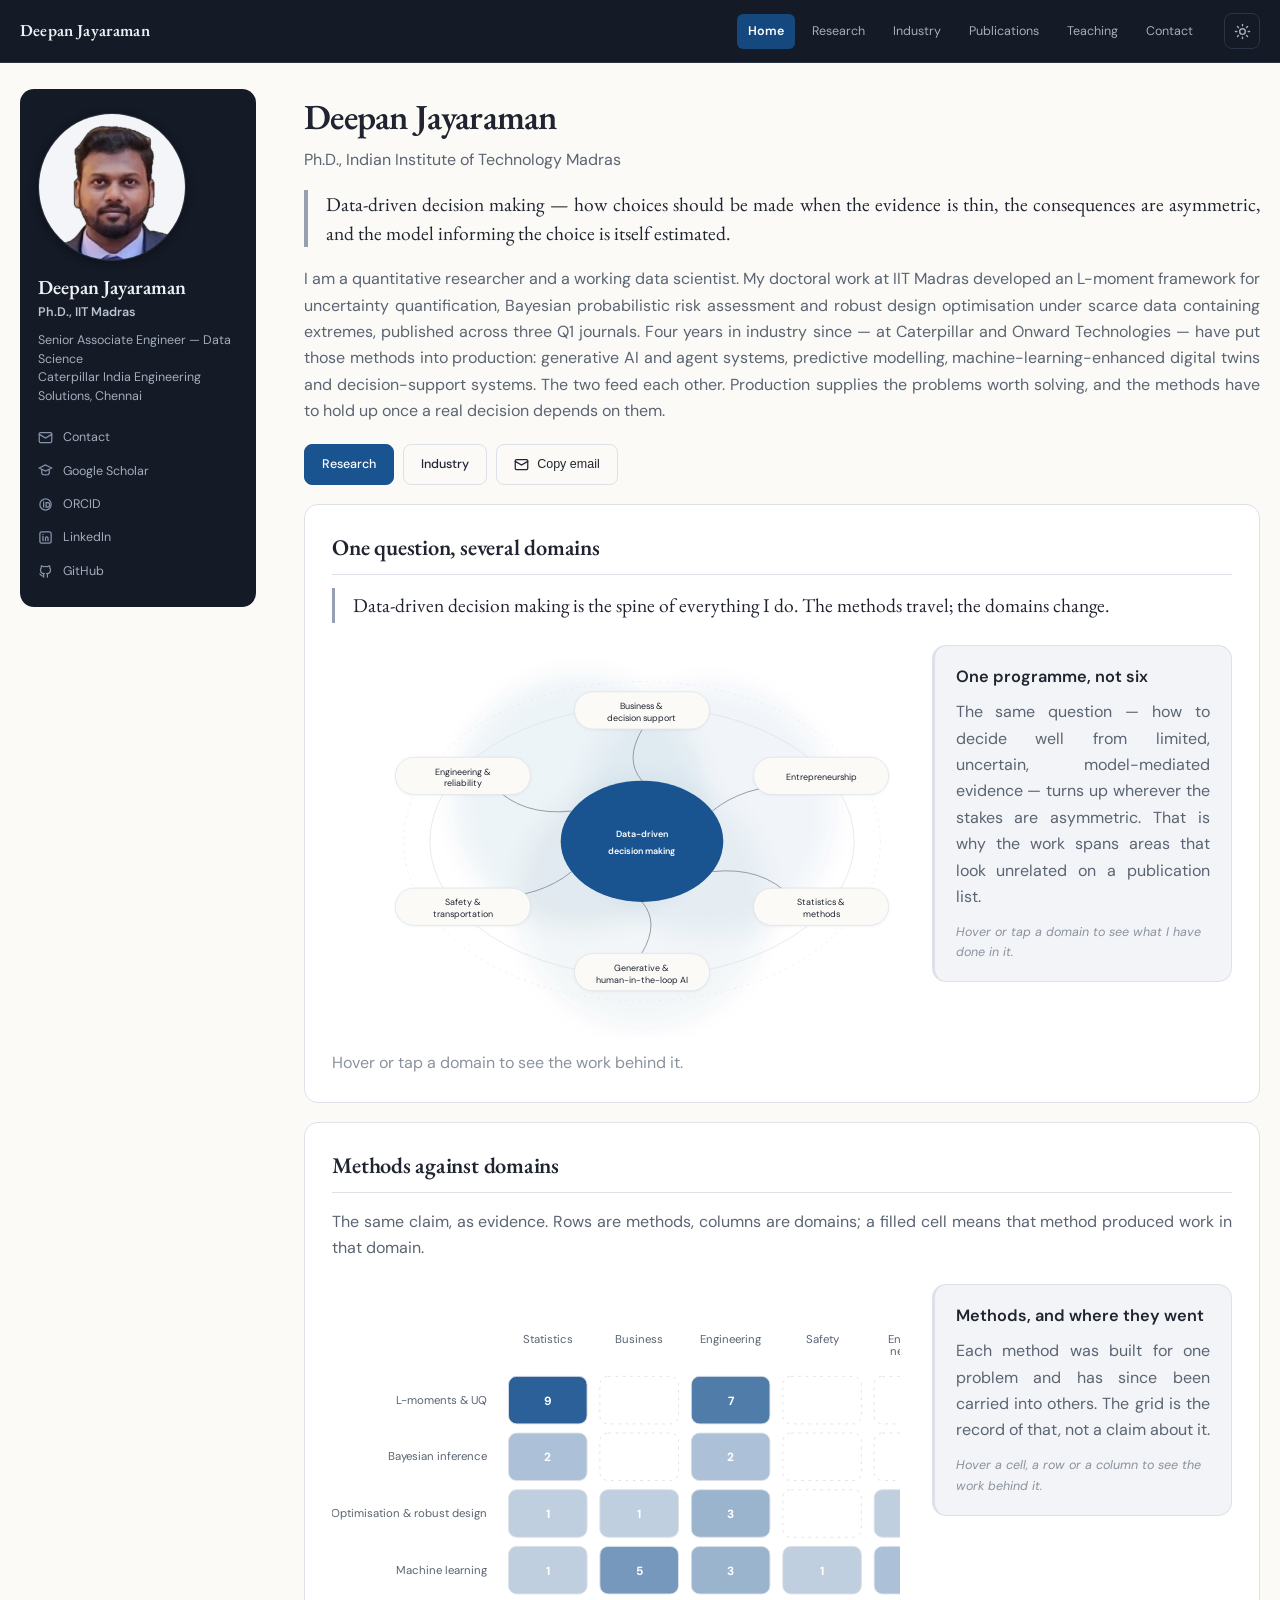
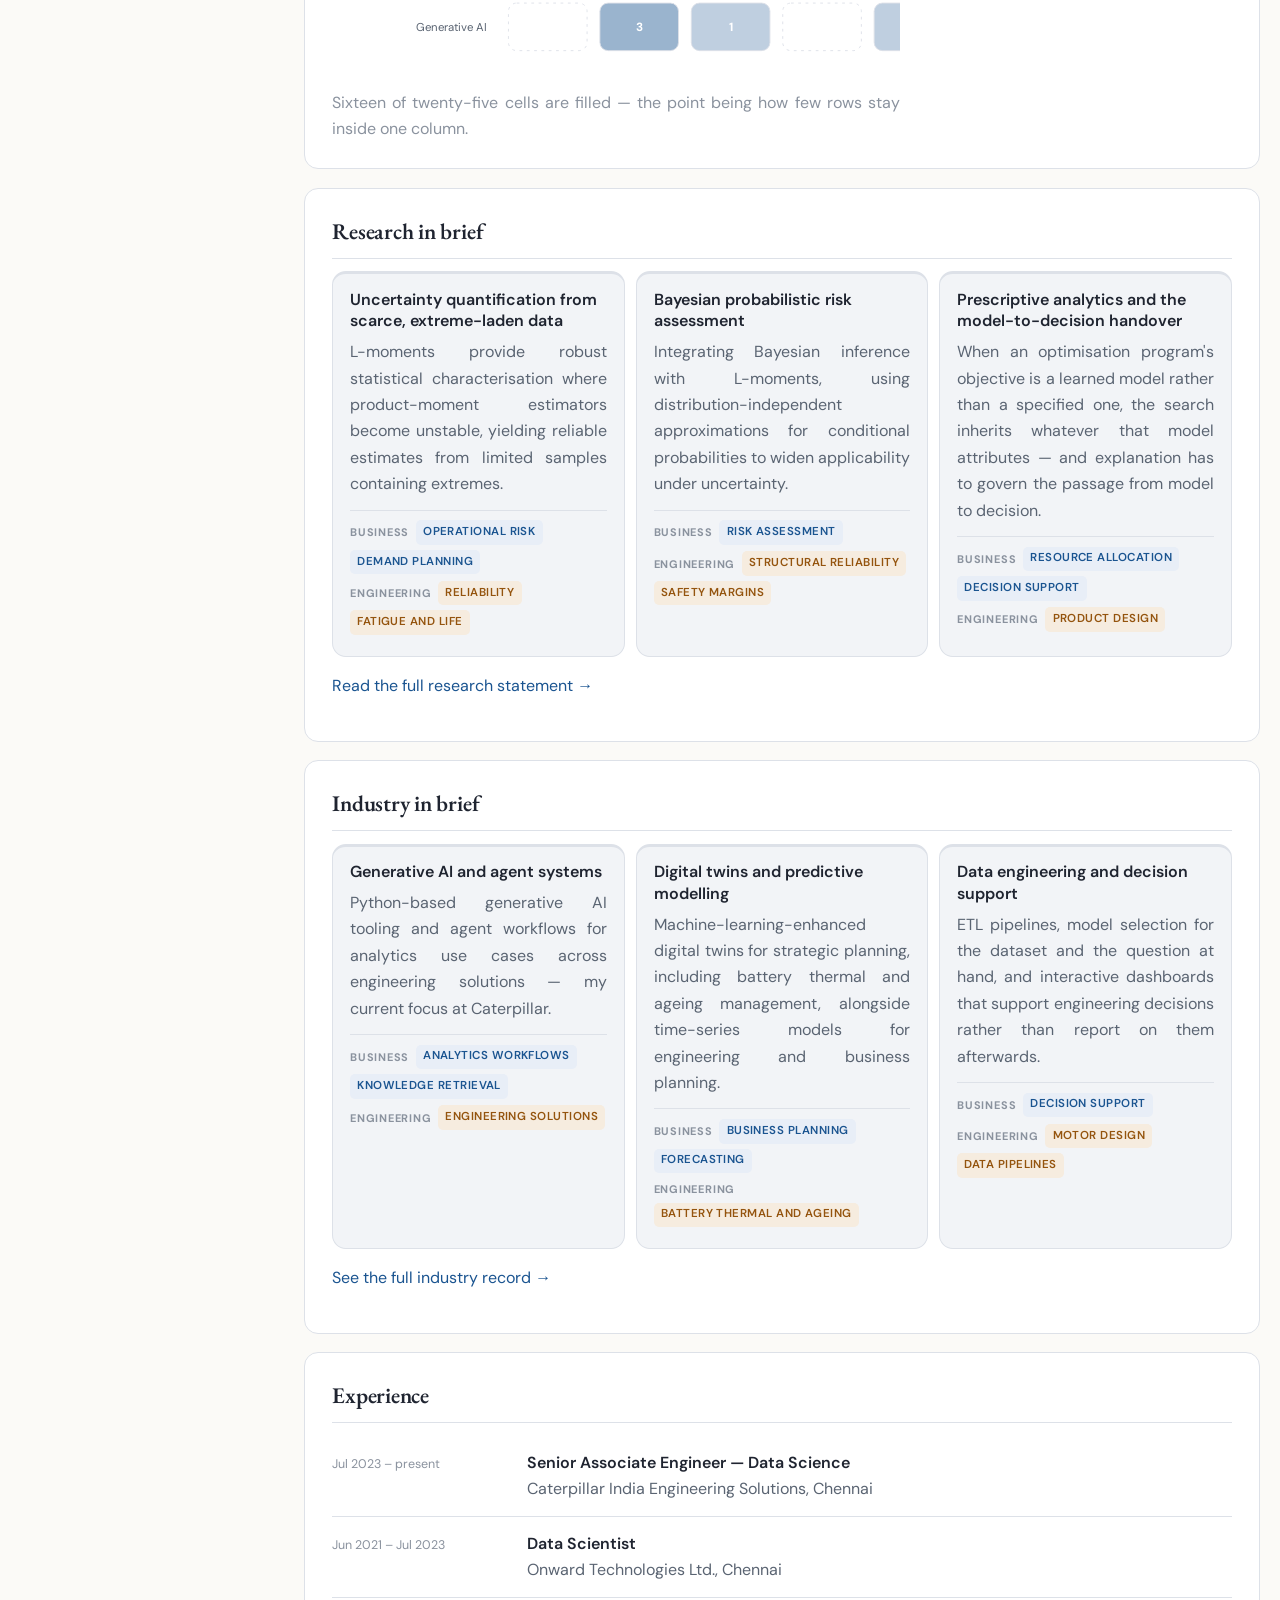
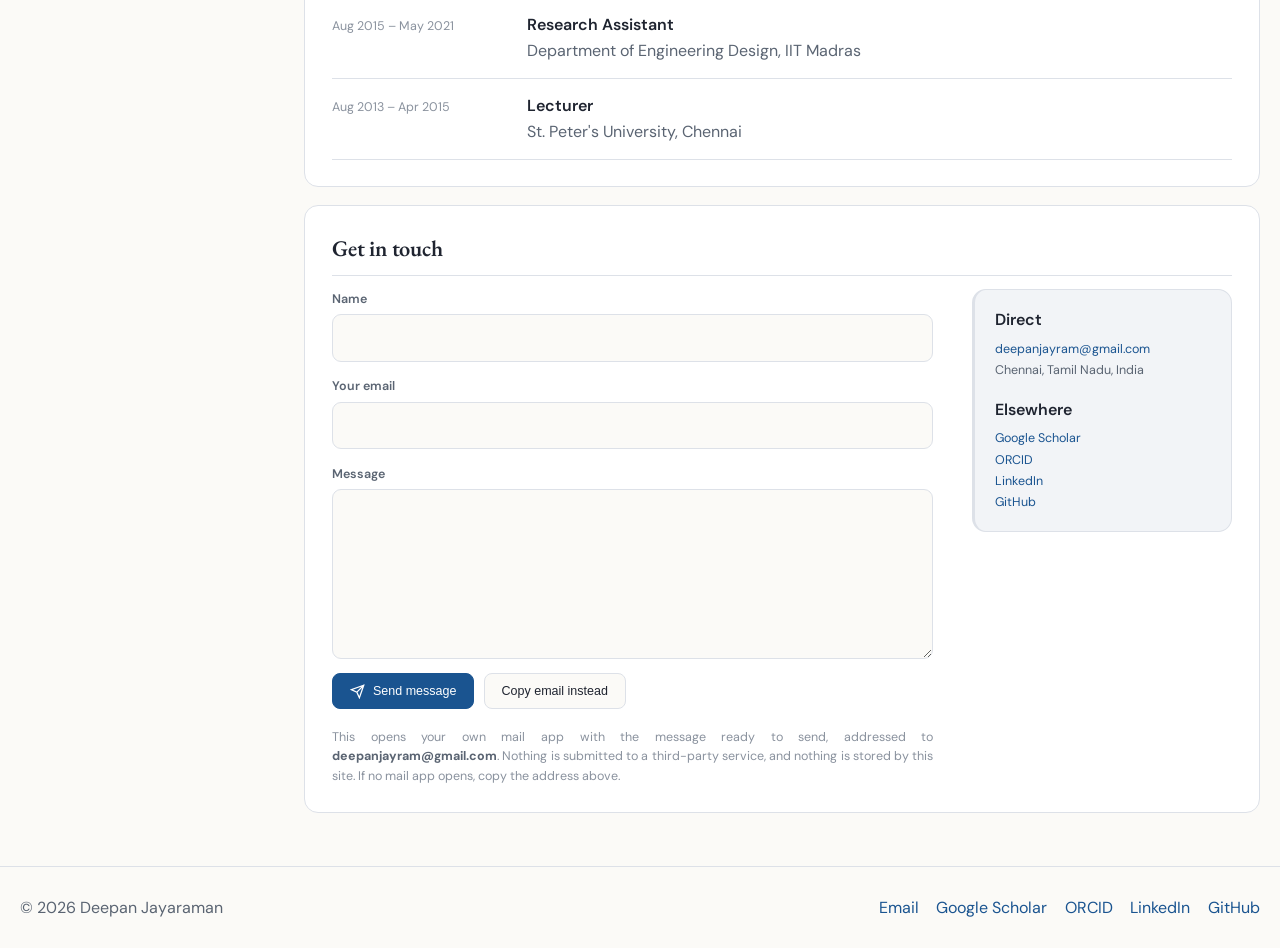
<file: index.html>
<!DOCTYPE html>
<html lang="en">
<head>
<meta charset="utf-8">
<meta name="viewport" content="width=device-width, initial-scale=1">
<title>Deepan Jayaraman — Research &amp; Applied Data Science</title>
<meta name="description" content="Deepan Jayaraman, Ph.D. (IIT Madras). Research on decision making under uncertainty, and applied data science in industry — generative AI, predictive modelling, digital twins and decision-support systems.">
<meta name="author" content="Deepan Jayaraman">
<link rel="canonical" href="https://deepanjayaraman.github.io/">
<meta property="og:title" content="Deepan Jayaraman">
<meta property="og:description" content="Research on decision making under uncertainty, and applied data science in industry.">
<meta property="og:type" content="profile">
<link rel="icon" href="data:image/svg+xml,<svg xmlns='http://www.w3.org/2000/svg' viewBox='0 0 100 100'><text y='.9em' font-size='90' font-family='Georgia,serif' fill='%231f3864'>D</text></svg>">
<link rel="stylesheet" href="assets/style.css?v=50">
</head>
<body>
<a class="skip" href="#main">Skip to content</a>

<header class="site-header">
  <div class="wrap nav">
    <a class="brand" href="index.html">Deepan&nbsp;Jayaraman</a>
    <nav class="nav-links" id="nav-links">
      <a href="index.html" aria-current="page">Home</a>
      <a href="research.html">Research</a>
      <a href="industry.html">Industry</a>
      <a href="publications.html">Publications</a>
      <a href="teaching.html">Teaching</a>
      <a href="#contact">Contact</a>
    </nav>
    <button class="icon-btn" id="theme-toggle" aria-label="Toggle colour theme" title="Toggle theme">
      <svg id="theme-light" viewBox="0 0 24 24" fill="none" stroke="currentColor" stroke-width="2" stroke-linecap="round"><circle cx="12" cy="12" r="4"/><path d="M12 2v2M12 20v2M4.9 4.9l1.4 1.4M17.7 17.7l1.4 1.4M2 12h2M20 12h2M4.9 19.1l1.4-1.4M17.7 6.3l1.4-1.4"/></svg>
      <svg id="theme-dark" viewBox="0 0 24 24" fill="none" stroke="currentColor" stroke-width="2" stroke-linecap="round"><path d="M21 12.8A9 9 0 1 1 11.2 3a7 7 0 0 0 9.8 9.8z"/></svg>
    </button>
    <button class="icon-btn nav-toggle" id="nav-toggle" aria-label="Menu" aria-expanded="false" aria-controls="nav-links">
      <svg viewBox="0 0 24 24" fill="none" stroke="currentColor" stroke-width="2" stroke-linecap="round"><path d="M3 6h18M3 12h18M3 18h18"/></svg>
    </button>
  </div>
</header>

<main id="main">

  <div class="wrap page">
  <aside class="side-profile">
    <img class="side-photo" src="assets/deepan.jpg?v=50" alt="Deepan Jayaraman" width="500" height="500">
    <p class="side-name">Deepan Jayaraman</p>
    <p class="side-role">Ph.D., IIT Madras</p>
    <p class="side-org">Senior Associate Engineer&nbsp;— Data Science<br>Caterpillar India Engineering Solutions, Chennai</p>
    <ul class="side-links">
      <li><a href="#contact"><svg viewBox="0 0 24 24" fill="none" stroke="currentColor" stroke-width="2" stroke-linecap="round"><rect x="2" y="4" width="20" height="16" rx="2"/><path d="m2 7 10 6 10-6"/></svg>Contact</a></li>
      <li><a href="https://scholar.google.com/citations?user=270_P4EAAAAJ&amp;hl=en" rel="noopener"><svg viewBox="0 0 24 24" fill="none" stroke="currentColor" stroke-width="2" stroke-linecap="round"><path d="M12 3 2 8l10 5 10-5-10-5z"/><path d="M6 10.5V16c0 1.7 2.7 3 6 3s6-1.3 6-3v-5.5"/></svg>Google Scholar</a></li>
      <li><a href="https://orcid.org/0000-0002-4991-4001" rel="noopener"><svg viewBox="0 0 24 24" fill="none" stroke="currentColor" stroke-width="2" stroke-linecap="round"><circle cx="12" cy="12" r="9"/><path d="M9 9v7M9 6.6v.01M13 16V9h2.2a3.5 3.5 0 0 1 0 7z"/></svg>ORCID</a></li>
      <li><a href="https://www.linkedin.com/in/deepanjayaramanan/" rel="noopener"><svg viewBox="0 0 24 24" fill="none" stroke="currentColor" stroke-width="2" stroke-linecap="round"><rect x="3" y="3" width="18" height="18" rx="3"/><path d="M8 10v7M8 7v.01M12 17v-4a2 2 0 0 1 4 0v4"/></svg>LinkedIn</a></li>
      <li><a href="https://github.com/DeepanJayaraman" rel="noopener"><svg viewBox="0 0 24 24" fill="none" stroke="currentColor" stroke-width="2" stroke-linecap="round"><path d="M9 19c-4 1.4-4-2.4-6-3m12 5v-3.5c0-1 .1-1.4-.5-2 2.8-.3 5.5-1.4 5.5-6a4.6 4.6 0 0 0-1.3-3.2 4.3 4.3 0 0 0-.1-3.2s-1.1-.3-3.5 1.3a12 12 0 0 0-6.2 0C6.5 2.8 5.4 3.1 5.4 3.1a4.3 4.3 0 0 0-.1 3.2A4.6 4.6 0 0 0 4 9.5c0 4.6 2.7 5.7 5.5 6-.6.6-.6 1.2-.5 2V21"/></svg>GitHub</a></li>
    </ul>
  </aside>
   <div class="page-body">

   <div class="hero">
    <div class="hero-grid">
      <div>
        <h1>Deepan Jayaraman</h1>
        <p class="credential">Ph.D., Indian Institute of Technology Madras</p>

        <p class="positioning">Data-driven decision making — how choices should be made when the
          evidence is thin, the consequences are asymmetric, and the model informing the choice is
          itself estimated.</p>

        <p class="bio">I am a quantitative researcher and a working data scientist. My doctoral
          work at IIT Madras developed an L-moment framework for uncertainty quantification, Bayesian
          probabilistic risk assessment and robust design optimisation under scarce data containing
          extremes, published across three Q1 journals. Four years in industry since — at Caterpillar
          and Onward Technologies — have put those methods into production: generative AI and agent
          systems, predictive modelling, machine-learning-enhanced digital twins and decision-support
          systems. The two feed each other. Production supplies the problems worth solving, and the
          methods have to hold up once a real decision depends on them.</p>

        <div class="actions">
          <a class="btn btn-primary" href="research.html">Research</a>
          <a class="btn" href="industry.html">Industry</a>
          <button class="btn" data-copy="deepanjayram@gmail.com">
            <svg viewBox="0 0 24 24" fill="none" stroke="currentColor" stroke-width="2" stroke-linecap="round"><rect x="2" y="4" width="20" height="16" rx="2"/><path d="m2 7 10 6 10-6"/></svg>
            Copy email
          </button>
        </div>
      </div>

    </div>
  </div>


    <section class="reveal">
      <div class="section-head"><h2>One question, several domains</h2></div>
      <p class="theme-spine">Data-driven decision making is the spine of everything I do. The
        methods travel; the domains change.</p>
      <div class="hub-wrap">
      <figure class="diagram">
        <div class="scroller">
        <svg id="domain-hub" viewBox="0 0 900 570" role="img" aria-labelledby="hubTitle hubDesc">
          <title id="hubTitle">Data-driven decision making across six domains</title>
          <desc id="hubDesc">An interactive figure. A central field, data-driven decision making,
            sits inside three overlapping translucent regions, with six domains arranged around it.
            Hover or focus a domain to see the work in that area.</desc>

          <defs>
            <radialGradient id="hubGrad" cx="50%" cy="42%" r="62%">
              <stop offset="0%" stop-color="var(--accent-2)"/>
              <stop offset="100%" stop-color="var(--accent)"/>
            </radialGradient>
            <filter id="soft" x="-20%" y="-20%" width="140%" height="140%">
              <feGaussianBlur stdDeviation="16"/>
            </filter>
          </defs>

          <!-- overlapping translucent fields -->
          <g class="dg-field" filter="url(#soft)">
            <circle cx="360" cy="228" r="182"/>
            <circle cx="546" cy="240" r="182"/>
            <circle cx="452" cy="372" r="182"/>
          </g>
          <g class="dg-ring">
            <ellipse cx="450" cy="285" rx="346" ry="232"/>
            <ellipse cx="450" cy="285" rx="308" ry="196"/>
          </g>

          <g class="dg-line" stroke-width="1.3">
            <path class="spoke spoke-business" d="M450 197 Q424 167 450 123"/>
            <path class="spoke spoke-entrepreneurship" d="M552 241 Q598 204 667 204"/>
            <path class="spoke spoke-statistics" d="M552 329 Q624 321 667 366"/>
            <path class="spoke spoke-genai" d="M450 373 Q476 403 450 447"/>
            <path class="spoke spoke-safety" d="M348 329 Q302 366 233 366"/>
            <path class="spoke spoke-engineering" d="M348 241 Q276 249 233 204"/>
          </g>

          <ellipse class="dg-hub" cx="450" cy="285" rx="118" ry="88"/>
          <text class="dg-hub-text" x="450" y="279" text-anchor="middle">Data-driven</text>
          <text class="dg-hub-text" x="450" y="303" text-anchor="middle">decision making</text>

            <g class="dg-node" data-domain="business" tabindex="0" role="button"
               aria-controls="domain-detail" aria-label="Business and decision support">
              <rect class="dg-box" x="352" y="68" width="196" height="54" rx="27"/>
              <text class="dg-label" x="450" y="93" text-anchor="middle">Business &amp;</text><text class="dg-label" x="450" y="110" text-anchor="middle">decision support</text>
            </g>
            <g class="dg-node" data-domain="entrepreneurship" tabindex="0" role="button"
               aria-controls="domain-detail" aria-label="Entrepreneurship">
              <rect class="dg-box" x="612" y="163" width="196" height="54" rx="27"/>
              <text class="dg-label" x="710" y="196" text-anchor="middle">Entrepreneurship</text>
            </g>
            <g class="dg-node" data-domain="statistics" tabindex="0" role="button"
               aria-controls="domain-detail" aria-label="Statistics and methods">
              <rect class="dg-box" x="612" y="353" width="196" height="54" rx="27"/>
              <text class="dg-label" x="710" y="378" text-anchor="middle">Statistics &amp;</text><text class="dg-label" x="710" y="395" text-anchor="middle">methods</text>
            </g>
            <g class="dg-node" data-domain="genai" tabindex="0" role="button"
               aria-controls="domain-detail" aria-label="Generative and human-in-the-loop AI">
              <rect class="dg-box" x="352" y="448" width="196" height="54" rx="27"/>
              <text class="dg-label" x="450" y="473" text-anchor="middle">Generative &amp;</text><text class="dg-label" x="450" y="490" text-anchor="middle">human-in-the-loop AI</text>
            </g>
            <g class="dg-node" data-domain="safety" tabindex="0" role="button"
               aria-controls="domain-detail" aria-label="Safety and transportation">
              <rect class="dg-box" x="92" y="353" width="196" height="54" rx="27"/>
              <text class="dg-label" x="190" y="378" text-anchor="middle">Safety &amp;</text><text class="dg-label" x="190" y="395" text-anchor="middle">transportation</text>
            </g>
            <g class="dg-node" data-domain="engineering" tabindex="0" role="button"
               aria-controls="domain-detail" aria-label="Engineering and reliability">
              <rect class="dg-box" x="92" y="163" width="196" height="54" rx="27"/>
              <text class="dg-label" x="190" y="188" text-anchor="middle">Engineering &amp;</text><text class="dg-label" x="190" y="205" text-anchor="middle">reliability</text>
            </g>
        </svg>
        </div>
        <figcaption>Hover or tap a domain to see the work behind it.</figcaption>
      </figure>

      <aside class="hub-detail" id="domain-detail" aria-live="polite">
        <h3>One programme, not six</h3>
        <p>The same question — how to decide well from limited, uncertain, model-mediated evidence —
          turns up wherever the stakes are asymmetric. That is why the work spans areas that look
          unrelated on a publication list.</p>
        <p class="hint">Hover or tap a domain to see what I have done in it.</p>
      </aside>
      </div>
    </section>

    <section class="reveal">
      <div class="section-head"><h2>Methods against domains</h2></div>
      <p class="narrow" style="color:var(--muted)">The same claim, as evidence. Rows are methods,
        columns are domains; a filled cell means that method produced work in that domain.</p>

      <div class="hub-wrap">
      <figure class="diagram">
        <div class="scroller">
          <svg id="method-matrix" viewBox="0 0 700 430" role="img"
               aria-labelledby="mxTitle mxDesc"></svg>
        </div>
        <figcaption>Sixteen of twenty-five cells are filled — the point being how few rows stay
          inside one column.</figcaption>
      </figure>

      <aside class="hub-detail" id="matrix-detail" aria-live="polite">
        <h3>Methods, and where they went</h3>
        <p>Each method was built for one problem and has since been carried into others. The grid
          is the record of that, not a claim about it.</p>
        <p class="hint">Hover a cell, a row or a column to see the work behind it.</p>
      </aside>
      </div>
    </section>

    <section class="reveal">
      <div class="section-head"><h2>Research in brief</h2></div>
      <div class="card-grid">
        <div class="card">
        <h3>Uncertainty quantification from scarce, extreme-laden data</h3>
        <p>L-moments provide robust statistical characterisation where product-moment estimators
          become unstable, yielding reliable estimates from limited samples containing extremes.</p>
      
          <div class="card-meta">
            <div class="card-areas"><span class="alab">Business</span><span class="area">Operational risk</span><span class="area">Demand planning</span></div>
            <div class="card-areas"><span class="alab">Engineering</span><span class="area eng">Reliability</span><span class="area eng">Fatigue and life</span></div>
          </div>
      </div>
        <div class="card">
        <h3>Bayesian probabilistic risk assessment</h3>
        <p>Integrating Bayesian inference with L-moments, using distribution-independent
          approximations for conditional probabilities to widen applicability under uncertainty.</p>
      
          <div class="card-meta">
            <div class="card-areas"><span class="alab">Business</span><span class="area">Risk assessment</span></div>
            <div class="card-areas"><span class="alab">Engineering</span><span class="area eng">Structural reliability</span><span class="area eng">Safety margins</span></div>
          </div>
      </div>
        <div class="card">
        <h3>Prescriptive analytics and the model-to-decision handover</h3>
        <p>When an optimisation program's objective is a learned model rather than a specified one,
          the search inherits whatever that model attributes — and explanation has to govern the
          passage from model to decision.</p>
      
          <div class="card-meta">
            <div class="card-areas"><span class="alab">Business</span><span class="area">Resource allocation</span><span class="area">Decision support</span></div>
            <div class="card-areas"><span class="alab">Engineering</span><span class="area eng">Product design</span></div>
          </div>
      </div>
      </div>

      <p><a href="research.html">Read the full research statement →</a></p>
    </section>

    <section class="reveal">
      <div class="section-head"><h2>Industry in brief</h2></div>
      <div class="card-grid">
        <div class="card">
        <h3>Generative AI and agent systems</h3>
        <p>Python-based generative AI tooling and agent workflows for analytics use cases across
          engineering solutions — my current focus at Caterpillar.</p>
      
          <div class="card-meta">
            <div class="card-areas"><span class="alab">Business</span><span class="area">Analytics workflows</span><span class="area">Knowledge retrieval</span></div>
            <div class="card-areas"><span class="alab">Engineering</span><span class="area eng">Engineering solutions</span></div>
          </div>
      </div>
        <div class="card">
        <h3>Digital twins and predictive modelling</h3>
        <p>Machine-learning-enhanced digital twins for strategic planning, including battery thermal
          and ageing management, alongside time-series models for engineering and business planning.</p>
      
          <div class="card-meta">
            <div class="card-areas"><span class="alab">Business</span><span class="area">Business planning</span><span class="area">Forecasting</span></div>
            <div class="card-areas"><span class="alab">Engineering</span><span class="area eng">Battery thermal and ageing</span></div>
          </div>
      </div>
        <div class="card">
        <h3>Data engineering and decision support</h3>
        <p>ETL pipelines, model selection for the dataset and the question at hand, and interactive
          dashboards that support engineering decisions rather than report on them afterwards.</p>
      
          <div class="card-meta">
            <div class="card-areas"><span class="alab">Business</span><span class="area">Decision support</span></div>
            <div class="card-areas"><span class="alab">Engineering</span><span class="area eng">Motor design</span><span class="area eng">Data pipelines</span></div>
          </div>
      </div>
      </div>

      <p><a href="industry.html">See the full industry record →</a></p>
    </section>

    <section class="reveal">
      <div class="section-head"><h2>Experience</h2></div>
      <ul class="timeline">
        <li>
          <span class="when">Jul 2023 – present</span>
          <span class="what"><strong>Senior Associate Engineer — Data Science</strong><br>
            <span class="where">Caterpillar India Engineering Solutions, Chennai</span></span>
        </li>
        <li>
          <span class="when">Jun 2021 – Jul 2023</span>
          <span class="what"><strong>Data Scientist</strong><br>
            <span class="where">Onward Technologies Ltd., Chennai</span></span>
        </li>
        <li>
          <span class="when">Aug 2015 – May 2021</span>
          <span class="what"><strong>Research Assistant</strong><br>
            <span class="where">Department of Engineering Design, IIT Madras</span></span>
        </li>
        <li>
          <span class="when">Aug 2013 – Apr 2015</span>
          <span class="what"><strong>Lecturer</strong><br>
            <span class="where">St. Peter's University, Chennai</span></span>
        </li>
      </ul>
    </section>

    <section class="reveal" id="contact">
      <div class="section-head"><h2>Get in touch</h2></div>
      <div class="contact-wrap">
        <form class="contact-form" id="contact-form" novalidate>
          <div class="field">
            <label for="cf-name">Name</label>
            <input type="text" id="cf-name" name="name" required autocomplete="name">
          </div>
          <div class="field">
            <label for="cf-email">Your email</label>
            <input type="email" id="cf-email" name="email" required autocomplete="email">
          </div>
          <div class="field">
            <label for="cf-msg">Message</label>
            <textarea id="cf-msg" name="message" rows="6" required></textarea>
          </div>
          <p class="cf-error" id="cf-error" hidden></p>
          <div class="actions">
            <button class="btn btn-primary" type="submit">
              <svg viewBox="0 0 24 24" fill="none" stroke="currentColor" stroke-width="2" stroke-linecap="round"><path d="M22 2 11 13M22 2l-7 20-4-9-9-4z"/></svg>
              Send message
            </button>
            <button class="btn" type="button" data-copy="deepanjayram@gmail.com">Copy email instead</button>
          </div>
          <p class="cf-note">This opens your own mail app with the message ready to send, addressed to
            <strong>deepanjayram@gmail.com</strong>. Nothing is submitted to a third-party service, and
            nothing is stored by this site. If no mail app opens, copy the address above.</p>
        </form>

        <aside class="contact-side">
          <h3>Direct</h3>
          <p><a href="mailto:deepanjayram@gmail.com">deepanjayram@gmail.com</a><br>
            Chennai, Tamil Nadu, India</p>
          <h3>Elsewhere</h3>
          <p><a href="https://scholar.google.com/citations?user=270_P4EAAAAJ&amp;hl=en" rel="noopener">Google&nbsp;Scholar</a><br>
            <a href="https://orcid.org/0000-0002-4991-4001" rel="noopener">ORCID</a><br>
            <a href="https://www.linkedin.com/in/deepanjayaramanan/" rel="noopener">LinkedIn</a><br>
            <a href="https://github.com/DeepanJayaraman" rel="noopener">GitHub</a></p>
        </aside>
      </div>
    </section>

   </div>
  </div>
</main>

<footer class="site-footer">
  <div class="wrap footer-grid">
    <div>© <span id="year">2026</span> Deepan Jayaraman</div>
    <nav class="footer-links">
      <a href="mailto:deepanjayram@gmail.com">Email</a>
      <a href="https://scholar.google.com/citations?user=270_P4EAAAAJ&amp;hl=en" rel="noopener">Google&nbsp;Scholar</a>
      <a href="https://orcid.org/0000-0002-4991-4001" rel="noopener">ORCID</a>
      <a href="https://www.linkedin.com/in/deepanjayaramanan/" rel="noopener">LinkedIn</a>
      <a href="https://github.com/DeepanJayaraman" rel="noopener">GitHub</a>
    </nav>
  </div>
</footer>

<script src="assets/main.js?v=50"></script>
<script src="assets/figures.js?v=50"></script>
</body>
</html>
</file>
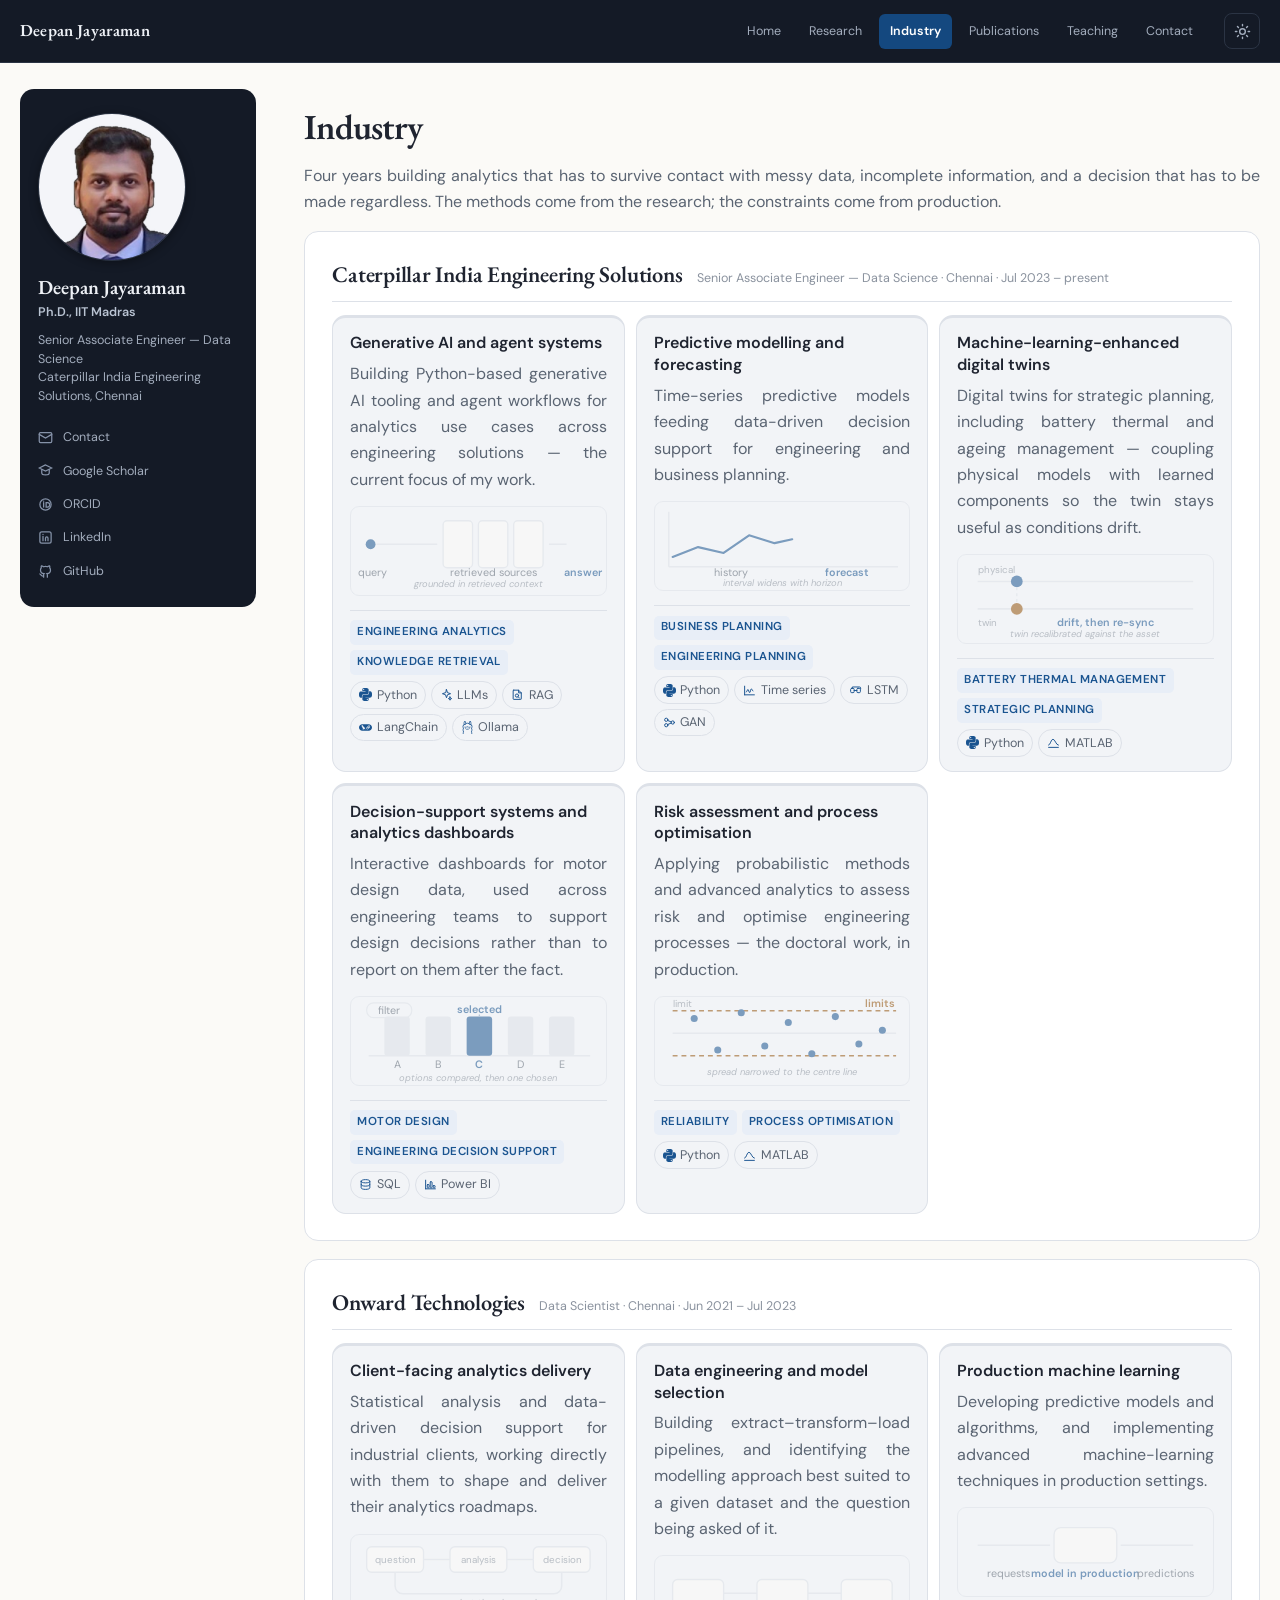
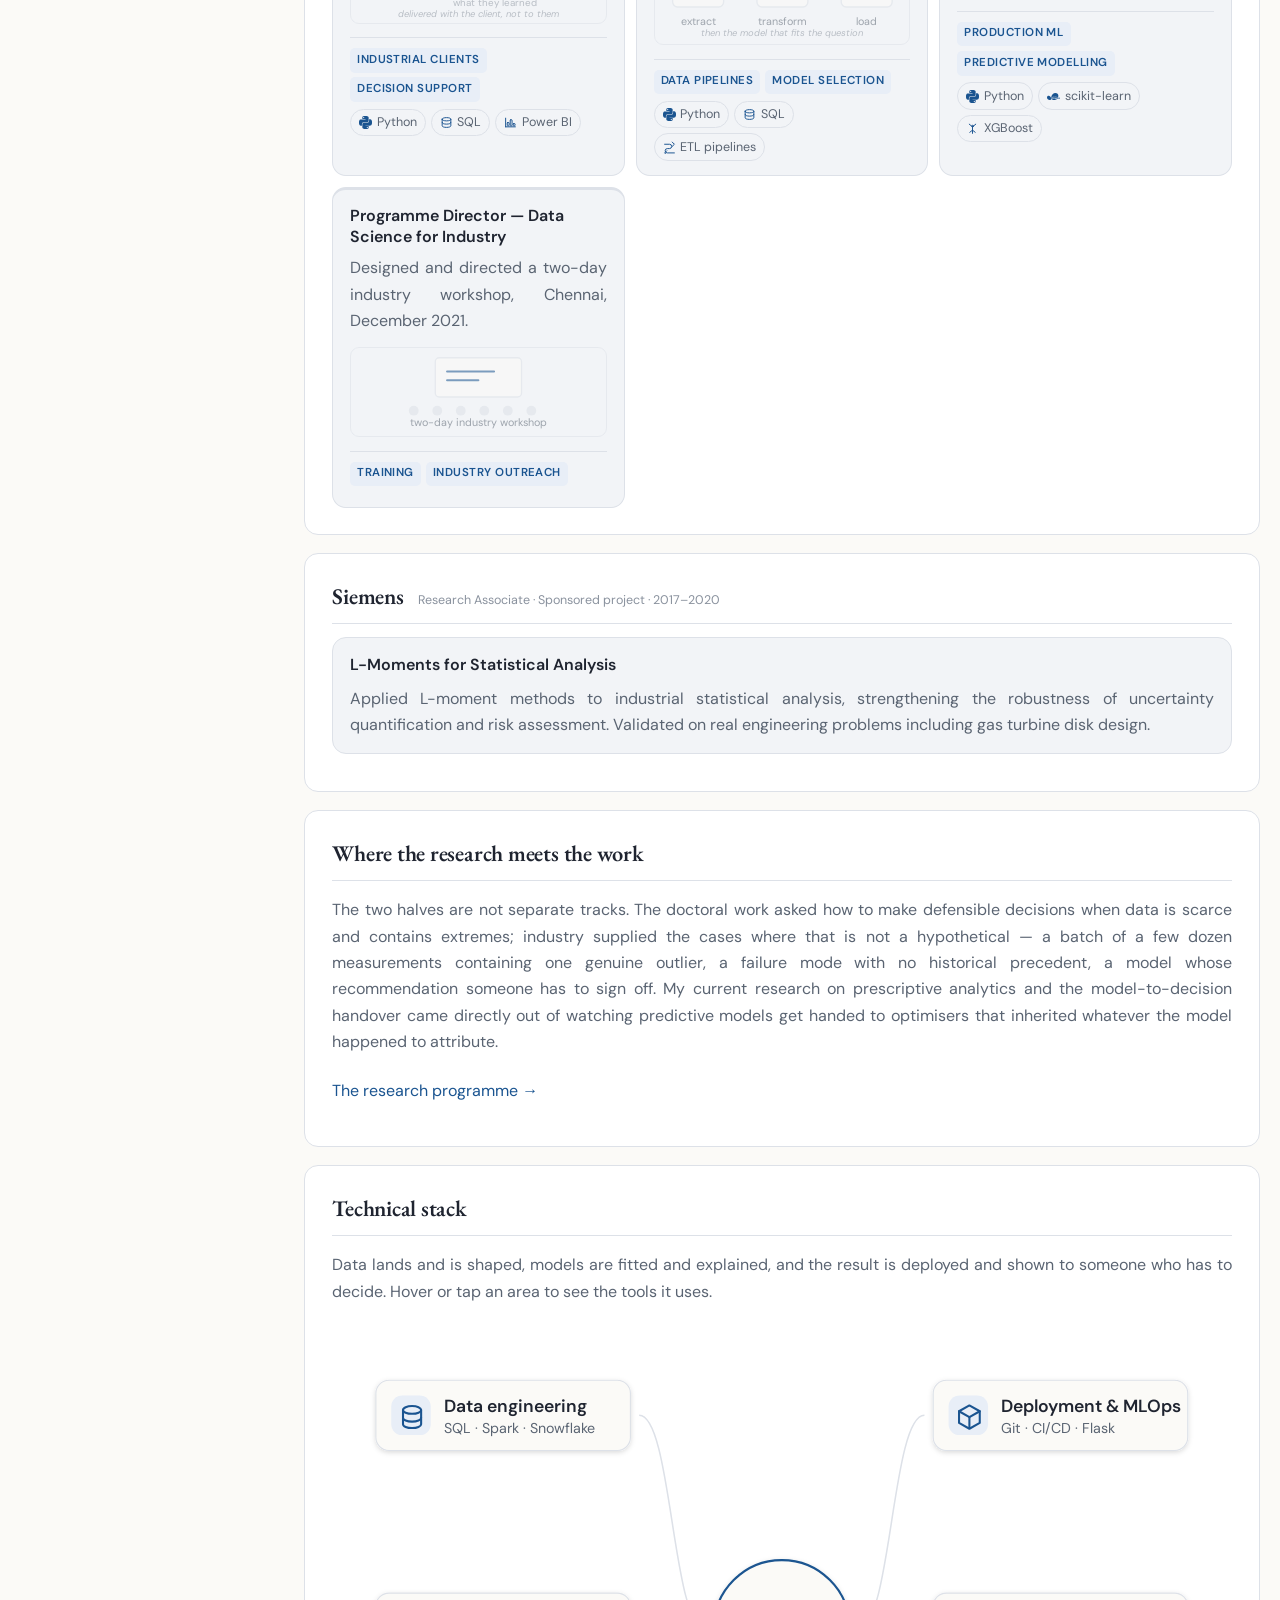
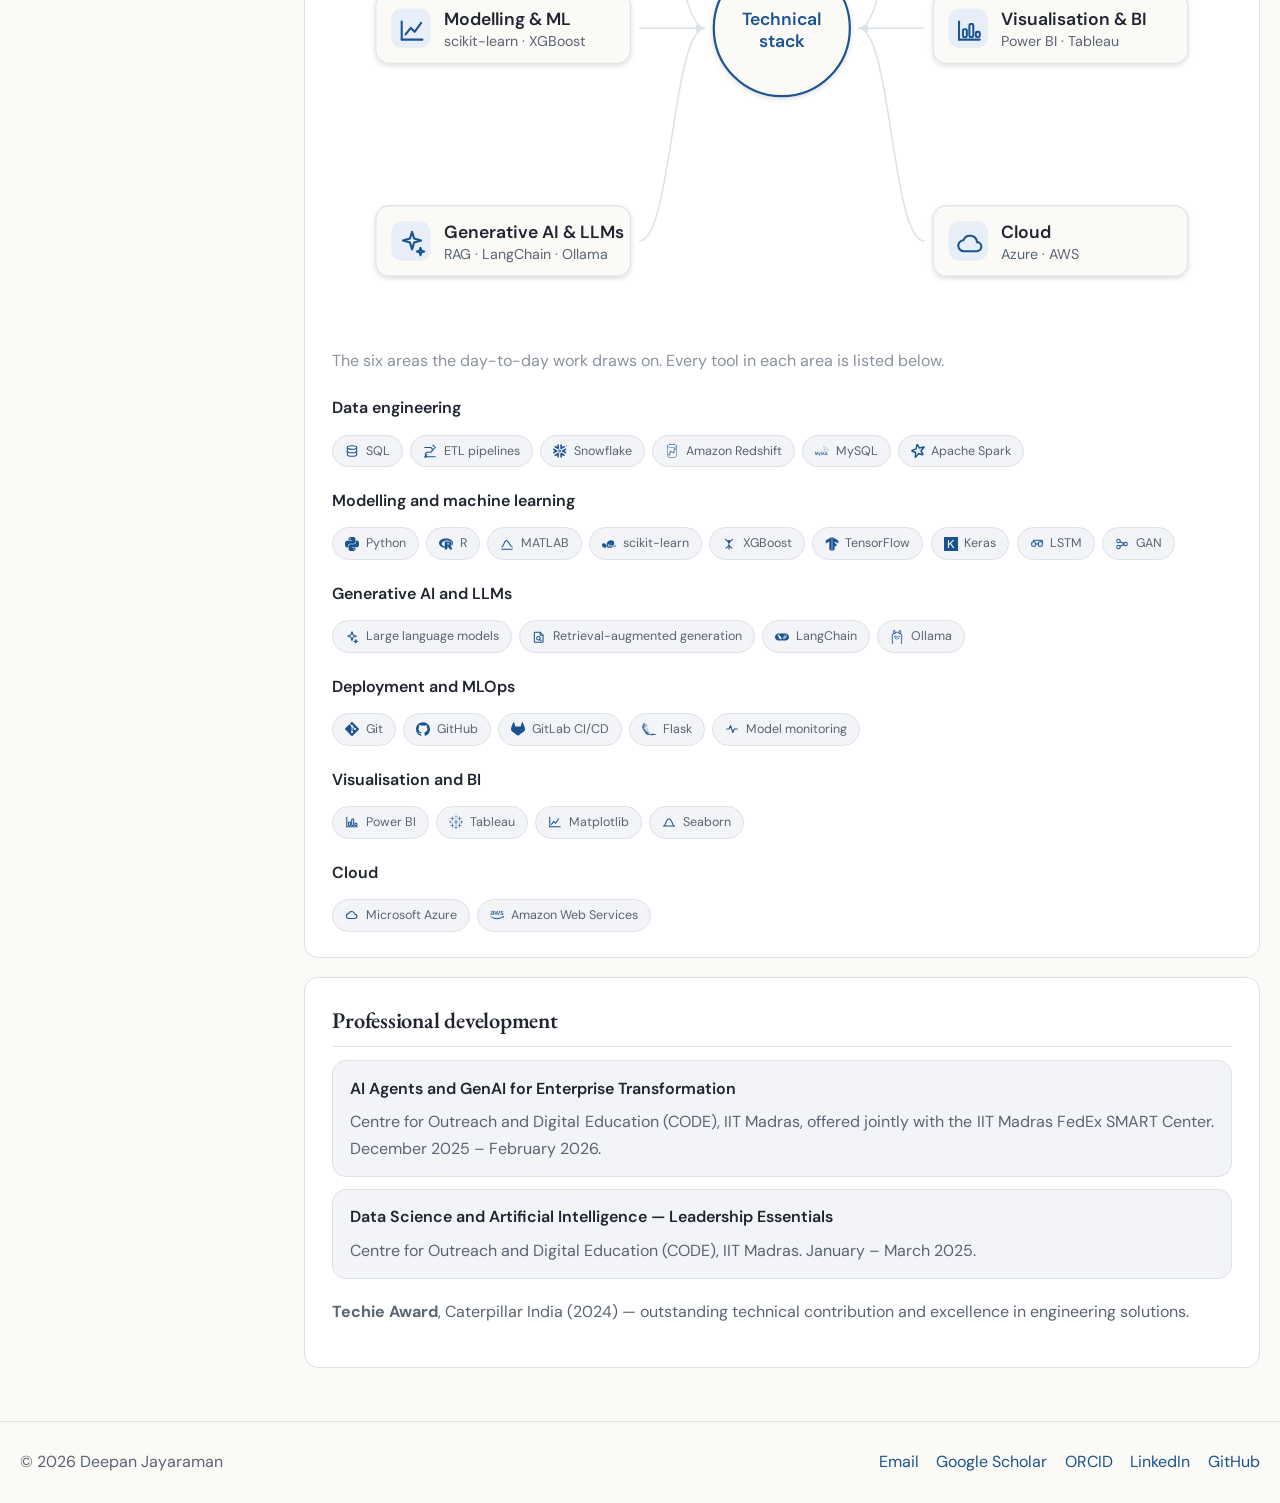
<file: industry.html>
<!DOCTYPE html>
<html lang="en">
<head>
<meta charset="utf-8">
<meta name="viewport" content="width=device-width, initial-scale=1">
<title>Industry — Deepan Jayaraman</title>
<meta name="description" content="Applied data science in industry: generative AI and agents, predictive modelling, digital twins, data engineering and decision-support systems at Caterpillar, Onward Technologies and Siemens.">
<link rel="icon" href="data:image/svg+xml,<svg xmlns='http://www.w3.org/2000/svg' viewBox='0 0 100 100'><text y='.9em' font-size='90' font-family='Georgia,serif' fill='%231f3864'>D</text></svg>">
<link rel="stylesheet" href="assets/style.css?v=50">
</head>
<body>
<a class="skip" href="#main">Skip to content</a>

<header class="site-header">
  <div class="wrap nav">
    <a class="brand" href="index.html">Deepan&nbsp;Jayaraman</a>
    <nav class="nav-links" id="nav-links">
      <a href="index.html">Home</a>
      <a href="research.html">Research</a>
      <a href="industry.html" aria-current="page">Industry</a>
      <a href="publications.html">Publications</a>
      <a href="teaching.html">Teaching</a>
      <a href="index.html#contact">Contact</a>
    </nav>
    <button class="icon-btn" id="theme-toggle" aria-label="Toggle colour theme" title="Toggle theme">
      <svg id="theme-light" viewBox="0 0 24 24" fill="none" stroke="currentColor" stroke-width="2" stroke-linecap="round"><circle cx="12" cy="12" r="4"/><path d="M12 2v2M12 20v2M4.9 4.9l1.4 1.4M17.7 17.7l1.4 1.4M2 12h2M20 12h2M4.9 19.1l1.4-1.4M17.7 6.3l1.4-1.4"/></svg>
      <svg id="theme-dark" viewBox="0 0 24 24" fill="none" stroke="currentColor" stroke-width="2" stroke-linecap="round"><path d="M21 12.8A9 9 0 1 1 11.2 3a7 7 0 0 0 9.8 9.8z"/></svg>
    </button>
    <button class="icon-btn nav-toggle" id="nav-toggle" aria-label="Menu" aria-expanded="false" aria-controls="nav-links">
      <svg viewBox="0 0 24 24" fill="none" stroke="currentColor" stroke-width="2" stroke-linecap="round"><path d="M3 6h18M3 12h18M3 18h18"/></svg>
    </button>
  </div>
</header>

<main id="main">
  <div class="wrap page">
  <aside class="side-profile">
    <img class="side-photo" src="assets/deepan.jpg?v=50" alt="Deepan Jayaraman" width="500" height="500">
    <p class="side-name">Deepan Jayaraman</p>
    <p class="side-role">Ph.D., IIT Madras</p>
    <p class="side-org">Senior Associate Engineer&nbsp;— Data Science<br>Caterpillar India Engineering Solutions, Chennai</p>
    <ul class="side-links">
      <li><a href="index.html#contact"><svg viewBox="0 0 24 24" fill="none" stroke="currentColor" stroke-width="2" stroke-linecap="round"><rect x="2" y="4" width="20" height="16" rx="2"/><path d="m2 7 10 6 10-6"/></svg>Contact</a></li>
      <li><a href="https://scholar.google.com/citations?user=270_P4EAAAAJ&amp;hl=en" rel="noopener"><svg viewBox="0 0 24 24" fill="none" stroke="currentColor" stroke-width="2" stroke-linecap="round"><path d="M12 3 2 8l10 5 10-5-10-5z"/><path d="M6 10.5V16c0 1.7 2.7 3 6 3s6-1.3 6-3v-5.5"/></svg>Google Scholar</a></li>
      <li><a href="https://orcid.org/0000-0002-4991-4001" rel="noopener"><svg viewBox="0 0 24 24" fill="none" stroke="currentColor" stroke-width="2" stroke-linecap="round"><circle cx="12" cy="12" r="9"/><path d="M9 9v7M9 6.6v.01M13 16V9h2.2a3.5 3.5 0 0 1 0 7z"/></svg>ORCID</a></li>
      <li><a href="https://www.linkedin.com/in/deepanjayaramanan/" rel="noopener"><svg viewBox="0 0 24 24" fill="none" stroke="currentColor" stroke-width="2" stroke-linecap="round"><rect x="3" y="3" width="18" height="18" rx="3"/><path d="M8 10v7M8 7v.01M12 17v-4a2 2 0 0 1 4 0v4"/></svg>LinkedIn</a></li>
      <li><a href="https://github.com/DeepanJayaraman" rel="noopener"><svg viewBox="0 0 24 24" fill="none" stroke="currentColor" stroke-width="2" stroke-linecap="round"><path d="M9 19c-4 1.4-4-2.4-6-3m12 5v-3.5c0-1 .1-1.4-.5-2 2.8-.3 5.5-1.4 5.5-6a4.6 4.6 0 0 0-1.3-3.2 4.3 4.3 0 0 0-.1-3.2s-1.1-.3-3.5 1.3a12 12 0 0 0-6.2 0C6.5 2.8 5.4 3.1 5.4 3.1a4.3 4.3 0 0 0-.1 3.2A4.6 4.6 0 0 0 4 9.5c0 4.6 2.7 5.7 5.5 6-.6.6-.6 1.2-.5 2V21"/></svg>GitHub</a></li>
    </ul>
  </aside>
   <div class="page-body">

    <svg class="icon-sprite" aria-hidden="true" focusable="false" width="0" height="0" style="position:absolute">
  <symbol id="i-snowflake" viewBox="0 0 24 24"><path fill="currentColor" d="M24 3.459c0 .646-.418 1.18-1.141 1.18-.723 0-1.142-.534-1.142-1.18 0-.647.419-1.18 1.142-1.18.723 0 1.141.533 1.141 1.18zm-.228 0c0-.533-.38-.951-.913-.951s-.913.38-.913.95c0 .533.38.952.913.952.57 0 .913-.419.913-.951zm-1.37-.533h.495c.266 0 .456.152.456.38 0 .153-.076.229-.19.305l.19.266v.038h-.266l-.19-.266h-.229v.266h-.266zm.495.228h-.229v.267h.229c.114 0 .152-.038.152-.114.038-.077-.038-.153-.152-.153zM7.602 12.4c.038-.151.076-.304.076-.456 0-.114-.038-.228-.038-.342-.114-.343-.304-.647-.646-.838l-4.87-2.777c-.685-.38-1.56-.152-1.94.533-.381.685-.153 1.56.532 1.94l2.701 1.56-2.701 1.56c-.685.38-.913 1.256-.533 1.94.38.685 1.256.914 1.94.533l4.832-2.777c.343-.267.571-.533.647-.876zm1.332 2.626c-.266-.038-.57.038-.837.19l-4.832 2.777c-.685.38-.913 1.256-.532 1.94.38.686 1.255.914 1.94.533l2.701-1.56v3.12c0 .8.647 1.408 1.446 1.408.799 0 1.407-.647 1.407-1.408v-5.592c0-.761-.57-1.37-1.293-1.408zm4.946-6.088c.266.038.57-.038.837-.19l4.832-2.777c.685-.38.913-1.256.532-1.94-.38-.686-1.255-.914-1.94-.533l-2.701 1.56V1.975c0-.799-.647-1.408-1.446-1.408-.799 0-1.446.609-1.446 1.408V7.53c0 .76.609 1.37 1.332 1.407zM3.265 5.97l4.832 2.777c.266.152.533.19.837.19.723-.038 1.331-.684 1.331-1.407V1.975c0-.799-.646-1.408-1.407-1.408-.799 0-1.446.647-1.446 1.408v3.12l-2.701-1.56c-.685-.38-1.56-.152-1.94.533-.419.646-.19 1.521.494 1.902zm9.093 6.011a.412.412 0 00-.114-.266l-.57-.571a.346.346 0 00-.267-.114.412.412 0 00-.266.114l-.571.57a.411.411 0 00-.114.267c0 .076.038.19.114.267l.57.57a.345.345 0 00.267.114c.076 0 .19-.038.266-.114l.571-.57a.412.412 0 00.114-.267zm1.598.533L11.94 14.53c-.039.038-.153.114-.229.114h-.608a.411.411 0 01-.267-.114L8.82 12.514a.408.408 0 01-.076-.229v-.608c0-.076.038-.19.114-.267l2.016-2.016a.41.41 0 01.267-.114h.608a.41.41 0 01.267.114l2.016 2.016a.347.347 0 01.114.267v.608c-.076.077-.114.19-.19.229zm5.593 5.44l-4.832-2.777c-.266-.152-.57-.19-.837-.152-.723.038-1.332.684-1.332 1.408v5.554c0 .8.647 1.408 1.408 1.408.799 0 1.446-.647 1.446-1.408v-3.12l2.7 1.56c.686.38 1.561.152 1.941-.533.419-.646.19-1.521-.494-1.94zm2.549-7.533l-2.701 1.56 2.7 1.56c.686.38.914 1.256.533 1.94-.38.685-1.255.913-1.94.533l-4.832-2.778a1.644 1.644 0 01-.647-.798c-.037-.153-.076-.305-.076-.457 0-.114.039-.228.039-.342.114-.343.342-.647.646-.837l4.832-2.778c.685-.38 1.56-.152 1.94.533.457.609.19 1.484-.494 1.864"/></symbol>
  <symbol id="i-amazonredshift" viewBox="0 0 24 24"><path fill="currentColor" d="M16.639 9.932a.822.822 0 0 1-.822-.82.823.823 0 0 1 1.645 0c0 .452-.37.82-.823.82m-2.086 4.994a.823.823 0 0 1-.822-.822.822.822 0 0 1 1.645 0 .822.822 0 0 1-.823.822m-5.004-.833a.822.822 0 1 1 .002-1.644.822.822 0 0 1-.002 1.644m-2.083 4.578a.823.823 0 0 1-.823-.82.823.823 0 0 1 1.645 0c0 .452-.37.82-.822.82m9.173-11.236a1.68 1.68 0 0 0-1.68 1.676c0 .566.285 1.066.718 1.37l-.782 1.982a1.674 1.674 0 0 0-1.923 1.104l-1.753-.398a1.675 1.675 0 0 0-3.348.103c0 .432.169.823.438 1.12l-.764 1.79c-.028-.001-.053-.008-.08-.008a1.68 1.68 0 0 0-1.68 1.676 1.68 1.68 0 0 0 3.36 0c0-.593-.312-1.112-.778-1.41l.674-1.579c.161.052.33.088.508.088.661 0 1.228-.386 1.502-.94l1.856.42a1.68 1.68 0 0 0 3.327-.325c0-.5-.224-.943-.574-1.25l.822-2.083c.053.005.104.016.157.016a1.68 1.68 0 0 0 1.68-1.676 1.68 1.68 0 0 0-1.68-1.676M12 23.145c-4.17 0-7.286-1.252-7.286-2.37V4.79C6.14 5.938 9.131 6.547 12 6.547c2.869 0 5.86-.609 7.286-1.756v15.983c0 1.12-3.116 2.37-7.286 2.37M12 .856c4.293 0 7.286 1.274 7.286 2.419 0 1.143-2.993 2.418-7.286 2.418-4.293 0-7.286-1.275-7.286-2.418C4.714 2.129 7.707.855 12 .855m8.143 2.419C20.143 1.147 15.947 0 12 0 8.052 0 3.857 1.147 3.857 3.274l.002.01h-.002v17.49C3.857 22.87 8.052 24 12 24c3.947 0 8.143-1.13 8.143-3.226V3.284h-.002l.002-.01"/></symbol>
  <symbol id="i-mysql" viewBox="0 0 24 24"><path fill="currentColor" d="M16.405 5.501c-.115 0-.193.014-.274.033v.013h.014c.054.104.146.18.214.273.054.107.1.214.154.32l.014-.015c.094-.066.14-.172.14-.333-.04-.047-.046-.094-.08-.14-.04-.067-.126-.1-.18-.153zM5.77 18.695h-.927a50.854 50.854 0 00-.27-4.41h-.008l-1.41 4.41H2.45l-1.4-4.41h-.01a72.892 72.892 0 00-.195 4.41H0c.055-1.966.192-3.81.41-5.53h1.15l1.335 4.064h.008l1.347-4.064h1.095c.242 2.015.384 3.86.428 5.53zm4.017-4.08c-.378 2.045-.876 3.533-1.492 4.46-.482.716-1.01 1.073-1.583 1.073-.153 0-.34-.046-.566-.138v-.494c.11.017.24.026.386.026.268 0 .483-.075.647-.222.197-.18.295-.382.295-.605 0-.155-.077-.47-.23-.944L6.23 14.615h.91l.727 2.36c.164.536.233.91.205 1.123.4-1.064.678-2.227.835-3.483zm12.325 4.08h-2.63v-5.53h.885v4.85h1.745zm-3.32.135l-1.016-.5c.09-.076.177-.158.255-.25.433-.506.648-1.258.648-2.253 0-1.83-.718-2.746-2.155-2.746-.704 0-1.254.232-1.65.697-.43.508-.646 1.256-.646 2.245 0 .972.19 1.686.574 2.14.35.41.877.615 1.583.615.264 0 .506-.033.725-.098l1.325.772.36-.622zM15.5 17.588c-.225-.36-.337-.94-.337-1.736 0-1.393.424-2.09 1.27-2.09.443 0 .77.167.977.5.224.362.336.936.336 1.723 0 1.404-.424 2.108-1.27 2.108-.445 0-.77-.167-.978-.5zm-1.658-.425c0 .47-.172.856-.516 1.156-.344.3-.803.45-1.384.45-.543 0-1.064-.172-1.573-.515l.237-.476c.438.22.833.328 1.19.328.332 0 .593-.073.783-.22a.754.754 0 00.3-.615c0-.33-.23-.61-.648-.845-.388-.213-1.163-.657-1.163-.657-.422-.307-.632-.636-.632-1.177 0-.45.157-.81.47-1.085.315-.278.72-.415 1.22-.415.512 0 .98.136 1.4.41l-.213.476a2.726 2.726 0 00-1.064-.23c-.283 0-.502.068-.654.206a.685.685 0 00-.248.524c0 .328.234.61.666.85.393.215 1.187.67 1.187.67.433.305.648.63.648 1.168zm9.382-5.852c-.535-.014-.95.04-1.297.188-.1.04-.26.04-.274.167.055.053.063.14.11.214.08.134.218.313.346.407.14.11.28.216.427.31.26.16.555.255.81.416.145.094.293.213.44.313.073.05.12.14.214.172v-.02c-.046-.06-.06-.147-.105-.214-.067-.067-.134-.127-.2-.193a3.223 3.223 0 00-.695-.675c-.214-.146-.682-.35-.77-.595l-.013-.014c.146-.013.32-.066.46-.106.227-.06.435-.047.67-.106.106-.027.213-.06.32-.094v-.06c-.12-.12-.21-.283-.334-.395a8.867 8.867 0 00-1.104-.823c-.21-.134-.476-.22-.697-.334-.08-.04-.214-.06-.26-.127-.12-.146-.19-.34-.275-.514a17.69 17.69 0 01-.547-1.163c-.12-.262-.193-.523-.34-.763-.69-1.137-1.437-1.826-2.586-2.5-.247-.14-.543-.2-.856-.274-.167-.008-.334-.02-.5-.027-.11-.047-.216-.174-.31-.235-.38-.24-1.364-.76-1.644-.072-.18.434.267.862.422 1.082.115.153.26.328.34.5.047.116.06.235.107.356.106.294.207.622.347.897.073.14.153.287.247.413.054.073.146.107.167.227-.094.136-.1.334-.154.5-.24.757-.146 1.693.194 2.25.107.166.362.534.703.393.3-.12.234-.5.32-.835.02-.08.007-.133.048-.187v.015c.094.188.188.367.274.555.206.328.566.668.867.895.16.12.287.328.487.402v-.02h-.015c-.043-.058-.1-.086-.154-.133a3.445 3.445 0 01-.35-.4 8.76 8.76 0 01-.747-1.218c-.11-.21-.202-.436-.29-.643-.04-.08-.04-.2-.107-.24-.1.146-.247.273-.32.453-.127.288-.14.642-.188 1.01-.027.007-.014 0-.027.014-.214-.052-.287-.274-.367-.46-.2-.475-.233-1.238-.06-1.785.047-.14.247-.582.167-.716-.042-.127-.174-.2-.247-.303a2.478 2.478 0 01-.24-.427c-.16-.374-.24-.788-.414-1.162-.08-.173-.22-.354-.334-.513-.127-.18-.267-.307-.368-.52-.033-.073-.08-.194-.027-.274.014-.054.042-.075.094-.09.088-.072.335.022.422.062.247.1.455.194.662.334.094.066.195.193.315.226h.14c.214.047.455.014.655.073.355.114.675.28.962.46a5.953 5.953 0 012.085 2.286c.08.154.115.295.188.455.14.33.313.663.455.982.14.315.275.636.476.897.1.14.502.213.682.286.133.06.34.115.46.188.23.14.454.3.67.454.11.076.443.243.463.378z"/></symbol>
  <symbol id="i-apachespark" viewBox="0 0 24 24"><path fill="currentColor" d="M10.812 0c-.425.013-.845.215-1.196.605a3.593 3.593 0 00-.493.722c-.355.667-.425 1.415-.556 2.143a551.9 551.9 0 00-.726 4.087c-.027.16-.096.227-.244.273C5.83 8.386 4.06 8.94 2.3 9.514c-.387.125-.773.289-1.114.506-1.042.665-1.196 1.753-.415 2.71.346.422.79.715 1.284.936 1.1.49 2.202.976 3.3 1.47.019.01.036.013.053.019h-.004l1.306.535c0 .023.002.045 0 .073-.2 2.03-.39 4.063-.58 6.095-.04.419-.012.831.134 1.23.317.87 1.065 1.148 1.881.701.372-.204.666-.497.937-.818 1.372-1.623 2.746-3.244 4.113-4.872.111-.133.205-.15.363-.098.349.117.697.231 1.045.347h.001c.02.012.045.02.073.03l.142.042c1.248.416 2.68.775 3.929 1.19.4.132.622.164 1.045.098.311-.048.592-.062.828-.236.602-.33.995-.957.988-1.682-.005-.427-.154-.813-.35-1.186-.82-1.556-1.637-3.113-2.461-4.666-.078-.148-.076-.243.037-.375 1.381-1.615 2.756-3.236 4.133-4.855.272-.32.513-.658.653-1.058.308-.878-.09-1.57-1-1.741a2.783 2.783 0 00-1.235.069c-1.974.521-3.947 1.041-5.918 1.57-.175.047-.26.015-.355-.144a353.08 353.08 0 00-2.421-4.018 4.61 4.61 0 00-.652-.849c-.371-.37-.802-.549-1.227-.536zm.172 3.703a.592.592 0 01.189.211c.87 1.446 1.742 2.89 2.609 4.338.07.118.135.16.277.121 1.525-.41 3.052-.813 4.579-1.217.367-.098.735-.193 1.103-.289a.399.399 0 01-.1.2c-1.259 1.48-2.516 2.962-3.779 4.438-.11.13-.12.22-.04.37.937 1.803 1.768 3.309 2.498 4.76l-3.696-1.019c-.538-.18-1.077-.358-1.615-.539-.163-.055-.25-.03-.36.1-1.248 1.488-2.504 2.97-3.759 4.454a.398.398 0 01-.18.132c.035-.378.068-.757.104-1.136.149-1.572.297-3.144.451-4.716-.03-.318.117-.405-.322-.545-1.493-.593-3.346-1.321-4.816-1.905a.595.595 0 01.24-.134c1.797-.57 3.595-1.14 5.394-1.705.127-.04.199-.092.211-.233.013-.148.05-.294.076-.441.241-1.363.483-2.726.726-4.088.068-.386.14-.771.21-1.157z"/></symbol>
  <symbol id="i-python" viewBox="0 0 24 24"><path fill="currentColor" d="M14.25.18l.9.2.73.26.59.3.45.32.34.34.25.34.16.33.1.3.04.26.02.2-.01.13V8.5l-.05.63-.13.55-.21.46-.26.38-.3.31-.33.25-.35.19-.35.14-.33.1-.3.07-.26.04-.21.02H8.77l-.69.05-.59.14-.5.22-.41.27-.33.32-.27.35-.2.36-.15.37-.1.35-.07.32-.04.27-.02.21v3.06H3.17l-.21-.03-.28-.07-.32-.12-.35-.18-.36-.26-.36-.36-.35-.46-.32-.59-.28-.73-.21-.88-.14-1.05-.05-1.23.06-1.22.16-1.04.24-.87.32-.71.36-.57.4-.44.42-.33.42-.24.4-.16.36-.1.32-.05.24-.01h.16l.06.01h8.16v-.83H6.18l-.01-2.75-.02-.37.05-.34.11-.31.17-.28.25-.26.31-.23.38-.2.44-.18.51-.15.58-.12.64-.1.71-.06.77-.04.84-.02 1.27.05zm-6.3 1.98l-.23.33-.08.41.08.41.23.34.33.22.41.09.41-.09.33-.22.23-.34.08-.41-.08-.41-.23-.33-.33-.22-.41-.09-.41.09zm13.09 3.95l.28.06.32.12.35.18.36.27.36.35.35.47.32.59.28.73.21.88.14 1.04.05 1.23-.06 1.23-.16 1.04-.24.86-.32.71-.36.57-.4.45-.42.33-.42.24-.4.16-.36.09-.32.05-.24.02-.16-.01h-8.22v.82h5.84l.01 2.76.02.36-.05.34-.11.31-.17.29-.25.25-.31.24-.38.2-.44.17-.51.15-.58.13-.64.09-.71.07-.77.04-.84.01-1.27-.04-1.07-.14-.9-.2-.73-.25-.59-.3-.45-.33-.34-.34-.25-.34-.16-.33-.1-.3-.04-.25-.02-.2.01-.13v-5.34l.05-.64.13-.54.21-.46.26-.38.3-.32.33-.24.35-.2.35-.14.33-.1.3-.06.26-.04.21-.02.13-.01h5.84l.69-.05.59-.14.5-.21.41-.28.33-.32.27-.35.2-.36.15-.36.1-.35.07-.32.04-.28.02-.21V6.07h2.09l.14.01zm-6.47 14.25l-.23.33-.08.41.08.41.23.33.33.23.41.08.41-.08.33-.23.23-.33.08-.41-.08-.41-.23-.33-.33-.23-.41-.08-.41.08z"/></symbol>
  <symbol id="i-r" viewBox="0 0 24 24"><path fill="currentColor" d="M12 2.746c-6.627 0-12 3.599-12 8.037 0 3.897 4.144 7.144 9.64 7.88V16.26c-2.924-.915-4.925-2.755-4.925-4.877 0-3.035 4.084-5.494 9.12-5.494 5.038 0 8.757 1.683 8.757 5.494 0 1.976-.999 3.379-2.662 4.272.09.066.174.128.258.216.169.149.25.363.372.544 2.128-1.45 3.44-3.437 3.44-5.631 0-4.44-5.373-8.038-12-8.038zm-2.111 4.99v13.516l4.093-.002-.002-5.291h1.1c.225 0 .321.066.549.25.272.22.715.982.715.982l2.164 4.063 4.627-.002-2.864-4.826s-.086-.193-.265-.383a2.22 2.22 0 00-.582-.416c-.422-.214-1.149-.434-1.149-.434s3.578-.264 3.578-3.826c0-3.562-3.744-3.63-3.744-3.63zm4.127 2.93l2.478.002s1.149-.062 1.149 1.127c0 1.165-1.149 1.17-1.149 1.17h-2.478zm1.754 6.119c-.494.049-1.012.079-1.54.088v1.807a16.622 16.622 0 002.37-.473l-.471-.891s-.108-.183-.248-.394c-.039-.054-.08-.098-.111-.137z"/></symbol>
  <symbol id="i-scikitlearn" viewBox="0 0 24 24"><path fill="currentColor" d="M15.601 5.53c-1.91.035-3.981.91-5.63 2.56-2.93 2.93-2.083 8.53-1.088 9.525.805.804 6.595 1.843 9.526-1.088a9.74 9.74 0 0 0 .584-.643c.043-.292.205-.66.489-1.106a1.848 1.848 0 0 1-.537.176c-.144.265-.37.55-.676.855-.354.335-.607.554-.76.656a.795.795 0 0 1-.437.152c-.35 0-.514-.308-.494-.924-.22.316-.425.549-.612.7a.914.914 0 0 1-.578.224c-.194 0-.36-.09-.496-.273a1.03 1.03 0 0 1-.193-.507 4.016 4.016 0 0 1-.726.583c-.224.132-.47.197-.74.197-.3 0-.543-.096-.727-.288a.978.978 0 0 1-.257-.524v.004c-.3.276-.564.48-.79.611a1.295 1.295 0 0 1-.649.197.693.693 0 0 1-.571-.275c-.145-.183-.218-.43-.218-.739 0-.464.101-1.02.302-1.67.201-.65.445-1.25.733-1.797l.842-.312a.21.21 0 0 1 .06-.013c.063 0 .116.047.157.14.04.095.061.221.061.38 0 .451-.104.888-.312 1.31-.207.422-.532.873-.974 1.352-.018.23-.027.388-.027.474 0 .193.036.345.106.458.071.113.165.169.282.169a.71.71 0 0 0 .382-.13c.132-.084.333-.26.602-.523.028-.418.187-.798.482-1.142.324-.38.685-.569 1.08-.569.206 0 .37.054.494.16a.524.524 0 0 1 .186.417c0 .458-.486.829-1.459 1.114.088.43.32.646.693.646a.807.807 0 0 0 .417-.117c.129-.076.321-.243.575-.497.032-.252.118-.495.259-.728.182-.3.416-.544.701-.73.285-.185.537-.278.756-.278.276 0 .47.127.58.381l.677-.374h.186l-.292.971c-.15.488-.226.823-.226 1.004 0 .19.067.285.202.285.086 0 .181-.045.285-.137.104-.092.25-.232.437-.42v.001c.143-.155.274-.32.392-.494-.19-.084-.285-.21-.285-.375 0-.17.058-.352.174-.545.116-.194.275-.29.479-.29.172 0 .258.088.258.265 0 .139-.05.338-.149.596.367-.04.687-.32.961-.842l.228-.01c1.059-2.438.828-5.075-.83-6.732-1.019-1.02-2.408-1.5-3.895-1.471zm4.725 8.203a8.938 8.938 0 0 1-1.333 2.151 1.09 1.09 0 0 0-.012.147c0 .168.047.309.14.423.092.113.206.17.34.17.296 0 .714-.264 1.254-.787-.001.04-.003.08-.003.121 0 .146.012.368.036.666l.733-.172c0-.2.003-.357.01-.474.01-.157.033-.33.066-.517.02-.11.07-.216.152-.315l.186-.216a5.276 5.276 0 0 1 .378-.397c.062-.055.116-.099.162-.13a.26.26 0 0 1 .123-.046c.055 0 .083.035.083.106 0 .07-.052.236-.156.497-.194.486-.292.848-.292 1.084 0 .175.046.314.136.418a.45.45 0 0 0 .358.155c.365 0 .803-.269 1.313-.808v-.381c-.361.426-.623.64-.784.64-.109 0-.163-.067-.163-.2 0-.1.065-.316.195-.65.19-.486.285-.836.285-1.048a.464.464 0 0 0-.112-.319.36.36 0 0 0-.282-.127c-.165 0-.354.077-.567.233-.213.156-.5.436-.863.84.053-.262.165-.622.335-1.08l-.809.156a6.54 6.54 0 0 0-.399 1.074c-.04.156-.07.316-.092.48a7.447 7.447 0 0 1-.49.45.38.38 0 0 1-.229.08.208.208 0 0 1-.174-.082.352.352 0 0 1-.064-.222c0-.1.019-.214.056-.343.038-.13.12-.373.249-.731l.308-.849zm-17.21-2.927c-.863-.016-1.67.263-2.261.854-1.352 1.352-1.07 3.827.631 5.527 1.7 1.701 4.95 1.21 5.527.632.467-.466 1.07-3.827-.631-5.527-.957-.957-2.158-1.465-3.267-1.486zm12.285.358h.166v.21H15.4zm.427 0h.166v.865l.46-.455h.195l-.364.362.428.684h-.198l-.357-.575-.164.166v.41h-.166zm1.016 0h.166v.21h-.166zm.481.122h.166v.288h.172v.135h-.172v.717c0 .037.006.062.02.075.012.013.037.02.074.02a.23.23 0 0 0 .078-.01v.141a.802.802 0 0 1-.136.014.23.23 0 0 1-.15-.043.15.15 0 0 1-.052-.123v-.79h-.141v-.136h.141zm-3.562.258c.081 0 .15.012.207.038.057.024.1.061.13.11s.045.106.045.173h-.176c-.006-.111-.075-.167-.208-.167a.285.285 0 0 0-.164.041.134.134 0 0 0-.06.117c0 .035.015.065.045.088.03.024.08.044.15.06l.16.039a.47.47 0 0 1 .224.105c.047.046.07.108.07.186a.3.3 0 0 1-.052.175.327.327 0 0 1-.152.116.585.585 0 0 1-.226.041c-.136 0-.24-.03-.309-.088-.069-.059-.105-.149-.109-.269h.176c.004.037.01.065.017.084a.166.166 0 0 0 .034.054c.044.043.112.065.204.065a.31.31 0 0 0 .177-.045.139.139 0 0 0 .067-.119.116.116 0 0 0-.038-.09.287.287 0 0 0-.124-.055l-.156-.038a1.248 1.248 0 0 1-.159-.05.359.359 0 0 1-.098-.061.22.22 0 0 1-.058-.083.32.32 0 0 1-.016-.108c0-.096.036-.174.109-.232a.45.45 0 0 1 .29-.087zm1.035 0a.46.46 0 0 1 .202.043.351.351 0 0 1 .187.212.577.577 0 0 1 .023.126h-.168a.256.256 0 0 0-.078-.168.242.242 0 0 0-.17-.06.248.248 0 0 0-.155.05.306.306 0 0 0-.1.144.662.662 0 0 0-.034.224.58.58 0 0 0 .035.214.299.299 0 0 0 .101.135.261.261 0 0 0 .157.048c.142 0 .227-.084.256-.252h.167a.519.519 0 0 1-.065.22.35.35 0 0 1-.146.138.464.464 0 0 1-.216.048.448.448 0 0 1-.246-.066.441.441 0 0 1-.161-.192.703.703 0 0 1-.057-.293c0-.085.01-.163.032-.233a.522.522 0 0 1 .095-.182.403.403 0 0 1 .15-.117.453.453 0 0 1 .191-.04zm.603.03h.166v1.046H15.4zm1.443 0h.166v1.046h-.166zm-5.05.618c-.08 0-.2.204-.356.611-.155.407-.308.977-.459 1.71.281-.312.509-.662.683-1.05.175-.387.262-.72.262-.999a.455.455 0 0 0-.036-.197c-.025-.05-.056-.075-.093-.075zm4.662 1.797c-.221 0-.431.188-.629.563-.197.376-.296.722-.296 1.038 0 .12.029.216.088.29a.273.273 0 0 0 .223.111c.221 0 .43-.188.625-.565.196-.377.294-.725.294-1.043a.457.457 0 0 0-.083-.29.269.269 0 0 0-.222-.104zm-2.848.007c-.146 0-.285.11-.417.333-.133.222-.2.51-.2.866.566-.159.849-.452.849-.881 0-.212-.077-.318-.232-.318Z"/></symbol>
  <symbol id="i-tensorflow" viewBox="0 0 24 24"><path fill="currentColor" d="M1.292 5.856L11.54 0v24l-4.095-2.378V7.603l-6.168 3.564.015-5.31zm21.43 5.311l-.014-5.31L12.46 0v24l4.095-2.378V14.87l3.092 1.788-.018-4.618-3.074-1.756V7.603l6.168 3.564z"/></symbol>
  <symbol id="i-keras" viewBox="0 0 24 24"><path fill="currentColor" d="M24 0H0v24h24V0zM8.45 5.16l.2.17v6.24l6.46-6.45h1.96l.2.4-5.14 5.1 5.47 7.94-.2.3h-1.94l-4.65-6.88-2.16 2.08v4.6l-.19.2H7l-.2-.2V5.33l.17-.17h1.48z"/></symbol>
  <symbol id="i-langchain" viewBox="0 0 24 24"><path fill="currentColor" d="M6.0988 5.9175C2.7359 5.9175 0 8.6462 0 12s2.736 6.0825 6.0988 6.0825h11.8024C21.2641 18.0825 24 15.3538 24 12s-2.736-6.0825-6.0988-6.0825ZM5.9774 7.851c.493.0124 1.02.2496 1.273.6228.3673.4592.4778 1.0668.8944 1.4932.5604.6118 1.199 1.1505 1.7161 1.802.4892.5954.8386 1.2937 1.1436 1.9975.1244.2335.1257.5202.31.7197.0908.1204.5346.4483.4383.5645.0555.1204.4702.286.3263.4027-.1944.04-.4129.0476-.5616-.1074-.0549.126-.183.0596-.2819.0432a4 4 0 0 0-.025.0736c-.3288.0219-.5754-.3126-.732-.565-.3111-.168-.6642-.2702-.982-.446-.0182.2895.0452.6485-.231.8353-.014.5565.8436.0656.9222.4804-.061.0067-.1286-.0095-.1774.0373-.2239.2172-.4805-.1645-.7385-.007-.3464.174-.3808.3161-.8096.352-.0237-.0359-.0143-.0592.0059-.0811.1207-.1399.1295-.3046.3356-.3643-.2122-.0334-.3899.0833-.5686.1757-.2323.095-.2304-.2141-.5878.0164-.0396-.0322-.0208-.0615.0018-.0864.0908-.1107.2102-.127.345-.1208-.663-.3686-.9751.4507-1.2813.0432-.092.0243-.1265.1068-.1845.1652-.05-.0548-.0123-.1212-.0099-.1857-.0598-.028-.1356-.041-.1179-.1366-.1171-.0395-.1988.0295-.286.0952-.0787-.0608.0532-.1492.0776-.2125.0702-.1216.23-.025.3111-.1126.2306-.1308.552.0814.8155.0455.203.0255.4544-.1825.3526-.39-.2171-.2767-.179-.6386-.1839-.9695-.0268-.1929-.491-.4382-.6252-.6462-.1659-.1873-.295-.4047-.4243-.6182-.4666-.9008-.3198-2.0584-.9077-2.8947-.266.1466-.6125.0774-.8418-.119-.1238.1125-.1292.2598-.139.4161-.297-.2962-.2593-.8559-.022-1.1855.0969-.1302.2127-.2373.342-.3316.0292-.0213.0391-.0419.0385-.0747.1174-.5267.5764-.7391 1.0694-.7267m12.4071.46c.5575 0 1.0806.2159 1.474.6082s.61.9145.61 1.4704c0 .556-.2167 1.078-.61 1.4698v.0006l-.902.8995a2.08 2.08 0 0 1-.8597.5166l-.0164.0047-.0058.0164a2.05 2.05 0 0 1-.474.7308l-.9018.8995c-.3934.3924-.917.6083-1.4745.6083s-1.0806-.216-1.474-.6083c-.813-.8107-.813-2.1294 0-2.9402l.9019-.8995a2.056 2.056 0 0 1 .858-.5143l.017-.0053.0058-.0158a2.07 2.07 0 0 1 .4752-.7337l.9018-.8995c.3934-.3924.9171-.6083 1.4745-.6083zm0 .8965a1.18 1.18 0 0 0-.8388.3462l-.9018.8995a1.181 1.181 0 0 0-.3427.9252l.0053.0572c.0323.2652.149.5044.3374.6917.13.1296.2733.2114.4471.2686a.9.9 0 0 1 .014.1582.884.884 0 0 1-.2609.6304l-.0554.0554c-.3013-.1028-.5525-.253-.7794-.4792a2.06 2.06 0 0 1-.5761-1.0968l-.0099-.0578-.0461.0368a1.1 1.1 0 0 0-.0876.0794l-.9024.8995c-.4623.461-.4623 1.212 0 1.673.2311.2305.535.346.8394.3461.3043 0 .6077-.1156.8388-.3462l.9019-.8995c.4623-.461.4623-1.2113 0-1.673a1.17 1.17 0 0 0-.4367-.2749 1 1 0 0 1-.014-.1611c0-.2591.1023-.505.2901-.6923.3019.1028.57.2694.7962.495.3007.2999.4994.679.5756 1.0968l.0105.0578.0455-.0373a1.1 1.1 0 0 0 .0887-.0794l.902-.8996c.4622-.461.4628-1.2124 0-1.6735a1.18 1.18 0 0 0-.8395-.3462Zm-9.973 5.1567-.0006.0006c-.0793.3078-.1048.8318-.506.847-.033.1776.1228.2445.2655.1874.141-.0645.2081.0508.2557.1657.2177.0317.5394-.0725.5516-.3298-.325-.1867-.4253-.5418-.5662-.8709"/></symbol>
  <symbol id="i-ollama" viewBox="0 0 24 24"><path fill="currentColor" d="M16.361 10.26a.894.894 0 0 0-.558.47l-.072.148.001.207c0 .193.004.217.059.353.076.193.152.312.291.448.24.238.51.3.872.205a.86.86 0 0 0 .517-.436.752.752 0 0 0 .08-.498c-.064-.453-.33-.782-.724-.897a1.06 1.06 0 0 0-.466 0zm-9.203.005c-.305.096-.533.32-.65.639a1.187 1.187 0 0 0-.06.52c.057.309.31.59.598.667.362.095.632.033.872-.205.14-.136.215-.255.291-.448.055-.136.059-.16.059-.353l.001-.207-.072-.148a.894.894 0 0 0-.565-.472 1.02 1.02 0 0 0-.474.007Zm4.184 2c-.131.071-.223.25-.195.383.031.143.157.288.353.407.105.063.112.072.117.136.004.038-.01.146-.029.243-.02.094-.036.194-.036.222.002.074.07.195.143.253.064.052.076.054.255.059.164.005.198.001.264-.03.169-.082.212-.234.15-.525-.052-.243-.042-.28.087-.355.137-.08.281-.219.324-.314a.365.365 0 0 0-.175-.48.394.394 0 0 0-.181-.033c-.126 0-.207.03-.355.124l-.085.053-.053-.032c-.219-.13-.259-.145-.391-.143a.396.396 0 0 0-.193.032zm.39-2.195c-.373.036-.475.05-.654.086-.291.06-.68.195-.951.328-.94.46-1.589 1.226-1.787 2.114-.04.176-.045.234-.045.53 0 .294.005.357.043.524.264 1.16 1.332 2.017 2.714 2.173.3.033 1.596.033 1.896 0 1.11-.125 2.064-.727 2.493-1.571.114-.226.169-.372.22-.602.039-.167.044-.23.044-.523 0-.297-.005-.355-.045-.531-.288-1.29-1.539-2.304-3.072-2.497a6.873 6.873 0 0 0-.855-.031zm.645.937a3.283 3.283 0 0 1 1.44.514c.223.148.537.458.671.662.166.251.26.508.303.82.02.143.01.251-.043.482-.08.345-.332.705-.672.957a3.115 3.115 0 0 1-.689.348c-.382.122-.632.144-1.525.138-.582-.006-.686-.01-.853-.042-.57-.107-1.022-.334-1.35-.68-.264-.28-.385-.535-.45-.946-.03-.192.025-.509.137-.776.136-.326.488-.73.836-.963.403-.269.934-.46 1.422-.512.187-.02.586-.02.773-.002zm-5.503-11a1.653 1.653 0 0 0-.683.298C5.617.74 5.173 1.666 4.985 2.819c-.07.436-.119 1.04-.119 1.503 0 .544.064 1.24.155 1.721.02.107.031.202.023.208a8.12 8.12 0 0 1-.187.152 5.324 5.324 0 0 0-.949 1.02 5.49 5.49 0 0 0-.94 2.339 6.625 6.625 0 0 0-.023 1.357c.091.78.325 1.438.727 2.04l.13.195-.037.064c-.269.452-.498 1.105-.605 1.732-.084.496-.095.629-.095 1.294 0 .67.009.803.088 1.266.095.555.288 1.143.503 1.534.071.128.243.393.264.407.007.003-.014.067-.046.141a7.405 7.405 0 0 0-.548 1.873c-.062.417-.071.552-.071.991 0 .56.031.832.148 1.279L3.42 24h1.478l-.05-.091c-.297-.552-.325-1.575-.068-2.597.117-.472.25-.819.498-1.296l.148-.29v-.177c0-.165-.003-.184-.057-.293a.915.915 0 0 0-.194-.25 1.74 1.74 0 0 1-.385-.543c-.424-.92-.506-2.286-.208-3.451.124-.486.329-.918.544-1.154a.787.787 0 0 0 .223-.531c0-.195-.07-.355-.224-.522a3.136 3.136 0 0 1-.817-1.729c-.14-.96.114-2.005.69-2.834.563-.814 1.353-1.336 2.237-1.475.199-.033.57-.028.776.01.226.04.367.028.512-.041.179-.085.268-.19.374-.431.093-.215.165-.333.36-.576.234-.29.46-.489.822-.729.413-.27.884-.467 1.352-.561.17-.035.25-.04.569-.04.319 0 .398.005.569.04a4.07 4.07 0 0 1 1.914.997c.117.109.398.457.488.602.034.057.095.177.132.267.105.241.195.346.374.43.14.068.286.082.503.045.343-.058.607-.053.943.016 1.144.23 2.14 1.173 2.581 2.437.385 1.108.276 2.267-.296 3.153-.097.15-.193.27-.333.419-.301.322-.301.722-.001 1.053.493.539.801 1.866.708 3.036-.062.772-.26 1.463-.533 1.854a2.096 2.096 0 0 1-.224.258.916.916 0 0 0-.194.25c-.054.109-.057.128-.057.293v.178l.148.29c.248.476.38.823.498 1.295.253 1.008.231 2.01-.059 2.581a.845.845 0 0 0-.044.098c0 .006.329.009.732.009h.73l.02-.074.036-.134c.019-.076.057-.3.088-.516.029-.217.029-1.016 0-1.258-.11-.875-.295-1.57-.597-2.226-.032-.074-.053-.138-.046-.141.008-.005.057-.074.108-.152.376-.569.607-1.284.724-2.228.031-.26.031-1.378 0-1.628-.083-.645-.182-1.082-.348-1.525a6.083 6.083 0 0 0-.329-.7l-.038-.064.131-.194c.402-.604.636-1.262.727-2.04a6.625 6.625 0 0 0-.024-1.358 5.512 5.512 0 0 0-.939-2.339 5.325 5.325 0 0 0-.95-1.02 8.097 8.097 0 0 1-.186-.152.692.692 0 0 1 .023-.208c.208-1.087.201-2.443-.017-3.503-.19-.924-.535-1.658-.98-2.082-.354-.338-.716-.482-1.15-.455-.996.059-1.8 1.205-2.116 3.01a6.805 6.805 0 0 0-.097.726c0 .036-.007.066-.015.066a.96.96 0 0 1-.149-.078A4.857 4.857 0 0 0 12 3.03c-.832 0-1.687.243-2.456.698a.958.958 0 0 1-.148.078c-.008 0-.015-.03-.015-.066a6.71 6.71 0 0 0-.097-.725C8.997 1.392 8.337.319 7.46.048a2.096 2.096 0 0 0-.585-.041Zm.293 1.402c.248.197.523.759.682 1.388.03.113.06.244.069.292.007.047.026.152.041.233.067.365.098.76.102 1.24l.002.475-.12.175-.118.178h-.278c-.324 0-.646.041-.954.124l-.238.06c-.033.007-.038-.003-.057-.144a8.438 8.438 0 0 1 .016-2.323c.124-.788.413-1.501.696-1.711.067-.05.079-.049.157.013zm9.825-.012c.17.126.358.46.498.888.28.854.36 2.028.212 3.145-.019.14-.024.151-.057.144l-.238-.06a3.693 3.693 0 0 0-.954-.124h-.278l-.119-.178-.119-.175.002-.474c.004-.669.066-1.19.214-1.772.157-.623.434-1.185.68-1.382.078-.062.09-.063.159-.012z"/></symbol>
  <symbol id="i-git" viewBox="0 0 24 24"><path fill="currentColor" d="M23.546 10.93L13.067.452c-.604-.603-1.582-.603-2.188 0L8.708 2.627l2.76 2.76c.645-.215 1.379-.07 1.889.441.516.515.658 1.258.438 1.9l2.658 2.66c.645-.223 1.387-.078 1.9.435.721.72.721 1.884 0 2.604-.719.719-1.881.719-2.6 0-.539-.541-.674-1.337-.404-1.996L12.86 8.955v6.525c.176.086.342.203.488.348.713.721.713 1.883 0 2.6-.719.721-1.889.721-2.609 0-.719-.719-.719-1.879 0-2.598.182-.18.387-.316.605-.406V8.835c-.217-.091-.424-.222-.6-.401-.545-.545-.676-1.342-.396-2.009L7.636 3.7.45 10.881c-.6.605-.6 1.584 0 2.189l10.48 10.477c.604.604 1.582.604 2.186 0l10.43-10.43c.605-.603.605-1.582 0-2.187"/></symbol>
  <symbol id="i-github" viewBox="0 0 24 24"><path fill="currentColor" d="M12 .297c-6.63 0-12 5.373-12 12 0 5.303 3.438 9.8 8.205 11.385.6.113.82-.258.82-.577 0-.285-.01-1.04-.015-2.04-3.338.724-4.042-1.61-4.042-1.61C4.422 18.07 3.633 17.7 3.633 17.7c-1.087-.744.084-.729.084-.729 1.205.084 1.838 1.236 1.838 1.236 1.07 1.835 2.809 1.305 3.495.998.108-.776.417-1.305.76-1.605-2.665-.3-5.466-1.332-5.466-5.93 0-1.31.465-2.38 1.235-3.22-.135-.303-.54-1.523.105-3.176 0 0 1.005-.322 3.3 1.23.96-.267 1.98-.399 3-.405 1.02.006 2.04.138 3 .405 2.28-1.552 3.285-1.23 3.285-1.23.645 1.653.24 2.873.12 3.176.765.84 1.23 1.91 1.23 3.22 0 4.61-2.805 5.625-5.475 5.92.42.36.81 1.096.81 2.22 0 1.606-.015 2.896-.015 3.286 0 .315.21.69.825.57C20.565 22.092 24 17.592 24 12.297c0-6.627-5.373-12-12-12"/></symbol>
  <symbol id="i-gitlab" viewBox="0 0 24 24"><path fill="currentColor" d="m23.6004 9.5927-.0337-.0862L20.3.9814a.851.851 0 0 0-.3362-.405.8748.8748 0 0 0-.9997.0539.8748.8748 0 0 0-.29.4399l-2.2055 6.748H7.5375l-2.2057-6.748a.8573.8573 0 0 0-.29-.4412.8748.8748 0 0 0-.9997-.0537.8585.8585 0 0 0-.3362.4049L.4332 9.5015l-.0325.0862a6.0657 6.0657 0 0 0 2.0119 7.0105l.0113.0087.03.0213 4.976 3.7264 2.462 1.8633 1.4995 1.1321a1.0085 1.0085 0 0 0 1.2197 0l1.4995-1.1321 2.4619-1.8633 5.006-3.7489.0125-.01a6.0682 6.0682 0 0 0 2.0094-7.003z"/></symbol>
  <symbol id="i-flask" viewBox="0 0 24 24"><path fill="currentColor" d="M7.172 20.36c-.914-.72-1.89-1.41-2.556-2.38-1.402-1.712-2.482-3.694-3.22-5.777-.446-1.355-.6-2.808-1.174-4.11-.602-.944.103-1.978 1.138-2.28.46-.087 1.272-.522.293-.211-.878.644-.963-.585-.063-.662.615-.082.84-.585.63-1.037-.66-.43 1.6-.903.463-1.544C1.5 1.08 4.34.835 3.64 2.285 3.473 3.4 5.624 2.08 5.125 3.368c.507.619 1.9.14 1.865 1.009.74.05.993.672 1.687.72.72.325 2.022.58 2.266 1.39-.713.566-2.364-1.165-2.443.398.215 2.31.16 4.689 1.004 6.888.4 1.332 1.37 2.38 2.244 3.418.837 1.016 1.971 1.73 3.127 2.333 1.014.478 2.107.795 3.213.994.448-.343 1.24-1.617 1.938-1.08.033.604-1.388 1.263-.067 1.196.776-.234 1.314.6 1.953-.152.588.697 2.446-.446 2.027.98-.566.364-1.392.144-1.959.646-.935-.467-1.68.418-2.715.306a19.86 19.86 0 01-3.484.29c-1.912-.15-3.865-.214-5.684-.88-1.024-.297-2.023-.881-2.924-1.464zm1.615.7c1 .432 1.978.888 3.074 1.026 1.74.24 3.537.614 5.283.274-.79-.357-1.608.14-2.395-.255-.944.203-1.957-.052-2.917-.177-1.092-.486-2.27-.82-3.291-1.452-1.277-.466.66.598 1.005.685.798.453-.877-.233-1.114-.421-.668-.375-.754-.297-.066.084.139.08.276.166.42.235zm-1.904-1.346c.97.359-.004-.682-.45-.622-.196-.341-.751-.557-.36-.74-.704.244-.737-.93-1.07-.763-.744-.235-.29-1.07-1.176-1.58-.081-.54-.882-1.008-1.138-1.822-.113-.416-.905-1.613-.418-.5.414 1.072 1.143 1.99 1.75 2.907.47.873 1.027 1.786 1.885 2.33.29.278.568.703.977.79zM4.09 16.647c.033-.146.177.317 0 0zm3.954 3.497c.215-.096-.31-.12 0 0zm.526.192c-.054-.265-.24.148 0 0zm.66.275c.312-.3-.484-.188 0 0zm1.127.63c.191-.282-.61-.107 0 0zM8.19 19.728c.487-.315-.63-.004 0 0zm.494.246c-.014-.166-.176.075 0 0zm2.47 1.542c.397.25 2.32.55 1.115.103-.2.042-2.23-.574-1.116-.103zm-3.921-3.054c-.04-.167-.616-.185 0 0zm1.15.67c.3-.21-.621-.16 0 0zm.966.593c.43-.162-.696-.163 0 0zm-2.584-1.773c.466.358 1.88.046.714-.213-.53-.283-1.727-.476-.912.17zm3.24 1.978c.193-.33-.815-.19 0 0zm-.984-.783c1.14.323-.958-.72-.281-.118l.15.068.13.05zm1.973 1.14c1.08.01-.975-.147 0 0zm-4.644-2.96c-.042-.2-.266.018 0 0zm6.47 3.985c.028-.363-.353.27 0 0zm-4.63-2.856c-.064-.191-.336-.008 0 0zm-1.738-1.254c.62-.037-.848-.273 0 0zm-2.06-1.332c-.077-.297-.674-.534 0 0zm5.407 3.435c-.114-.13-.054.028 0 0zm3.366 2.065c-.01-.197-.183.075 0 0zm-3.664-2.373c.06-.255-.528-.077 0 0zm-2.506-1.592c.46-.05-.74-.311 0 0zm4.241 2.637c.718-.285-.7-.14 0 0zM9.03 18.545c.827.106-.985-.563-.181-.06zm2.876 1.768c.773-.462.518 1.082 1.311.13.782-.57-.675.707.29.103.696-.467 1.726.22 2.376.445.468-.023.923.405 1.403.145.923-.25-1.806-.37-1.09-.81-.845.245-1.47-.294-1.885-.835-.948-.22-2.044-.703-2.517-1.542-.192-.315.28.044-.166-.47-.57-.508-.856-1.085-1.24-1.702-.457-.244-.51-.963-.557-.024.004-.593-.553-.992-.688-.826-.002-.571.595-.285.176-.707-.09-.592-.386-1.21-.475-1.877-.138-.322-.02-1.011-.473-.282-.165.77-.055-.947.202-.38.337-.58-.12-.51-.14-.43.22-.488.14-1.18-.057-.916.117-.517.185-1.902-.175-1.656.218-.54.414-2.473-.534-1.736-.384.005-1.048.14-1.363.296.986.543-.1.196-.5.11-.052.502-.45.285-.946.29.793.098-.386.81-.841.534-.59.282.51.987.012 1.205.06.328-.905-.12-.83.64-.573-.241-.078.9.209.514.975.264.686.866.71 1.437-.158.333-.784-.783-.14-.731-.507-.827-.561-.3-.984.085-.1.028 1.079.547.34.803.65.1.668.67.8 1.03.39.407.31-.45.779.04-.296-.436-1.567-1.228-.544-.974-.005-.44-.185-.793.129-.784.31-.562-.325 1.387.375.672.193-.085.24-.563.59.045.505.498.182.858-.531.403.127.433.954.587.799 1.265.165.595.395.376.596.342.158.578.247.153.255-.123.72.155.552.58.778.88.497.224-.712-1.522.142-.526.898.81.337 1.15-.47 1.02.51-.041.675.69 1.313.664.582.277.975 1.34-.027.897-.348-.313-1.58-.7-.573-.104.929.43 1.665.688 2.561 1.227.64.458.918.982 1.16 1.086-.538.257-1.623-.206-.817-.348-.503-.091-1.068-.345-.587.28.41.343 1.45.306 1.637.345-.159.348-.43.376.006.403-.486.26.156.3.201.448zm-.994-2.808c-.296-.31-.373-.89-.053-.385.164.066.525.947.053.385zm3.238 2.057c.185-.011.006.14 0 0zm-3.706-2.816c-.01-.468.107.36 0 0zm-.322-.433c-.372-.72.47.204 0 0zm-3.9-2.692c.219-.06.108.374 0 0zm3.104 1.682c.134-.504.158.424 0 0zm-2.192-1.525c-.155-.278.323.26 0 0zm1.882.604c-.352-.79.25-.432.078.13zM5.77 12.217c-.158-.26-.418-1.02-.334-1.252.076.378.804 1.627.357.518-.494-.93.59.302.702.534.05.23-.305-.063-.064.478-.44-.617-.26.34-.661-.278zm-1.003-.691c.04-.603.23.413 0 0zm.45.155c.216-.455.366.634 0 0zm-1.084-.84c-.374-.37-.644-.713.017-.23.255.01-.566-.778.06-.25.66.12.327 1.082-.077.48zm.57-.015c.217-.215.115.212 0 0zm.35.113c-.328-.617.4.258 0 0zm-.697-.667c-1.086-.966 1.365.506.177.18zm3.11 1.808c-.47-.282-.123-1.984.037-.82.457-.148-.025.6.315.594-.053.473-.206.643-.35.226zm1.15.68c.048-.513.099.35 0 0zm-.2-.198c.054-.22.007.258 0 0zM4.57 9.955c-.697-.963 2.027.973.447.244-.165-.043-.364-.06-.447-.244zm2.216 1.175c-.066-.81.147.134 0 0zm1.682 1.079c.13-.462.01.305 0 0zM4.676 9.587c.415-.088 1.718.729.52.234-.132-.148-.416-.08-.52-.234zm3.56 1.775c.044-.83.248-.495.002.118zM4.985 9.299c.169-.248-.45-1.12.089-.313.232.185.672.31.283.387.61.539-.15.146-.372-.074zm3.075 1.804c.117-.944.103.553 0 0zM4.632 8.427c.129-.055.068.172 0 0zm.802.478c.206-.434.38.483 0 0zm2.263 1.259c-.002-.167.043.242 0 0zm-.131-.29c-.314-.776.292.41 0 0zm-.193-.51c-.053-.32.18.404 0 0zm.314-.51c-.216-.38.272-1.673.326-.87-.227.625-.065.975.093.136.293-.66-.063 1.303-.42.735zm.322-1.923c.094-.115.02.139 0 0zM7.47 17.544c-.128-.111.016.07 0 0zm1.11.56c.615.16.612-.095.055-.17-.3-.28-1.246-.575-.4-.035.057.142.235.139.344.206zM6.389 16.65c.34.253 1.28.719.484.096.269-.312-.514-.478-.254-.686-.66-.404-.52-.368-.058-.356-.794-.354.114-.328.07-.51-.305-.06-1.52-.54-.804.04-.726-.37-.173.138-.392.084-.743-.202.66.565-.118.375.425.337 1.146.864.18.357-.128.183.69.46.892.6zm1.16.667c1.41.454-.691-.556 0 0zm5.94 3.598c.02-.28-.193.24 0 0zm.611.257c.325-.315.013.503.54-.077.005-.415-.017-.66-.606-.156-.162.09-.234.473.066.233zm-9.692-6.087c-.1-.393-.7-.39 0 0zm.652.428c-.242-.402-.864-.364 0 0zm3.71 2.237c.362.32 1.662.236.44.04-.182-.27-1.151-.204-.44-.04zm5.097 3.149c.558-.468-.54.208 0 0zm1.16.796c.003-.15-.24.066 0 0zm.001-.21c.617-.654-.598.039 0 0zM2.805 13.743c-.526-.75-.327-1.088-.835-1.7-.096-.47-.87-1.533-.4-.406.43.659.558 1.679 1.235 2.106zm12.03 7.534c1.135-.734-.466-.32 0 0zm.866.34c.57-.488-.36-.102 0 0zM4.215 14.255c.163-.242-.42-.031 0 0zm11.305 7.129c.551-.355-.126-.3-.1.032zm-7.47-4.71c-.02-.24-.291.02 0 0zm.46.267c-.145-.297-.224.047 0 0zm7.894 4.684c.705-.51-.428-.098-.148.096zm-.27-.13c.574-.482-.607.213 0 0zm1.38.918c.386-.258-.469-.083 0 0zM4.57 14.08c.517.116 2.066 1.274 1.152.08-.468-.138-.187-1.283-.665-1.08.32.535.264.763-.41.426-.845-.413-.474.204-.31.374-.224.052.299.196.233.2zm-2.356-1.86c.092-.383-.853-2.107-.446-.864.146.26.13.754.446.864zm4.324 2.666c-.266-.223-.013-.032 0 0zm.656.152c0-.405-.725-.164 0 0zm5.681 3.583c-.108-.278-.428-.006 0 0zm.273.199c-.04-.155-.157.03 0 0zM15.4 20.24c.216-.16-.27-.02 0 0zM3.39 12.52c.62-.24-.664-.17 0 0zm8.984 5.662c-.007-.401-.395.1 0 0zm-9.23-6.231c.399-.135-.367-.09 0 0zm1.156.56c-.007-.133-.122.05 0 0zm14.09 8.64c.512-.104 1.678.26 1.866-.136-.62-.015-2.15-.438-2.222.1l.136.023.22.013zM4.667 12.603c.009-.407-.317-.015 0 0zM1.63 10.495c-.138-.775-.525-.118 0 0zm.724.182c.009-.25-.663-.224 0 0zm.414.203c-.12-.097-.094.122 0 0zm2.605 1.67c.122-.112-.29-.083 0 0zm-2.88-2.128c-.07-.585-.84-.088 0 0zm-1.486-.964c-.02-.27-.144.102 0 0zm.22-.167c-.035-.32-.19.04 0 0zm1.22.729c.518-.203-.94-.42-.104-.04zm16.334 10.089c.33-.303-.42-.094 0 0zm1.974 1.023c.132-.392-.334.05 0 0zM2.573 9.38c.055-.38-.41.075 0 0zM.837 8.218c-.093-.535-.08-1.474.812-1.156-1.191.236.824 1.48.57.498.5.024.98-.296.716.19.987-.11 1.67-.964 2.624-.845.742-.098 1.554-.172 2.354-.471.658-.048 1.29-.756.93-1.175-.896-.076-1.835.036-2.827.233-1.098.228-2.096.662-3.205.849-1.08.145.217.4-.092.456-.564.196.672.328-.073.534-.46-.088-.94-.246-.743-.73-1.035.133-1.945.563-1.127 1.616h.06zm2.494-1.27c.243-.894 1.3.735.398.118-.108-.08-.285-.146-.398-.12zm.047-.434c.35-.26.186.146 0 0zm.445.008c.032-.411 1.018.218.163.148zm.608-.245c.222-.26.064.23 0 0zm.156-.104c.37-.444 2.095-.283.832-.043-.338-.255-.598.15-.832.043zm2.25-.347c-.055-1.214 1.119.432 0 0zm.64-.004c.233-.612.906-.245.108-.123.017.065-.024.316-.108.123zM2.322 9.067c.697-.427-.741-.37 0 0zm.515.144c.245-.26-.531-.106 0 0zm-1.52-1.08c.399-.305-.471-.116 0 0zm20.602 12.89c.012-.355-.304.16 0 0zm-2.093-1.43c.06-.408-.27.037 0 0zm2.67 1.568c.557 0 1.688-.173.475-.173-.19.03-1.109.024-.476.173zM3.29 8.959c.45-.03.706-.497-.087-.47-1.23-.127 1.084.42-.158.264-.167.11.236.237.245.207zm.398.202c-.048-.29-.14.154 0 0zm.47-1.257c.197-.243-.27-.065 0 0zm-1.5-2.508c.806-.274 1.907-.581 2.287.135-.387-.466-.156-.924.21-.243.516.689.775-.313.438-.545.383.476.819.7.257.03.61-.734-1.223.097-1.64.088-.2.09-2.071.477-1.551.535zm.472-.903c.46-.347 1.588.206.864-.345-.07-.062-1.586.418-.864.345zm1.674.069c.538.013-.231-.722.409-.39-.105-.343-.746-.407-1.06-.544-.176.314.36.938.65.934zm-1.38-1.52c.186-.252-.326.128 0 0zm.684.164c.866-.115-.22-.373-.174-.01zm-1.277-1c-.61-.796 1.146.134.527-.7-.522-.415-1.023.468-.527.7zm7.824 4.215c.28-.496-1.155-.668-.188-.175.09.03.07.21.188.175z"/></symbol>
  <symbol id="i-tableau" viewBox="0 0 24 24"><path fill="currentColor" d="M11.654.174V2.377H9.682v.58h1.972V5.16h.696V2.957h1.97v-.58h-1.97V.174h-.348zm6.03 2.262l-.002 1.623v1.623h-2.957v.927h2.957v3.188H18.725l.011-1.582.02-1.576 1.465-.02 1.46-.01v-.927H18.728V2.436h-.522zm-12.407.06V5.686H2.291v.925H5.277V9.801h.985V6.61h3.013v-.925H6.262V2.496H5.77zm6.086 5.27v3.593H8.06v1.188h3.304v3.596h1.28v-3.596H15.953v-1.188H12.643V7.766h-.637zm9.721 1.55v2.221h-2.012v.811h2.012v2.261h.887v-2.261H24v-.811h-2.029V9.317h-.422zm-19.111.131V11.621H0v.621H1.973v2.194H2.64v-2.194h2v-.62H2.609V9.446h-.318zm15.709 4.516v3.254h-3.016v.927h3.016v3.217h1.072v-3.216H21.74v-.928H18.754v-3.254h-.533zm-12.463.008v3.246H2.262v.928h2.957v3.189H6.32v-3.189h2.955v-.928H6.32V13.97h-.55zm6.316 4.578l.002 1.103v1.1H9.566v.812h1.971v2.262h.928l.012-1.119.017-1.143H14.463v-.812h-2V18.549h-.465z"/></symbol>
  <symbol id="i-amazonwebservices" viewBox="0 0 24 24"><path fill="currentColor" d="M6.763 10.036c0 .296.032.535.088.71.064.176.144.368.256.576.04.063.056.127.056.183 0 .08-.048.16-.152.24l-.503.335a.383.383 0 0 1-.208.072c-.08 0-.16-.04-.239-.112a2.47 2.47 0 0 1-.287-.375 6.18 6.18 0 0 1-.248-.471c-.622.734-1.405 1.101-2.347 1.101-.67 0-1.205-.191-1.596-.574-.391-.384-.59-.894-.59-1.533 0-.678.239-1.23.726-1.644.487-.415 1.133-.623 1.955-.623.272 0 .551.024.846.064.296.04.6.104.918.176v-.583c0-.607-.127-1.03-.375-1.277-.255-.248-.686-.367-1.3-.367-.28 0-.568.031-.863.103-.295.072-.583.16-.862.272a2.287 2.287 0 0 1-.28.104.488.488 0 0 1-.127.023c-.112 0-.168-.08-.168-.247v-.391c0-.128.016-.224.056-.28a.597.597 0 0 1 .224-.167c.279-.144.614-.264 1.005-.36a4.84 4.84 0 0 1 1.246-.151c.95 0 1.644.216 2.091.647.439.43.662 1.085.662 1.963v2.586zm-3.24 1.214c.263 0 .534-.048.822-.144.287-.096.543-.271.758-.51.128-.152.224-.32.272-.512.047-.191.08-.423.08-.694v-.335a6.66 6.66 0 0 0-.735-.136 6.02 6.02 0 0 0-.75-.048c-.535 0-.926.104-1.19.32-.263.215-.39.518-.39.917 0 .375.095.655.295.846.191.2.47.296.838.296zm6.41.862c-.144 0-.24-.024-.304-.08-.064-.048-.12-.16-.168-.311L7.586 5.55a1.398 1.398 0 0 1-.072-.32c0-.128.064-.2.191-.2h.783c.151 0 .255.025.31.08.065.048.113.16.16.312l1.342 5.284 1.245-5.284c.04-.16.088-.264.151-.312a.549.549 0 0 1 .32-.08h.638c.152 0 .256.025.32.08.063.048.12.16.151.312l1.261 5.348 1.381-5.348c.048-.16.104-.264.16-.312a.52.52 0 0 1 .311-.08h.743c.127 0 .2.065.2.2 0 .04-.009.08-.017.128a1.137 1.137 0 0 1-.056.2l-1.923 6.17c-.048.16-.104.263-.168.311a.51.51 0 0 1-.303.08h-.687c-.151 0-.255-.024-.32-.08-.063-.056-.119-.16-.15-.32l-1.238-5.148-1.23 5.14c-.04.16-.087.264-.15.32-.065.056-.177.08-.32.08zm10.256.215c-.415 0-.83-.048-1.229-.143-.399-.096-.71-.2-.918-.32-.128-.071-.215-.151-.247-.223a.563.563 0 0 1-.048-.224v-.407c0-.167.064-.247.183-.247.048 0 .096.008.144.024.048.016.12.048.2.08.271.12.566.215.878.279.319.064.63.096.95.096.502 0 .894-.088 1.165-.264a.86.86 0 0 0 .415-.758.777.777 0 0 0-.215-.559c-.144-.151-.416-.287-.807-.415l-1.157-.36c-.583-.183-1.014-.454-1.277-.813a1.902 1.902 0 0 1-.4-1.158c0-.335.073-.63.216-.886.144-.255.335-.479.575-.654.24-.184.51-.32.83-.415.32-.096.655-.136 1.006-.136.175 0 .359.008.535.032.183.024.35.056.518.088.16.04.312.08.455.127.144.048.256.096.336.144a.69.69 0 0 1 .24.2.43.43 0 0 1 .071.263v.375c0 .168-.064.256-.184.256a.83.83 0 0 1-.303-.096 3.652 3.652 0 0 0-1.532-.311c-.455 0-.815.071-1.062.223-.248.152-.375.383-.375.71 0 .224.08.416.24.567.159.152.454.304.877.44l1.134.358c.574.184.99.44 1.237.767.247.327.367.702.367 1.117 0 .343-.072.655-.207.926-.144.272-.336.511-.583.703-.248.2-.543.343-.886.447-.36.111-.734.167-1.142.167zM21.698 16.207c-2.626 1.94-6.442 2.969-9.722 2.969-4.598 0-8.74-1.7-11.87-4.526-.247-.223-.024-.527.272-.351 3.384 1.963 7.559 3.153 11.877 3.153 2.914 0 6.114-.607 9.06-1.852.439-.2.814.287.383.607zM22.792 14.961c-.336-.43-2.22-.207-3.074-.103-.255.032-.295-.192-.063-.36 1.5-1.053 3.967-.75 4.254-.399.287.36-.08 2.826-1.485 4.007-.215.184-.423.088-.327-.151.32-.79 1.03-2.57.695-2.994z"/></symbol>
  <symbol id="i-timeseries" viewBox="0 0 24 24" fill="none" stroke="currentColor" stroke-width="1.8" stroke-linecap="round" stroke-linejoin="round"><path d="M3 20V4"/><path d="M3 20h18"/><path d="M6 15c1.5 0 1.8-5 3.2-5s1.6 6 3 6 1.8-7 3.2-7 1.6 4 2.9 4"/></symbol>
  <symbol id="i-lstm" viewBox="0 0 24 24" fill="none" stroke="currentColor" stroke-width="1.8" stroke-linecap="round" stroke-linejoin="round"><rect x="3" y="8" width="6.5" height="8" rx="2"/><rect x="14.5" y="8" width="6.5" height="8" rx="2"/><path d="M9.5 12h5"/><path d="M6.2 8V5.5h13.3a2 2 0 0 1 2 2V9"/></symbol>
  <symbol id="i-gan" viewBox="0 0 24 24" fill="none" stroke="currentColor" stroke-width="1.8" stroke-linecap="round" stroke-linejoin="round"><circle cx="6" cy="7" r="3"/><circle cx="6" cy="17" r="3"/><circle cx="18" cy="12" r="3"/><path d="M8.8 8.3 15.2 11M8.8 15.7 15.2 13"/></symbol>
  <symbol id="i-lmom" viewBox="0 0 24 24" fill="none" stroke="currentColor" stroke-width="1.8" stroke-linecap="round" stroke-linejoin="round"><path d="M4 4v14h6"/><path d="M13 18c3.5 0 3-11 8-11"/></symbol>
  <symbol id="i-bayes" viewBox="0 0 24 24" fill="none" stroke="currentColor" stroke-width="1.8" stroke-linecap="round" stroke-linejoin="round"><path d="M2 19c4 0 4-9 8-9s4 9 8 9"/><path d="M8 19c3 0 3.4-12 7-12s3.6 12 7 12"/></symbol>
  <symbol id="i-surrogate" viewBox="0 0 24 24" fill="none" stroke="currentColor" stroke-width="1.8" stroke-linecap="round" stroke-linejoin="round"><path d="M3 15 9 9l4 4 8-8"/><path d="M3 20h18"/><circle cx="9" cy="9" r="1.6"/><circle cx="13" cy="13" r="1.6"/></symbol>
  <symbol id="i-optimise" viewBox="0 0 24 24" fill="none" stroke="currentColor" stroke-width="1.8" stroke-linecap="round" stroke-linejoin="round"><circle cx="17" cy="15" r="2"/><circle cx="17" cy="15" r="6"/><path d="M3 5c3 6 6 8 8.5 9"/></symbol>
  <symbol id="i-nlp" viewBox="0 0 24 24" fill="none" stroke="currentColor" stroke-width="1.8" stroke-linecap="round" stroke-linejoin="round"><path d="M4 6h16M4 10h11M4 14h7"/><circle cx="16" cy="16" r="4"/><path d="m19 19 2.5 2.5"/></symbol>
  <symbol id="i-pareto" viewBox="0 0 24 24" fill="none" stroke="currentColor" stroke-width="1.8" stroke-linecap="round" stroke-linejoin="round"><path d="M3 20V4M3 20h18"/><path d="M6 7c6 .5 10 4.5 11 11"/><circle cx="9" cy="15" r="1.4"/><circle cx="13" cy="17" r="1.4"/></symbol>
  <symbol id="i-xai" viewBox="0 0 24 24" fill="none" stroke="currentColor" stroke-width="1.8" stroke-linecap="round" stroke-linejoin="round"><rect x="3" y="5" width="12" height="12" rx="2"/><path d="M6.5 11h5M6.5 8.2h5M6.5 13.8h3"/><circle cx="17" cy="17" r="3.4"/><path d="m19.6 19.6 1.9 1.9"/></symbol>
  <symbol id="i-pot" viewBox="0 0 24 24" fill="none" stroke="currentColor" stroke-width="1.8" stroke-linecap="round" stroke-linejoin="round"><path d="M2 18c5 0 5-11 10-11s5 11 10 11"/><path d="M15 3v18"/></symbol>
  <symbol id="i-sql" viewBox="0 0 24 24" fill="none" stroke="currentColor" stroke-width="1.8" stroke-linecap="round" stroke-linejoin="round"><path d="M4 6c0-1.7 3.1-3 8-3s8 1.3 8 3-3.1 3-8 3-8-1.3-8-3z"/><path d="M4 6v12c0 1.7 3.1 3 8 3s8-1.3 8-3V6"/><path d="M4 12c0 1.7 3.1 3 8 3s8-1.3 8-3"/></symbol>
  <symbol id="i-etl" viewBox="0 0 24 24" fill="none" stroke="currentColor" stroke-width="1.8" stroke-linecap="round" stroke-linejoin="round"><path d="M3 6h9a4 4 0 0 1 0 8H8a4 4 0 0 0 0 8h13"/><path d="m17 2 4 4-4 4"/><path d="m7 18-4 4 4 4"/></symbol>
  <symbol id="i-matlab" viewBox="0 0 24 24" fill="none" stroke="currentColor" stroke-width="1.8" stroke-linecap="round" stroke-linejoin="round"><path d="M3 17c3.5 0 4-11 8-11s5.5 11 10 11"/><path d="M3 21h18"/></symbol>
  <symbol id="i-xgboost" viewBox="0 0 24 24" fill="none" stroke="currentColor" stroke-width="1.8" stroke-linecap="round" stroke-linejoin="round"><path d="M12 21V9"/><path d="M12 9 6 4M12 9l6-5"/><path d="M12 15l-5 4M12 15l5 4"/><circle cx="12" cy="7.6" r="1.5"/></symbol>
  <symbol id="i-llm" viewBox="0 0 24 24" fill="none" stroke="currentColor" stroke-width="1.8" stroke-linecap="round" stroke-linejoin="round"><path d="M12 3 13.9 8.6 19.5 10.5 13.9 12.4 12 18 10.1 12.4 4.5 10.5 10.1 8.6z"/><path d="M18.5 16.5l.8 2.2 2.2.8-2.2.8-.8 2.2-.8-2.2-2.2-.8 2.2-.8z"/></symbol>
  <symbol id="i-rag" viewBox="0 0 24 24" fill="none" stroke="currentColor" stroke-width="1.8" stroke-linecap="round" stroke-linejoin="round"><path d="M5 4h9l5 5v11a1 1 0 0 1-1 1H5a1 1 0 0 1-1-1V5a1 1 0 0 1 1-1z"/><path d="M14 4v5h5"/><circle cx="11" cy="14" r="3"/><path d="m13.3 16.3 2.4 2.4"/></symbol>
  <symbol id="i-monitor" viewBox="0 0 24 24" fill="none" stroke="currentColor" stroke-width="1.8" stroke-linecap="round" stroke-linejoin="round"><path d="M3 12h4l2.5-6 4 12L16 12h5"/></symbol>
  <symbol id="i-chartbar" viewBox="0 0 24 24" fill="none" stroke="currentColor" stroke-width="1.8" stroke-linecap="round" stroke-linejoin="round"><path d="M3 20V4"/><path d="M3 20h18"/><rect x="6" y="12" width="3.4" height="6" rx="1"/><rect x="11.5" y="7" width="3.4" height="11" rx="1"/><rect x="17" y="14" width="3.4" height="4" rx="1"/></symbol>
  <symbol id="i-chartline" viewBox="0 0 24 24" fill="none" stroke="currentColor" stroke-width="1.8" stroke-linecap="round" stroke-linejoin="round"><path d="M3 20V4"/><path d="M3 20h18"/><path d="m6 16 4-5 3.2 3 5-7.5"/></symbol>
  <symbol id="i-dist" viewBox="0 0 24 24" fill="none" stroke="currentColor" stroke-width="1.8" stroke-linecap="round" stroke-linejoin="round"><path d="M3 19h18"/><path d="M3 19c3.6 0 3.2-12 9-12s5.4 12 9 12"/></symbol>
  <symbol id="i-cloud" viewBox="0 0 24 24" fill="none" stroke="currentColor" stroke-width="1.8" stroke-linecap="round" stroke-linejoin="round"><path d="M7 18h9.5a3.7 3.7 0 0 0 .4-7.4A5.6 5.6 0 0 0 6.2 9.5 3.8 3.8 0 0 0 7 18z"/></symbol>
</svg>


    <section>
      <h1 class="page-title">Industry</h1>
      <p class="lede">Four years building analytics that has to survive contact with messy data,
        incomplete information, and a decision that has to be made regardless. The methods come from
        the research; the constraints come from production.</p>
    </section>

    <section class="reveal">
      <div class="section-head">
        <h2>Caterpillar India Engineering Solutions</h2>
        <span class="count">Senior Associate Engineer — Data Science · Chennai · Jul 2023 – present</span>
      </div>
      <div class="card-grid">
        <div class="card">
          <h3>Generative AI and agent systems</h3>
          <p>Building Python-based generative AI tooling and agent workflows for analytics use cases across engineering solutions — the current focus of my work.</p>
          <svg class="cat-anim ca-rag" viewBox="0 0 260 90" aria-hidden="true" focusable="false">
            <path class="ca-track" d="M26 38H88"/>
            <circle class="ca-q" cx="20" cy="38" r="5"/>
            <rect class="ca-doc" x="94"  y="14" width="30" height="48" rx="4"/>
            <rect class="ca-doc" x="130" y="14" width="30" height="48" rx="4"/>
            <rect class="ca-doc" x="166" y="14" width="30" height="48" rx="4"/>
            <path class="ca-track" d="M202 38h18"/>
            <rect class="ca-ans" x="222" y="29" width="30" height="18" rx="9"/>
          <text class="ca-lab" x="22" y="70">query</text><text class="ca-lab" x="145" y="70">retrieved sources</text><text class="ca-lab on" x="237" y="70">answer</text><text class="ca-cap" x="130" y="82">grounded in retrieved context</text></svg>
        
          <div class="card-meta">
            <div class="card-areas" aria-label="Application areas"><span class="area">Engineering analytics</span><span class="area">Knowledge retrieval</span></div>
            <ul class="card-stack" aria-label="Tools used"><li><svg class="pill-ico" aria-hidden="true"><use href="#i-python"></use></svg>Python</li><li><svg class="pill-ico" aria-hidden="true"><use href="#i-llm"></use></svg>LLMs</li><li><svg class="pill-ico" aria-hidden="true"><use href="#i-rag"></use></svg>RAG</li><li><svg class="pill-ico" aria-hidden="true"><use href="#i-langchain"></use></svg>LangChain</li><li><svg class="pill-ico" aria-hidden="true"><use href="#i-ollama"></use></svg>Ollama</li></ul>
          </div>
        </div>
        <div class="card">
          <h3>Predictive modelling and forecasting</h3>
          <p>Time-series predictive models feeding data-driven decision support for engineering and business planning.</p>
          <svg class="cat-anim ca-fc" viewBox="0 0 260 90" aria-hidden="true" focusable="false">
            <path class="ca-axis" d="M14 66h234M14 66V10"/>
            <path class="ca-band" d="M140 38 248 16 248 60 140 38z"/>
            <path class="ca-hist" d="M18 56 44 46 70 52 96 34 122 42 140 38"/>
            <path class="ca-fut"  d="M140 38 176 32 212 26 246 20"/>
          <text class="ca-lab" x="78" y="76">history</text><text class="ca-lab on" x="196" y="76">forecast</text><text class="ca-cap" x="130" y="86">interval widens with horizon</text></svg>
        
          <div class="card-meta">
            <div class="card-areas" aria-label="Application areas"><span class="area">Business planning</span><span class="area">Engineering planning</span></div>
            <ul class="card-stack" aria-label="Tools used"><li><svg class="pill-ico" aria-hidden="true"><use href="#i-python"></use></svg>Python</li><li><svg class="pill-ico" aria-hidden="true"><use href="#i-timeseries"></use></svg>Time series</li><li><svg class="pill-ico" aria-hidden="true"><use href="#i-lstm"></use></svg>LSTM</li><li><svg class="pill-ico" aria-hidden="true"><use href="#i-gan"></use></svg>GAN</li></ul>
          </div>
        </div>
        <div class="card">
          <h3>Machine-learning-enhanced digital twins</h3>
          <p>Digital twins for strategic planning, including battery thermal and ageing management — coupling physical models with learned components so the twin stays useful as conditions drift.</p>
          <svg class="cat-anim ca-twin" viewBox="0 0 260 90" aria-hidden="true" focusable="false">
            <path class="ca-rail" d="M20 27h220M20 55h220"/>
            <text class="ca-tag" x="20" y="18">physical</text>
            <text class="ca-tag" x="20" y="72">twin</text>
            <circle class="ca-p" cx="60" cy="27" r="6"/>
            <circle class="ca-t" cx="60" cy="55" r="6"/>
            <path class="ca-link" d="M60 33v16"/>
          <text class="ca-lab on" x="150" y="72">drift, then re-sync</text><text class="ca-cap" x="130" y="84">twin recalibrated against the asset</text></svg>
        
          <div class="card-meta">
            <div class="card-areas" aria-label="Application areas"><span class="area">Battery thermal management</span><span class="area">Strategic planning</span></div>
            <ul class="card-stack" aria-label="Tools used"><li><svg class="pill-ico" aria-hidden="true"><use href="#i-python"></use></svg>Python</li><li><svg class="pill-ico" aria-hidden="true"><use href="#i-matlab"></use></svg>MATLAB</li></ul>
          </div>
        </div>
        <div class="card">
          <h3>Decision-support systems and analytics dashboards</h3>
          <p>Interactive dashboards for motor design data, used across engineering teams to support design decisions rather than to report on them after the fact.</p>
          <svg class="cat-anim ca-dash" viewBox="0 0 260 90" aria-hidden="true" focusable="false"><rect class="ca-filter" x="16" y="6" width="46" height="15" rx="7"/><text class="ca-lab" x="39" y="17">filter</text><path class="ca-axis" d="M18 60h226"/><rect class="ca-bar" x="34" y="20" width="26" height="40" rx="3"/><rect class="ca-bar" x="76" y="20" width="26" height="40" rx="3"/><rect class="ca-bar sel" x="118" y="20" width="26" height="40" rx="3"/><rect class="ca-bar" x="160" y="20" width="26" height="40" rx="3"/><rect class="ca-bar" x="202" y="20" width="26" height="40" rx="3"/><text class="ca-lab" x="47" y="72">A</text><text class="ca-lab" x="89" y="72">B</text><text class="ca-lab on" x="131" y="72">C</text><text class="ca-lab" x="173" y="72">D</text><text class="ca-lab" x="215" y="72">E</text><text class="ca-lab on" x="131" y="16">selected</text><path class="ca-pick" d="M131 19v-1"/><text class="ca-cap" x="130" y="86">options compared, then one chosen</text></svg>
        
          <div class="card-meta">
            <div class="card-areas" aria-label="Application areas"><span class="area">Motor design</span><span class="area">Engineering decision support</span></div>
            <ul class="card-stack" aria-label="Tools used"><li><svg class="pill-ico" aria-hidden="true"><use href="#i-sql"></use></svg>SQL</li><li><svg class="pill-ico" aria-hidden="true"><use href="#i-chartbar"></use></svg>Power BI</li></ul>
          </div>
        </div>
        <div class="card">
          <h3>Risk assessment and process optimisation</h3>
          <p>Applying probabilistic methods and advanced analytics to assess risk and optimise engineering processes — the doctoral work, in production.</p>
          <svg class="cat-anim ca-ctrl" viewBox="0 0 260 90" aria-hidden="true" focusable="false"><path class="ca-limit" d="M18 14h228M18 60h228"/><path class="ca-centre" d="M18 37h228"/><text class="ca-tag" x="18" y="10">limit</text><circle class="ca-obs d1" cx="40" cy="22" r="3.6"/><circle class="ca-obs d2" cx="64" cy="54" r="3.6"/><circle class="ca-obs d3" cx="88" cy="16" r="3.6"/><circle class="ca-obs d4" cx="112" cy="50" r="3.6"/><circle class="ca-obs d5" cx="136" cy="26" r="3.6"/><circle class="ca-obs d6" cx="160" cy="58" r="3.6"/><circle class="ca-obs d7" cx="184" cy="20" r="3.6"/><circle class="ca-obs d8" cx="208" cy="48" r="3.6"/><circle class="ca-obs d9" cx="232" cy="34" r="3.6"/><text class="ca-lab alt" x="230" y="10">limits</text><text class="ca-cap" x="130" y="80">spread narrowed to the centre line</text></svg>
        
          <div class="card-meta">
            <div class="card-areas" aria-label="Application areas"><span class="area">Reliability</span><span class="area">Process optimisation</span></div>
            <ul class="card-stack" aria-label="Tools used"><li><svg class="pill-ico" aria-hidden="true"><use href="#i-python"></use></svg>Python</li><li><svg class="pill-ico" aria-hidden="true"><use href="#i-matlab"></use></svg>MATLAB</li></ul>
          </div>
        </div>
      </div>

    </section>

    <section class="reveal">
      <div class="section-head">
        <h2>Onward Technologies</h2>
        <span class="count">Data Scientist · Chennai · Jun 2021 – Jul 2023</span>
      </div>
      <div class="card-grid">
        <div class="card">
          <h3>Client-facing analytics delivery</h3>
          <p>Statistical analysis and data-driven decision support for industrial clients, working directly with them to shape and deliver their analytics roadmaps.</p>
          <svg class="cat-anim ca-client" viewBox="0 0 260 90" aria-hidden="true" focusable="false"><rect class="ca-stage" x="16" y="12" width="58" height="26" rx="5"/><rect class="ca-stage" x="101" y="12" width="58" height="26" rx="5"/><rect class="ca-stage" x="186" y="12" width="58" height="26" rx="5"/><text class="ca-tag" x="24" y="29">question</text><text class="ca-tag" x="112" y="29">analysis</text><text class="ca-tag" x="196" y="29">decision</text><path class="ca-loop" d="M74 25h27M159 25h27M215 38v14a8 8 0 0 1-8 8H53a8 8 0 0 1-8-8V38"/><path class="ca-comet" d="M74 25h27M159 25h27M215 38v14a8 8 0 0 1-8 8H53a8 8 0 0 1-8-8V38"/><text class="ca-tag" x="104" y="72">what they learned</text><text class="ca-cap" x="130" y="84">delivered with the client, not to them</text></svg>
        
          <div class="card-meta">
            <div class="card-areas" aria-label="Application areas"><span class="area">Industrial clients</span><span class="area">Decision support</span></div>
            <ul class="card-stack" aria-label="Tools used"><li><svg class="pill-ico" aria-hidden="true"><use href="#i-python"></use></svg>Python</li><li><svg class="pill-ico" aria-hidden="true"><use href="#i-sql"></use></svg>SQL</li><li><svg class="pill-ico" aria-hidden="true"><use href="#i-chartbar"></use></svg>Power BI</li></ul>
          </div>
        </div>
        <div class="card">
          <h3>Data engineering and model selection</h3>
          <p>Building extract–transform–load pipelines, and identifying the modelling approach best suited to a given dataset and the question being asked of it.</p>
          <svg class="cat-anim ca-pipe" viewBox="0 0 260 90" aria-hidden="true" focusable="false"><rect class="ca-stage" x="18" y="24" width="52" height="28" rx="5"/><rect class="ca-stage" x="104" y="24" width="52" height="28" rx="5"/><rect class="ca-stage" x="190" y="24" width="52" height="28" rx="5"/><path class="ca-track" d="M70 38h34M156 38h34"/><circle class="ca-flow" cx="70" cy="38" r="4"/><circle class="ca-flow" cx="70" cy="38" r="4"/><circle class="ca-flow" cx="70" cy="38" r="4"/><text class="ca-lab" x="44" y="70">extract</text><text class="ca-lab" x="130" y="70">transform</text><text class="ca-lab" x="216" y="70">load</text><text class="ca-cap" x="130" y="82">then the model that fits the question</text></svg>
        
          <div class="card-meta">
            <div class="card-areas" aria-label="Application areas"><span class="area">Data pipelines</span><span class="area">Model selection</span></div>
            <ul class="card-stack" aria-label="Tools used"><li><svg class="pill-ico" aria-hidden="true"><use href="#i-python"></use></svg>Python</li><li><svg class="pill-ico" aria-hidden="true"><use href="#i-sql"></use></svg>SQL</li><li><svg class="pill-ico" aria-hidden="true"><use href="#i-etl"></use></svg>ETL pipelines</li></ul>
          </div>
        </div>
        <div class="card">
          <h3>Production machine learning</h3>
          <p>Developing predictive models and algorithms, and implementing advanced machine-learning techniques in production settings.</p>
          <svg class="cat-anim ca-deploy" viewBox="0 0 260 90" aria-hidden="true" focusable="false"><rect class="ca-model" x="98" y="20" width="64" height="36" rx="7"/><path class="ca-track" d="M20 38h74M166 38h74"/><circle class="ca-req" cx="24" cy="38" r="4"/><circle class="ca-req" cx="24" cy="38" r="4"/><circle class="ca-req" cx="24" cy="38" r="4"/><text class="ca-lab" x="52" y="70">requests</text><text class="ca-lab on" x="130" y="70">model in production</text><text class="ca-lab" x="212" y="70">predictions</text></svg>
        
          <div class="card-meta">
            <div class="card-areas" aria-label="Application areas"><span class="area">Production ML</span><span class="area">Predictive modelling</span></div>
            <ul class="card-stack" aria-label="Tools used"><li><svg class="pill-ico" aria-hidden="true"><use href="#i-python"></use></svg>Python</li><li><svg class="pill-ico" aria-hidden="true"><use href="#i-scikitlearn"></use></svg>scikit-learn</li><li><svg class="pill-ico" aria-hidden="true"><use href="#i-xgboost"></use></svg>XGBoost</li></ul>
          </div>
        </div>
        <div class="card">
          <h3>Programme Director — Data Science for Industry</h3>
          <p>Designed and directed a two-day industry workshop, Chennai, December 2021.</p>
          <svg class="cat-anim ca-teach" viewBox="0 0 260 90" aria-hidden="true" focusable="false"><rect class="ca-board" x="86" y="10" width="88" height="40" rx="4"/><path class="ca-chalk" d="M98 24h48M98 33h32"/><circle class="ca-seat" cx="64" cy="64" r="5"/><circle class="ca-seat" cx="88" cy="64" r="5"/><circle class="ca-seat" cx="112" cy="64" r="5"/><circle class="ca-seat" cx="136" cy="64" r="5"/><circle class="ca-seat" cx="160" cy="64" r="5"/><circle class="ca-seat" cx="184" cy="64" r="5"/><text class="ca-lab" x="130" y="80">two-day industry workshop</text></svg>
        
          <div class="card-meta">
            <div class="card-areas" aria-label="Application areas"><span class="area">Training</span><span class="area">Industry outreach</span></div>
          </div>
        </div>
      </div>

    </section>

    <section class="reveal">
      <div class="section-head">
        <h2>Siemens</h2>
        <span class="count">Research Associate · Sponsored project · 2017–2020</span>
      </div>
      <div class="card">
        <h3>L-Moments for Statistical Analysis</h3>
        <p>Applied L-moment methods to industrial statistical analysis, strengthening the robustness
          of uncertainty quantification and risk assessment. Validated on real engineering problems
          including gas turbine disk design.</p>
      </div>
    </section>

    <section class="reveal">
      <div class="section-head"><h2>Where the research meets the work</h2></div>
      <p class="narrow" style="color:var(--muted)">The two halves are not separate tracks. The
        doctoral work asked how to make defensible decisions when data is scarce and contains
        extremes; industry supplied the cases where that is not a hypothetical — a batch of a few
        dozen measurements containing one genuine outlier, a failure mode with no historical
        precedent, a model whose recommendation someone has to sign off. My current research on
        prescriptive analytics and the model-to-decision handover came directly out of watching
        predictive models get handed to optimisers that inherited whatever the model happened to
        attribute.</p>
      <p style="margin-top:1.4rem"><a href="research.html">The research programme →</a></p>
    </section>

    <section class="reveal">
      <div class="section-head"><h2>Technical stack</h2></div>



      <p class="lede" style="margin-bottom:.2rem">Data lands and is shaped, models are fitted and
        explained, and the result is deployed and shown to someone who has to decide. Hover or tap
        an area to see the tools it uses.</p>

      <div class="stack-figwrap">
        <figure class="diagram">
        <div class="scroller">
        <svg id="stack-hub" viewBox="0 0 820 560" role="img" aria-labelledby="stkTitle stkDesc">
          <title id="stkTitle">Technical stack across six areas</title>
          <desc id="stkDesc">Six cards arranged around a central node labelled Technical stack:
            data engineering; modelling and machine learning; generative AI and LLMs; deployment
            and MLOps; visualisation and BI; and cloud. Each card names representative tools; the
            full list for every area follows below the figure.</desc>

          <defs>
            <marker id="stkArrow" viewBox="0 0 10 10" refX="9" refY="5"
                    markerWidth="6.5" markerHeight="6.5" orient="auto-start-reverse">
              <path class="st-arrowhead" d="M0 1.5 L9 5 L0 8.5 z"/>
            </marker>
            <filter id="stkShadow" x="-30%" y="-40%" width="160%" height="180%">
              <feDropShadow dx="0" dy="1.5" stdDeviation="2.2" flood-opacity=".14"/>
            </filter>
          </defs>

          <g class="st-arrows">
            <path class="st-arrow" data-area="stk-data" d="M280 86.0 C310.0 86.0, 310.0 280, 340 280"/>
            <path class="st-arrow" data-area="stk-ml" d="M280 280.0 C310.0 280.0, 310.0 280, 340 280"/>
            <path class="st-arrow" data-area="stk-genai" d="M280 474.0 C310.0 474.0, 310.0 280, 340 280"/>
            <path class="st-arrow" data-area="stk-mlops" d="M540 86.0 C510.0 86.0, 510.0 280, 480 280"/>
            <path class="st-arrow" data-area="stk-viz" d="M540 280.0 C510.0 280.0, 510.0 280, 480 280"/>
            <path class="st-arrow" data-area="stk-cloud" d="M540 474.0 C510.0 474.0, 510.0 280, 480 280"/>
          </g>

          <circle class="st-hub-ring" cx="410" cy="280" r="62"/>
          <text class="st-hub-t" x="410" y="277" text-anchor="middle">Technical</text>
          <text class="st-hub-t" x="410" y="297" text-anchor="middle">stack</text>

          <g class="st-node" data-area="stk-data">
            <rect class="st-card" x="40" y="54" width="232" height="64" rx="12"/>
            <rect class="st-ico-bg" x="54" y="68" width="36" height="36" rx="10"/>
            <g class="st-ico" transform="translate(60,74) scale(1.18)"><path d="M4 6c0-1.7 3.1-3 7-3s7 1.3 7 3-3.1 3-7 3-7-1.3-7-3z"/><path d="M4 6v6c0 1.7 3.1 3 7 3s7-1.3 7-3V6"/><path d="M4 12v5c0 1.7 3.1 3 7 3s7-1.3 7-3v-5"/></g>
            <text class="st-name" x="102" y="83">Data engineering</text>
            <text class="st-sub"  x="102" y="102">SQL &#183; Spark &#183; Snowflake</text>
          </g>
          <g class="st-node" data-area="stk-ml">
            <rect class="st-card" x="40" y="248" width="232" height="64" rx="12"/>
            <rect class="st-ico-bg" x="54" y="262" width="36" height="36" rx="10"/>
            <g class="st-ico" transform="translate(60,268) scale(1.18)"><path d="M3 19V5"/><path d="M3 19h16"/><path d="m6 15 4-5 3 3 5-7"/></g>
            <text class="st-name" x="102" y="277">Modelling &amp; ML</text>
            <text class="st-sub"  x="102" y="296">scikit-learn &#183; XGBoost</text>
          </g>
          <g class="st-node" data-area="stk-genai">
            <rect class="st-card" x="40" y="442" width="232" height="64" rx="12"/>
            <rect class="st-ico-bg" x="54" y="456" width="36" height="36" rx="10"/>
            <g class="st-ico" transform="translate(60,462) scale(1.18)"><path d="M11 3 12.6 8.2 18 9.8l-5.4 1.6L11 16.6 9.4 11.4 4 9.8l5.4-1.6z"/><path d="M17.5 15.5l.7 2.1 2.1.7-2.1.7-.7 2.1-.7-2.1-2.1-.7 2.1-.7z"/></g>
            <text class="st-name" x="102" y="471">Generative AI &amp; LLMs</text>
            <text class="st-sub"  x="102" y="490">RAG &#183; LangChain &#183; Ollama</text>
          </g>
          <g class="st-node" data-area="stk-mlops">
            <rect class="st-card" x="548" y="54" width="232" height="64" rx="12"/>
            <rect class="st-ico-bg" x="562" y="68" width="36" height="36" rx="10"/>
            <g class="st-ico" transform="translate(568,74) scale(1.18)"><path d="M11 2.5 19 7v9l-8 4.5L3 16V7z"/><path d="M3 7l8 4.5L19 7"/><path d="M11 11.5V20"/></g>
            <text class="st-name" x="610" y="83">Deployment &amp; MLOps</text>
            <text class="st-sub"  x="610" y="102">Git &#183; CI/CD &#183; Flask</text>
          </g>
          <g class="st-node" data-area="stk-viz">
            <rect class="st-card" x="548" y="248" width="232" height="64" rx="12"/>
            <rect class="st-ico-bg" x="562" y="262" width="36" height="36" rx="10"/>
            <g class="st-ico" transform="translate(568,268) scale(1.18)"><path d="M3 19V5"/><path d="M3 19h16"/><rect x="6" y="11" width="3" height="6" rx="1"/><rect x="11" y="7" width="3" height="10" rx="1"/><rect x="16" y="13" width="3" height="4" rx="1"/></g>
            <text class="st-name" x="610" y="277">Visualisation &amp; BI</text>
            <text class="st-sub"  x="610" y="296">Power BI &#183; Tableau</text>
          </g>
          <g class="st-node" data-area="stk-cloud">
            <rect class="st-card" x="548" y="442" width="232" height="64" rx="12"/>
            <rect class="st-ico-bg" x="562" y="456" width="36" height="36" rx="10"/>
            <g class="st-ico" transform="translate(568,462) scale(1.18)"><path d="M7 18h9.5a3.5 3.5 0 0 0 .4-7A5.5 5.5 0 0 0 6.3 9.6 3.7 3.7 0 0 0 7 18z"/></g>
            <text class="st-name" x="610" y="471">Cloud</text>
            <text class="st-sub"  x="610" y="490">Azure &#183; AWS</text>
          </g>
        </svg>
        </div>
        <figcaption>The six areas the day-to-day work draws on. Every tool in each area is listed below.</figcaption>
      </figure>
        <div class="stack-pop" id="stack-detail" role="tooltip" aria-live="polite">
          <h4 id="stack-detail-h"></h4>
          <ul id="stack-detail-list"></ul>
          <p class="hint" id="stack-detail-hint"></p>
        </div>
      </div>

      <h3 id="stk-data">Data engineering</h3>
      <ul class="pill-list">
        <li><svg class="pill-ico" aria-hidden="true"><use href="#i-sql"></use></svg>SQL</li><li><svg class="pill-ico" aria-hidden="true"><use href="#i-etl"></use></svg>ETL pipelines</li><li><svg class="pill-ico" aria-hidden="true"><use href="#i-snowflake"></use></svg>Snowflake</li><li><svg class="pill-ico" aria-hidden="true"><use href="#i-amazonredshift"></use></svg>Amazon Redshift</li>
        <li><svg class="pill-ico" aria-hidden="true"><use href="#i-mysql"></use></svg>MySQL</li><li><svg class="pill-ico" aria-hidden="true"><use href="#i-apachespark"></use></svg>Apache Spark</li>
      </ul>

      <h3 id="stk-ml">Modelling and machine learning</h3>
      <ul class="pill-list">
        <li><svg class="pill-ico" aria-hidden="true"><use href="#i-python"></use></svg>Python</li><li><svg class="pill-ico" aria-hidden="true"><use href="#i-r"></use></svg>R</li><li><svg class="pill-ico" aria-hidden="true"><use href="#i-matlab"></use></svg>MATLAB</li><li><svg class="pill-ico" aria-hidden="true"><use href="#i-scikitlearn"></use></svg>scikit-learn</li><li><svg class="pill-ico" aria-hidden="true"><use href="#i-xgboost"></use></svg>XGBoost</li>
        <li><svg class="pill-ico" aria-hidden="true"><use href="#i-tensorflow"></use></svg>TensorFlow</li><li><svg class="pill-ico" aria-hidden="true"><use href="#i-keras"></use></svg>Keras</li><li><svg class="pill-ico" aria-hidden="true"><use href="#i-lstm"></use></svg>LSTM</li><li><svg class="pill-ico" aria-hidden="true"><use href="#i-gan"></use></svg>GAN</li>
      </ul>

      <h3 id="stk-genai">Generative AI and LLMs</h3>
      <ul class="pill-list">
        <li><svg class="pill-ico" aria-hidden="true"><use href="#i-llm"></use></svg>Large language models</li><li><svg class="pill-ico" aria-hidden="true"><use href="#i-rag"></use></svg>Retrieval-augmented generation</li>
        <li><svg class="pill-ico" aria-hidden="true"><use href="#i-langchain"></use></svg>LangChain</li><li><svg class="pill-ico" aria-hidden="true"><use href="#i-ollama"></use></svg>Ollama</li>
      </ul>

      <h3 id="stk-mlops">Deployment and MLOps</h3>
      <ul class="pill-list">
        <li><svg class="pill-ico" aria-hidden="true"><use href="#i-git"></use></svg>Git</li><li><svg class="pill-ico" aria-hidden="true"><use href="#i-github"></use></svg>GitHub</li><li><svg class="pill-ico" aria-hidden="true"><use href="#i-gitlab"></use></svg>GitLab CI/CD</li><li><svg class="pill-ico" aria-hidden="true"><use href="#i-flask"></use></svg>Flask</li><li><svg class="pill-ico" aria-hidden="true"><use href="#i-monitor"></use></svg>Model monitoring</li>
      </ul>

      <h3 id="stk-viz">Visualisation and BI</h3>
      <ul class="pill-list">
        <li><svg class="pill-ico" aria-hidden="true"><use href="#i-chartbar"></use></svg>Power BI</li><li><svg class="pill-ico" aria-hidden="true"><use href="#i-tableau"></use></svg>Tableau</li><li><svg class="pill-ico" aria-hidden="true"><use href="#i-chartline"></use></svg>Matplotlib</li><li><svg class="pill-ico" aria-hidden="true"><use href="#i-dist"></use></svg>Seaborn</li>
      </ul>

      <h3 id="stk-cloud">Cloud</h3>
      <ul class="pill-list">
        <li><svg class="pill-ico" aria-hidden="true"><use href="#i-cloud"></use></svg>Microsoft Azure</li><li><svg class="pill-ico" aria-hidden="true"><use href="#i-amazonwebservices"></use></svg>Amazon Web Services</li>
      </ul>
    </section>

    <section class="reveal">
      <div class="section-head"><h2>Professional development</h2></div>
      <div class="card">
        <h3>AI Agents and GenAI for Enterprise Transformation</h3>
        <p>Centre for Outreach and Digital Education (CODE), IIT Madras, offered jointly with the
          IIT Madras FedEx SMART Center. December 2025 – February 2026.</p>
      </div>
      <div class="card">
        <h3>Data Science and Artificial Intelligence — Leadership Essentials</h3>
        <p>Centre for Outreach and Digital Education (CODE), IIT Madras. January – March 2025.</p>
      </div>
      <p style="margin-top:1.2rem;color:var(--muted)"><strong>Techie Award</strong>, Caterpillar
        India (2024) — outstanding technical contribution and excellence in engineering solutions.</p>
    </section>

   </div>
  </div>
</main>

<footer class="site-footer">
  <div class="wrap footer-grid">
    <div>© <span id="year">2026</span> Deepan Jayaraman</div>
    <nav class="footer-links">
      <a href="mailto:deepanjayram@gmail.com">Email</a>
      <a href="https://scholar.google.com/citations?user=270_P4EAAAAJ&amp;hl=en" rel="noopener">Google&nbsp;Scholar</a>
      <a href="https://orcid.org/0000-0002-4991-4001" rel="noopener">ORCID</a>
      <a href="https://www.linkedin.com/in/deepanjayaramanan/" rel="noopener">LinkedIn</a>
      <a href="https://github.com/DeepanJayaraman" rel="noopener">GitHub</a>
    </nav>
  </div>
</footer>

<script src="assets/main.js?v=50"></script>
</body>
</html>
</file>
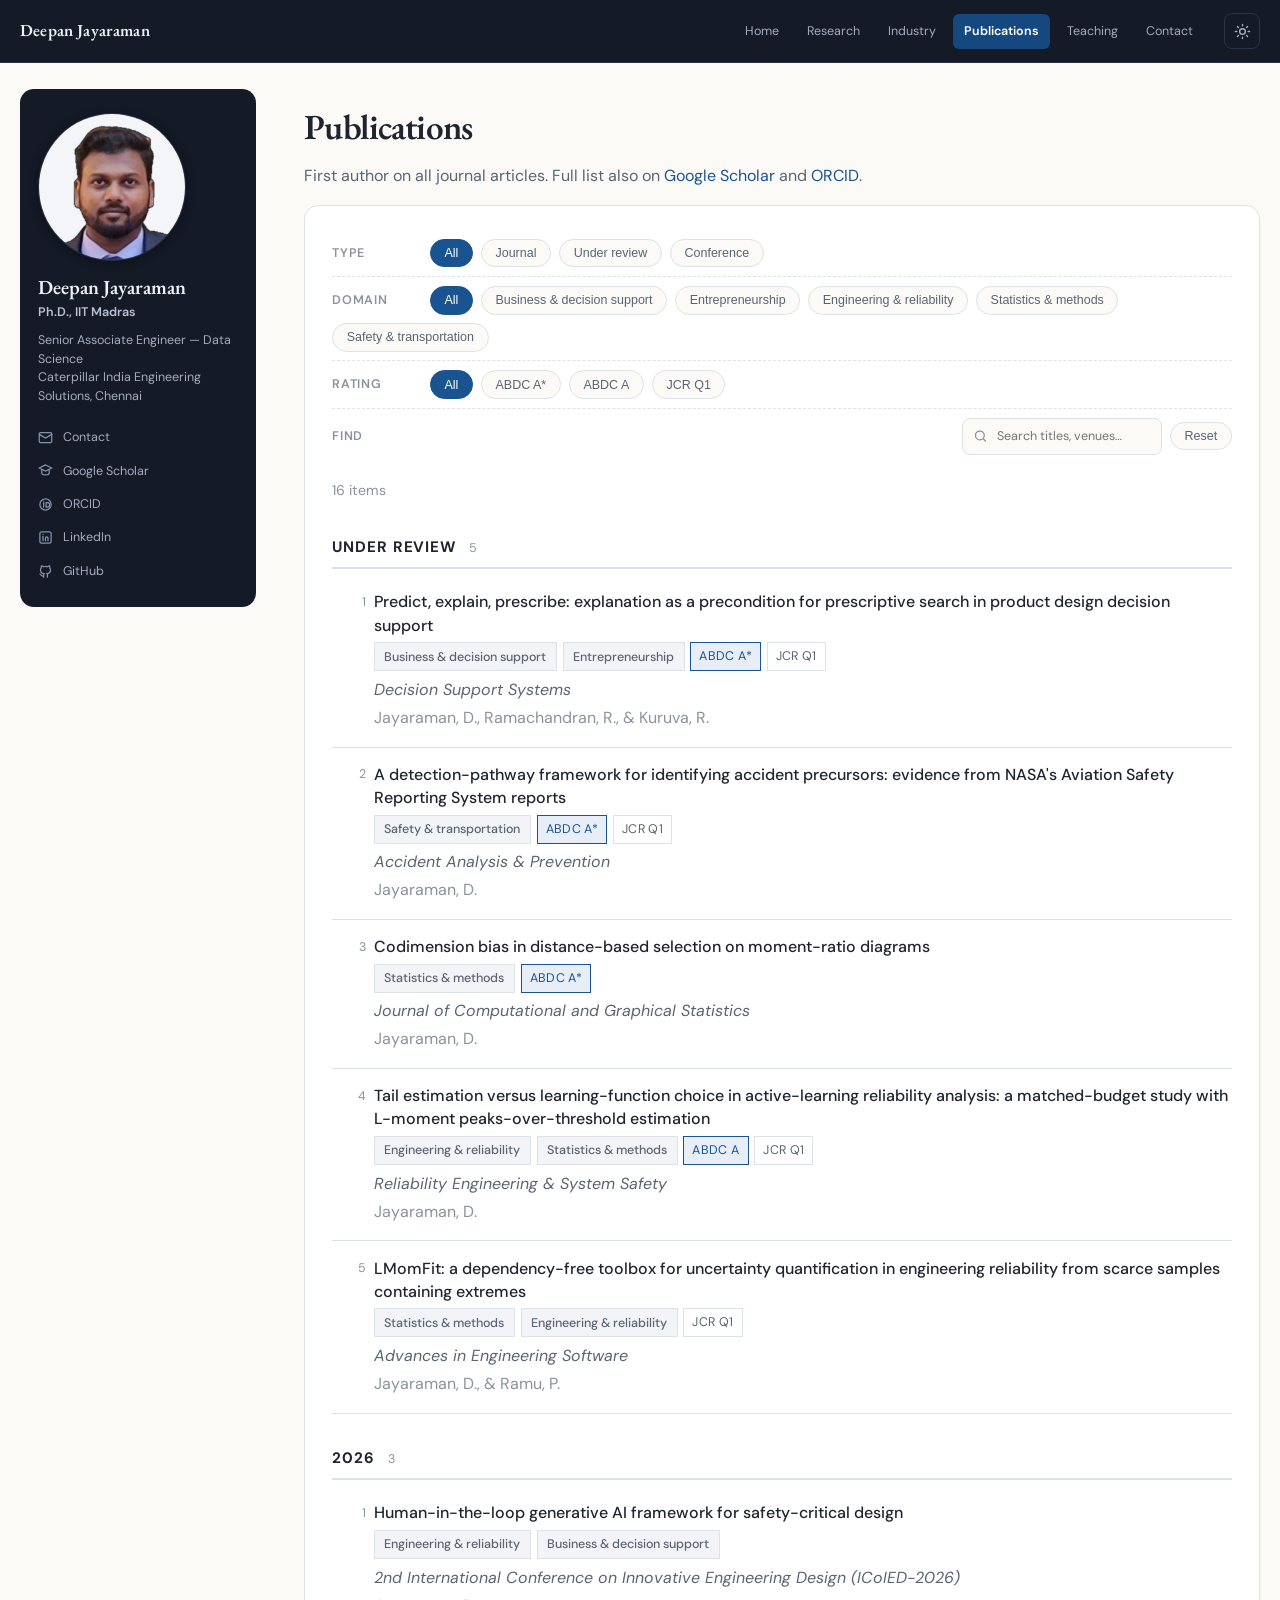
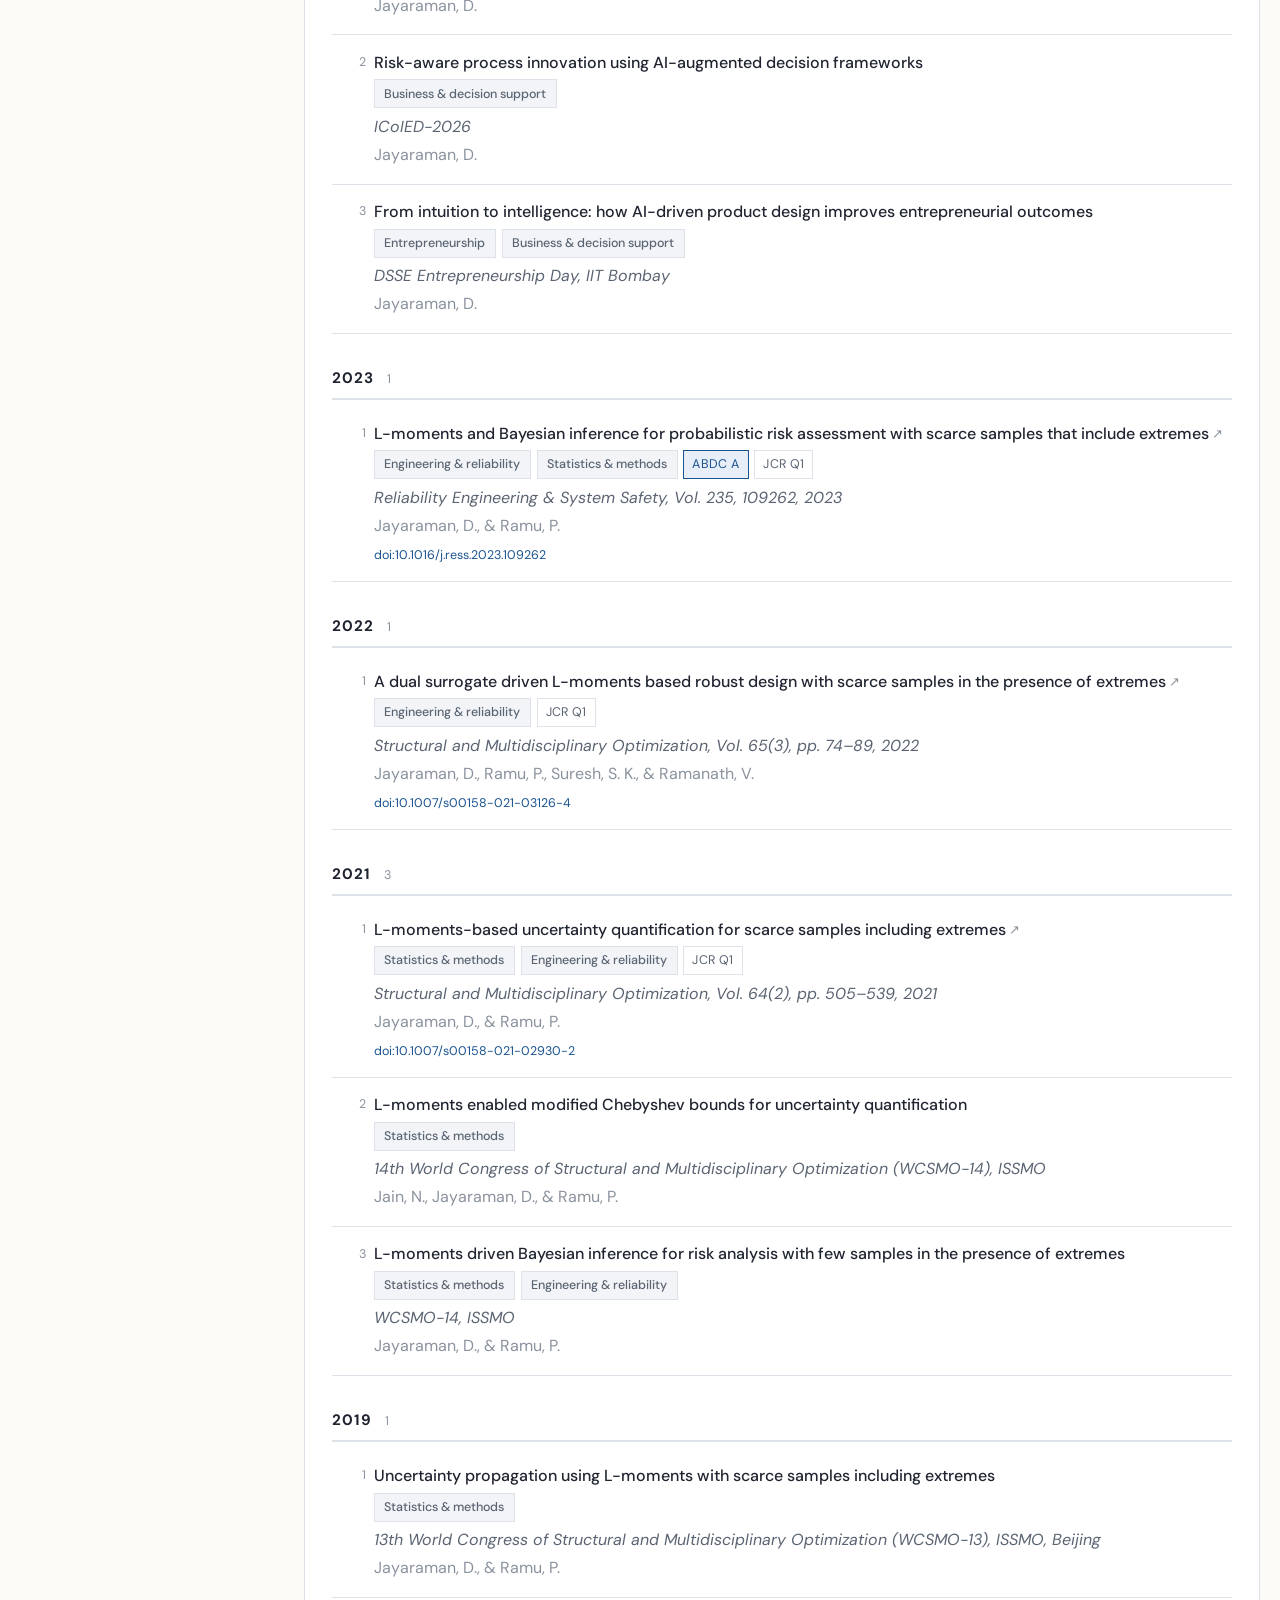
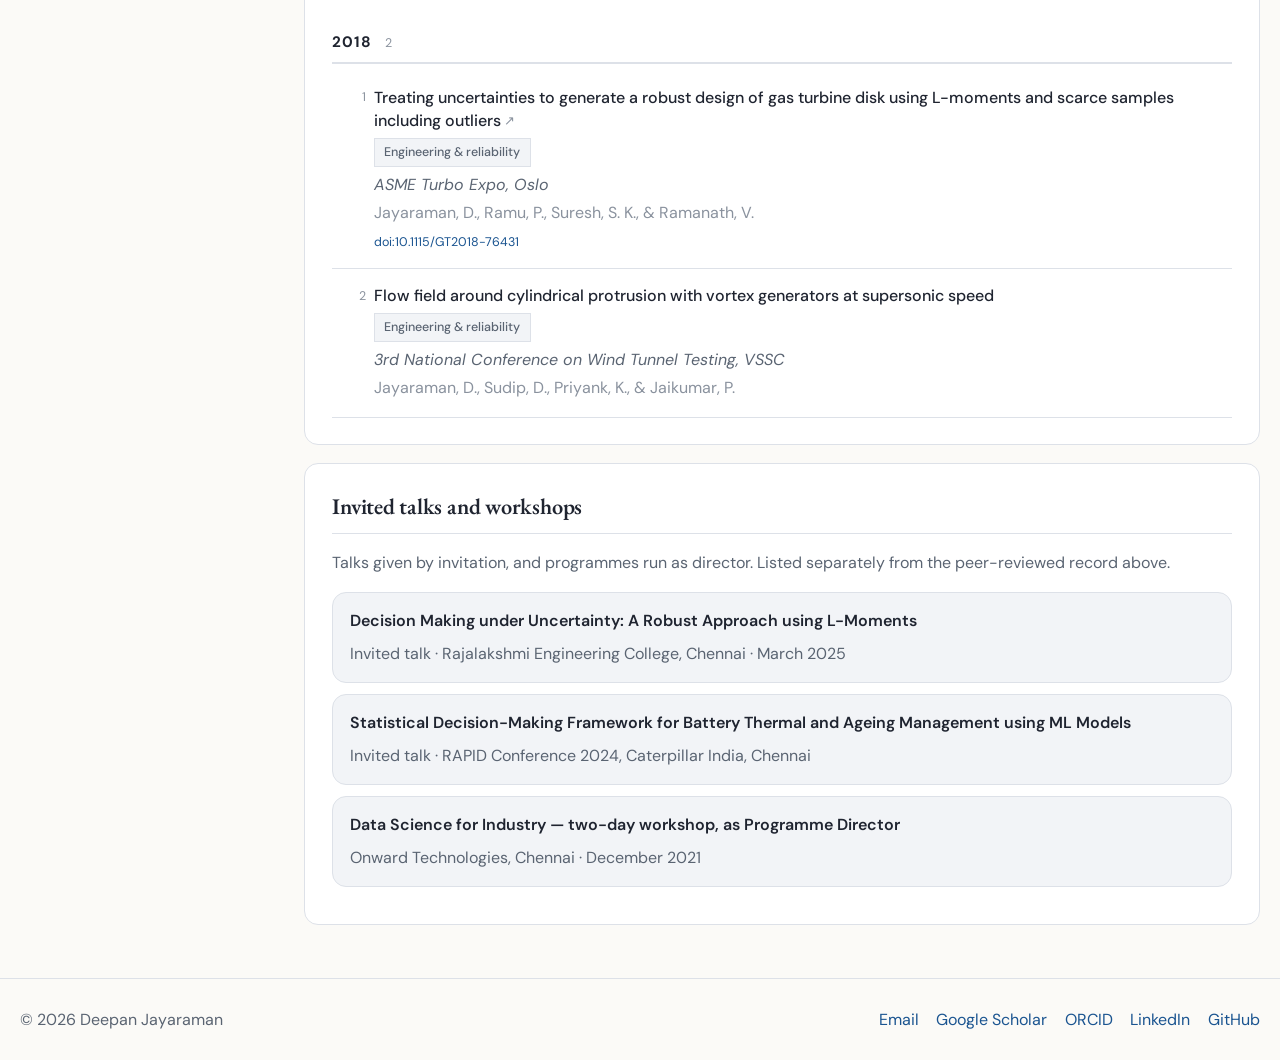
<file: publications.html>
<!DOCTYPE html>
<html lang="en">
<head>
<meta charset="utf-8">
<meta name="viewport" content="width=device-width, initial-scale=1">
<title>Publications — Deepan Jayaraman</title>
<meta name="description" content="Journal articles, manuscripts under review, conference proceedings and invited talks by Deepan Jayaraman.">
<link rel="icon" href="data:image/svg+xml,<svg xmlns='http://www.w3.org/2000/svg' viewBox='0 0 100 100'><text y='.9em' font-size='90' font-family='Georgia,serif' fill='%231f3864'>D</text></svg>">
<link rel="stylesheet" href="assets/style.css?v=50">
</head>
<body>
<a class="skip" href="#main">Skip to content</a>

<header class="site-header">
  <div class="wrap nav">
    <a class="brand" href="index.html">Deepan&nbsp;Jayaraman</a>
    <nav class="nav-links" id="nav-links">
      <a href="index.html">Home</a>
      <a href="research.html">Research</a>
      <a href="industry.html">Industry</a>
      <a href="publications.html" aria-current="page">Publications</a>
      <a href="teaching.html">Teaching</a>
      <a href="index.html#contact">Contact</a>
    </nav>
    <button class="icon-btn" id="theme-toggle" aria-label="Toggle colour theme" title="Toggle theme">
      <svg id="theme-light" viewBox="0 0 24 24" fill="none" stroke="currentColor" stroke-width="2" stroke-linecap="round"><circle cx="12" cy="12" r="4"/><path d="M12 2v2M12 20v2M4.9 4.9l1.4 1.4M17.7 17.7l1.4 1.4M2 12h2M20 12h2M4.9 19.1l1.4-1.4M17.7 6.3l1.4-1.4"/></svg>
      <svg id="theme-dark" viewBox="0 0 24 24" fill="none" stroke="currentColor" stroke-width="2" stroke-linecap="round"><path d="M21 12.8A9 9 0 1 1 11.2 3a7 7 0 0 0 9.8 9.8z"/></svg>
    </button>
    <button class="icon-btn nav-toggle" id="nav-toggle" aria-label="Menu" aria-expanded="false" aria-controls="nav-links">
      <svg viewBox="0 0 24 24" fill="none" stroke="currentColor" stroke-width="2" stroke-linecap="round"><path d="M3 6h18M3 12h18M3 18h18"/></svg>
    </button>
  </div>
</header>

<main id="main">
  <div class="wrap page">
  <aside class="side-profile">
    <img class="side-photo" src="assets/deepan.jpg?v=50" alt="Deepan Jayaraman" width="500" height="500">
    <p class="side-name">Deepan Jayaraman</p>
    <p class="side-role">Ph.D., IIT Madras</p>
    <p class="side-org">Senior Associate Engineer&nbsp;— Data Science<br>Caterpillar India Engineering Solutions, Chennai</p>
    <ul class="side-links">
      <li><a href="index.html#contact"><svg viewBox="0 0 24 24" fill="none" stroke="currentColor" stroke-width="2" stroke-linecap="round"><rect x="2" y="4" width="20" height="16" rx="2"/><path d="m2 7 10 6 10-6"/></svg>Contact</a></li>
      <li><a href="https://scholar.google.com/citations?user=270_P4EAAAAJ&amp;hl=en" rel="noopener"><svg viewBox="0 0 24 24" fill="none" stroke="currentColor" stroke-width="2" stroke-linecap="round"><path d="M12 3 2 8l10 5 10-5-10-5z"/><path d="M6 10.5V16c0 1.7 2.7 3 6 3s6-1.3 6-3v-5.5"/></svg>Google Scholar</a></li>
      <li><a href="https://orcid.org/0000-0002-4991-4001" rel="noopener"><svg viewBox="0 0 24 24" fill="none" stroke="currentColor" stroke-width="2" stroke-linecap="round"><circle cx="12" cy="12" r="9"/><path d="M9 9v7M9 6.6v.01M13 16V9h2.2a3.5 3.5 0 0 1 0 7z"/></svg>ORCID</a></li>
      <li><a href="https://www.linkedin.com/in/deepanjayaramanan/" rel="noopener"><svg viewBox="0 0 24 24" fill="none" stroke="currentColor" stroke-width="2" stroke-linecap="round"><rect x="3" y="3" width="18" height="18" rx="3"/><path d="M8 10v7M8 7v.01M12 17v-4a2 2 0 0 1 4 0v4"/></svg>LinkedIn</a></li>
      <li><a href="https://github.com/DeepanJayaraman" rel="noopener"><svg viewBox="0 0 24 24" fill="none" stroke="currentColor" stroke-width="2" stroke-linecap="round"><path d="M9 19c-4 1.4-4-2.4-6-3m12 5v-3.5c0-1 .1-1.4-.5-2 2.8-.3 5.5-1.4 5.5-6a4.6 4.6 0 0 0-1.3-3.2 4.3 4.3 0 0 0-.1-3.2s-1.1-.3-3.5 1.3a12 12 0 0 0-6.2 0C6.5 2.8 5.4 3.1 5.4 3.1a4.3 4.3 0 0 0-.1 3.2A4.6 4.6 0 0 0 4 9.5c0 4.6 2.7 5.7 5.5 6-.6.6-.6 1.2-.5 2V21"/></svg>GitHub</a></li>
    </ul>
  </aside>
   <div class="page-body">

    <section>
      <h1 class="page-title">Publications</h1>
      <p class="lede">First author on all journal articles. Full list also on
        <a href="https://scholar.google.com/citations?user=270_P4EAAAAJ&amp;hl=en" rel="noopener">Google Scholar</a>
        and <a href="https://orcid.org/0000-0002-4991-4001" rel="noopener">ORCID</a>.</p>
    </section>

    <section>
      <div class="filter-bar">
        <div class="filter-group" data-dim="type">
          <span class="flabel">Type</span>
          <button class="chip" data-value="all" aria-pressed="true">All</button>
          <button class="chip" data-value="journal" aria-pressed="false">Journal</button>
          <button class="chip" data-value="review" aria-pressed="false">Under review</button>
          <button class="chip" data-value="conference" aria-pressed="false">Conference</button>
        </div>
        <div class="filter-group" data-dim="domain">
          <span class="flabel">Domain</span>
          <button class="chip" data-value="all" aria-pressed="true">All</button>
          <button class="chip" data-value="business" aria-pressed="false">Business &amp; decision support</button>
          <button class="chip" data-value="entrepreneurship" aria-pressed="false">Entrepreneurship</button>
          <button class="chip" data-value="engineering" aria-pressed="false">Engineering &amp; reliability</button>
          <button class="chip" data-value="statistics" aria-pressed="false">Statistics &amp; methods</button>
          <button class="chip" data-value="safety" aria-pressed="false">Safety &amp; transportation</button>
        </div>
        <div class="filter-group" data-dim="rating">
          <span class="flabel">Rating</span>
          <button class="chip" data-value="all" aria-pressed="true">All</button>
          <button class="chip" data-value="astar" aria-pressed="false">ABDC A*</button>
          <button class="chip" data-value="a" aria-pressed="false">ABDC A</button>
          <button class="chip" data-value="q1" aria-pressed="false">JCR Q1</button>
        </div>
        <div class="filter-group">
          <span class="flabel">Find</span>
          <div class="search">
            <svg viewBox="0 0 24 24" fill="none" stroke="currentColor" stroke-width="2" stroke-linecap="round"><circle cx="11" cy="11" r="7"/><path d="m20 20-3.5-3.5"/></svg>
            <input type="search" id="pub-search" placeholder="Search titles, venues…" aria-label="Search publications">
          </div>
          <button class="chip" id="pub-reset" type="button">Reset</button>
        </div>
      </div>
      <p style="color:var(--faint);font-size:.88rem;margin:-.6rem 0 1.5rem" id="pub-count"></p>

      <div data-group>
        <div class="year-head"><h2>Under review</h2><span class="n">5</span></div>
        <ul class="pubs">
          <li class="pub" data-type="review" data-domain="business entrepreneurship" data-rating="astar q1">
            <span class="idx">1</span>
            <span class="body">
              <span class="title">Predict, explain, prescribe: explanation as a precondition for prescriptive search in product design decision support</span>
              <span class="tags"><span class="tag dom">Business &amp; decision support</span><span class="tag dom">Entrepreneurship</span><span class="tag rate">ABDC A*</span><span class="tag rate q1">JCR Q1</span></span>
              <span class="venue">Decision Support Systems</span>
              <span class="authors">Jayaraman, D., Ramachandran, R., &amp; Kuruva, R.</span>
            </span>
          </li>
          <li class="pub" data-type="review" data-domain="safety" data-rating="astar q1">
            <span class="idx">2</span>
            <span class="body">
              <span class="title">A detection-pathway framework for identifying accident precursors: evidence from NASA's Aviation Safety Reporting System reports</span>
              <span class="tags"><span class="tag dom">Safety &amp; transportation</span><span class="tag rate">ABDC A*</span><span class="tag rate q1">JCR Q1</span></span>
              <span class="venue">Accident Analysis &amp; Prevention</span>
              <span class="authors">Jayaraman, D.</span>
            </span>
          </li>
          <li class="pub" data-type="review" data-domain="statistics" data-rating="astar">
            <span class="idx">3</span>
            <span class="body">
              <span class="title">Codimension bias in distance-based selection on moment-ratio diagrams</span>
              <span class="tags"><span class="tag dom">Statistics &amp; methods</span><span class="tag rate">ABDC A*</span></span>
              <span class="venue">Journal of Computational and Graphical Statistics</span>
              <span class="authors">Jayaraman, D.</span>
            </span>
          </li>
          <li class="pub" data-type="review" data-domain="engineering statistics" data-rating="a q1">
            <span class="idx">4</span>
            <span class="body">
              <span class="title">Tail estimation versus learning-function choice in active-learning reliability analysis: a matched-budget study with L-moment peaks-over-threshold estimation</span>
              <span class="tags"><span class="tag dom">Engineering &amp; reliability</span><span class="tag dom">Statistics &amp; methods</span><span class="tag rate">ABDC A</span><span class="tag rate q1">JCR Q1</span></span>
              <span class="venue">Reliability Engineering &amp; System Safety</span>
              <span class="authors">Jayaraman, D.</span>
            </span>
          </li>
          <li class="pub" data-type="review" data-domain="statistics engineering" data-rating="q1">
            <span class="idx">5</span>
            <span class="body">
              <span class="title">LMomFit: a dependency-free toolbox for uncertainty quantification in engineering reliability from scarce samples containing extremes</span>
              <span class="tags"><span class="tag dom">Statistics &amp; methods</span><span class="tag dom">Engineering &amp; reliability</span><span class="tag rate q1">JCR Q1</span></span>
              <span class="venue">Advances in Engineering Software</span>
              <span class="authors">Jayaraman, D., &amp; Ramu, P.</span>
            </span>
          </li>
        </ul>
      </div>

      <div data-group>
        <div class="year-head"><h2>2026</h2><span class="n">3</span></div>
        <ul class="pubs">
          <li class="pub" data-type="conference" data-domain="engineering business">
            <span class="idx">1</span>
            <span class="body">
              <span class="title">Human-in-the-loop generative AI framework for safety-critical design</span>
              <span class="tags"><span class="tag dom">Engineering &amp; reliability</span><span class="tag dom">Business &amp; decision support</span></span>
              <span class="venue">2nd International Conference on Innovative Engineering Design (ICoIED-2026)</span>
              <span class="authors">Jayaraman, D.</span>
            </span>
          </li>
          <li class="pub" data-type="conference" data-domain="business">
            <span class="idx">2</span>
            <span class="body">
              <span class="title">Risk-aware process innovation using AI-augmented decision frameworks</span>
              <span class="tags"><span class="tag dom">Business &amp; decision support</span></span>
              <span class="venue">ICoIED-2026</span>
              <span class="authors">Jayaraman, D.</span>
            </span>
          </li>
          <li class="pub" data-type="conference" data-domain="entrepreneurship business">
            <span class="idx">3</span>
            <span class="body">
              <span class="title">From intuition to intelligence: how AI-driven product design improves entrepreneurial outcomes</span>
              <span class="tags"><span class="tag dom">Entrepreneurship</span><span class="tag dom">Business &amp; decision support</span></span>
              <span class="venue">DSSE Entrepreneurship Day, IIT Bombay</span>
              <span class="authors">Jayaraman, D.</span>
            </span>
          </li>
        </ul>
      </div>

      <div data-group>
        <div class="year-head"><h2>2023</h2><span class="n">1</span></div>
        <ul class="pubs">
          <li class="pub" data-type="journal" data-domain="engineering statistics" data-rating="a q1">
            <span class="idx">1</span>
            <span class="body">
              <span class="title"><a class="title-link" href="https://doi.org/10.1016/j.ress.2023.109262" rel="noopener">L-moments and Bayesian inference for probabilistic risk assessment with scarce samples that include extremes</a></span>
              <span class="tags"><span class="tag dom">Engineering &amp; reliability</span><span class="tag dom">Statistics &amp; methods</span><span class="tag rate">ABDC A</span><span class="tag rate q1">JCR Q1</span></span>
              <span class="venue">Reliability Engineering &amp; System Safety, Vol. 235, 109262, 2023</span>
              <span class="authors">Jayaraman, D., &amp; Ramu, P.</span><span class="links"><a class="doi" href="https://doi.org/10.1016/j.ress.2023.109262" rel="noopener">doi:10.1016/j.ress.2023.109262</a></span>
            </span>
          </li>
        </ul>
      </div>

      <div data-group>
        <div class="year-head"><h2>2022</h2><span class="n">1</span></div>
        <ul class="pubs">
          <li class="pub" data-type="journal" data-domain="engineering" data-rating="q1">
            <span class="idx">1</span>
            <span class="body">
              <span class="title"><a class="title-link" href="https://doi.org/10.1007/s00158-021-03126-4" rel="noopener">A dual surrogate driven L-moments based robust design with scarce samples in the presence of extremes</a></span>
              <span class="tags"><span class="tag dom">Engineering &amp; reliability</span><span class="tag rate q1">JCR Q1</span></span>
              <span class="venue">Structural and Multidisciplinary Optimization, Vol. 65(3), pp. 74–89, 2022</span>
              <span class="authors">Jayaraman, D., Ramu, P., Suresh, S. K., &amp; Ramanath, V.</span><span class="links"><a class="doi" href="https://doi.org/10.1007/s00158-021-03126-4" rel="noopener">doi:10.1007/s00158-021-03126-4</a></span>
            </span>
          </li>
        </ul>
      </div>

      <div data-group>
        <div class="year-head"><h2>2021</h2><span class="n">3</span></div>
        <ul class="pubs">
          <li class="pub" data-type="journal" data-domain="statistics engineering" data-rating="q1">
            <span class="idx">1</span>
            <span class="body">
              <span class="title"><a class="title-link" href="https://doi.org/10.1007/s00158-021-02930-2" rel="noopener">L-moments-based uncertainty quantification for scarce samples including extremes</a></span>
              <span class="tags"><span class="tag dom">Statistics &amp; methods</span><span class="tag dom">Engineering &amp; reliability</span><span class="tag rate q1">JCR Q1</span></span>
              <span class="venue">Structural and Multidisciplinary Optimization, Vol. 64(2), pp. 505–539, 2021</span>
              <span class="authors">Jayaraman, D., &amp; Ramu, P.</span><span class="links"><a class="doi" href="https://doi.org/10.1007/s00158-021-02930-2" rel="noopener">doi:10.1007/s00158-021-02930-2</a></span>
            </span>
          </li>
          <li class="pub" data-type="conference" data-domain="statistics">
            <span class="idx">2</span>
            <span class="body">
              <span class="title">L-moments enabled modified Chebyshev bounds for uncertainty quantification</span>
              <span class="tags"><span class="tag dom">Statistics &amp; methods</span></span>
              <span class="venue">14th World Congress of Structural and Multidisciplinary Optimization (WCSMO-14), ISSMO</span>
              <span class="authors">Jain, N., Jayaraman, D., &amp; Ramu, P.</span>
            </span>
          </li>
          <li class="pub" data-type="conference" data-domain="statistics engineering">
            <span class="idx">3</span>
            <span class="body">
              <span class="title">L-moments driven Bayesian inference for risk analysis with few samples in the presence of extremes</span>
              <span class="tags"><span class="tag dom">Statistics &amp; methods</span><span class="tag dom">Engineering &amp; reliability</span></span>
              <span class="venue">WCSMO-14, ISSMO</span>
              <span class="authors">Jayaraman, D., &amp; Ramu, P.</span>
            </span>
          </li>
        </ul>
      </div>

      <div data-group>
        <div class="year-head"><h2>2019</h2><span class="n">1</span></div>
        <ul class="pubs">
          <li class="pub" data-type="conference" data-domain="statistics">
            <span class="idx">1</span>
            <span class="body">
              <span class="title">Uncertainty propagation using L-moments with scarce samples including extremes</span>
              <span class="tags"><span class="tag dom">Statistics &amp; methods</span></span>
              <span class="venue">13th World Congress of Structural and Multidisciplinary Optimization (WCSMO-13), ISSMO, Beijing</span>
              <span class="authors">Jayaraman, D., &amp; Ramu, P.</span>
            </span>
          </li>
        </ul>
      </div>

      <div data-group>
        <div class="year-head"><h2>2018</h2><span class="n">2</span></div>
        <ul class="pubs">
          <li class="pub" data-type="conference" data-domain="engineering">
            <span class="idx">1</span>
            <span class="body">
              <span class="title"><a class="title-link" href="https://doi.org/10.1115/GT2018-76431" rel="noopener">Treating uncertainties to generate a robust design of gas turbine disk using L-moments and scarce samples including outliers</a></span>
              <span class="tags"><span class="tag dom">Engineering &amp; reliability</span></span>
              <span class="venue">ASME Turbo Expo, Oslo</span>
              <span class="authors">Jayaraman, D., Ramu, P., Suresh, S. K., &amp; Ramanath, V.</span><span class="links"><a class="doi" href="https://doi.org/10.1115/GT2018-76431" rel="noopener">doi:10.1115/GT2018-76431</a></span>
            </span>
          </li>
          <li class="pub" data-type="conference" data-domain="engineering">
            <span class="idx">2</span>
            <span class="body">
              <span class="title">Flow field around cylindrical protrusion with vortex generators at supersonic speed</span>
              <span class="tags"><span class="tag dom">Engineering &amp; reliability</span></span>
              <span class="venue">3rd National Conference on Wind Tunnel Testing, VSSC</span>
              <span class="authors">Jayaraman, D., Sudip, D., Priyank, K., &amp; Jaikumar, P.</span>
            </span>
          </li>
        </ul>
      </div>

      <p class="empty" id="pub-empty" hidden>No publications match that search.</p>
    </section>

    <section class="reveal">
      <div class="section-head"><h2>Invited talks and workshops</h2></div>
      <p class="lede">Talks given by invitation, and programmes run as director. Listed separately
        from the peer-reviewed record above.</p>

      <div class="card">
        <h3>Decision Making under Uncertainty: A Robust Approach using L-Moments</h3>
        <p>Invited talk &middot; Rajalakshmi Engineering College, Chennai &middot; March 2025</p>
      </div>

      <div class="card">
        <h3>Statistical Decision-Making Framework for Battery Thermal and Ageing Management using ML Models</h3>
        <p>Invited talk &middot; RAPID Conference 2024, Caterpillar India, Chennai</p>
      </div>

      <div class="card">
        <h3>Data Science for Industry &mdash; two-day workshop, as Programme Director</h3>
        <p>Onward Technologies, Chennai &middot; December 2021</p>
      </div>
    </section>

   </div>
  </div>
</main>

<footer class="site-footer">
  <div class="wrap footer-grid">
    <div>© <span id="year">2026</span> Deepan Jayaraman</div>
    <nav class="footer-links">
      <a href="mailto:deepanjayram@gmail.com">Email</a>
      <a href="https://scholar.google.com/citations?user=270_P4EAAAAJ&amp;hl=en" rel="noopener">Google&nbsp;Scholar</a>
      <a href="https://orcid.org/0000-0002-4991-4001" rel="noopener">ORCID</a>
      <a href="https://www.linkedin.com/in/deepanjayaramanan/" rel="noopener">LinkedIn</a>
      <a href="https://github.com/DeepanJayaraman" rel="noopener">GitHub</a>
    </nav>
  </div>
</footer>

<script src="assets/main.js?v=50"></script>
</body>
</html>
</file>
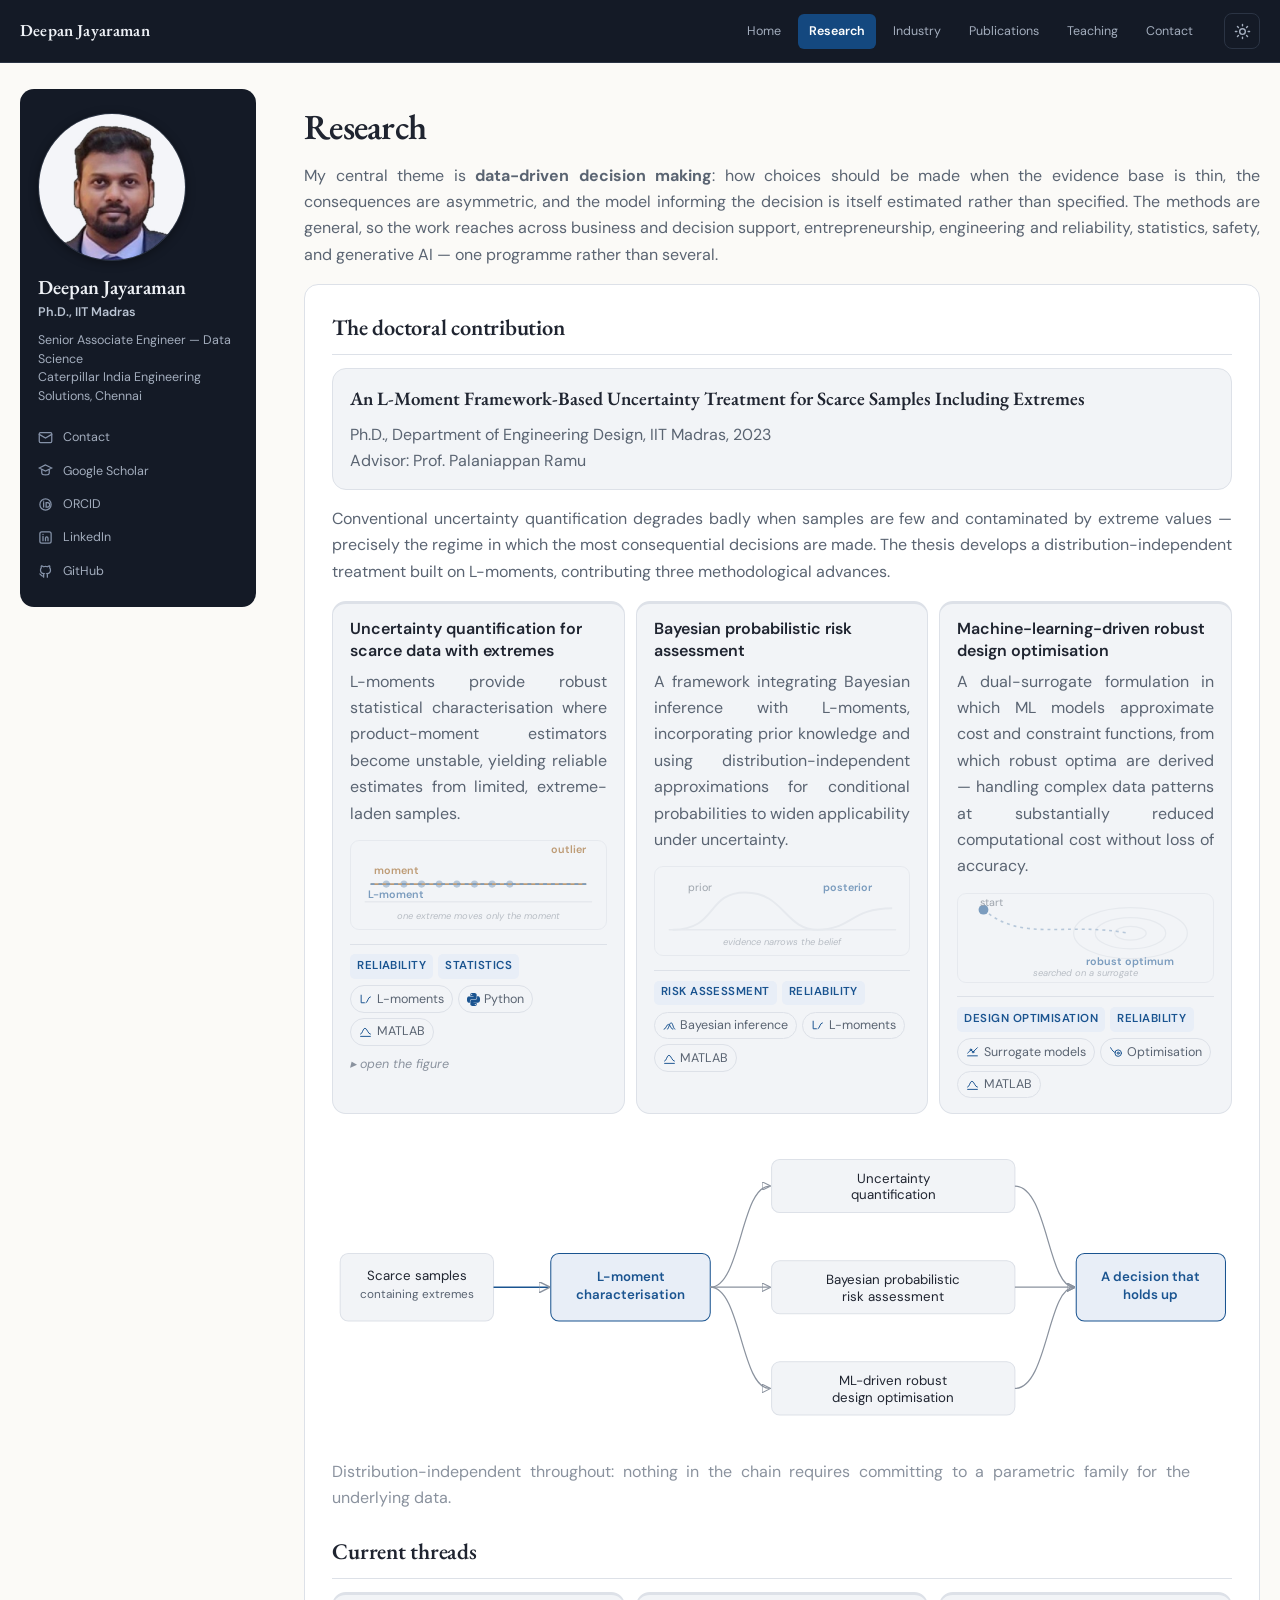
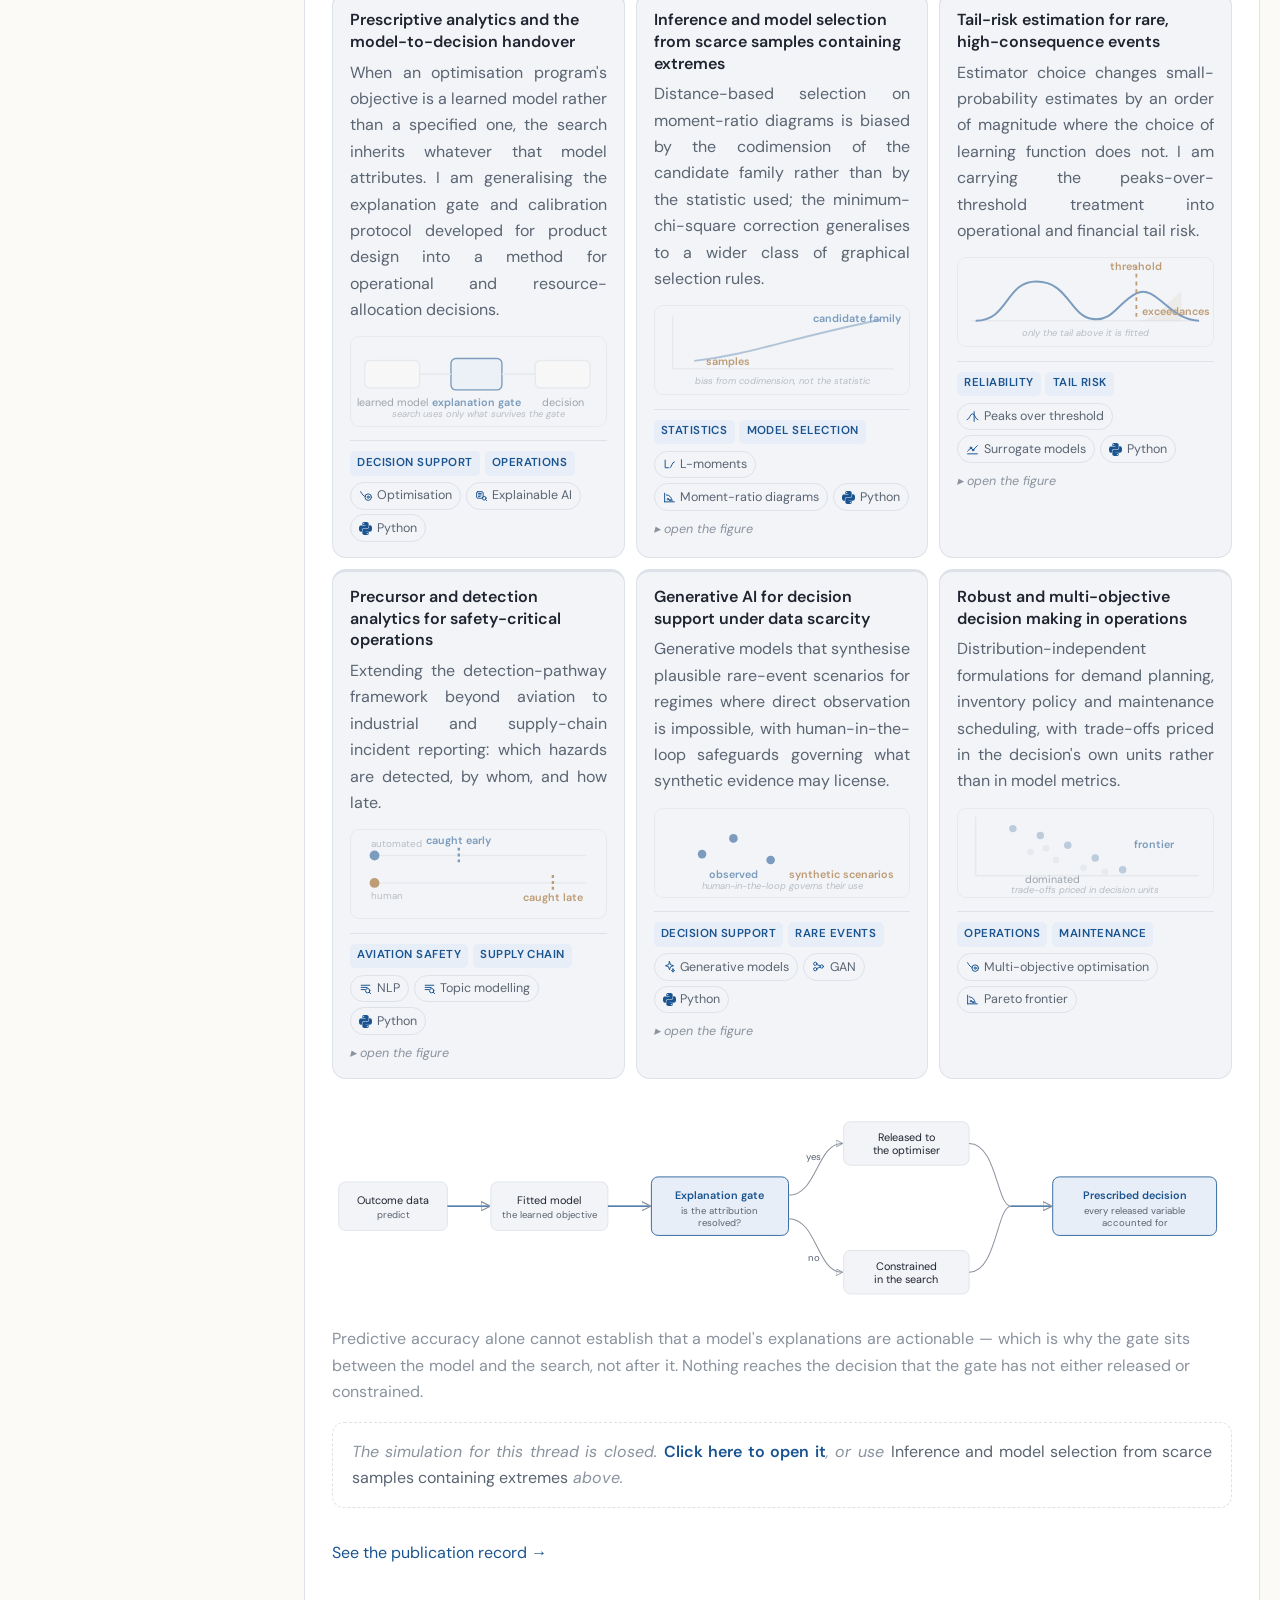
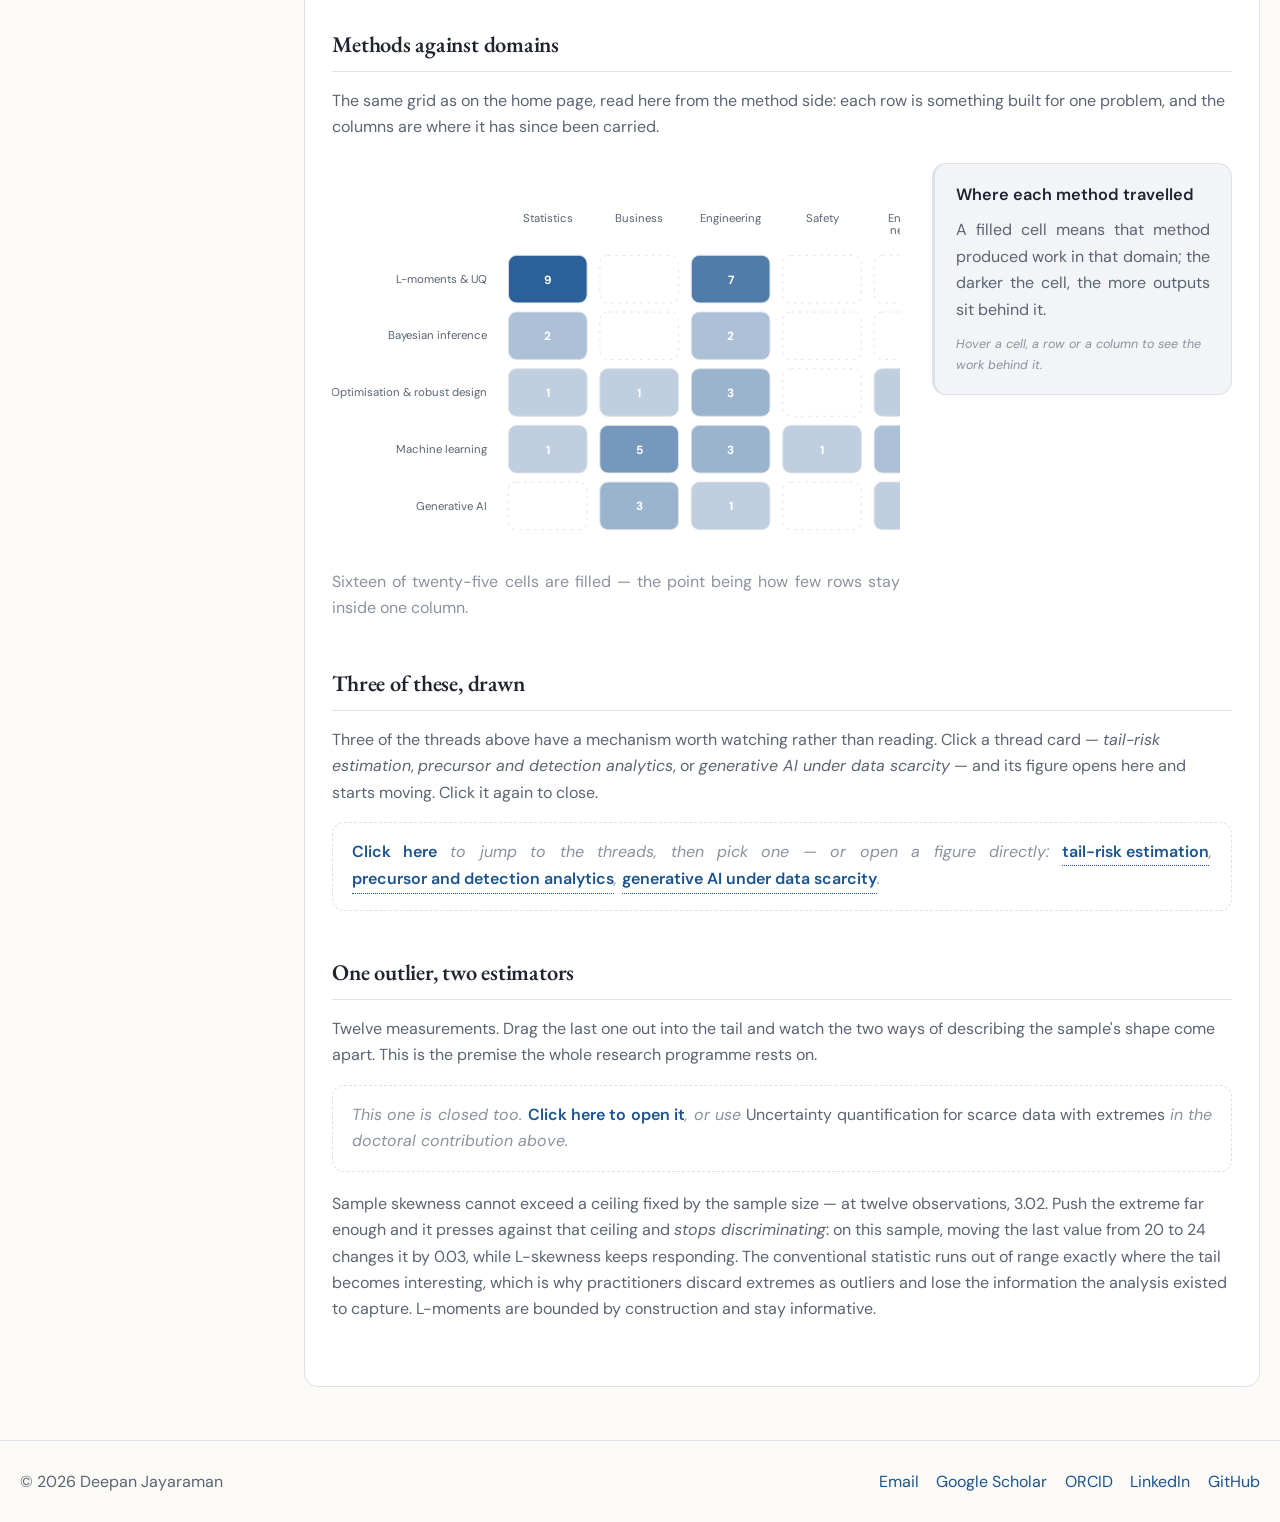
<file: research.html>
<!DOCTYPE html>
<html lang="en">
<head>
<meta charset="utf-8">
<meta name="viewport" content="width=device-width, initial-scale=1">
<title>Research — Deepan Jayaraman</title>
<meta name="description" content="Decision making under uncertainty: L-moment uncertainty quantification, Bayesian probabilistic risk assessment, robust design optimisation, and prescriptive analytics.">
<link rel="icon" href="data:image/svg+xml,<svg xmlns='http://www.w3.org/2000/svg' viewBox='0 0 100 100'><text y='.9em' font-size='90' font-family='Georgia,serif' fill='%231f3864'>D</text></svg>">
<link rel="stylesheet" href="assets/style.css?v=50">
</head>
<body>
<a class="skip" href="#main">Skip to content</a>

<header class="site-header">
  <div class="wrap nav">
    <a class="brand" href="index.html">Deepan&nbsp;Jayaraman</a>
    <nav class="nav-links" id="nav-links">
      <a href="index.html">Home</a>
      <a href="research.html" aria-current="page">Research</a>
      <a href="industry.html">Industry</a>
      <a href="publications.html">Publications</a>
      <a href="teaching.html">Teaching</a>
      <a href="index.html#contact">Contact</a>
    </nav>
    <button class="icon-btn" id="theme-toggle" aria-label="Toggle colour theme" title="Toggle theme">
      <svg id="theme-light" viewBox="0 0 24 24" fill="none" stroke="currentColor" stroke-width="2" stroke-linecap="round"><circle cx="12" cy="12" r="4"/><path d="M12 2v2M12 20v2M4.9 4.9l1.4 1.4M17.7 17.7l1.4 1.4M2 12h2M20 12h2M4.9 19.1l1.4-1.4M17.7 6.3l1.4-1.4"/></svg>
      <svg id="theme-dark" viewBox="0 0 24 24" fill="none" stroke="currentColor" stroke-width="2" stroke-linecap="round"><path d="M21 12.8A9 9 0 1 1 11.2 3a7 7 0 0 0 9.8 9.8z"/></svg>
    </button>
    <button class="icon-btn nav-toggle" id="nav-toggle" aria-label="Menu" aria-expanded="false" aria-controls="nav-links">
      <svg viewBox="0 0 24 24" fill="none" stroke="currentColor" stroke-width="2" stroke-linecap="round"><path d="M3 6h18M3 12h18M3 18h18"/></svg>
    </button>
  </div>
</header>

<main id="main">
  <div class="wrap page">
  <aside class="side-profile">
    <img class="side-photo" src="assets/deepan.jpg?v=50" alt="Deepan Jayaraman" width="500" height="500">
    <p class="side-name">Deepan Jayaraman</p>
    <p class="side-role">Ph.D., IIT Madras</p>
    <p class="side-org">Senior Associate Engineer&nbsp;— Data Science<br>Caterpillar India Engineering Solutions, Chennai</p>
    <ul class="side-links">
      <li><a href="index.html#contact"><svg viewBox="0 0 24 24" fill="none" stroke="currentColor" stroke-width="2" stroke-linecap="round"><rect x="2" y="4" width="20" height="16" rx="2"/><path d="m2 7 10 6 10-6"/></svg>Contact</a></li>
      <li><a href="https://scholar.google.com/citations?user=270_P4EAAAAJ&amp;hl=en" rel="noopener"><svg viewBox="0 0 24 24" fill="none" stroke="currentColor" stroke-width="2" stroke-linecap="round"><path d="M12 3 2 8l10 5 10-5-10-5z"/><path d="M6 10.5V16c0 1.7 2.7 3 6 3s6-1.3 6-3v-5.5"/></svg>Google Scholar</a></li>
      <li><a href="https://orcid.org/0000-0002-4991-4001" rel="noopener"><svg viewBox="0 0 24 24" fill="none" stroke="currentColor" stroke-width="2" stroke-linecap="round"><circle cx="12" cy="12" r="9"/><path d="M9 9v7M9 6.6v.01M13 16V9h2.2a3.5 3.5 0 0 1 0 7z"/></svg>ORCID</a></li>
      <li><a href="https://www.linkedin.com/in/deepanjayaramanan/" rel="noopener"><svg viewBox="0 0 24 24" fill="none" stroke="currentColor" stroke-width="2" stroke-linecap="round"><rect x="3" y="3" width="18" height="18" rx="3"/><path d="M8 10v7M8 7v.01M12 17v-4a2 2 0 0 1 4 0v4"/></svg>LinkedIn</a></li>
      <li><a href="https://github.com/DeepanJayaraman" rel="noopener"><svg viewBox="0 0 24 24" fill="none" stroke="currentColor" stroke-width="2" stroke-linecap="round"><path d="M9 19c-4 1.4-4-2.4-6-3m12 5v-3.5c0-1 .1-1.4-.5-2 2.8-.3 5.5-1.4 5.5-6a4.6 4.6 0 0 0-1.3-3.2 4.3 4.3 0 0 0-.1-3.2s-1.1-.3-3.5 1.3a12 12 0 0 0-6.2 0C6.5 2.8 5.4 3.1 5.4 3.1a4.3 4.3 0 0 0-.1 3.2A4.6 4.6 0 0 0 4 9.5c0 4.6 2.7 5.7 5.5 6-.6.6-.6 1.2-.5 2V21"/></svg>GitHub</a></li>
    </ul>
  </aside>
   <div class="page-body">

    <svg class="icon-sprite" aria-hidden="true" focusable="false" width="0" height="0" style="position:absolute">
  <symbol id="i-snowflake" viewBox="0 0 24 24"><path fill="currentColor" d="M24 3.459c0 .646-.418 1.18-1.141 1.18-.723 0-1.142-.534-1.142-1.18 0-.647.419-1.18 1.142-1.18.723 0 1.141.533 1.141 1.18zm-.228 0c0-.533-.38-.951-.913-.951s-.913.38-.913.95c0 .533.38.952.913.952.57 0 .913-.419.913-.951zm-1.37-.533h.495c.266 0 .456.152.456.38 0 .153-.076.229-.19.305l.19.266v.038h-.266l-.19-.266h-.229v.266h-.266zm.495.228h-.229v.267h.229c.114 0 .152-.038.152-.114.038-.077-.038-.153-.152-.153zM7.602 12.4c.038-.151.076-.304.076-.456 0-.114-.038-.228-.038-.342-.114-.343-.304-.647-.646-.838l-4.87-2.777c-.685-.38-1.56-.152-1.94.533-.381.685-.153 1.56.532 1.94l2.701 1.56-2.701 1.56c-.685.38-.913 1.256-.533 1.94.38.685 1.256.914 1.94.533l4.832-2.777c.343-.267.571-.533.647-.876zm1.332 2.626c-.266-.038-.57.038-.837.19l-4.832 2.777c-.685.38-.913 1.256-.532 1.94.38.686 1.255.914 1.94.533l2.701-1.56v3.12c0 .8.647 1.408 1.446 1.408.799 0 1.407-.647 1.407-1.408v-5.592c0-.761-.57-1.37-1.293-1.408zm4.946-6.088c.266.038.57-.038.837-.19l4.832-2.777c.685-.38.913-1.256.532-1.94-.38-.686-1.255-.914-1.94-.533l-2.701 1.56V1.975c0-.799-.647-1.408-1.446-1.408-.799 0-1.446.609-1.446 1.408V7.53c0 .76.609 1.37 1.332 1.407zM3.265 5.97l4.832 2.777c.266.152.533.19.837.19.723-.038 1.331-.684 1.331-1.407V1.975c0-.799-.646-1.408-1.407-1.408-.799 0-1.446.647-1.446 1.408v3.12l-2.701-1.56c-.685-.38-1.56-.152-1.94.533-.419.646-.19 1.521.494 1.902zm9.093 6.011a.412.412 0 00-.114-.266l-.57-.571a.346.346 0 00-.267-.114.412.412 0 00-.266.114l-.571.57a.411.411 0 00-.114.267c0 .076.038.19.114.267l.57.57a.345.345 0 00.267.114c.076 0 .19-.038.266-.114l.571-.57a.412.412 0 00.114-.267zm1.598.533L11.94 14.53c-.039.038-.153.114-.229.114h-.608a.411.411 0 01-.267-.114L8.82 12.514a.408.408 0 01-.076-.229v-.608c0-.076.038-.19.114-.267l2.016-2.016a.41.41 0 01.267-.114h.608a.41.41 0 01.267.114l2.016 2.016a.347.347 0 01.114.267v.608c-.076.077-.114.19-.19.229zm5.593 5.44l-4.832-2.777c-.266-.152-.57-.19-.837-.152-.723.038-1.332.684-1.332 1.408v5.554c0 .8.647 1.408 1.408 1.408.799 0 1.446-.647 1.446-1.408v-3.12l2.7 1.56c.686.38 1.561.152 1.941-.533.419-.646.19-1.521-.494-1.94zm2.549-7.533l-2.701 1.56 2.7 1.56c.686.38.914 1.256.533 1.94-.38.685-1.255.913-1.94.533l-4.832-2.778a1.644 1.644 0 01-.647-.798c-.037-.153-.076-.305-.076-.457 0-.114.039-.228.039-.342.114-.343.342-.647.646-.837l4.832-2.778c.685-.38 1.56-.152 1.94.533.457.609.19 1.484-.494 1.864"/></symbol>
  <symbol id="i-amazonredshift" viewBox="0 0 24 24"><path fill="currentColor" d="M16.639 9.932a.822.822 0 0 1-.822-.82.823.823 0 0 1 1.645 0c0 .452-.37.82-.823.82m-2.086 4.994a.823.823 0 0 1-.822-.822.822.822 0 0 1 1.645 0 .822.822 0 0 1-.823.822m-5.004-.833a.822.822 0 1 1 .002-1.644.822.822 0 0 1-.002 1.644m-2.083 4.578a.823.823 0 0 1-.823-.82.823.823 0 0 1 1.645 0c0 .452-.37.82-.822.82m9.173-11.236a1.68 1.68 0 0 0-1.68 1.676c0 .566.285 1.066.718 1.37l-.782 1.982a1.674 1.674 0 0 0-1.923 1.104l-1.753-.398a1.675 1.675 0 0 0-3.348.103c0 .432.169.823.438 1.12l-.764 1.79c-.028-.001-.053-.008-.08-.008a1.68 1.68 0 0 0-1.68 1.676 1.68 1.68 0 0 0 3.36 0c0-.593-.312-1.112-.778-1.41l.674-1.579c.161.052.33.088.508.088.661 0 1.228-.386 1.502-.94l1.856.42a1.68 1.68 0 0 0 3.327-.325c0-.5-.224-.943-.574-1.25l.822-2.083c.053.005.104.016.157.016a1.68 1.68 0 0 0 1.68-1.676 1.68 1.68 0 0 0-1.68-1.676M12 23.145c-4.17 0-7.286-1.252-7.286-2.37V4.79C6.14 5.938 9.131 6.547 12 6.547c2.869 0 5.86-.609 7.286-1.756v15.983c0 1.12-3.116 2.37-7.286 2.37M12 .856c4.293 0 7.286 1.274 7.286 2.419 0 1.143-2.993 2.418-7.286 2.418-4.293 0-7.286-1.275-7.286-2.418C4.714 2.129 7.707.855 12 .855m8.143 2.419C20.143 1.147 15.947 0 12 0 8.052 0 3.857 1.147 3.857 3.274l.002.01h-.002v17.49C3.857 22.87 8.052 24 12 24c3.947 0 8.143-1.13 8.143-3.226V3.284h-.002l.002-.01"/></symbol>
  <symbol id="i-mysql" viewBox="0 0 24 24"><path fill="currentColor" d="M16.405 5.501c-.115 0-.193.014-.274.033v.013h.014c.054.104.146.18.214.273.054.107.1.214.154.32l.014-.015c.094-.066.14-.172.14-.333-.04-.047-.046-.094-.08-.14-.04-.067-.126-.1-.18-.153zM5.77 18.695h-.927a50.854 50.854 0 00-.27-4.41h-.008l-1.41 4.41H2.45l-1.4-4.41h-.01a72.892 72.892 0 00-.195 4.41H0c.055-1.966.192-3.81.41-5.53h1.15l1.335 4.064h.008l1.347-4.064h1.095c.242 2.015.384 3.86.428 5.53zm4.017-4.08c-.378 2.045-.876 3.533-1.492 4.46-.482.716-1.01 1.073-1.583 1.073-.153 0-.34-.046-.566-.138v-.494c.11.017.24.026.386.026.268 0 .483-.075.647-.222.197-.18.295-.382.295-.605 0-.155-.077-.47-.23-.944L6.23 14.615h.91l.727 2.36c.164.536.233.91.205 1.123.4-1.064.678-2.227.835-3.483zm12.325 4.08h-2.63v-5.53h.885v4.85h1.745zm-3.32.135l-1.016-.5c.09-.076.177-.158.255-.25.433-.506.648-1.258.648-2.253 0-1.83-.718-2.746-2.155-2.746-.704 0-1.254.232-1.65.697-.43.508-.646 1.256-.646 2.245 0 .972.19 1.686.574 2.14.35.41.877.615 1.583.615.264 0 .506-.033.725-.098l1.325.772.36-.622zM15.5 17.588c-.225-.36-.337-.94-.337-1.736 0-1.393.424-2.09 1.27-2.09.443 0 .77.167.977.5.224.362.336.936.336 1.723 0 1.404-.424 2.108-1.27 2.108-.445 0-.77-.167-.978-.5zm-1.658-.425c0 .47-.172.856-.516 1.156-.344.3-.803.45-1.384.45-.543 0-1.064-.172-1.573-.515l.237-.476c.438.22.833.328 1.19.328.332 0 .593-.073.783-.22a.754.754 0 00.3-.615c0-.33-.23-.61-.648-.845-.388-.213-1.163-.657-1.163-.657-.422-.307-.632-.636-.632-1.177 0-.45.157-.81.47-1.085.315-.278.72-.415 1.22-.415.512 0 .98.136 1.4.41l-.213.476a2.726 2.726 0 00-1.064-.23c-.283 0-.502.068-.654.206a.685.685 0 00-.248.524c0 .328.234.61.666.85.393.215 1.187.67 1.187.67.433.305.648.63.648 1.168zm9.382-5.852c-.535-.014-.95.04-1.297.188-.1.04-.26.04-.274.167.055.053.063.14.11.214.08.134.218.313.346.407.14.11.28.216.427.31.26.16.555.255.81.416.145.094.293.213.44.313.073.05.12.14.214.172v-.02c-.046-.06-.06-.147-.105-.214-.067-.067-.134-.127-.2-.193a3.223 3.223 0 00-.695-.675c-.214-.146-.682-.35-.77-.595l-.013-.014c.146-.013.32-.066.46-.106.227-.06.435-.047.67-.106.106-.027.213-.06.32-.094v-.06c-.12-.12-.21-.283-.334-.395a8.867 8.867 0 00-1.104-.823c-.21-.134-.476-.22-.697-.334-.08-.04-.214-.06-.26-.127-.12-.146-.19-.34-.275-.514a17.69 17.69 0 01-.547-1.163c-.12-.262-.193-.523-.34-.763-.69-1.137-1.437-1.826-2.586-2.5-.247-.14-.543-.2-.856-.274-.167-.008-.334-.02-.5-.027-.11-.047-.216-.174-.31-.235-.38-.24-1.364-.76-1.644-.072-.18.434.267.862.422 1.082.115.153.26.328.34.5.047.116.06.235.107.356.106.294.207.622.347.897.073.14.153.287.247.413.054.073.146.107.167.227-.094.136-.1.334-.154.5-.24.757-.146 1.693.194 2.25.107.166.362.534.703.393.3-.12.234-.5.32-.835.02-.08.007-.133.048-.187v.015c.094.188.188.367.274.555.206.328.566.668.867.895.16.12.287.328.487.402v-.02h-.015c-.043-.058-.1-.086-.154-.133a3.445 3.445 0 01-.35-.4 8.76 8.76 0 01-.747-1.218c-.11-.21-.202-.436-.29-.643-.04-.08-.04-.2-.107-.24-.1.146-.247.273-.32.453-.127.288-.14.642-.188 1.01-.027.007-.014 0-.027.014-.214-.052-.287-.274-.367-.46-.2-.475-.233-1.238-.06-1.785.047-.14.247-.582.167-.716-.042-.127-.174-.2-.247-.303a2.478 2.478 0 01-.24-.427c-.16-.374-.24-.788-.414-1.162-.08-.173-.22-.354-.334-.513-.127-.18-.267-.307-.368-.52-.033-.073-.08-.194-.027-.274.014-.054.042-.075.094-.09.088-.072.335.022.422.062.247.1.455.194.662.334.094.066.195.193.315.226h.14c.214.047.455.014.655.073.355.114.675.28.962.46a5.953 5.953 0 012.085 2.286c.08.154.115.295.188.455.14.33.313.663.455.982.14.315.275.636.476.897.1.14.502.213.682.286.133.06.34.115.46.188.23.14.454.3.67.454.11.076.443.243.463.378z"/></symbol>
  <symbol id="i-apachespark" viewBox="0 0 24 24"><path fill="currentColor" d="M10.812 0c-.425.013-.845.215-1.196.605a3.593 3.593 0 00-.493.722c-.355.667-.425 1.415-.556 2.143a551.9 551.9 0 00-.726 4.087c-.027.16-.096.227-.244.273C5.83 8.386 4.06 8.94 2.3 9.514c-.387.125-.773.289-1.114.506-1.042.665-1.196 1.753-.415 2.71.346.422.79.715 1.284.936 1.1.49 2.202.976 3.3 1.47.019.01.036.013.053.019h-.004l1.306.535c0 .023.002.045 0 .073-.2 2.03-.39 4.063-.58 6.095-.04.419-.012.831.134 1.23.317.87 1.065 1.148 1.881.701.372-.204.666-.497.937-.818 1.372-1.623 2.746-3.244 4.113-4.872.111-.133.205-.15.363-.098.349.117.697.231 1.045.347h.001c.02.012.045.02.073.03l.142.042c1.248.416 2.68.775 3.929 1.19.4.132.622.164 1.045.098.311-.048.592-.062.828-.236.602-.33.995-.957.988-1.682-.005-.427-.154-.813-.35-1.186-.82-1.556-1.637-3.113-2.461-4.666-.078-.148-.076-.243.037-.375 1.381-1.615 2.756-3.236 4.133-4.855.272-.32.513-.658.653-1.058.308-.878-.09-1.57-1-1.741a2.783 2.783 0 00-1.235.069c-1.974.521-3.947 1.041-5.918 1.57-.175.047-.26.015-.355-.144a353.08 353.08 0 00-2.421-4.018 4.61 4.61 0 00-.652-.849c-.371-.37-.802-.549-1.227-.536zm.172 3.703a.592.592 0 01.189.211c.87 1.446 1.742 2.89 2.609 4.338.07.118.135.16.277.121 1.525-.41 3.052-.813 4.579-1.217.367-.098.735-.193 1.103-.289a.399.399 0 01-.1.2c-1.259 1.48-2.516 2.962-3.779 4.438-.11.13-.12.22-.04.37.937 1.803 1.768 3.309 2.498 4.76l-3.696-1.019c-.538-.18-1.077-.358-1.615-.539-.163-.055-.25-.03-.36.1-1.248 1.488-2.504 2.97-3.759 4.454a.398.398 0 01-.18.132c.035-.378.068-.757.104-1.136.149-1.572.297-3.144.451-4.716-.03-.318.117-.405-.322-.545-1.493-.593-3.346-1.321-4.816-1.905a.595.595 0 01.24-.134c1.797-.57 3.595-1.14 5.394-1.705.127-.04.199-.092.211-.233.013-.148.05-.294.076-.441.241-1.363.483-2.726.726-4.088.068-.386.14-.771.21-1.157z"/></symbol>
  <symbol id="i-python" viewBox="0 0 24 24"><path fill="currentColor" d="M14.25.18l.9.2.73.26.59.3.45.32.34.34.25.34.16.33.1.3.04.26.02.2-.01.13V8.5l-.05.63-.13.55-.21.46-.26.38-.3.31-.33.25-.35.19-.35.14-.33.1-.3.07-.26.04-.21.02H8.77l-.69.05-.59.14-.5.22-.41.27-.33.32-.27.35-.2.36-.15.37-.1.35-.07.32-.04.27-.02.21v3.06H3.17l-.21-.03-.28-.07-.32-.12-.35-.18-.36-.26-.36-.36-.35-.46-.32-.59-.28-.73-.21-.88-.14-1.05-.05-1.23.06-1.22.16-1.04.24-.87.32-.71.36-.57.4-.44.42-.33.42-.24.4-.16.36-.1.32-.05.24-.01h.16l.06.01h8.16v-.83H6.18l-.01-2.75-.02-.37.05-.34.11-.31.17-.28.25-.26.31-.23.38-.2.44-.18.51-.15.58-.12.64-.1.71-.06.77-.04.84-.02 1.27.05zm-6.3 1.98l-.23.33-.08.41.08.41.23.34.33.22.41.09.41-.09.33-.22.23-.34.08-.41-.08-.41-.23-.33-.33-.22-.41-.09-.41.09zm13.09 3.95l.28.06.32.12.35.18.36.27.36.35.35.47.32.59.28.73.21.88.14 1.04.05 1.23-.06 1.23-.16 1.04-.24.86-.32.71-.36.57-.4.45-.42.33-.42.24-.4.16-.36.09-.32.05-.24.02-.16-.01h-8.22v.82h5.84l.01 2.76.02.36-.05.34-.11.31-.17.29-.25.25-.31.24-.38.2-.44.17-.51.15-.58.13-.64.09-.71.07-.77.04-.84.01-1.27-.04-1.07-.14-.9-.2-.73-.25-.59-.3-.45-.33-.34-.34-.25-.34-.16-.33-.1-.3-.04-.25-.02-.2.01-.13v-5.34l.05-.64.13-.54.21-.46.26-.38.3-.32.33-.24.35-.2.35-.14.33-.1.3-.06.26-.04.21-.02.13-.01h5.84l.69-.05.59-.14.5-.21.41-.28.33-.32.27-.35.2-.36.15-.36.1-.35.07-.32.04-.28.02-.21V6.07h2.09l.14.01zm-6.47 14.25l-.23.33-.08.41.08.41.23.33.33.23.41.08.41-.08.33-.23.23-.33.08-.41-.08-.41-.23-.33-.33-.23-.41-.08-.41.08z"/></symbol>
  <symbol id="i-r" viewBox="0 0 24 24"><path fill="currentColor" d="M12 2.746c-6.627 0-12 3.599-12 8.037 0 3.897 4.144 7.144 9.64 7.88V16.26c-2.924-.915-4.925-2.755-4.925-4.877 0-3.035 4.084-5.494 9.12-5.494 5.038 0 8.757 1.683 8.757 5.494 0 1.976-.999 3.379-2.662 4.272.09.066.174.128.258.216.169.149.25.363.372.544 2.128-1.45 3.44-3.437 3.44-5.631 0-4.44-5.373-8.038-12-8.038zm-2.111 4.99v13.516l4.093-.002-.002-5.291h1.1c.225 0 .321.066.549.25.272.22.715.982.715.982l2.164 4.063 4.627-.002-2.864-4.826s-.086-.193-.265-.383a2.22 2.22 0 00-.582-.416c-.422-.214-1.149-.434-1.149-.434s3.578-.264 3.578-3.826c0-3.562-3.744-3.63-3.744-3.63zm4.127 2.93l2.478.002s1.149-.062 1.149 1.127c0 1.165-1.149 1.17-1.149 1.17h-2.478zm1.754 6.119c-.494.049-1.012.079-1.54.088v1.807a16.622 16.622 0 002.37-.473l-.471-.891s-.108-.183-.248-.394c-.039-.054-.08-.098-.111-.137z"/></symbol>
  <symbol id="i-scikitlearn" viewBox="0 0 24 24"><path fill="currentColor" d="M15.601 5.53c-1.91.035-3.981.91-5.63 2.56-2.93 2.93-2.083 8.53-1.088 9.525.805.804 6.595 1.843 9.526-1.088a9.74 9.74 0 0 0 .584-.643c.043-.292.205-.66.489-1.106a1.848 1.848 0 0 1-.537.176c-.144.265-.37.55-.676.855-.354.335-.607.554-.76.656a.795.795 0 0 1-.437.152c-.35 0-.514-.308-.494-.924-.22.316-.425.549-.612.7a.914.914 0 0 1-.578.224c-.194 0-.36-.09-.496-.273a1.03 1.03 0 0 1-.193-.507 4.016 4.016 0 0 1-.726.583c-.224.132-.47.197-.74.197-.3 0-.543-.096-.727-.288a.978.978 0 0 1-.257-.524v.004c-.3.276-.564.48-.79.611a1.295 1.295 0 0 1-.649.197.693.693 0 0 1-.571-.275c-.145-.183-.218-.43-.218-.739 0-.464.101-1.02.302-1.67.201-.65.445-1.25.733-1.797l.842-.312a.21.21 0 0 1 .06-.013c.063 0 .116.047.157.14.04.095.061.221.061.38 0 .451-.104.888-.312 1.31-.207.422-.532.873-.974 1.352-.018.23-.027.388-.027.474 0 .193.036.345.106.458.071.113.165.169.282.169a.71.71 0 0 0 .382-.13c.132-.084.333-.26.602-.523.028-.418.187-.798.482-1.142.324-.38.685-.569 1.08-.569.206 0 .37.054.494.16a.524.524 0 0 1 .186.417c0 .458-.486.829-1.459 1.114.088.43.32.646.693.646a.807.807 0 0 0 .417-.117c.129-.076.321-.243.575-.497.032-.252.118-.495.259-.728.182-.3.416-.544.701-.73.285-.185.537-.278.756-.278.276 0 .47.127.58.381l.677-.374h.186l-.292.971c-.15.488-.226.823-.226 1.004 0 .19.067.285.202.285.086 0 .181-.045.285-.137.104-.092.25-.232.437-.42v.001c.143-.155.274-.32.392-.494-.19-.084-.285-.21-.285-.375 0-.17.058-.352.174-.545.116-.194.275-.29.479-.29.172 0 .258.088.258.265 0 .139-.05.338-.149.596.367-.04.687-.32.961-.842l.228-.01c1.059-2.438.828-5.075-.83-6.732-1.019-1.02-2.408-1.5-3.895-1.471zm4.725 8.203a8.938 8.938 0 0 1-1.333 2.151 1.09 1.09 0 0 0-.012.147c0 .168.047.309.14.423.092.113.206.17.34.17.296 0 .714-.264 1.254-.787-.001.04-.003.08-.003.121 0 .146.012.368.036.666l.733-.172c0-.2.003-.357.01-.474.01-.157.033-.33.066-.517.02-.11.07-.216.152-.315l.186-.216a5.276 5.276 0 0 1 .378-.397c.062-.055.116-.099.162-.13a.26.26 0 0 1 .123-.046c.055 0 .083.035.083.106 0 .07-.052.236-.156.497-.194.486-.292.848-.292 1.084 0 .175.046.314.136.418a.45.45 0 0 0 .358.155c.365 0 .803-.269 1.313-.808v-.381c-.361.426-.623.64-.784.64-.109 0-.163-.067-.163-.2 0-.1.065-.316.195-.65.19-.486.285-.836.285-1.048a.464.464 0 0 0-.112-.319.36.36 0 0 0-.282-.127c-.165 0-.354.077-.567.233-.213.156-.5.436-.863.84.053-.262.165-.622.335-1.08l-.809.156a6.54 6.54 0 0 0-.399 1.074c-.04.156-.07.316-.092.48a7.447 7.447 0 0 1-.49.45.38.38 0 0 1-.229.08.208.208 0 0 1-.174-.082.352.352 0 0 1-.064-.222c0-.1.019-.214.056-.343.038-.13.12-.373.249-.731l.308-.849zm-17.21-2.927c-.863-.016-1.67.263-2.261.854-1.352 1.352-1.07 3.827.631 5.527 1.7 1.701 4.95 1.21 5.527.632.467-.466 1.07-3.827-.631-5.527-.957-.957-2.158-1.465-3.267-1.486zm12.285.358h.166v.21H15.4zm.427 0h.166v.865l.46-.455h.195l-.364.362.428.684h-.198l-.357-.575-.164.166v.41h-.166zm1.016 0h.166v.21h-.166zm.481.122h.166v.288h.172v.135h-.172v.717c0 .037.006.062.02.075.012.013.037.02.074.02a.23.23 0 0 0 .078-.01v.141a.802.802 0 0 1-.136.014.23.23 0 0 1-.15-.043.15.15 0 0 1-.052-.123v-.79h-.141v-.136h.141zm-3.562.258c.081 0 .15.012.207.038.057.024.1.061.13.11s.045.106.045.173h-.176c-.006-.111-.075-.167-.208-.167a.285.285 0 0 0-.164.041.134.134 0 0 0-.06.117c0 .035.015.065.045.088.03.024.08.044.15.06l.16.039a.47.47 0 0 1 .224.105c.047.046.07.108.07.186a.3.3 0 0 1-.052.175.327.327 0 0 1-.152.116.585.585 0 0 1-.226.041c-.136 0-.24-.03-.309-.088-.069-.059-.105-.149-.109-.269h.176c.004.037.01.065.017.084a.166.166 0 0 0 .034.054c.044.043.112.065.204.065a.31.31 0 0 0 .177-.045.139.139 0 0 0 .067-.119.116.116 0 0 0-.038-.09.287.287 0 0 0-.124-.055l-.156-.038a1.248 1.248 0 0 1-.159-.05.359.359 0 0 1-.098-.061.22.22 0 0 1-.058-.083.32.32 0 0 1-.016-.108c0-.096.036-.174.109-.232a.45.45 0 0 1 .29-.087zm1.035 0a.46.46 0 0 1 .202.043.351.351 0 0 1 .187.212.577.577 0 0 1 .023.126h-.168a.256.256 0 0 0-.078-.168.242.242 0 0 0-.17-.06.248.248 0 0 0-.155.05.306.306 0 0 0-.1.144.662.662 0 0 0-.034.224.58.58 0 0 0 .035.214.299.299 0 0 0 .101.135.261.261 0 0 0 .157.048c.142 0 .227-.084.256-.252h.167a.519.519 0 0 1-.065.22.35.35 0 0 1-.146.138.464.464 0 0 1-.216.048.448.448 0 0 1-.246-.066.441.441 0 0 1-.161-.192.703.703 0 0 1-.057-.293c0-.085.01-.163.032-.233a.522.522 0 0 1 .095-.182.403.403 0 0 1 .15-.117.453.453 0 0 1 .191-.04zm.603.03h.166v1.046H15.4zm1.443 0h.166v1.046h-.166zm-5.05.618c-.08 0-.2.204-.356.611-.155.407-.308.977-.459 1.71.281-.312.509-.662.683-1.05.175-.387.262-.72.262-.999a.455.455 0 0 0-.036-.197c-.025-.05-.056-.075-.093-.075zm4.662 1.797c-.221 0-.431.188-.629.563-.197.376-.296.722-.296 1.038 0 .12.029.216.088.29a.273.273 0 0 0 .223.111c.221 0 .43-.188.625-.565.196-.377.294-.725.294-1.043a.457.457 0 0 0-.083-.29.269.269 0 0 0-.222-.104zm-2.848.007c-.146 0-.285.11-.417.333-.133.222-.2.51-.2.866.566-.159.849-.452.849-.881 0-.212-.077-.318-.232-.318Z"/></symbol>
  <symbol id="i-tensorflow" viewBox="0 0 24 24"><path fill="currentColor" d="M1.292 5.856L11.54 0v24l-4.095-2.378V7.603l-6.168 3.564.015-5.31zm21.43 5.311l-.014-5.31L12.46 0v24l4.095-2.378V14.87l3.092 1.788-.018-4.618-3.074-1.756V7.603l6.168 3.564z"/></symbol>
  <symbol id="i-keras" viewBox="0 0 24 24"><path fill="currentColor" d="M24 0H0v24h24V0zM8.45 5.16l.2.17v6.24l6.46-6.45h1.96l.2.4-5.14 5.1 5.47 7.94-.2.3h-1.94l-4.65-6.88-2.16 2.08v4.6l-.19.2H7l-.2-.2V5.33l.17-.17h1.48z"/></symbol>
  <symbol id="i-langchain" viewBox="0 0 24 24"><path fill="currentColor" d="M6.0988 5.9175C2.7359 5.9175 0 8.6462 0 12s2.736 6.0825 6.0988 6.0825h11.8024C21.2641 18.0825 24 15.3538 24 12s-2.736-6.0825-6.0988-6.0825ZM5.9774 7.851c.493.0124 1.02.2496 1.273.6228.3673.4592.4778 1.0668.8944 1.4932.5604.6118 1.199 1.1505 1.7161 1.802.4892.5954.8386 1.2937 1.1436 1.9975.1244.2335.1257.5202.31.7197.0908.1204.5346.4483.4383.5645.0555.1204.4702.286.3263.4027-.1944.04-.4129.0476-.5616-.1074-.0549.126-.183.0596-.2819.0432a4 4 0 0 0-.025.0736c-.3288.0219-.5754-.3126-.732-.565-.3111-.168-.6642-.2702-.982-.446-.0182.2895.0452.6485-.231.8353-.014.5565.8436.0656.9222.4804-.061.0067-.1286-.0095-.1774.0373-.2239.2172-.4805-.1645-.7385-.007-.3464.174-.3808.3161-.8096.352-.0237-.0359-.0143-.0592.0059-.0811.1207-.1399.1295-.3046.3356-.3643-.2122-.0334-.3899.0833-.5686.1757-.2323.095-.2304-.2141-.5878.0164-.0396-.0322-.0208-.0615.0018-.0864.0908-.1107.2102-.127.345-.1208-.663-.3686-.9751.4507-1.2813.0432-.092.0243-.1265.1068-.1845.1652-.05-.0548-.0123-.1212-.0099-.1857-.0598-.028-.1356-.041-.1179-.1366-.1171-.0395-.1988.0295-.286.0952-.0787-.0608.0532-.1492.0776-.2125.0702-.1216.23-.025.3111-.1126.2306-.1308.552.0814.8155.0455.203.0255.4544-.1825.3526-.39-.2171-.2767-.179-.6386-.1839-.9695-.0268-.1929-.491-.4382-.6252-.6462-.1659-.1873-.295-.4047-.4243-.6182-.4666-.9008-.3198-2.0584-.9077-2.8947-.266.1466-.6125.0774-.8418-.119-.1238.1125-.1292.2598-.139.4161-.297-.2962-.2593-.8559-.022-1.1855.0969-.1302.2127-.2373.342-.3316.0292-.0213.0391-.0419.0385-.0747.1174-.5267.5764-.7391 1.0694-.7267m12.4071.46c.5575 0 1.0806.2159 1.474.6082s.61.9145.61 1.4704c0 .556-.2167 1.078-.61 1.4698v.0006l-.902.8995a2.08 2.08 0 0 1-.8597.5166l-.0164.0047-.0058.0164a2.05 2.05 0 0 1-.474.7308l-.9018.8995c-.3934.3924-.917.6083-1.4745.6083s-1.0806-.216-1.474-.6083c-.813-.8107-.813-2.1294 0-2.9402l.9019-.8995a2.056 2.056 0 0 1 .858-.5143l.017-.0053.0058-.0158a2.07 2.07 0 0 1 .4752-.7337l.9018-.8995c.3934-.3924.9171-.6083 1.4745-.6083zm0 .8965a1.18 1.18 0 0 0-.8388.3462l-.9018.8995a1.181 1.181 0 0 0-.3427.9252l.0053.0572c.0323.2652.149.5044.3374.6917.13.1296.2733.2114.4471.2686a.9.9 0 0 1 .014.1582.884.884 0 0 1-.2609.6304l-.0554.0554c-.3013-.1028-.5525-.253-.7794-.4792a2.06 2.06 0 0 1-.5761-1.0968l-.0099-.0578-.0461.0368a1.1 1.1 0 0 0-.0876.0794l-.9024.8995c-.4623.461-.4623 1.212 0 1.673.2311.2305.535.346.8394.3461.3043 0 .6077-.1156.8388-.3462l.9019-.8995c.4623-.461.4623-1.2113 0-1.673a1.17 1.17 0 0 0-.4367-.2749 1 1 0 0 1-.014-.1611c0-.2591.1023-.505.2901-.6923.3019.1028.57.2694.7962.495.3007.2999.4994.679.5756 1.0968l.0105.0578.0455-.0373a1.1 1.1 0 0 0 .0887-.0794l.902-.8996c.4622-.461.4628-1.2124 0-1.6735a1.18 1.18 0 0 0-.8395-.3462Zm-9.973 5.1567-.0006.0006c-.0793.3078-.1048.8318-.506.847-.033.1776.1228.2445.2655.1874.141-.0645.2081.0508.2557.1657.2177.0317.5394-.0725.5516-.3298-.325-.1867-.4253-.5418-.5662-.8709"/></symbol>
  <symbol id="i-ollama" viewBox="0 0 24 24"><path fill="currentColor" d="M16.361 10.26a.894.894 0 0 0-.558.47l-.072.148.001.207c0 .193.004.217.059.353.076.193.152.312.291.448.24.238.51.3.872.205a.86.86 0 0 0 .517-.436.752.752 0 0 0 .08-.498c-.064-.453-.33-.782-.724-.897a1.06 1.06 0 0 0-.466 0zm-9.203.005c-.305.096-.533.32-.65.639a1.187 1.187 0 0 0-.06.52c.057.309.31.59.598.667.362.095.632.033.872-.205.14-.136.215-.255.291-.448.055-.136.059-.16.059-.353l.001-.207-.072-.148a.894.894 0 0 0-.565-.472 1.02 1.02 0 0 0-.474.007Zm4.184 2c-.131.071-.223.25-.195.383.031.143.157.288.353.407.105.063.112.072.117.136.004.038-.01.146-.029.243-.02.094-.036.194-.036.222.002.074.07.195.143.253.064.052.076.054.255.059.164.005.198.001.264-.03.169-.082.212-.234.15-.525-.052-.243-.042-.28.087-.355.137-.08.281-.219.324-.314a.365.365 0 0 0-.175-.48.394.394 0 0 0-.181-.033c-.126 0-.207.03-.355.124l-.085.053-.053-.032c-.219-.13-.259-.145-.391-.143a.396.396 0 0 0-.193.032zm.39-2.195c-.373.036-.475.05-.654.086-.291.06-.68.195-.951.328-.94.46-1.589 1.226-1.787 2.114-.04.176-.045.234-.045.53 0 .294.005.357.043.524.264 1.16 1.332 2.017 2.714 2.173.3.033 1.596.033 1.896 0 1.11-.125 2.064-.727 2.493-1.571.114-.226.169-.372.22-.602.039-.167.044-.23.044-.523 0-.297-.005-.355-.045-.531-.288-1.29-1.539-2.304-3.072-2.497a6.873 6.873 0 0 0-.855-.031zm.645.937a3.283 3.283 0 0 1 1.44.514c.223.148.537.458.671.662.166.251.26.508.303.82.02.143.01.251-.043.482-.08.345-.332.705-.672.957a3.115 3.115 0 0 1-.689.348c-.382.122-.632.144-1.525.138-.582-.006-.686-.01-.853-.042-.57-.107-1.022-.334-1.35-.68-.264-.28-.385-.535-.45-.946-.03-.192.025-.509.137-.776.136-.326.488-.73.836-.963.403-.269.934-.46 1.422-.512.187-.02.586-.02.773-.002zm-5.503-11a1.653 1.653 0 0 0-.683.298C5.617.74 5.173 1.666 4.985 2.819c-.07.436-.119 1.04-.119 1.503 0 .544.064 1.24.155 1.721.02.107.031.202.023.208a8.12 8.12 0 0 1-.187.152 5.324 5.324 0 0 0-.949 1.02 5.49 5.49 0 0 0-.94 2.339 6.625 6.625 0 0 0-.023 1.357c.091.78.325 1.438.727 2.04l.13.195-.037.064c-.269.452-.498 1.105-.605 1.732-.084.496-.095.629-.095 1.294 0 .67.009.803.088 1.266.095.555.288 1.143.503 1.534.071.128.243.393.264.407.007.003-.014.067-.046.141a7.405 7.405 0 0 0-.548 1.873c-.062.417-.071.552-.071.991 0 .56.031.832.148 1.279L3.42 24h1.478l-.05-.091c-.297-.552-.325-1.575-.068-2.597.117-.472.25-.819.498-1.296l.148-.29v-.177c0-.165-.003-.184-.057-.293a.915.915 0 0 0-.194-.25 1.74 1.74 0 0 1-.385-.543c-.424-.92-.506-2.286-.208-3.451.124-.486.329-.918.544-1.154a.787.787 0 0 0 .223-.531c0-.195-.07-.355-.224-.522a3.136 3.136 0 0 1-.817-1.729c-.14-.96.114-2.005.69-2.834.563-.814 1.353-1.336 2.237-1.475.199-.033.57-.028.776.01.226.04.367.028.512-.041.179-.085.268-.19.374-.431.093-.215.165-.333.36-.576.234-.29.46-.489.822-.729.413-.27.884-.467 1.352-.561.17-.035.25-.04.569-.04.319 0 .398.005.569.04a4.07 4.07 0 0 1 1.914.997c.117.109.398.457.488.602.034.057.095.177.132.267.105.241.195.346.374.43.14.068.286.082.503.045.343-.058.607-.053.943.016 1.144.23 2.14 1.173 2.581 2.437.385 1.108.276 2.267-.296 3.153-.097.15-.193.27-.333.419-.301.322-.301.722-.001 1.053.493.539.801 1.866.708 3.036-.062.772-.26 1.463-.533 1.854a2.096 2.096 0 0 1-.224.258.916.916 0 0 0-.194.25c-.054.109-.057.128-.057.293v.178l.148.29c.248.476.38.823.498 1.295.253 1.008.231 2.01-.059 2.581a.845.845 0 0 0-.044.098c0 .006.329.009.732.009h.73l.02-.074.036-.134c.019-.076.057-.3.088-.516.029-.217.029-1.016 0-1.258-.11-.875-.295-1.57-.597-2.226-.032-.074-.053-.138-.046-.141.008-.005.057-.074.108-.152.376-.569.607-1.284.724-2.228.031-.26.031-1.378 0-1.628-.083-.645-.182-1.082-.348-1.525a6.083 6.083 0 0 0-.329-.7l-.038-.064.131-.194c.402-.604.636-1.262.727-2.04a6.625 6.625 0 0 0-.024-1.358 5.512 5.512 0 0 0-.939-2.339 5.325 5.325 0 0 0-.95-1.02 8.097 8.097 0 0 1-.186-.152.692.692 0 0 1 .023-.208c.208-1.087.201-2.443-.017-3.503-.19-.924-.535-1.658-.98-2.082-.354-.338-.716-.482-1.15-.455-.996.059-1.8 1.205-2.116 3.01a6.805 6.805 0 0 0-.097.726c0 .036-.007.066-.015.066a.96.96 0 0 1-.149-.078A4.857 4.857 0 0 0 12 3.03c-.832 0-1.687.243-2.456.698a.958.958 0 0 1-.148.078c-.008 0-.015-.03-.015-.066a6.71 6.71 0 0 0-.097-.725C8.997 1.392 8.337.319 7.46.048a2.096 2.096 0 0 0-.585-.041Zm.293 1.402c.248.197.523.759.682 1.388.03.113.06.244.069.292.007.047.026.152.041.233.067.365.098.76.102 1.24l.002.475-.12.175-.118.178h-.278c-.324 0-.646.041-.954.124l-.238.06c-.033.007-.038-.003-.057-.144a8.438 8.438 0 0 1 .016-2.323c.124-.788.413-1.501.696-1.711.067-.05.079-.049.157.013zm9.825-.012c.17.126.358.46.498.888.28.854.36 2.028.212 3.145-.019.14-.024.151-.057.144l-.238-.06a3.693 3.693 0 0 0-.954-.124h-.278l-.119-.178-.119-.175.002-.474c.004-.669.066-1.19.214-1.772.157-.623.434-1.185.68-1.382.078-.062.09-.063.159-.012z"/></symbol>
  <symbol id="i-git" viewBox="0 0 24 24"><path fill="currentColor" d="M23.546 10.93L13.067.452c-.604-.603-1.582-.603-2.188 0L8.708 2.627l2.76 2.76c.645-.215 1.379-.07 1.889.441.516.515.658 1.258.438 1.9l2.658 2.66c.645-.223 1.387-.078 1.9.435.721.72.721 1.884 0 2.604-.719.719-1.881.719-2.6 0-.539-.541-.674-1.337-.404-1.996L12.86 8.955v6.525c.176.086.342.203.488.348.713.721.713 1.883 0 2.6-.719.721-1.889.721-2.609 0-.719-.719-.719-1.879 0-2.598.182-.18.387-.316.605-.406V8.835c-.217-.091-.424-.222-.6-.401-.545-.545-.676-1.342-.396-2.009L7.636 3.7.45 10.881c-.6.605-.6 1.584 0 2.189l10.48 10.477c.604.604 1.582.604 2.186 0l10.43-10.43c.605-.603.605-1.582 0-2.187"/></symbol>
  <symbol id="i-github" viewBox="0 0 24 24"><path fill="currentColor" d="M12 .297c-6.63 0-12 5.373-12 12 0 5.303 3.438 9.8 8.205 11.385.6.113.82-.258.82-.577 0-.285-.01-1.04-.015-2.04-3.338.724-4.042-1.61-4.042-1.61C4.422 18.07 3.633 17.7 3.633 17.7c-1.087-.744.084-.729.084-.729 1.205.084 1.838 1.236 1.838 1.236 1.07 1.835 2.809 1.305 3.495.998.108-.776.417-1.305.76-1.605-2.665-.3-5.466-1.332-5.466-5.93 0-1.31.465-2.38 1.235-3.22-.135-.303-.54-1.523.105-3.176 0 0 1.005-.322 3.3 1.23.96-.267 1.98-.399 3-.405 1.02.006 2.04.138 3 .405 2.28-1.552 3.285-1.23 3.285-1.23.645 1.653.24 2.873.12 3.176.765.84 1.23 1.91 1.23 3.22 0 4.61-2.805 5.625-5.475 5.92.42.36.81 1.096.81 2.22 0 1.606-.015 2.896-.015 3.286 0 .315.21.69.825.57C20.565 22.092 24 17.592 24 12.297c0-6.627-5.373-12-12-12"/></symbol>
  <symbol id="i-gitlab" viewBox="0 0 24 24"><path fill="currentColor" d="m23.6004 9.5927-.0337-.0862L20.3.9814a.851.851 0 0 0-.3362-.405.8748.8748 0 0 0-.9997.0539.8748.8748 0 0 0-.29.4399l-2.2055 6.748H7.5375l-2.2057-6.748a.8573.8573 0 0 0-.29-.4412.8748.8748 0 0 0-.9997-.0537.8585.8585 0 0 0-.3362.4049L.4332 9.5015l-.0325.0862a6.0657 6.0657 0 0 0 2.0119 7.0105l.0113.0087.03.0213 4.976 3.7264 2.462 1.8633 1.4995 1.1321a1.0085 1.0085 0 0 0 1.2197 0l1.4995-1.1321 2.4619-1.8633 5.006-3.7489.0125-.01a6.0682 6.0682 0 0 0 2.0094-7.003z"/></symbol>
  <symbol id="i-flask" viewBox="0 0 24 24"><path fill="currentColor" d="M7.172 20.36c-.914-.72-1.89-1.41-2.556-2.38-1.402-1.712-2.482-3.694-3.22-5.777-.446-1.355-.6-2.808-1.174-4.11-.602-.944.103-1.978 1.138-2.28.46-.087 1.272-.522.293-.211-.878.644-.963-.585-.063-.662.615-.082.84-.585.63-1.037-.66-.43 1.6-.903.463-1.544C1.5 1.08 4.34.835 3.64 2.285 3.473 3.4 5.624 2.08 5.125 3.368c.507.619 1.9.14 1.865 1.009.74.05.993.672 1.687.72.72.325 2.022.58 2.266 1.39-.713.566-2.364-1.165-2.443.398.215 2.31.16 4.689 1.004 6.888.4 1.332 1.37 2.38 2.244 3.418.837 1.016 1.971 1.73 3.127 2.333 1.014.478 2.107.795 3.213.994.448-.343 1.24-1.617 1.938-1.08.033.604-1.388 1.263-.067 1.196.776-.234 1.314.6 1.953-.152.588.697 2.446-.446 2.027.98-.566.364-1.392.144-1.959.646-.935-.467-1.68.418-2.715.306a19.86 19.86 0 01-3.484.29c-1.912-.15-3.865-.214-5.684-.88-1.024-.297-2.023-.881-2.924-1.464zm1.615.7c1 .432 1.978.888 3.074 1.026 1.74.24 3.537.614 5.283.274-.79-.357-1.608.14-2.395-.255-.944.203-1.957-.052-2.917-.177-1.092-.486-2.27-.82-3.291-1.452-1.277-.466.66.598 1.005.685.798.453-.877-.233-1.114-.421-.668-.375-.754-.297-.066.084.139.08.276.166.42.235zm-1.904-1.346c.97.359-.004-.682-.45-.622-.196-.341-.751-.557-.36-.74-.704.244-.737-.93-1.07-.763-.744-.235-.29-1.07-1.176-1.58-.081-.54-.882-1.008-1.138-1.822-.113-.416-.905-1.613-.418-.5.414 1.072 1.143 1.99 1.75 2.907.47.873 1.027 1.786 1.885 2.33.29.278.568.703.977.79zM4.09 16.647c.033-.146.177.317 0 0zm3.954 3.497c.215-.096-.31-.12 0 0zm.526.192c-.054-.265-.24.148 0 0zm.66.275c.312-.3-.484-.188 0 0zm1.127.63c.191-.282-.61-.107 0 0zM8.19 19.728c.487-.315-.63-.004 0 0zm.494.246c-.014-.166-.176.075 0 0zm2.47 1.542c.397.25 2.32.55 1.115.103-.2.042-2.23-.574-1.116-.103zm-3.921-3.054c-.04-.167-.616-.185 0 0zm1.15.67c.3-.21-.621-.16 0 0zm.966.593c.43-.162-.696-.163 0 0zm-2.584-1.773c.466.358 1.88.046.714-.213-.53-.283-1.727-.476-.912.17zm3.24 1.978c.193-.33-.815-.19 0 0zm-.984-.783c1.14.323-.958-.72-.281-.118l.15.068.13.05zm1.973 1.14c1.08.01-.975-.147 0 0zm-4.644-2.96c-.042-.2-.266.018 0 0zm6.47 3.985c.028-.363-.353.27 0 0zm-4.63-2.856c-.064-.191-.336-.008 0 0zm-1.738-1.254c.62-.037-.848-.273 0 0zm-2.06-1.332c-.077-.297-.674-.534 0 0zm5.407 3.435c-.114-.13-.054.028 0 0zm3.366 2.065c-.01-.197-.183.075 0 0zm-3.664-2.373c.06-.255-.528-.077 0 0zm-2.506-1.592c.46-.05-.74-.311 0 0zm4.241 2.637c.718-.285-.7-.14 0 0zM9.03 18.545c.827.106-.985-.563-.181-.06zm2.876 1.768c.773-.462.518 1.082 1.311.13.782-.57-.675.707.29.103.696-.467 1.726.22 2.376.445.468-.023.923.405 1.403.145.923-.25-1.806-.37-1.09-.81-.845.245-1.47-.294-1.885-.835-.948-.22-2.044-.703-2.517-1.542-.192-.315.28.044-.166-.47-.57-.508-.856-1.085-1.24-1.702-.457-.244-.51-.963-.557-.024.004-.593-.553-.992-.688-.826-.002-.571.595-.285.176-.707-.09-.592-.386-1.21-.475-1.877-.138-.322-.02-1.011-.473-.282-.165.77-.055-.947.202-.38.337-.58-.12-.51-.14-.43.22-.488.14-1.18-.057-.916.117-.517.185-1.902-.175-1.656.218-.54.414-2.473-.534-1.736-.384.005-1.048.14-1.363.296.986.543-.1.196-.5.11-.052.502-.45.285-.946.29.793.098-.386.81-.841.534-.59.282.51.987.012 1.205.06.328-.905-.12-.83.64-.573-.241-.078.9.209.514.975.264.686.866.71 1.437-.158.333-.784-.783-.14-.731-.507-.827-.561-.3-.984.085-.1.028 1.079.547.34.803.65.1.668.67.8 1.03.39.407.31-.45.779.04-.296-.436-1.567-1.228-.544-.974-.005-.44-.185-.793.129-.784.31-.562-.325 1.387.375.672.193-.085.24-.563.59.045.505.498.182.858-.531.403.127.433.954.587.799 1.265.165.595.395.376.596.342.158.578.247.153.255-.123.72.155.552.58.778.88.497.224-.712-1.522.142-.526.898.81.337 1.15-.47 1.02.51-.041.675.69 1.313.664.582.277.975 1.34-.027.897-.348-.313-1.58-.7-.573-.104.929.43 1.665.688 2.561 1.227.64.458.918.982 1.16 1.086-.538.257-1.623-.206-.817-.348-.503-.091-1.068-.345-.587.28.41.343 1.45.306 1.637.345-.159.348-.43.376.006.403-.486.26.156.3.201.448zm-.994-2.808c-.296-.31-.373-.89-.053-.385.164.066.525.947.053.385zm3.238 2.057c.185-.011.006.14 0 0zm-3.706-2.816c-.01-.468.107.36 0 0zm-.322-.433c-.372-.72.47.204 0 0zm-3.9-2.692c.219-.06.108.374 0 0zm3.104 1.682c.134-.504.158.424 0 0zm-2.192-1.525c-.155-.278.323.26 0 0zm1.882.604c-.352-.79.25-.432.078.13zM5.77 12.217c-.158-.26-.418-1.02-.334-1.252.076.378.804 1.627.357.518-.494-.93.59.302.702.534.05.23-.305-.063-.064.478-.44-.617-.26.34-.661-.278zm-1.003-.691c.04-.603.23.413 0 0zm.45.155c.216-.455.366.634 0 0zm-1.084-.84c-.374-.37-.644-.713.017-.23.255.01-.566-.778.06-.25.66.12.327 1.082-.077.48zm.57-.015c.217-.215.115.212 0 0zm.35.113c-.328-.617.4.258 0 0zm-.697-.667c-1.086-.966 1.365.506.177.18zm3.11 1.808c-.47-.282-.123-1.984.037-.82.457-.148-.025.6.315.594-.053.473-.206.643-.35.226zm1.15.68c.048-.513.099.35 0 0zm-.2-.198c.054-.22.007.258 0 0zM4.57 9.955c-.697-.963 2.027.973.447.244-.165-.043-.364-.06-.447-.244zm2.216 1.175c-.066-.81.147.134 0 0zm1.682 1.079c.13-.462.01.305 0 0zM4.676 9.587c.415-.088 1.718.729.52.234-.132-.148-.416-.08-.52-.234zm3.56 1.775c.044-.83.248-.495.002.118zM4.985 9.299c.169-.248-.45-1.12.089-.313.232.185.672.31.283.387.61.539-.15.146-.372-.074zm3.075 1.804c.117-.944.103.553 0 0zM4.632 8.427c.129-.055.068.172 0 0zm.802.478c.206-.434.38.483 0 0zm2.263 1.259c-.002-.167.043.242 0 0zm-.131-.29c-.314-.776.292.41 0 0zm-.193-.51c-.053-.32.18.404 0 0zm.314-.51c-.216-.38.272-1.673.326-.87-.227.625-.065.975.093.136.293-.66-.063 1.303-.42.735zm.322-1.923c.094-.115.02.139 0 0zM7.47 17.544c-.128-.111.016.07 0 0zm1.11.56c.615.16.612-.095.055-.17-.3-.28-1.246-.575-.4-.035.057.142.235.139.344.206zM6.389 16.65c.34.253 1.28.719.484.096.269-.312-.514-.478-.254-.686-.66-.404-.52-.368-.058-.356-.794-.354.114-.328.07-.51-.305-.06-1.52-.54-.804.04-.726-.37-.173.138-.392.084-.743-.202.66.565-.118.375.425.337 1.146.864.18.357-.128.183.69.46.892.6zm1.16.667c1.41.454-.691-.556 0 0zm5.94 3.598c.02-.28-.193.24 0 0zm.611.257c.325-.315.013.503.54-.077.005-.415-.017-.66-.606-.156-.162.09-.234.473.066.233zm-9.692-6.087c-.1-.393-.7-.39 0 0zm.652.428c-.242-.402-.864-.364 0 0zm3.71 2.237c.362.32 1.662.236.44.04-.182-.27-1.151-.204-.44-.04zm5.097 3.149c.558-.468-.54.208 0 0zm1.16.796c.003-.15-.24.066 0 0zm.001-.21c.617-.654-.598.039 0 0zM2.805 13.743c-.526-.75-.327-1.088-.835-1.7-.096-.47-.87-1.533-.4-.406.43.659.558 1.679 1.235 2.106zm12.03 7.534c1.135-.734-.466-.32 0 0zm.866.34c.57-.488-.36-.102 0 0zM4.215 14.255c.163-.242-.42-.031 0 0zm11.305 7.129c.551-.355-.126-.3-.1.032zm-7.47-4.71c-.02-.24-.291.02 0 0zm.46.267c-.145-.297-.224.047 0 0zm7.894 4.684c.705-.51-.428-.098-.148.096zm-.27-.13c.574-.482-.607.213 0 0zm1.38.918c.386-.258-.469-.083 0 0zM4.57 14.08c.517.116 2.066 1.274 1.152.08-.468-.138-.187-1.283-.665-1.08.32.535.264.763-.41.426-.845-.413-.474.204-.31.374-.224.052.299.196.233.2zm-2.356-1.86c.092-.383-.853-2.107-.446-.864.146.26.13.754.446.864zm4.324 2.666c-.266-.223-.013-.032 0 0zm.656.152c0-.405-.725-.164 0 0zm5.681 3.583c-.108-.278-.428-.006 0 0zm.273.199c-.04-.155-.157.03 0 0zM15.4 20.24c.216-.16-.27-.02 0 0zM3.39 12.52c.62-.24-.664-.17 0 0zm8.984 5.662c-.007-.401-.395.1 0 0zm-9.23-6.231c.399-.135-.367-.09 0 0zm1.156.56c-.007-.133-.122.05 0 0zm14.09 8.64c.512-.104 1.678.26 1.866-.136-.62-.015-2.15-.438-2.222.1l.136.023.22.013zM4.667 12.603c.009-.407-.317-.015 0 0zM1.63 10.495c-.138-.775-.525-.118 0 0zm.724.182c.009-.25-.663-.224 0 0zm.414.203c-.12-.097-.094.122 0 0zm2.605 1.67c.122-.112-.29-.083 0 0zm-2.88-2.128c-.07-.585-.84-.088 0 0zm-1.486-.964c-.02-.27-.144.102 0 0zm.22-.167c-.035-.32-.19.04 0 0zm1.22.729c.518-.203-.94-.42-.104-.04zm16.334 10.089c.33-.303-.42-.094 0 0zm1.974 1.023c.132-.392-.334.05 0 0zM2.573 9.38c.055-.38-.41.075 0 0zM.837 8.218c-.093-.535-.08-1.474.812-1.156-1.191.236.824 1.48.57.498.5.024.98-.296.716.19.987-.11 1.67-.964 2.624-.845.742-.098 1.554-.172 2.354-.471.658-.048 1.29-.756.93-1.175-.896-.076-1.835.036-2.827.233-1.098.228-2.096.662-3.205.849-1.08.145.217.4-.092.456-.564.196.672.328-.073.534-.46-.088-.94-.246-.743-.73-1.035.133-1.945.563-1.127 1.616h.06zm2.494-1.27c.243-.894 1.3.735.398.118-.108-.08-.285-.146-.398-.12zm.047-.434c.35-.26.186.146 0 0zm.445.008c.032-.411 1.018.218.163.148zm.608-.245c.222-.26.064.23 0 0zm.156-.104c.37-.444 2.095-.283.832-.043-.338-.255-.598.15-.832.043zm2.25-.347c-.055-1.214 1.119.432 0 0zm.64-.004c.233-.612.906-.245.108-.123.017.065-.024.316-.108.123zM2.322 9.067c.697-.427-.741-.37 0 0zm.515.144c.245-.26-.531-.106 0 0zm-1.52-1.08c.399-.305-.471-.116 0 0zm20.602 12.89c.012-.355-.304.16 0 0zm-2.093-1.43c.06-.408-.27.037 0 0zm2.67 1.568c.557 0 1.688-.173.475-.173-.19.03-1.109.024-.476.173zM3.29 8.959c.45-.03.706-.497-.087-.47-1.23-.127 1.084.42-.158.264-.167.11.236.237.245.207zm.398.202c-.048-.29-.14.154 0 0zm.47-1.257c.197-.243-.27-.065 0 0zm-1.5-2.508c.806-.274 1.907-.581 2.287.135-.387-.466-.156-.924.21-.243.516.689.775-.313.438-.545.383.476.819.7.257.03.61-.734-1.223.097-1.64.088-.2.09-2.071.477-1.551.535zm.472-.903c.46-.347 1.588.206.864-.345-.07-.062-1.586.418-.864.345zm1.674.069c.538.013-.231-.722.409-.39-.105-.343-.746-.407-1.06-.544-.176.314.36.938.65.934zm-1.38-1.52c.186-.252-.326.128 0 0zm.684.164c.866-.115-.22-.373-.174-.01zm-1.277-1c-.61-.796 1.146.134.527-.7-.522-.415-1.023.468-.527.7zm7.824 4.215c.28-.496-1.155-.668-.188-.175.09.03.07.21.188.175z"/></symbol>
  <symbol id="i-tableau" viewBox="0 0 24 24"><path fill="currentColor" d="M11.654.174V2.377H9.682v.58h1.972V5.16h.696V2.957h1.97v-.58h-1.97V.174h-.348zm6.03 2.262l-.002 1.623v1.623h-2.957v.927h2.957v3.188H18.725l.011-1.582.02-1.576 1.465-.02 1.46-.01v-.927H18.728V2.436h-.522zm-12.407.06V5.686H2.291v.925H5.277V9.801h.985V6.61h3.013v-.925H6.262V2.496H5.77zm6.086 5.27v3.593H8.06v1.188h3.304v3.596h1.28v-3.596H15.953v-1.188H12.643V7.766h-.637zm9.721 1.55v2.221h-2.012v.811h2.012v2.261h.887v-2.261H24v-.811h-2.029V9.317h-.422zm-19.111.131V11.621H0v.621H1.973v2.194H2.64v-2.194h2v-.62H2.609V9.446h-.318zm15.709 4.516v3.254h-3.016v.927h3.016v3.217h1.072v-3.216H21.74v-.928H18.754v-3.254h-.533zm-12.463.008v3.246H2.262v.928h2.957v3.189H6.32v-3.189h2.955v-.928H6.32V13.97h-.55zm6.316 4.578l.002 1.103v1.1H9.566v.812h1.971v2.262h.928l.012-1.119.017-1.143H14.463v-.812h-2V18.549h-.465z"/></symbol>
  <symbol id="i-amazonwebservices" viewBox="0 0 24 24"><path fill="currentColor" d="M6.763 10.036c0 .296.032.535.088.71.064.176.144.368.256.576.04.063.056.127.056.183 0 .08-.048.16-.152.24l-.503.335a.383.383 0 0 1-.208.072c-.08 0-.16-.04-.239-.112a2.47 2.47 0 0 1-.287-.375 6.18 6.18 0 0 1-.248-.471c-.622.734-1.405 1.101-2.347 1.101-.67 0-1.205-.191-1.596-.574-.391-.384-.59-.894-.59-1.533 0-.678.239-1.23.726-1.644.487-.415 1.133-.623 1.955-.623.272 0 .551.024.846.064.296.04.6.104.918.176v-.583c0-.607-.127-1.03-.375-1.277-.255-.248-.686-.367-1.3-.367-.28 0-.568.031-.863.103-.295.072-.583.16-.862.272a2.287 2.287 0 0 1-.28.104.488.488 0 0 1-.127.023c-.112 0-.168-.08-.168-.247v-.391c0-.128.016-.224.056-.28a.597.597 0 0 1 .224-.167c.279-.144.614-.264 1.005-.36a4.84 4.84 0 0 1 1.246-.151c.95 0 1.644.216 2.091.647.439.43.662 1.085.662 1.963v2.586zm-3.24 1.214c.263 0 .534-.048.822-.144.287-.096.543-.271.758-.51.128-.152.224-.32.272-.512.047-.191.08-.423.08-.694v-.335a6.66 6.66 0 0 0-.735-.136 6.02 6.02 0 0 0-.75-.048c-.535 0-.926.104-1.19.32-.263.215-.39.518-.39.917 0 .375.095.655.295.846.191.2.47.296.838.296zm6.41.862c-.144 0-.24-.024-.304-.08-.064-.048-.12-.16-.168-.311L7.586 5.55a1.398 1.398 0 0 1-.072-.32c0-.128.064-.2.191-.2h.783c.151 0 .255.025.31.08.065.048.113.16.16.312l1.342 5.284 1.245-5.284c.04-.16.088-.264.151-.312a.549.549 0 0 1 .32-.08h.638c.152 0 .256.025.32.08.063.048.12.16.151.312l1.261 5.348 1.381-5.348c.048-.16.104-.264.16-.312a.52.52 0 0 1 .311-.08h.743c.127 0 .2.065.2.2 0 .04-.009.08-.017.128a1.137 1.137 0 0 1-.056.2l-1.923 6.17c-.048.16-.104.263-.168.311a.51.51 0 0 1-.303.08h-.687c-.151 0-.255-.024-.32-.08-.063-.056-.119-.16-.15-.32l-1.238-5.148-1.23 5.14c-.04.16-.087.264-.15.32-.065.056-.177.08-.32.08zm10.256.215c-.415 0-.83-.048-1.229-.143-.399-.096-.71-.2-.918-.32-.128-.071-.215-.151-.247-.223a.563.563 0 0 1-.048-.224v-.407c0-.167.064-.247.183-.247.048 0 .096.008.144.024.048.016.12.048.2.08.271.12.566.215.878.279.319.064.63.096.95.096.502 0 .894-.088 1.165-.264a.86.86 0 0 0 .415-.758.777.777 0 0 0-.215-.559c-.144-.151-.416-.287-.807-.415l-1.157-.36c-.583-.183-1.014-.454-1.277-.813a1.902 1.902 0 0 1-.4-1.158c0-.335.073-.63.216-.886.144-.255.335-.479.575-.654.24-.184.51-.32.83-.415.32-.096.655-.136 1.006-.136.175 0 .359.008.535.032.183.024.35.056.518.088.16.04.312.08.455.127.144.048.256.096.336.144a.69.69 0 0 1 .24.2.43.43 0 0 1 .071.263v.375c0 .168-.064.256-.184.256a.83.83 0 0 1-.303-.096 3.652 3.652 0 0 0-1.532-.311c-.455 0-.815.071-1.062.223-.248.152-.375.383-.375.71 0 .224.08.416.24.567.159.152.454.304.877.44l1.134.358c.574.184.99.44 1.237.767.247.327.367.702.367 1.117 0 .343-.072.655-.207.926-.144.272-.336.511-.583.703-.248.2-.543.343-.886.447-.36.111-.734.167-1.142.167zM21.698 16.207c-2.626 1.94-6.442 2.969-9.722 2.969-4.598 0-8.74-1.7-11.87-4.526-.247-.223-.024-.527.272-.351 3.384 1.963 7.559 3.153 11.877 3.153 2.914 0 6.114-.607 9.06-1.852.439-.2.814.287.383.607zM22.792 14.961c-.336-.43-2.22-.207-3.074-.103-.255.032-.295-.192-.063-.36 1.5-1.053 3.967-.75 4.254-.399.287.36-.08 2.826-1.485 4.007-.215.184-.423.088-.327-.151.32-.79 1.03-2.57.695-2.994z"/></symbol>
  <symbol id="i-timeseries" viewBox="0 0 24 24" fill="none" stroke="currentColor" stroke-width="1.8" stroke-linecap="round" stroke-linejoin="round"><path d="M3 20V4"/><path d="M3 20h18"/><path d="M6 15c1.5 0 1.8-5 3.2-5s1.6 6 3 6 1.8-7 3.2-7 1.6 4 2.9 4"/></symbol>
  <symbol id="i-lstm" viewBox="0 0 24 24" fill="none" stroke="currentColor" stroke-width="1.8" stroke-linecap="round" stroke-linejoin="round"><rect x="3" y="8" width="6.5" height="8" rx="2"/><rect x="14.5" y="8" width="6.5" height="8" rx="2"/><path d="M9.5 12h5"/><path d="M6.2 8V5.5h13.3a2 2 0 0 1 2 2V9"/></symbol>
  <symbol id="i-gan" viewBox="0 0 24 24" fill="none" stroke="currentColor" stroke-width="1.8" stroke-linecap="round" stroke-linejoin="round"><circle cx="6" cy="7" r="3"/><circle cx="6" cy="17" r="3"/><circle cx="18" cy="12" r="3"/><path d="M8.8 8.3 15.2 11M8.8 15.7 15.2 13"/></symbol>
  <symbol id="i-lmom" viewBox="0 0 24 24" fill="none" stroke="currentColor" stroke-width="1.8" stroke-linecap="round" stroke-linejoin="round"><path d="M4 4v14h6"/><path d="M13 18c3.5 0 3-11 8-11"/></symbol>
  <symbol id="i-bayes" viewBox="0 0 24 24" fill="none" stroke="currentColor" stroke-width="1.8" stroke-linecap="round" stroke-linejoin="round"><path d="M2 19c4 0 4-9 8-9s4 9 8 9"/><path d="M8 19c3 0 3.4-12 7-12s3.6 12 7 12"/></symbol>
  <symbol id="i-surrogate" viewBox="0 0 24 24" fill="none" stroke="currentColor" stroke-width="1.8" stroke-linecap="round" stroke-linejoin="round"><path d="M3 15 9 9l4 4 8-8"/><path d="M3 20h18"/><circle cx="9" cy="9" r="1.6"/><circle cx="13" cy="13" r="1.6"/></symbol>
  <symbol id="i-optimise" viewBox="0 0 24 24" fill="none" stroke="currentColor" stroke-width="1.8" stroke-linecap="round" stroke-linejoin="round"><circle cx="17" cy="15" r="2"/><circle cx="17" cy="15" r="6"/><path d="M3 5c3 6 6 8 8.5 9"/></symbol>
  <symbol id="i-nlp" viewBox="0 0 24 24" fill="none" stroke="currentColor" stroke-width="1.8" stroke-linecap="round" stroke-linejoin="round"><path d="M4 6h16M4 10h11M4 14h7"/><circle cx="16" cy="16" r="4"/><path d="m19 19 2.5 2.5"/></symbol>
  <symbol id="i-pareto" viewBox="0 0 24 24" fill="none" stroke="currentColor" stroke-width="1.8" stroke-linecap="round" stroke-linejoin="round"><path d="M3 20V4M3 20h18"/><path d="M6 7c6 .5 10 4.5 11 11"/><circle cx="9" cy="15" r="1.4"/><circle cx="13" cy="17" r="1.4"/></symbol>
  <symbol id="i-xai" viewBox="0 0 24 24" fill="none" stroke="currentColor" stroke-width="1.8" stroke-linecap="round" stroke-linejoin="round"><rect x="3" y="5" width="12" height="12" rx="2"/><path d="M6.5 11h5M6.5 8.2h5M6.5 13.8h3"/><circle cx="17" cy="17" r="3.4"/><path d="m19.6 19.6 1.9 1.9"/></symbol>
  <symbol id="i-pot" viewBox="0 0 24 24" fill="none" stroke="currentColor" stroke-width="1.8" stroke-linecap="round" stroke-linejoin="round"><path d="M2 18c5 0 5-11 10-11s5 11 10 11"/><path d="M15 3v18"/></symbol>
  <symbol id="i-sql" viewBox="0 0 24 24" fill="none" stroke="currentColor" stroke-width="1.8" stroke-linecap="round" stroke-linejoin="round"><path d="M4 6c0-1.7 3.1-3 8-3s8 1.3 8 3-3.1 3-8 3-8-1.3-8-3z"/><path d="M4 6v12c0 1.7 3.1 3 8 3s8-1.3 8-3V6"/><path d="M4 12c0 1.7 3.1 3 8 3s8-1.3 8-3"/></symbol>
  <symbol id="i-etl" viewBox="0 0 24 24" fill="none" stroke="currentColor" stroke-width="1.8" stroke-linecap="round" stroke-linejoin="round"><path d="M3 6h9a4 4 0 0 1 0 8H8a4 4 0 0 0 0 8h13"/><path d="m17 2 4 4-4 4"/><path d="m7 18-4 4 4 4"/></symbol>
  <symbol id="i-matlab" viewBox="0 0 24 24" fill="none" stroke="currentColor" stroke-width="1.8" stroke-linecap="round" stroke-linejoin="round"><path d="M3 17c3.5 0 4-11 8-11s5.5 11 10 11"/><path d="M3 21h18"/></symbol>
  <symbol id="i-xgboost" viewBox="0 0 24 24" fill="none" stroke="currentColor" stroke-width="1.8" stroke-linecap="round" stroke-linejoin="round"><path d="M12 21V9"/><path d="M12 9 6 4M12 9l6-5"/><path d="M12 15l-5 4M12 15l5 4"/><circle cx="12" cy="7.6" r="1.5"/></symbol>
  <symbol id="i-llm" viewBox="0 0 24 24" fill="none" stroke="currentColor" stroke-width="1.8" stroke-linecap="round" stroke-linejoin="round"><path d="M12 3 13.9 8.6 19.5 10.5 13.9 12.4 12 18 10.1 12.4 4.5 10.5 10.1 8.6z"/><path d="M18.5 16.5l.8 2.2 2.2.8-2.2.8-.8 2.2-.8-2.2-2.2-.8 2.2-.8z"/></symbol>
  <symbol id="i-rag" viewBox="0 0 24 24" fill="none" stroke="currentColor" stroke-width="1.8" stroke-linecap="round" stroke-linejoin="round"><path d="M5 4h9l5 5v11a1 1 0 0 1-1 1H5a1 1 0 0 1-1-1V5a1 1 0 0 1 1-1z"/><path d="M14 4v5h5"/><circle cx="11" cy="14" r="3"/><path d="m13.3 16.3 2.4 2.4"/></symbol>
  <symbol id="i-monitor" viewBox="0 0 24 24" fill="none" stroke="currentColor" stroke-width="1.8" stroke-linecap="round" stroke-linejoin="round"><path d="M3 12h4l2.5-6 4 12L16 12h5"/></symbol>
  <symbol id="i-chartbar" viewBox="0 0 24 24" fill="none" stroke="currentColor" stroke-width="1.8" stroke-linecap="round" stroke-linejoin="round"><path d="M3 20V4"/><path d="M3 20h18"/><rect x="6" y="12" width="3.4" height="6" rx="1"/><rect x="11.5" y="7" width="3.4" height="11" rx="1"/><rect x="17" y="14" width="3.4" height="4" rx="1"/></symbol>
  <symbol id="i-chartline" viewBox="0 0 24 24" fill="none" stroke="currentColor" stroke-width="1.8" stroke-linecap="round" stroke-linejoin="round"><path d="M3 20V4"/><path d="M3 20h18"/><path d="m6 16 4-5 3.2 3 5-7.5"/></symbol>
  <symbol id="i-dist" viewBox="0 0 24 24" fill="none" stroke="currentColor" stroke-width="1.8" stroke-linecap="round" stroke-linejoin="round"><path d="M3 19h18"/><path d="M3 19c3.6 0 3.2-12 9-12s5.4 12 9 12"/></symbol>
  <symbol id="i-cloud" viewBox="0 0 24 24" fill="none" stroke="currentColor" stroke-width="1.8" stroke-linecap="round" stroke-linejoin="round"><path d="M7 18h9.5a3.7 3.7 0 0 0 .4-7.4A5.6 5.6 0 0 0 6.2 9.5 3.8 3.8 0 0 0 7 18z"/></symbol>
</svg>


    <section>
      <h1 class="page-title">Research</h1>
      <p class="lede">My central theme is <strong>data-driven decision making</strong>: how choices
        should be made when the evidence base is thin, the consequences are asymmetric, and the model
        informing the decision is itself estimated rather than specified. The methods are general, so
        the work reaches across business and decision support, entrepreneurship, engineering and
        reliability, statistics, safety, and generative AI — one programme rather than several.</p>
    </section>

    <section class="reveal">
      <div class="section-head"><h2>The doctoral contribution</h2></div>

      <div class="card">
        <h3 style="font-family:var(--serif);font-size:1.18rem">An L-Moment Framework-Based
          Uncertainty Treatment for Scarce Samples Including Extremes</h3>
        <p>Ph.D., Department of Engineering Design, IIT Madras, 2023<br>
          Advisor: Prof. Palaniappan Ramu</p>
      </div>

      <p class="narrow" style="color:var(--muted)">Conventional uncertainty quantification degrades
        badly when samples are few and contaminated by extreme values — precisely the regime in which
        the most consequential decisions are made. The thesis develops a distribution-independent
        treatment built on L-moments, contributing three methodological advances.</p>

      <div class="card-grid">
        <div class="card" data-fig="outlier">
          <h3>Uncertainty quantification for scarce data with extremes</h3>
          <p>L-moments provide robust statistical characterisation where product-moment estimators
            become unstable, yielding reliable estimates from limited, extreme-laden samples.</p>
          <svg class="cat-anim ca-out" viewBox="0 0 260 90" aria-hidden="true" focusable="false"><path class="ca-axis" d="M14 62h232"/><circle class="ca-pt" cx="36" cy="44" r="3.6"/><circle class="ca-pt" cx="54" cy="44" r="3.6"/><circle class="ca-pt" cx="72" cy="44" r="3.6"/><circle class="ca-pt" cx="90" cy="44" r="3.6"/><circle class="ca-pt" cx="108" cy="44" r="3.6"/><circle class="ca-pt" cx="126" cy="44" r="3.6"/><circle class="ca-pt" cx="144" cy="44" r="3.6"/><circle class="ca-pt" cx="162" cy="44" r="3.6"/><circle class="ca-far" cx="222" cy="20" r="4.6"/><path class="ca-est bad" d="M20 44h220"/><path class="ca-est good" d="M20 44h220"/><text class="ca-lab alt" x="222" y="12">outlier</text><text class="ca-lab alt" x="46" y="34">moment</text><text class="ca-lab on" x="46" y="58">L-moment</text><text class="ca-cap" x="130" y="80">one extreme moves only the moment</text></svg>
        
          <div class="card-meta">
            <div class="card-areas" aria-label="Application areas"><span class="area">Reliability</span><span class="area">Statistics</span></div>
            <ul class="card-stack" aria-label="Methods and tools"><li><svg class="pill-ico" aria-hidden="true"><use href="#i-lmom"></use></svg>L-moments</li><li><svg class="pill-ico" aria-hidden="true"><use href="#i-python"></use></svg>Python</li><li><svg class="pill-ico" aria-hidden="true"><use href="#i-matlab"></use></svg>MATLAB</li></ul>
          </div>
        </div>
        <div class="card">
          <h3>Bayesian probabilistic risk assessment</h3>
          <p>A framework integrating Bayesian inference with L-moments, incorporating prior knowledge
            and using distribution-independent approximations for conditional probabilities to widen
            applicability under uncertainty.</p>
          <svg class="cat-anim ca-bayes" viewBox="0 0 260 90" aria-hidden="true" focusable="false"><path class="ca-axis" d="M14 64h232"/><path class="ca-prior" d="M18 64c46 0 34-38 74-38s40 38 74 38 34-22 76-22"/><path class="ca-post"  d="M18 64c60 0 56-46 96-46s46 46 82 46"/><text class="ca-lab" x="46" y="24">prior</text><text class="ca-lab on" x="196" y="24">posterior</text><text class="ca-cap" x="130" y="80">evidence narrows the belief</text></svg>
        
          <div class="card-meta">
            <div class="card-areas" aria-label="Application areas"><span class="area">Risk assessment</span><span class="area">Reliability</span></div>
            <ul class="card-stack" aria-label="Methods and tools"><li><svg class="pill-ico" aria-hidden="true"><use href="#i-bayes"></use></svg>Bayesian inference</li><li><svg class="pill-ico" aria-hidden="true"><use href="#i-lmom"></use></svg>L-moments</li><li><svg class="pill-ico" aria-hidden="true"><use href="#i-matlab"></use></svg>MATLAB</li></ul>
          </div>
        </div>
        <div class="card">
          <h3>Machine-learning-driven robust design optimisation</h3>
          <p>A dual-surrogate formulation in which ML models approximate cost and constraint
            functions, from which robust optima are derived — handling complex data patterns at
            substantially reduced computational cost without loss of accuracy.</p>
          <svg class="cat-anim ca-opt" viewBox="0 0 260 90" aria-hidden="true" focusable="false"><ellipse class="ca-ring" cx="176" cy="40" rx="58" ry="26"/><ellipse class="ca-ring" cx="176" cy="40" rx="36" ry="16"/><ellipse class="ca-ring" cx="176" cy="40" rx="16" ry="7"/><path class="ca-path" d="M26 16c40 34 84 12 148 24"/><circle class="ca-walker" cx="26" cy="16" r="5"/><text class="ca-lab" x="34" y="12">start</text><text class="ca-lab on" x="176" y="72">robust optimum</text><text class="ca-cap" x="130" y="84">searched on a surrogate</text></svg>
        
          <div class="card-meta">
            <div class="card-areas" aria-label="Application areas"><span class="area">Design optimisation</span><span class="area">Reliability</span></div>
            <ul class="card-stack" aria-label="Methods and tools"><li><svg class="pill-ico" aria-hidden="true"><use href="#i-surrogate"></use></svg>Surrogate models</li><li><svg class="pill-ico" aria-hidden="true"><use href="#i-optimise"></use></svg>Optimisation</li><li><svg class="pill-ico" aria-hidden="true"><use href="#i-matlab"></use></svg>MATLAB</li></ul>
          </div>
        </div>
      </div>

      <figure class="diagram">
        <div class="scroller">
        <svg viewBox="0 0 880 300" role="img" aria-labelledby="frameTitle frameDesc">
          <title id="frameTitle">The L-moment framework</title>
          <desc id="frameDesc">Scarce samples containing extremes feed an L-moment characterisation,
            which supports three methods — uncertainty quantification, Bayesian probabilistic risk
            assessment, and machine-learning-driven robust design optimisation — converging on a
            decision that holds under uncertainty.</desc>

          <rect class="dg-box" x="8" y="112" width="150" height="66" rx="8"/>
          <text class="dg-label" x="83" y="138" text-anchor="middle">Scarce samples</text>
          <text class="dg-label-sm" x="83" y="156" text-anchor="middle">containing extremes</text>

          <path class="dg-line-accent" stroke-width="1.6" d="M158 145 L212 145" marker-end="url(#ar)"/>

          <rect class="dg-box-accent" x="214" y="112" width="156" height="66" rx="8"/>
          <text class="dg-label-key" x="292" y="139" text-anchor="middle">L-moment</text>
          <text class="dg-label-key" x="292" y="157" text-anchor="middle">characterisation</text>

          <g class="dg-line" stroke-width="1.2">
            <path d="M370 145 C400 145 400 46 428 46" marker-end="url(#ar)"/>
            <path d="M370 145 L428 145" marker-end="url(#ar)"/>
            <path d="M370 145 C400 145 400 244 428 244" marker-end="url(#ar)"/>
          </g>

          <rect class="dg-box" x="430" y="20" width="238" height="52" rx="8"/>
          <text class="dg-label" x="549" y="43" text-anchor="middle">Uncertainty</text>
          <text class="dg-label" x="549" y="59" text-anchor="middle">quantification</text>

          <rect class="dg-box" x="430" y="119" width="238" height="52" rx="8"/>
          <text class="dg-label" x="549" y="142" text-anchor="middle">Bayesian probabilistic</text>
          <text class="dg-label" x="549" y="158" text-anchor="middle">risk assessment</text>

          <rect class="dg-box" x="430" y="218" width="238" height="52" rx="8"/>
          <text class="dg-label" x="549" y="241" text-anchor="middle">ML-driven robust</text>
          <text class="dg-label" x="549" y="257" text-anchor="middle">design optimisation</text>

          <g class="dg-line" stroke-width="1.2">
            <path d="M668 46 C700 46 700 145 726 145" marker-end="url(#ar)"/>
            <path d="M668 145 L726 145" marker-end="url(#ar)"/>
            <path d="M668 244 C700 244 700 145 726 145" marker-end="url(#ar)"/>
          </g>

          <rect class="dg-box-accent" x="728" y="112" width="146" height="66" rx="8"/>
          <text class="dg-label-key" x="801" y="139" text-anchor="middle">A decision that</text>
          <text class="dg-label-key" x="801" y="157" text-anchor="middle">holds up</text>

          <defs>
            <marker id="ar" viewBox="0 0 8 8" refX="7" refY="4" markerWidth="7" markerHeight="7" orient="auto">
              <path d="M0 0 L8 4 L0 8 z" fill="currentColor" class="dg-line"/>
            </marker>
          </defs>
        </svg>
        </div>
        <figcaption>Distribution-independent throughout: nothing in the chain requires committing to
          a parametric family for the underlying data.</figcaption>
      </figure>

    <section class="reveal">
      <div class="section-head"><h2>Current threads</h2></div>
      <div class="card-grid" id="threads">
        <div class="card">
          <h3>Prescriptive analytics and the model-to-decision handover</h3>
          <p>When an optimisation program's objective is a learned model rather than a specified one, the search inherits whatever that model attributes. I am generalising the explanation gate and calibration protocol developed for product design into a method for operational and resource-allocation decisions.</p>
          <svg class="cat-anim ca-hand" viewBox="0 0 260 90" aria-hidden="true" focusable="false"><rect class="ca-stage" x="14" y="24" width="56" height="28" rx="5"/><rect class="ca-gate" x="102" y="22" width="52" height="32" rx="5"/><rect class="ca-stage" x="188" y="24" width="56" height="28" rx="5"/><path class="ca-track" d="M70 38h32M154 38h34"/><circle class="ca-flow" cx="70" cy="38" r="4"/><circle class="ca-flow" cx="70" cy="38" r="4"/><text class="ca-lab" x="42" y="70">learned model</text><text class="ca-lab on" x="128" y="70">explanation gate</text><text class="ca-lab" x="216" y="70">decision</text><text class="ca-cap" x="130" y="82">search uses only what survives the gate</text></svg>
        
          <div class="card-meta">
            <div class="card-areas" aria-label="Application areas"><span class="area">Decision support</span><span class="area">Operations</span></div>
            <ul class="card-stack" aria-label="Methods and tools"><li><svg class="pill-ico" aria-hidden="true"><use href="#i-optimise"></use></svg>Optimisation</li><li><svg class="pill-ico" aria-hidden="true"><use href="#i-xai"></use></svg>Explainable AI</li><li><svg class="pill-ico" aria-hidden="true"><use href="#i-python"></use></svg>Python</li></ul>
          </div>
        </div>
        <div class="card" data-fig="mrd">
          <h3>Inference and model selection from scarce samples containing extremes</h3>
          <p>Distance-based selection on moment-ratio diagrams is biased by the codimension of the candidate family rather than by the statistic used; the minimum-chi-square correction generalises to a wider class of graphical selection rules.</p>
          <svg class="cat-anim ca-mrd" viewBox="0 0 260 90" aria-hidden="true" focusable="false"><path class="ca-axis" d="M18 64V10M18 64h226"/><path class="ca-fam" d="M40 56c56-6 92-22 190-42"/><circle class="ca-samp" cx="74" cy="46" r="3.4"/><circle class="ca-samp" cx="112" cy="38" r="3.4"/><circle class="ca-samp" cx="150" cy="32" r="3.4"/><circle class="ca-samp" cx="188" cy="24" r="3.4"/><text class="ca-lab on" x="206" y="16">candidate family</text><text class="ca-lab alt" x="74" y="60">samples</text><text class="ca-cap" x="130" y="80">bias from codimension, not the statistic</text></svg>
        
          <div class="card-meta">
            <div class="card-areas" aria-label="Application areas"><span class="area">Statistics</span><span class="area">Model selection</span></div>
            <ul class="card-stack" aria-label="Methods and tools"><li><svg class="pill-ico" aria-hidden="true"><use href="#i-lmom"></use></svg>L-moments</li><li><svg class="pill-ico" aria-hidden="true"><use href="#i-pareto"></use></svg>Moment-ratio diagrams</li><li><svg class="pill-ico" aria-hidden="true"><use href="#i-python"></use></svg>Python</li></ul>
          </div>
        </div>
        <div class="card" data-fig="tail">
          <h3>Tail-risk estimation for rare, high-consequence events</h3>
          <p>Estimator choice changes small-probability estimates by an order of magnitude where the choice of learning function does not. I am carrying the peaks-over-threshold treatment into operational and financial tail risk.</p>
          <svg class="cat-anim ca-risk" viewBox="0 0 260 90" aria-hidden="true" focusable="false"><path class="ca-axis" d="M14 64h232"/><path class="ca-tailfill" d="M182 64c22 0 30-18 46-30v30z"/><path class="ca-curve" d="M18 64c34 0 30-40 62-40s34 34 56 38 26-16 46-26 34 28 64 28"/><path class="ca-thresh" d="M182 8v56"/><circle class="ca-drop" cx="198" cy="64" r="3.4"/><circle class="ca-drop" cx="214" cy="64" r="3.4"/><circle class="ca-drop" cx="230" cy="64" r="3.4"/><text class="ca-lab alt" x="182" y="12">threshold</text><text class="ca-lab alt" x="222" y="58">exceedances</text><text class="ca-cap" x="130" y="80">only the tail above it is fitted</text></svg>
        
          <div class="card-meta">
            <div class="card-areas" aria-label="Application areas"><span class="area">Reliability</span><span class="area">Tail risk</span></div>
            <ul class="card-stack" aria-label="Methods and tools"><li><svg class="pill-ico" aria-hidden="true"><use href="#i-pot"></use></svg>Peaks over threshold</li><li><svg class="pill-ico" aria-hidden="true"><use href="#i-surrogate"></use></svg>Surrogate models</li><li><svg class="pill-ico" aria-hidden="true"><use href="#i-python"></use></svg>Python</li></ul>
          </div>
        </div>
        <div class="card" data-fig="detect">
          <h3>Precursor and detection analytics for safety-critical operations</h3>
          <p>Extending the detection-pathway framework beyond aviation to industrial and supply-chain incident reporting: which hazards are detected, by whom, and how late.</p>
          <svg class="cat-anim ca-det" viewBox="0 0 260 90" aria-hidden="true" focusable="false"><path class="ca-rail" d="M20 26h220M20 54h220"/><text class="ca-tag" x="20" y="17">automated</text><text class="ca-tag" x="20" y="70">human</text><circle class="ca-lane1" cx="24" cy="26" r="5"/><circle class="ca-lane2" cx="24" cy="54" r="5"/><path class="ca-catch a" d="M110 18v16"/><path class="ca-catch b" d="M206 46v16"/><text class="ca-lab on" x="110" y="14">caught early</text><text class="ca-lab alt" x="206" y="72">caught late</text></svg>
        
          <div class="card-meta">
            <div class="card-areas" aria-label="Application areas"><span class="area">Aviation safety</span><span class="area">Supply chain</span></div>
            <ul class="card-stack" aria-label="Methods and tools"><li><svg class="pill-ico" aria-hidden="true"><use href="#i-nlp"></use></svg>NLP</li><li><svg class="pill-ico" aria-hidden="true"><use href="#i-nlp"></use></svg>Topic modelling</li><li><svg class="pill-ico" aria-hidden="true"><use href="#i-python"></use></svg>Python</li></ul>
          </div>
        </div>
        <div class="card" data-fig="gen">
          <h3>Generative AI for decision support under data scarcity</h3>
          <p>Generative models that synthesise plausible rare-event scenarios for regimes where direct observation is impossible, with human-in-the-loop safeguards governing what synthetic evidence may license.</p>
          <svg class="cat-anim ca-gen" viewBox="0 0 260 90" aria-hidden="true" focusable="false"><circle class="ca-real" cx="48" cy="46" r="4.4"/><circle class="ca-real" cx="80" cy="30" r="4.4"/><circle class="ca-real" cx="118" cy="52" r="4.4"/><circle class="ca-syn" cx="150" cy="26" r="4"/><circle class="ca-syn" cx="174" cy="44" r="4"/><circle class="ca-syn" cx="198" cy="22" r="4"/><circle class="ca-syn" cx="216" cy="50" r="4"/><circle class="ca-syn" cx="140" cy="58" r="4"/><circle class="ca-syn" cx="190" cy="60" r="4"/><circle class="ca-syn" cx="230" cy="36" r="4"/><text class="ca-lab on" x="80" y="70">observed</text><text class="ca-lab alt" x="190" y="70">synthetic scenarios</text><text class="ca-cap" x="130" y="82">human-in-the-loop governs their use</text></svg>
        
          <div class="card-meta">
            <div class="card-areas" aria-label="Application areas"><span class="area">Decision support</span><span class="area">Rare events</span></div>
            <ul class="card-stack" aria-label="Methods and tools"><li><svg class="pill-ico" aria-hidden="true"><use href="#i-llm"></use></svg>Generative models</li><li><svg class="pill-ico" aria-hidden="true"><use href="#i-gan"></use></svg>GAN</li><li><svg class="pill-ico" aria-hidden="true"><use href="#i-python"></use></svg>Python</li></ul>
          </div>
        </div>
        <div class="card">
          <h3>Robust and multi-objective decision making in operations</h3>
          <p>Distribution-independent formulations for demand planning, inventory policy and maintenance scheduling, with trade-offs priced in the decision's own units rather than in model metrics.</p>
          <svg class="cat-anim ca-par" viewBox="0 0 260 90" aria-hidden="true" focusable="false"><path class="ca-axis" d="M18 68V8M18 68h228"/><path class="ca-front" d="M56 20C90 24 120 40 168 62"/><circle class="ca-dom" cx="74" cy="44" r="3.4"/><circle class="ca-dom" cx="100" cy="52" r="3.4"/><circle class="ca-dom" cx="128" cy="60" r="3.4"/><circle class="ca-dom" cx="90" cy="40" r="3.4"/><circle class="ca-dom" cx="150" cy="64" r="3.4"/><circle class="ca-eff" cx="56" cy="20" r="3.8"/><circle class="ca-eff" cx="84" cy="27" r="3.8"/><circle class="ca-eff" cx="112" cy="37" r="3.8"/><circle class="ca-eff" cx="140" cy="50" r="3.8"/><circle class="ca-eff" cx="168" cy="62" r="3.8"/><text class="ca-lab" x="96" y="76">dominated</text><text class="ca-lab on" x="200" y="40">frontier</text><text class="ca-cap" x="130" y="86">trade-offs priced in decision units</text></svg>
        
          <div class="card-meta">
            <div class="card-areas" aria-label="Application areas"><span class="area">Operations</span><span class="area">Maintenance</span></div>
            <ul class="card-stack" aria-label="Methods and tools"><li><svg class="pill-ico" aria-hidden="true"><use href="#i-optimise"></use></svg>Multi-objective optimisation</li><li><svg class="pill-ico" aria-hidden="true"><use href="#i-pareto"></use></svg>Pareto frontier</li></ul>
          </div>
        </div>
      </div>

      <figure class="diagram">
        <div class="scroller">
        <svg viewBox="0 0 1076 250" role="img" aria-labelledby="gateTitle gateDesc">
          <title id="gateTitle">Predict, explain, prescribe</title>
          <desc id="gateDesc">A fitted model passes through an explanation gate. Where a variable's
            attribution is resolved it is released to the optimiser; where it is unresolved it is
            constrained in the search.</desc>

          <rect class="dg-box" x="8" y="92" width="130" height="58" rx="8"/>
          <text class="dg-label" x="73" y="118" text-anchor="middle">Outcome data</text>
          <text class="dg-label-sm" x="73" y="135" text-anchor="middle">predict</text>
          <path class="dg-line-accent" stroke-width="1.6" d="M138 121 L188 121" marker-end="url(#ar2)"/>

          <rect class="dg-box" x="190" y="92" width="140" height="58" rx="8"/>
          <text class="dg-label" x="260" y="118" text-anchor="middle">Fitted model</text>
          <text class="dg-label-sm" x="260" y="135" text-anchor="middle">the learned objective</text>
          <path class="dg-line-accent" stroke-width="1.6" d="M330 121 L380 121" marker-end="url(#ar2)"/>

          <rect class="dg-box-accent" x="382" y="86" width="164" height="70" rx="8"/>
          <text class="dg-label-key" x="464" y="112" text-anchor="middle">Explanation gate</text>
          <text class="dg-label-sm" x="464" y="130" text-anchor="middle">is the attribution</text>
          <text class="dg-label-sm" x="464" y="145" text-anchor="middle">resolved?</text>

          <g class="dg-line" stroke-width="1.2">
            <path d="M546 108 C580 108 580 46 610 46" marker-end="url(#ar2)"/>
            <path d="M546 136 C580 136 580 200 610 200" marker-end="url(#ar2)"/>
          </g>
          <text class="dg-label-sm" x="576" y="66" text-anchor="middle">yes</text>
          <text class="dg-label-sm" x="576" y="186" text-anchor="middle">no</text>

          <rect class="dg-box" x="612" y="20" width="150" height="52" rx="8"/>
          <text class="dg-label" x="687" y="43" text-anchor="middle">Released to</text>
          <text class="dg-label" x="687" y="59" text-anchor="middle">the optimiser</text>

          <rect class="dg-box" x="612" y="174" width="150" height="52" rx="8"/>
          <text class="dg-label" x="687" y="197" text-anchor="middle">Constrained</text>
          <text class="dg-label" x="687" y="213" text-anchor="middle">in the search</text>

          <g class="dg-line" stroke-width="1.2">
            <path d="M762 46 C795 46 795 121 812 121"/>
            <path d="M762 200 C795 200 795 121 812 121"/>
          </g>
          <path class="dg-line-accent" stroke-width="1.6" d="M812 121 L860 121" marker-end="url(#ar2)"/>

          <rect class="dg-box-accent" x="862" y="86" width="196" height="70" rx="8"/>
          <text class="dg-label-key" x="960" y="112" text-anchor="middle">Prescribed decision</text>
          <text class="dg-label-sm" x="960" y="130" text-anchor="middle">every released variable</text>
          <text class="dg-label-sm" x="960" y="145" text-anchor="middle">accounted for</text>

          <defs>
            <marker id="ar2" viewBox="0 0 8 8" refX="7" refY="4" markerWidth="7" markerHeight="7" orient="auto">
              <path d="M0 0 L8 4 L0 8 z" fill="currentColor" class="dg-line"/>
            </marker>
          </defs>
        </svg>
        </div>
        <figcaption>Predictive accuracy alone cannot establish that a model's explanations are
          actionable — which is why the gate sits between the model and the search, not after it.
          Nothing reaches the decision that the gate has not either released or constrained.</figcaption>
      </figure>

      <p class="fig-placeholder" data-for="mrd" data-open="mrd">The simulation for this thread is
        closed. <b>Click here to open it</b>, or use <em>Inference and model selection from scarce
        samples containing extremes</em> above.</p>

      <div class="fig-panel openable" id="fig-mrd" hidden>
        <p style="margin:0 0 .3rem;font-weight:600">The L-moment ratio diagram</p>
        <p style="margin:0;color:var(--muted);font-size:.95rem">Three-parameter families trace
          <strong>curves</strong>; two-parameter families are single <strong>points</strong>. Drag the
          sample and compare what raw distance picks against what a minimum-chi-square criterion
          picks — each family referred to its own null.</p>

        <figure class="diagram" style="margin:.9rem 0 0">
          <div class="scroller">
          <svg id="mrd-fig" viewBox="0 0 620 400" role="img" aria-labelledby="mrdTitle mrdDesc">
            <title id="mrdTitle">L-moment ratio diagram with family loci</title>
            <desc id="mrdDesc">L-skewness on the horizontal axis against L-kurtosis on the vertical,
              showing curves for generalised extreme value, generalised logistic, generalised Pareto,
              lognormal and Pearson type III, and points for the normal, Gumbel and exponential
              distributions, with a draggable sample point.</desc>
            <g id="mrd-grid"></g>
            <g id="mrd-loci"></g>
            <g id="mrd-points"></g>
            <circle id="mrd-sample" class="mrd-sample" r="7" tabindex="0" role="slider"
                    aria-label="Sample point; use arrow keys to move"
                    aria-valuemin="0" aria-valuemax="100" aria-valuenow="50"/>
          </svg>
          </div>
        </figure>

        <div class="fig-controls">
          <button class="toggle-btn" id="mrd-correct" aria-pressed="false" type="button">
            Apply codimension correction
          </button>
          <span style="font-size:.88rem;color:var(--faint)">or drag the orange point</span>
        </div>

        <p class="verdict" id="mrd-verdict"></p>
      </div>

      <p style="margin-top:2rem"><a href="publications.html">See the publication record →</a></p>
    </section>

    <section class="reveal">
      <div class="section-head"><h2>Methods against domains</h2></div>
      <p style="color:var(--muted)">The same grid as on the home page, read here from the method
        side: each row is something built for one problem, and the columns are where it has since
        been carried.</p>
      <div class="hub-wrap">
        <figure class="diagram">
          <div class="scroller">
            <svg id="method-matrix" viewBox="0 0 700 430" role="img"
                 aria-labelledby="mxTitle mxDesc"></svg>
          </div>
          <figcaption>Sixteen of twenty-five cells are filled &mdash; the point being how few rows
            stay inside one column.</figcaption>
        </figure>

        <aside class="hub-detail" id="matrix-detail" aria-live="polite">
          <h3>Where each method travelled</h3>
          <p>A filled cell means that method produced work in that domain; the darker the cell, the
            more outputs sit behind it.</p>
          <p class="hint">Hover a cell, a row or a column to see the work behind it.</p>
        </aside>
      </div>
    </section>

    <section class="reveal">
      <div class="section-head"><h2>Three of these, drawn</h2></div>
      <p style="color:var(--muted)">Three of the threads above have a mechanism worth watching rather
        than reading. Click a thread card &mdash; <em>tail-risk estimation</em>, <em>precursor and
        detection analytics</em>, or <em>generative AI under data scarcity</em> &mdash; and its figure
        opens here and starts moving. Click it again to close.</p>
      <p class="fig-placeholder" data-for="anim" data-scroll="threads"><b>Click here</b> to jump to
        the threads, then pick one &mdash; or open a figure directly:
        <button type="button" class="ph-link" data-open="tail">tail-risk estimation</button>,
        <button type="button" class="ph-link" data-open="detect">precursor and detection analytics</button>,
        <button type="button" class="ph-link" data-open="gen">generative AI under data scarcity</button>.</p>

      <!-- ============ A. tail risk / peaks over threshold ============ -->
      <figure class="diagram anim-fig openable" id="fig-tail" hidden>
        <p class="fig-lead">Tail-risk estimation — why the estimator matters more than the search</p>
        <div class="scroller">
        <svg viewBox="0 0 860 290" role="img" aria-labelledby="potT potD">
          <title id="potT">Peaks over threshold</title>
          <desc id="potD">A right-skewed density. A sliding threshold marks the exceedances; only
            those are used for the tail fit, which is far less biased than fitting the whole sample
            and reading far into its tail.</desc>

          <defs>
            <clipPath id="potClip">
              <rect id="potClipRect" x="470" y="20" width="340" height="220"/>
            </clipPath>
            <path id="potCurve"
              d="M70 232 C170 232 200 96 300 96 C392 96 420 156 500 186 C580 216 650 228 800 231 L800 232 Z"/>
          </defs>

          <use href="#potCurve" class="pot-body"/>
          <use href="#potCurve" class="pot-tail" clip-path="url(#potClip)"/>

          <g class="pot-move">
            <line x1="470" y1="46" x2="470" y2="240" class="pot-thresh"/>
            <text x="470" y="36" text-anchor="middle" class="dg-label-key">threshold&#160;u</text>
          </g>

          <line x1="60" y1="240" x2="810" y2="240" class="mrd-axis"/>
          <text x="435" y="266" text-anchor="middle" class="dg-label-sm">response</text>

          <g class="pot-note">
            <rect x="72" y="52" width="212" height="52" rx="8" class="dg-box"/>
            <text x="178" y="74" text-anchor="middle" class="dg-label">Fit the whole sample,</text>
            <text x="178" y="90" text-anchor="middle" class="dg-label">read far into its tail</text>
            <text x="178" y="120" text-anchor="middle" class="pot-bad">bias +65% / &#8722;17%</text>
          </g>
          <g class="pot-note">
            <rect x="596" y="52" width="212" height="52" rx="8" class="dg-box-accent"/>
            <text x="702" y="74" text-anchor="middle" class="dg-label">Fit only the</text>
            <text x="702" y="90" text-anchor="middle" class="dg-label">exceedances</text>
            <text x="702" y="120" text-anchor="middle" class="pot-good">bias 0.2&#8211;3.3%</text>
          </g>
        </svg>
        </div>
        <figcaption>Estimator choice moves a small-probability estimate by an order of magnitude;
          the choice of learning function, on the same budget, does not.</figcaption>
      </figure>

      <!-- ============ B. detection pathway ============ -->
      <figure class="diagram anim-fig openable" id="fig-detect" hidden>
        <p class="fig-lead">Precursor analytics — where a hazard is caught, and how late</p>
        <div class="scroller">
        <svg viewBox="0 0 860 290" role="img" aria-labelledby="detT detD">
          <title id="detT">Detection pathways</title>
          <desc id="detD">Two lanes. An airborne conflict is caught early by automation, leaving a
            wide recovery margin. A surface conflict is caught late by a person, leaving a narrow one.</desc>

          <text x="16" y="70" class="dg-label-sm">Airborne</text>
          <text x="16" y="86" class="dg-label-sm">conflict</text>
          <line x1="120" y1="78" x2="790" y2="78" class="det-track"/>
          <circle cx="330" cy="78" r="9" class="det-catch auto"/>
          <text x="330" y="52" text-anchor="middle" class="dg-label-key">automation, 49%</text>
          <rect x="330" y="70" width="452" height="16" rx="8" class="det-margin wide"/>
          <text x="556" y="106" text-anchor="middle" class="dg-label-sm">wide recovery margin</text>
          <circle cx="120" cy="78" r="7" class="det-dot lane1"/>

          <text x="16" y="186" class="dg-label-sm">Surface</text>
          <text x="16" y="202" class="dg-label-sm">conflict</text>
          <line x1="120" y1="194" x2="790" y2="194" class="det-track"/>
          <circle cx="690" cy="194" r="9" class="det-catch human"/>
          <text x="690" y="168" text-anchor="middle" class="pot-bad">a person, 2&#8211;10%</text>
          <rect x="690" y="186" width="92" height="16" rx="8" class="det-margin narrow"/>
          <text x="700" y="222" text-anchor="middle" class="dg-label-sm">median miss 150&#160;ft</text>
          <circle cx="120" cy="194" r="7" class="det-dot lane2"/>

          <text x="120" y="256" class="dg-label-sm">hazard begins</text>
          <text x="790" y="256" text-anchor="end" class="dg-label-sm">outcome</text>
        </svg>
        </div>
        <figcaption>Across 30,410 NASA ASRS reports, the hazards that are rising are the ones
          automation almost never catches — which is where control effort should go.</figcaption>
      </figure>

      <!-- ============ C. generative AI under data scarcity ============ -->
      <figure class="diagram anim-fig openable" id="fig-gen" hidden>
        <p class="fig-lead">Generative AI under data scarcity — and what synthetic evidence may license</p>
        <div class="scroller">
        <svg viewBox="0 0 860 290" role="img" aria-labelledby="genT genD">
          <title id="genT">Synthesising rare-event evidence</title>
          <desc id="genD">A handful of real observations feed a generative model, which fills the
            space with synthetic scenarios. A human-in-the-loop gate governs what those may license.</desc>

          <rect x="40" y="60" width="196" height="150" rx="10" class="dg-box"/>
          <text x="138" y="46" text-anchor="middle" class="dg-label">Observed</text>
          <g class="gen-real">
            <circle cx="86" cy="108"/><circle cx="132" cy="92"/><circle cx="178" cy="130"/>
            <circle cx="104" cy="164"/><circle cx="166" cy="180"/><circle cx="200" cy="98"/>
          </g>
          <text x="138" y="232" text-anchor="middle" class="dg-label-sm">a handful, one extreme</text>

          <path class="dg-line-accent" stroke-width="1.8" d="M244 135 L300 135" marker-end="url(#genAr)"/>
          <rect x="302" y="104" width="150" height="62" rx="10" class="dg-box-accent"/>
          <text x="377" y="130" text-anchor="middle" class="dg-label-key">Generative</text>
          <text x="377" y="148" text-anchor="middle" class="dg-label-key">model</text>
          <path class="dg-line-accent" stroke-width="1.8" d="M456 135 L512 135" marker-end="url(#genAr)"/>

          <rect x="514" y="60" width="196" height="150" rx="10" class="dg-box"/>
          <text x="612" y="46" text-anchor="middle" class="dg-label">Synthesised</text>
          <g class="gen-synth">
            <circle cx="548" cy="92"/><circle cx="590" cy="76"/><circle cx="646" cy="88"/>
            <circle cx="688" cy="104"/><circle cx="560" cy="130"/><circle cx="604" cy="118"/>
            <circle cx="656" cy="140"/><circle cx="694" cy="156"/><circle cx="544" cy="170"/>
            <circle cx="588" cy="186"/><circle cx="634" cy="172"/><circle cx="676" cy="192"/>
          </g>
          <g class="gen-real">
            <circle cx="562" cy="108"/><circle cx="608" cy="92"/><circle cx="654" cy="130"/>
            <circle cx="580" cy="164"/><circle cx="642" cy="180"/><circle cx="676" cy="98"/>
          </g>
          <text x="612" y="232" text-anchor="middle" class="dg-label-sm">rare-event scenarios</text>

          <path class="dg-line" stroke-width="1.3" d="M718 135 L760 135" marker-end="url(#genAr)"/>
          <rect x="762" y="98" width="84" height="74" rx="10" class="dg-box-accent"/>
          <text x="804" y="126" text-anchor="middle" class="dg-label-key">human</text>
          <text x="804" y="142" text-anchor="middle" class="dg-label-key">in the</text>
          <text x="804" y="158" text-anchor="middle" class="dg-label-key">loop</text>

          <defs>
            <marker id="genAr" viewBox="0 0 8 8" refX="7" refY="4" markerWidth="7" markerHeight="7" orient="auto">
              <path d="M0 0 L8 4 L0 8 z" class="dg-line" fill="currentColor"/>
            </marker>
          </defs>
        </svg>
        </div>
        <figcaption>Synthetic data closes a gap that observation cannot, so the open question is not
          whether the scenarios look plausible but what they are permitted to justify.</figcaption>
      </figure>
    </section>

    <section class="reveal">
      <div class="section-head"><h2>One outlier, two estimators</h2></div>
      <p class="narrow" style="color:var(--muted)">Twelve measurements. Drag the last one out into
        the tail and watch the two ways of describing the sample's shape come apart. This is the
        premise the whole research programme rests on.</p>

      <p class="fig-placeholder" data-for="outlier" data-open="outlier">This one is closed too.
        <b>Click here to open it</b>, or use <em>Uncertainty quantification for scarce data with
        extremes</em> in the doctoral contribution above.</p>

      <div class="fig-panel openable" id="fig-outlier" hidden>
        <figure class="diagram" style="margin:0">
          <div class="scroller">
          <svg id="outlier-fig" viewBox="0 0 840 150" role="img" aria-labelledby="olTitle olDesc">
            <title id="olTitle">A sample of twelve values with one movable extreme</title>
            <desc id="olDesc">Twelve points on a number line. One is dragged into the tail while
              conventional skewness and L-skewness are recomputed.</desc>
            <line class="mrd-axis" x1="40" y1="96" x2="800" y2="96" stroke-width="1"/>
            <g id="ol-ticks"></g>
            <g id="ol-dots"></g>
          </svg>
          </div>
        </figure>

        <div class="fig-controls">
          <label for="ol-range">Move the last value
            <input type="range" id="ol-range" min="6.2" max="24" step="0.2" value="6.2">
            <span class="val" id="ol-val">6.2</span>
          </label>
        </div>

        <div class="readout">
          <div class="readout-row">
            <span class="rl">Conventional skewness
              <small>product-moment g&#8321; &#183; ceiling 3.02 at n&#160;=&#160;12</small></span>
            <span class="track"><span class="fill warn" id="ol-bar-g" style="width:0%"></span></span>
            <span class="num" id="ol-num-g">0.00</span>
          </div>
          <div class="readout-row">
            <span class="rl">L-skewness
              <small>L-moment ratio &#964;&#8323; &#183; bounded on (&#8722;1,&#160;1) at any n</small></span>
            <span class="track"><span class="fill calm" id="ol-bar-t" style="width:0%"></span></span>
            <span class="num" id="ol-num-t">0.00</span>
          </div>
        </div>

        <p class="verdict" id="ol-verdict"></p>
      </div>

      <p class="narrow" style="color:var(--muted);margin-top:1.2rem">Sample skewness cannot exceed a
        ceiling fixed by the sample size — at twelve observations, 3.02. Push the extreme far enough
        and it presses against that ceiling and <em>stops discriminating</em>: on this sample, moving
        the last value from 20 to 24 changes it by 0.03, while L-skewness keeps responding. The
        conventional statistic runs out of range exactly where the tail becomes interesting, which is
        why practitioners discard extremes as outliers and lose the information the analysis existed
        to capture. L-moments are bounded by construction and stay informative.</p>
    </section>

   </div>
  </div>
</main>

<footer class="site-footer">
  <div class="wrap footer-grid">
    <div>© <span id="year">2026</span> Deepan Jayaraman</div>
    <nav class="footer-links">
      <a href="mailto:deepanjayram@gmail.com">Email</a>
      <a href="https://scholar.google.com/citations?user=270_P4EAAAAJ&amp;hl=en" rel="noopener">Google&nbsp;Scholar</a>
      <a href="https://orcid.org/0000-0002-4991-4001" rel="noopener">ORCID</a>
      <a href="https://www.linkedin.com/in/deepanjayaramanan/" rel="noopener">LinkedIn</a>
      <a href="https://github.com/DeepanJayaraman" rel="noopener">GitHub</a>
    </nav>
  </div>
</footer>

<script src="assets/main.js?v=50"></script>
<script src="assets/figures.js?v=50"></script>
</body>
</html>
</file>
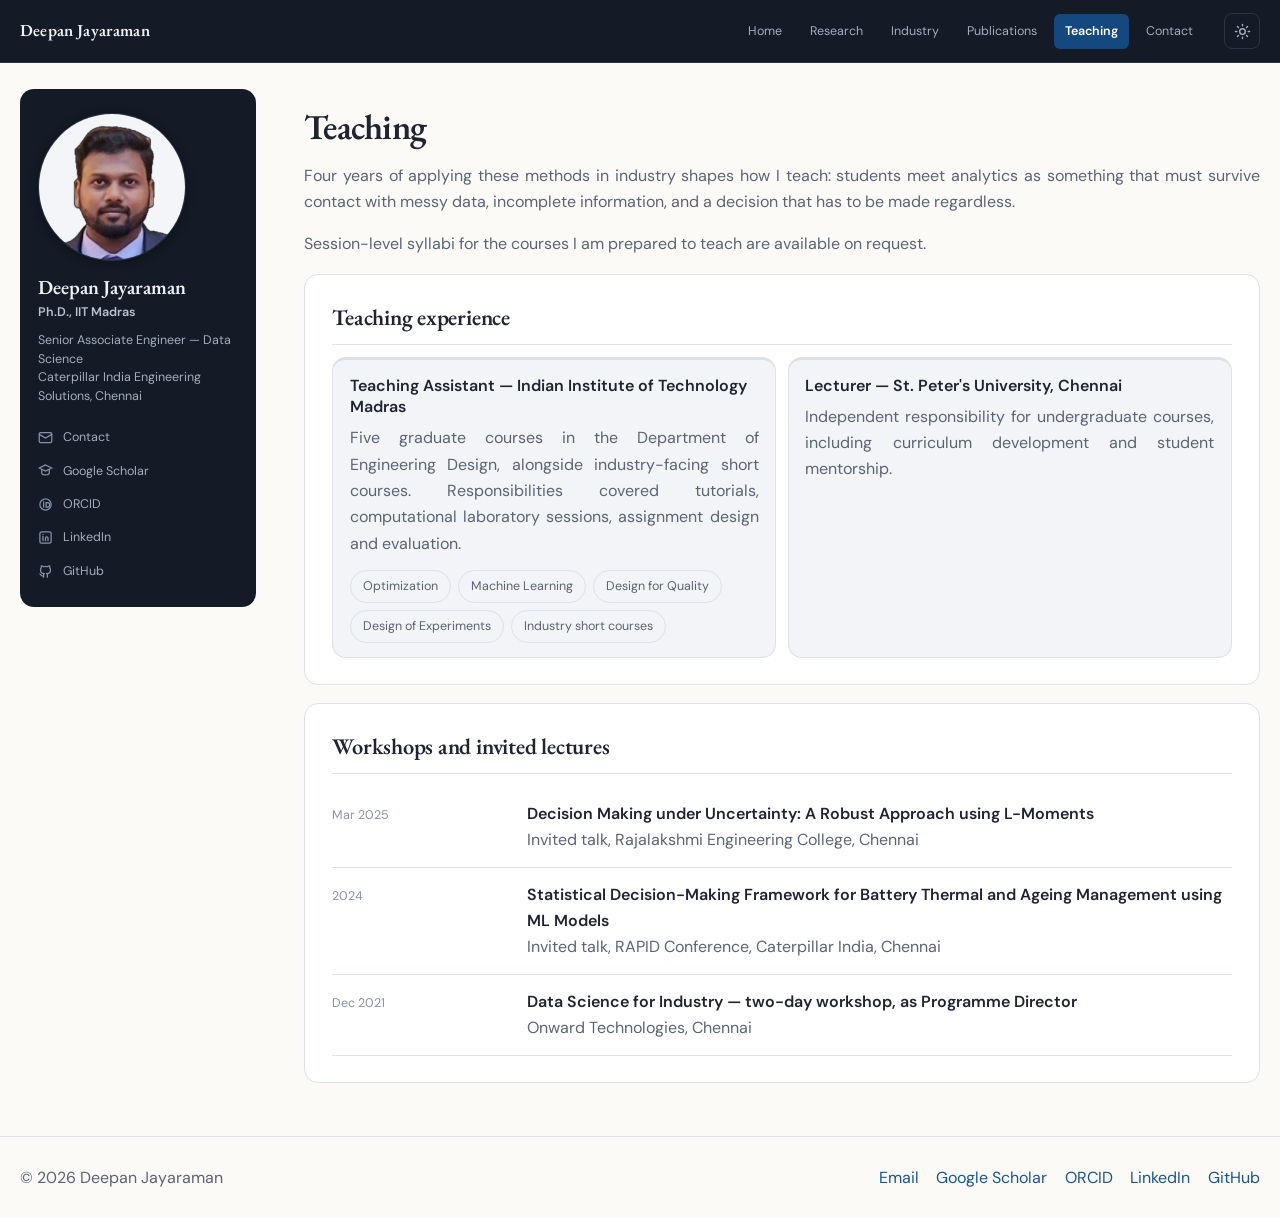
<file: teaching.html>
<!DOCTYPE html>
<html lang="en">
<head>
<meta charset="utf-8">
<meta name="viewport" content="width=device-width, initial-scale=1">
<title>Teaching — Deepan Jayaraman</title>
<meta name="description" content="Courses in quantitative methods, statistical inference, business analytics and prescriptive analytics, with session-level syllabi.">
<link rel="icon" href="data:image/svg+xml,<svg xmlns='http://www.w3.org/2000/svg' viewBox='0 0 100 100'><text y='.9em' font-size='90' font-family='Georgia,serif' fill='%231f3864'>D</text></svg>">
<link rel="stylesheet" href="assets/style.css?v=50">
</head>
<body>
<a class="skip" href="#main">Skip to content</a>

<header class="site-header">
  <div class="wrap nav">
    <a class="brand" href="index.html">Deepan&nbsp;Jayaraman</a>
    <nav class="nav-links" id="nav-links">
      <a href="index.html">Home</a>
      <a href="research.html">Research</a>
      <a href="industry.html">Industry</a>
      <a href="publications.html">Publications</a>
      <a href="teaching.html" aria-current="page">Teaching</a>
      <a href="index.html#contact">Contact</a>
    </nav>
    <button class="icon-btn" id="theme-toggle" aria-label="Toggle colour theme" title="Toggle theme">
      <svg id="theme-light" viewBox="0 0 24 24" fill="none" stroke="currentColor" stroke-width="2" stroke-linecap="round"><circle cx="12" cy="12" r="4"/><path d="M12 2v2M12 20v2M4.9 4.9l1.4 1.4M17.7 17.7l1.4 1.4M2 12h2M20 12h2M4.9 19.1l1.4-1.4M17.7 6.3l1.4-1.4"/></svg>
      <svg id="theme-dark" viewBox="0 0 24 24" fill="none" stroke="currentColor" stroke-width="2" stroke-linecap="round"><path d="M21 12.8A9 9 0 1 1 11.2 3a7 7 0 0 0 9.8 9.8z"/></svg>
    </button>
    <button class="icon-btn nav-toggle" id="nav-toggle" aria-label="Menu" aria-expanded="false" aria-controls="nav-links">
      <svg viewBox="0 0 24 24" fill="none" stroke="currentColor" stroke-width="2" stroke-linecap="round"><path d="M3 6h18M3 12h18M3 18h18"/></svg>
    </button>
  </div>
</header>

<main id="main">
  <div class="wrap page">
  <aside class="side-profile">
    <img class="side-photo" src="assets/deepan.jpg?v=50" alt="Deepan Jayaraman" width="500" height="500">
    <p class="side-name">Deepan Jayaraman</p>
    <p class="side-role">Ph.D., IIT Madras</p>
    <p class="side-org">Senior Associate Engineer&nbsp;— Data Science<br>Caterpillar India Engineering Solutions, Chennai</p>
    <ul class="side-links">
      <li><a href="index.html#contact"><svg viewBox="0 0 24 24" fill="none" stroke="currentColor" stroke-width="2" stroke-linecap="round"><rect x="2" y="4" width="20" height="16" rx="2"/><path d="m2 7 10 6 10-6"/></svg>Contact</a></li>
      <li><a href="https://scholar.google.com/citations?user=270_P4EAAAAJ&amp;hl=en" rel="noopener"><svg viewBox="0 0 24 24" fill="none" stroke="currentColor" stroke-width="2" stroke-linecap="round"><path d="M12 3 2 8l10 5 10-5-10-5z"/><path d="M6 10.5V16c0 1.7 2.7 3 6 3s6-1.3 6-3v-5.5"/></svg>Google Scholar</a></li>
      <li><a href="https://orcid.org/0000-0002-4991-4001" rel="noopener"><svg viewBox="0 0 24 24" fill="none" stroke="currentColor" stroke-width="2" stroke-linecap="round"><circle cx="12" cy="12" r="9"/><path d="M9 9v7M9 6.6v.01M13 16V9h2.2a3.5 3.5 0 0 1 0 7z"/></svg>ORCID</a></li>
      <li><a href="https://www.linkedin.com/in/deepanjayaramanan/" rel="noopener"><svg viewBox="0 0 24 24" fill="none" stroke="currentColor" stroke-width="2" stroke-linecap="round"><rect x="3" y="3" width="18" height="18" rx="3"/><path d="M8 10v7M8 7v.01M12 17v-4a2 2 0 0 1 4 0v4"/></svg>LinkedIn</a></li>
      <li><a href="https://github.com/DeepanJayaraman" rel="noopener"><svg viewBox="0 0 24 24" fill="none" stroke="currentColor" stroke-width="2" stroke-linecap="round"><path d="M9 19c-4 1.4-4-2.4-6-3m12 5v-3.5c0-1 .1-1.4-.5-2 2.8-.3 5.5-1.4 5.5-6a4.6 4.6 0 0 0-1.3-3.2 4.3 4.3 0 0 0-.1-3.2s-1.1-.3-3.5 1.3a12 12 0 0 0-6.2 0C6.5 2.8 5.4 3.1 5.4 3.1a4.3 4.3 0 0 0-.1 3.2A4.6 4.6 0 0 0 4 9.5c0 4.6 2.7 5.7 5.5 6-.6.6-.6 1.2-.5 2V21"/></svg>GitHub</a></li>
    </ul>
  </aside>
   <div class="page-body">

    <section>
      <h1 class="page-title">Teaching</h1>
      <p class="lede">Four years of applying these methods in industry shapes how I teach: students
        meet analytics as something that must survive contact with messy data, incomplete
        information, and a decision that has to be made regardless.</p>
      <p class="lede" style="margin-top:.9rem">Session-level syllabi for the courses I am prepared
        to teach are available on request.</p>
    </section>

    <section class="reveal">
      <div class="section-head"><h2>Teaching experience</h2></div>

      <div class="card-grid two">
      <div class="card">
        <h3>Teaching Assistant &mdash; Indian Institute of Technology Madras</h3>
        <p>Five graduate courses in the Department of Engineering Design, alongside industry-facing
          short courses. Responsibilities covered tutorials, computational laboratory sessions,
          assignment design and evaluation.</p>
        <ul class="pill-list">
          <li>Optimization</li>
          <li>Machine Learning</li>
          <li>Design for Quality</li>
          <li>Design of Experiments</li>
          <li>Industry short courses</li>
        </ul>
      </div>

      <div class="card">
        <h3>Lecturer &mdash; St. Peter's University, Chennai</h3>
        <p>Independent responsibility for undergraduate courses, including curriculum development
          and student mentorship.</p>
      </div>
      </div>
    </section>

    <section class="reveal">
      <div class="section-head"><h2>Workshops and invited lectures</h2></div>
      <ul class="timeline">
        <li>
          <span class="when">Mar 2025</span>
          <span class="what"><strong>Decision Making under Uncertainty: A Robust Approach using L-Moments</strong><br>
            <span class="where">Invited talk, Rajalakshmi Engineering College, Chennai</span></span>
        </li>
        <li>
          <span class="when">2024</span>
          <span class="what"><strong>Statistical Decision-Making Framework for Battery Thermal and Ageing Management using ML Models</strong><br>
            <span class="where">Invited talk, RAPID Conference, Caterpillar India, Chennai</span></span>
        </li>
        <li>
          <span class="when">Dec 2021</span>
          <span class="what"><strong>Data Science for Industry &mdash; two-day workshop, as Programme Director</strong><br>
            <span class="where">Onward Technologies, Chennai</span></span>
        </li>
      </ul>
    </section>

   </div>
  </div>
</main>

<footer class="site-footer">
  <div class="wrap footer-grid">
    <div>© <span id="year">2026</span> Deepan Jayaraman</div>
    <nav class="footer-links">
      <a href="mailto:deepanjayram@gmail.com">Email</a>
      <a href="https://scholar.google.com/citations?user=270_P4EAAAAJ&amp;hl=en" rel="noopener">Google&nbsp;Scholar</a>
      <a href="https://orcid.org/0000-0002-4991-4001" rel="noopener">ORCID</a>
      <a href="https://www.linkedin.com/in/deepanjayaramanan/" rel="noopener">LinkedIn</a>
      <a href="https://github.com/DeepanJayaraman" rel="noopener">GitHub</a>
    </nav>
  </div>
</footer>

<script src="assets/main.js?v=50"></script>
</body>
</html>
</file>
<file: assets/style.css>
/* ---------- webfonts (self-hosted, SIL OFL) ----------
   EB Garamond for headings, DM Sans for text — the pairing used on
   facweb.iitkgp.ac.in/~ahota. Variable files, latin subset only. */
@font-face {
  font-family: 'DM Sans'; font-style: normal; font-weight: 400 700;
  font-display: swap; src: url(fonts/dmsans-var.woff2) format('woff2');
}
@font-face {
  font-family: 'DM Sans'; font-style: italic; font-weight: 400 700;
  font-display: swap; src: url(fonts/dmsans-var-italic.woff2) format('woff2');
}
@font-face {
  font-family: 'EB Garamond'; font-style: normal; font-weight: 400 700;
  font-display: swap; src: url(fonts/ebgaramond-var.woff2) format('woff2');
}
@font-face {
  font-family: 'EB Garamond'; font-style: italic; font-weight: 400 700;
  font-display: swap; src: url(fonts/ebgaramond-var-italic.woff2) format('woff2');
}

/* ==========================================================================
   Deepan Jayaraman — personal academic site
   Hand-written CSS. No framework, no build step.
   ========================================================================== */

:root {
  /* Slate on warm cream. The accent marks what is interactive, the active state,
     and the data inside figures. Everything structural is --line or --ink. */
  --ink:      #1f2430;
  --muted:    #5a6472;
  --faint:    #8a929e;
  --accent:   #1a5490;
  --accent-2: #94540e;   /* second data series in figures, not a UI colour */
  --accent-hot: #14487f;
  --accent-soft: #e8eef7;
  --bg:       #fbfaf7;
  --surface:  #f2f4f7;
  --line:     #dde1e8;
  --rule:     #dde1e8;
  --quote-bar:#96a0b0;
  --shadow:   0 1px 2px rgba(20,26,38,.05), 0 10px 28px rgba(20,26,38,.08);

  --serif: "EB Garamond", "Iowan Old Style", "Palatino Linotype", Palatino, Georgia, serif;
  --sans:  "DM Sans", -apple-system, BlinkMacSystemFont, "Segoe UI", Inter, Roboto, "Helvetica Neue", Arial, sans-serif;
  --mono:  ui-monospace, SFMono-Regular, "SF Mono", Menlo, Consolas, monospace;

  --measure: 68ch;
  --wrap: 1120px;
}

[data-theme="dark"] {
  --ink:      #e8ecf3;
  --muted:    #a6b0c0;
  --faint:    #77808f;
  --accent:   #7fb0e8;
  --accent-2: #e0a458;
  --accent-hot: #93bff0;
  --accent-soft: #1c2a3d;
  --bg:       #12161f;
  --surface:  #1b212d;
  --line:     #2b3444;
  --rule:     #2b3444;
  --quote-bar:#55617a;
  --shadow:   0 1px 2px rgba(0,0,0,.4), 0 8px 24px rgba(0,0,0,.35);
}

*, *::before, *::after { box-sizing: border-box; }

html { -webkit-text-size-adjust: 100%; scroll-behavior: smooth; }
@media (prefers-reduced-motion: reduce) {
  html { scroll-behavior: auto; }
  * { animation-duration: .01ms !important; transition-duration: .01ms !important; }
}

body {
  margin: 0;
  background: var(--bg);
  color: var(--ink);
  font-family: var(--sans);
  font-size: 17px;
  line-height: 1.65;
  -webkit-font-smoothing: antialiased;
}

a { color: var(--accent); text-decoration: none; }
a:hover { text-decoration: underline; text-underline-offset: 3px; }

::selection { background: var(--accent-soft); }

.wrap { width: min(100% - 2.5rem, var(--wrap)); margin-inline: auto; }
.narrow { max-width: var(--measure); }

/* ---------- skip link ---------- */
.skip {
  position: absolute; left: -9999px; top: 0; z-index: 100;
  background: var(--accent); color: #fff; padding: .7rem 1.1rem; border-radius: 0 0 6px 0;
}
.skip:focus { left: 0; }

/* ---------- header / nav ---------- */
.site-header {
  position: sticky; top: 0; z-index: 50;
  background: color-mix(in srgb, var(--bg) 88%, transparent);
  backdrop-filter: saturate(180%) blur(12px);
  border-bottom: 1px solid var(--line);
}
.nav {
  display: flex; align-items: center; gap: 1.25rem;
  height: 62px;
}
.brand {
  font-family: var(--serif);
  font-size: 1.05rem; font-weight: 600; letter-spacing: .01em;
  color: var(--ink); margin-right: auto; white-space: nowrap;
}
.brand:hover { text-decoration: none; color: var(--accent); }

.nav-links { display: flex; gap: .35rem; align-items: center; }
.nav-links a {
  color: var(--muted); font-size: .93rem; padding: .45rem .7rem; border-radius: 6px;
  transition: background .15s, color .15s;
}
.nav-links a:hover { background: var(--surface); color: var(--ink); text-decoration: none; }
.nav-links a[aria-current="page"] { color: var(--ink); font-weight: 600; background: var(--accent-soft); }

.icon-btn {
  display: grid; place-items: center;
  width: 36px; height: 36px; padding: 0;
  background: transparent; border: 1px solid var(--line); border-radius: 8px;
  color: var(--muted); cursor: pointer;
  transition: border-color .15s, color .15s, background .15s;
}
.icon-btn:hover { color: var(--ink); border-color: var(--faint); background: var(--surface); }
.icon-btn svg { width: 17px; height: 17px; }
#theme-dark { display: none; }
[data-theme="dark"] #theme-light { display: none; }
[data-theme="dark"] #theme-dark { display: block; }

.nav-toggle { display: none; }

@media (max-width: 720px) {
  .nav-toggle { display: grid; }
  .nav-links {
    position: absolute; top: 62px; left: 0; right: 0;
    flex-direction: column; align-items: stretch; gap: 0;
    background: var(--bg); border-bottom: 1px solid var(--line);
    padding: .5rem 1.25rem 1rem;
    display: none;
  }
  .nav-links.open { display: flex; }
  .nav-links a { padding: .7rem .5rem; }
}

/* ---------- hero ---------- */
.hero { padding: clamp(1.8rem, 5vw, 3.2rem) 0 1.6rem; }
.hero-grid { display: grid; grid-template-columns: 1fr; gap: 1.6rem; }
@media (min-width: 880px) {
  .hero-grid { grid-template-columns: minmax(0,1fr) 168px; gap: 2.4rem; align-items: start; }
}

h1 {
  font-family: var(--serif);
  font-size: clamp(2.1rem, 5vw, 3rem);
  line-height: 1.1; letter-spacing: -.02em;
  margin: 0 0 .6rem;
  font-weight: 600;
}
.credential { color: var(--muted); font-size: 1rem; margin: 0 0 1.1rem; }

.positioning {
  font-family: var(--serif);
  font-size: clamp(1.15rem, 2.4vw, 1.42rem);
  line-height: 1.45;
  color: var(--ink);
  border-left: 3px solid var(--accent);
  padding-left: 1.1rem;
  margin: 0 0 1.2rem;
}

.bio { color: var(--muted); max-width: var(--measure); margin: 0 0 1.2rem; }
.bio strong { color: var(--ink); font-weight: 600; }

/* typographic monogram, stands in for a photo */
.monogram {
  aspect-ratio: 1; display: grid; place-items: center;
  background: var(--surface); border: 1px solid var(--line); border-radius: 14px;
  font-family: var(--serif); font-size: 4.2rem; font-weight: 600;
  color: var(--accent); letter-spacing: .04em;
  box-shadow: var(--shadow);
}
.monogram-cap { text-align: center; color: var(--faint); font-size: .78rem; margin-top: .55rem; line-height: 1.45; }

/* ---------- buttons ---------- */
.actions { display: flex; flex-wrap: wrap; gap: .6rem; }
.btn {
  display: inline-flex; align-items: center; gap: .5rem;
  padding: .58rem 1.05rem; border-radius: 8px;
  font-size: .92rem; font-weight: 500;
  border: 1px solid var(--line); background: var(--bg); color: var(--ink);
  cursor: pointer; transition: border-color .15s, background .15s, transform .1s;
}
.btn:hover { border-color: var(--faint); background: var(--surface); text-decoration: none; }
.btn:active { transform: translateY(1px); }
.btn-primary { background: var(--accent); border-color: var(--accent); color: #fff; }
.btn-primary:hover { background: color-mix(in srgb, var(--accent) 86%, #000); border-color: transparent; color: #fff; }
[data-theme="dark"] .btn-primary { color: #0f1216; }
.btn svg { width: 15px; height: 15px; }

/* ---------- sections ---------- */
section { padding: 1.7rem 0; }
.section-head {
  display: flex; align-items: baseline; gap: .9rem;
  margin: 0 0 1rem; padding-bottom: .5rem;
  border-bottom: 1px solid var(--line);
}
h2 {
  font-family: var(--serif); font-size: 1.45rem; font-weight: 600;
  letter-spacing: -.01em; margin: 0;
}
.section-head .count { color: var(--faint); font-size: .85rem; font-variant-numeric: tabular-nums; }

h3 { font-size: 1.02rem; font-weight: 600; margin: 1.3rem 0 .45rem; }

.lede { font-size: 1.06rem; color: var(--muted); max-width: var(--measure); }

/* ---------- cards / lists ---------- */
.card {
  background: var(--surface); border: 1px solid var(--line);
  border-radius: 12px; padding: 1rem 1.15rem; margin-bottom: .7rem;
}
.card h3 { margin-top: 0; }
.card p { margin: .4rem 0 0; color: var(--muted); }

.thread { border-left: 2px solid var(--line); padding-left: 1.2rem; margin-bottom: 1.6rem; transition: border-color .2s; }
.thread:hover { border-left-color: var(--accent); }
.thread h3 { margin: 0 0 .35rem; }
.thread p { margin: 0; color: var(--muted); max-width: var(--measure); }

.timeline { list-style: none; padding: 0; margin: 0; }
.timeline li {
  display: grid; gap: .15rem .9rem; padding: .85rem 0;
  border-bottom: 1px solid var(--line);
}
@media (min-width: 700px) {
  .timeline li { grid-template-columns: 180px 1fr; align-items: baseline; }
}
.timeline .when { color: var(--faint); font-size: .88rem; font-variant-numeric: tabular-nums; }
.timeline .what strong { font-weight: 600; }
.timeline .where { color: var(--muted); }

/* ---------- publications ---------- */
.filters { display: flex; flex-wrap: wrap; gap: .5rem; align-items: center; margin-bottom: 1.5rem; }
.chip {
  padding: .4rem .85rem; border-radius: 999px; font-size: .87rem;
  border: 1px solid var(--line); background: var(--bg); color: var(--muted);
  cursor: pointer; transition: all .15s;
}
.chip:hover { border-color: var(--faint); color: var(--ink); }
.chip[aria-pressed="true"] { background: var(--accent); border-color: var(--accent); color: #fff; }
[data-theme="dark"] .chip[aria-pressed="true"] { color: #0f1216; }

.search {
  margin-left: auto; position: relative; min-width: 200px;
}
.search input {
  width: 100%; padding: .45rem .8rem .45rem 2.1rem;
  border: 1px solid var(--line); border-radius: 8px;
  background: var(--bg); color: var(--ink); font: inherit; font-size: .9rem;
}
.search input:focus { outline: 2px solid var(--accent-soft); border-color: var(--accent); }
.search svg { position: absolute; left: .7rem; top: 50%; transform: translateY(-50%); width: 15px; height: 15px; color: var(--faint); }
@media (max-width: 620px) { .search { margin-left: 0; width: 100%; } }

.pubs { list-style: none; padding: 0; margin: 0; }
.pub {
  display: grid; grid-template-columns: 2.1rem 1fr; gap: .1rem .5rem;
  padding: .95rem 0; border-bottom: 1px solid var(--line);
}
.pub .idx {
  color: var(--faint); font-size: .9rem; font-variant-numeric: tabular-nums;
  padding-top: .1rem; text-align: right;
}
.pub .body { min-width: 0; }
.pub .title {
  display: block; color: var(--ink); font-weight: 500; line-height: 1.45; margin-bottom: .35rem;
}
.pub .tags { display: flex; flex-wrap: wrap; gap: .35rem; margin-bottom: .35rem; }
.pub .venue { display: block; font-style: italic; color: var(--muted); font-size: .93rem; }
.pub .authors { display: block; color: var(--faint); font-size: .9rem; margin-top: .1rem; }
.pub .links { margin-top: .35rem; display: flex; gap: .9rem; flex-wrap: wrap; }
.pub[hidden] { display: none; }

.year-head {
  display: flex; align-items: baseline; gap: .8rem;
  margin: 2rem 0 .4rem; padding-bottom: .45rem; border-bottom: 2px solid var(--accent);
}
.year-head h2 {
  font-family: var(--sans); font-size: 1.02rem; font-weight: 700;
  letter-spacing: .06em; color: var(--accent); text-transform: uppercase;
}
.year-head .n { color: var(--faint); font-size: .84rem; }

.empty { color: var(--faint); padding: 2rem 0; font-style: italic; }

/* ---------- teaching ---------- */
.course { border: 1px solid var(--line); border-radius: 12px; margin-bottom: .7rem; overflow: hidden; background: var(--surface); }
.course summary {
  padding: 1rem 1.3rem; cursor: pointer; font-weight: 600; list-style: none;
  display: flex; align-items: center; gap: .8rem;
}
.course summary::-webkit-details-marker { display: none; }
.course summary::after {
  content: ""; margin-left: auto; width: 8px; height: 8px; flex: none;
  border-right: 2px solid var(--faint); border-bottom: 2px solid var(--faint);
  transform: rotate(45deg); transition: transform .2s;
}
.course[open] summary::after { transform: rotate(-135deg); }
.course summary:hover { background: var(--accent-soft); }
.course .detail { padding: 0 1.3rem 1.2rem; color: var(--muted); max-width: var(--measure); }
.course .detail p { margin: 0 0 .6rem; }
.proposed { font-size: .74rem; text-transform: uppercase; letter-spacing: .04em;
  background: var(--accent-soft); color: var(--accent); padding: .16rem .5rem; border-radius: 4px; font-weight: 600; }

.pill-list { display: flex; flex-wrap: wrap; gap: .45rem; padding: 0; margin: .8rem 0 0; list-style: none; }
.pill-list li {
  font-size: .87rem; padding: .32rem .75rem; border-radius: 999px;
  background: var(--surface); border: 1px solid var(--line); color: var(--muted);
}

/* ---------- cv page ---------- */
.pdf-frame {
  width: 100%; height: min(78vh, 900px);
  border: 1px solid var(--line); border-radius: 12px; background: var(--surface);
}
.note {
  background: var(--surface); border: 1px solid var(--line); border-left: 3px solid var(--accent);
  border-radius: 8px; padding: 1rem 1.2rem; color: var(--muted); font-size: .95rem;
  max-width: var(--measure);
}

/* ---------- footer ---------- */
.site-footer {
  margin-top: 2.2rem; padding: 1.7rem 0; border-top: 1px solid var(--line);
  color: var(--muted); font-size: .92rem;
}
.footer-grid { display: flex; flex-wrap: wrap; gap: 1.5rem; align-items: center; justify-content: space-between; }
.footer-links { display: flex; flex-wrap: wrap; gap: 1.1rem; }

/* ---------- reveal on scroll ---------- */
.reveal { opacity: 0; transform: translateY(14px); transition: opacity .5s ease, transform .5s ease; }
.reveal.in { opacity: 1; transform: none; }
@media (prefers-reduced-motion: reduce) { .reveal { opacity: 1; transform: none; } }

/* ---------- toast ---------- */
#toast {
  position: fixed; left: 50%; bottom: 2rem; transform: translate(-50%, 1.5rem);
  background: var(--ink); color: var(--bg); padding: .6rem 1.1rem; border-radius: 8px;
  font-size: .9rem; opacity: 0; pointer-events: none; transition: opacity .25s, transform .25s;
  z-index: 99;
}
#toast.show { opacity: 1; transform: translate(-50%, 0); }

/* ---------- multi-dimensional publication filters ---------- */
.filter-bar { margin-bottom: 1.6rem; }
.filter-group {
  display: flex; flex-wrap: wrap; gap: .5rem; align-items: center;
  padding: .55rem 0; border-bottom: 1px dashed var(--line);
}
.filter-group:last-of-type { border-bottom: 0; }
.filter-group > .flabel {
  flex: 0 0 5.6rem; color: var(--faint);
  font-size: .74rem; letter-spacing: .06em; text-transform: uppercase; font-weight: 600;
}
@media (max-width: 620px) {
  .filter-group > .flabel { flex-basis: 100%; margin-bottom: .1rem; }
}

/* domain + rating tags on each entry */
.tag.dom {
  background: var(--surface); border: 1px solid var(--line);
  color: var(--muted); font-weight: 500; text-transform: none;
  letter-spacing: 0; font-size: .76rem; padding: .2rem .6rem;
}
.tag.rate {
  background: var(--accent-soft); color: var(--accent); border: 1px solid var(--accent);
  font-size: .72rem; letter-spacing: .03em; padding: .18rem .5rem;
}
.tag.rate.q1 { background: transparent; border-color: var(--line); color: var(--muted); }

/* central-theme diagram */
.theme-map {
  display: grid; gap: .7rem; margin: 1.4rem 0 0;
  grid-template-columns: repeat(auto-fit, minmax(210px, 1fr));
}
.theme-node {
  border: 1px solid var(--line); border-radius: 10px; padding: .95rem 1.1rem;
  background: var(--surface);
}
.theme-node h4 {
  margin: 0 0 .3rem; font-size: .95rem; font-weight: 600; color: var(--accent);
}
.theme-node p { margin: 0; font-size: .92rem; color: var(--muted); }
.theme-spine {
  border-left: 3px solid var(--accent); padding: .2rem 0 .2rem 1.1rem;
  font-family: var(--serif); font-size: clamp(1.05rem, 2.2vw, 1.25rem); line-height: 1.45;
  margin: 0 0 .4rem;
}

/* ---------- portrait ---------- */
.portrait {
  width: 100%; height: auto; aspect-ratio: 1; object-fit: cover;
  border-radius: 14px; border: 1px solid var(--line);
  background: var(--surface); box-shadow: var(--shadow);
  display: block;
}

@media (max-width: 879px) {
  .portrait { max-width: 140px; margin-inline: auto; }
  .monogram-cap { max-width: 300px; margin-inline: auto; }
}

/* ---------- diagrams ---------- */
figure.diagram { margin: 1.6rem 0 0; }
figure.diagram .scroller { overflow-x: auto; -webkit-overflow-scrolling: touch; }
figure.diagram svg { display: block; min-width: 620px; width: 100%; height: auto; }
figure.diagram figcaption {
  margin-top: .8rem; color: var(--faint); font-size: .88rem;
  max-width: var(--measure);
}
.dg-box { fill: var(--surface); stroke: var(--line); }
.dg-box-accent { fill: var(--accent-soft); stroke: var(--accent); }
.dg-label { fill: var(--ink); font-family: var(--sans); font-size: 13px; }
.dg-label-sm { fill: var(--muted); font-family: var(--sans); font-size: 11.5px; }
.dg-label-key { fill: var(--accent); font-family: var(--sans); font-size: 13px; font-weight: 600; }
.dg-line { stroke: var(--faint); fill: none; }
.dg-line-accent { stroke: var(--accent); fill: none; }
.dg-hub { fill: var(--accent); }
.dg-hub-text { fill: #fff; font-family: var(--sans); font-size: 13px; font-weight: 600; }
[data-theme="dark"] .dg-hub-text { fill: #0f1216; }

/* ---------- interactive domain hub ---------- */
.hub-wrap { display: grid; gap: 1.4rem; margin-top: 1.4rem; }
@media (min-width: 900px) {
  .hub-wrap { grid-template-columns: minmax(0, 1.25fr) minmax(280px, .85fr); gap: 2rem; align-items: start; }
}
.hub-wrap figure.diagram { margin: 0; }

.dg-node { cursor: pointer; }
.dg-node rect { transition: fill .15s, stroke .15s; }
.dg-node:hover rect, .dg-node:focus-visible rect, .dg-node[data-on="1"] rect {
  fill: var(--accent-soft); stroke: var(--accent);
}
.dg-node:focus { outline: none; }
.dg-node:focus-visible rect { stroke-width: 2; }
.dg-node text { pointer-events: none; }
#domain-hub .spoke { transition: stroke .15s, stroke-width .15s, opacity .15s; }
#domain-hub[data-active] .spoke { opacity: .3; }
#domain-hub[data-active] .spoke.on { opacity: 1; stroke: var(--accent); stroke-width: 2.2; }

.hub-detail {
  border: 1px solid var(--line); border-left: 3px solid var(--accent);
  border-radius: 10px; background: var(--surface);
  padding: 1.15rem 1.3rem; min-height: 190px;
}
.hub-detail h3 { margin: 0 0 .5rem; font-size: 1.02rem; color: var(--accent); }
.hub-detail p { margin: 0 0 .7rem; color: var(--muted); font-size: .95rem; }
.hub-detail ul { margin: 0 0 .8rem; padding-left: 1.1rem; color: var(--muted); font-size: .92rem; }
.hub-detail li { margin-bottom: .25rem; }
.hub-detail .hint { color: var(--faint); font-size: .86rem; font-style: italic; margin: 0; }
.hub-detail a.more { font-size: .92rem; font-weight: 500; }

/* ---------- interactive figures ---------- */
.fig-panel {
  border: 1px solid var(--line); border-radius: 12px; background: var(--surface);
  padding: 1rem 1.15rem; margin-top: 1rem;
}
.fig-controls {
  display: flex; flex-wrap: wrap; gap: .8rem 1.2rem; align-items: center;
  margin-top: 1rem; padding-top: .9rem; border-top: 1px solid var(--line);
}
.fig-controls label { font-size: .9rem; color: var(--muted); display: flex; align-items: center; gap: .6rem; }
.fig-controls input[type=range] { accent-color: var(--accent); width: 190px; }
.fig-controls .val {
  font-family: var(--mono); font-size: .86rem; color: var(--accent);
  font-weight: 600; min-width: 3.4rem;
}
.toggle-btn {
  padding: .38rem .8rem; border-radius: 999px; font-size: .86rem; cursor: pointer;
  border: 1px solid var(--line); background: var(--bg); color: var(--muted);
  transition: all .15s;
}
.toggle-btn[aria-pressed="true"] { background: var(--accent); border-color: var(--accent); color: #fff; }
[data-theme="dark"] .toggle-btn[aria-pressed="true"] { color: #0f1216; }

.readout { display: grid; gap: .55rem; margin-top: 1rem; }
.readout-row { display: grid; grid-template-columns: 13.5rem 1fr 4.6rem; gap: .7rem; align-items: center; }
@media (max-width: 620px) { .readout-row { grid-template-columns: 1fr 3.8rem; } .readout-row .track { grid-column: 1 / -1; } }
.readout-row .rl { font-size: .9rem; color: var(--ink); }
.readout-row .rl small { display: block; color: var(--faint); font-size: .8rem; }
.readout-row .track { height: 8px; background: var(--line); border-radius: 999px; overflow: hidden; }
.readout-row .fill { height: 100%; border-radius: 999px; transition: width .12s linear; }
.fill.warn { background: var(--accent-2); }
.fill.calm { background: var(--accent); }
.readout-row .num {
  font-family: var(--mono); font-size: .92rem; font-weight: 600; text-align: right;
  font-variant-numeric: tabular-nums;
}
.verdict {
  margin-top: 1rem; padding: .75rem .95rem; border-radius: 8px; font-size: .92rem;
  background: var(--accent-soft); color: var(--ink); border-left: 3px solid var(--accent);
}
.verdict.disagree { background: #eaf0f8; border-left-color: var(--accent-2); }
[data-theme="dark"] .verdict.disagree { background: #16202e; }

.mrd-locus { fill: none; stroke: var(--faint); stroke-width: 1.4; }
.mrd-locus.hot { stroke: var(--accent); stroke-width: 2.4; }
.mrd-pt { fill: var(--muted); }
.mrd-pt.hot { fill: var(--accent); }
.mrd-sample { fill: var(--accent-2); stroke: var(--bg); stroke-width: 2; cursor: grab; }
.mrd-sample:active { cursor: grabbing; }
.mrd-axis { stroke: var(--line); }
.mrd-tick { fill: var(--faint); font-family: var(--sans); font-size: 10.5px; }
.mrd-name { fill: var(--muted); font-family: var(--sans); font-size: 11px; }
.mrd-name.hot { fill: var(--accent); font-weight: 600; }

/* ---------- multi-column card bands ---------- */
.card-grid {
  display: grid; gap: .8rem;
  grid-template-columns: repeat(auto-fit, minmax(252px, 1fr));
  align-items: stretch;
}
.card-grid.two { grid-template-columns: repeat(auto-fit, minmax(330px, 1fr)); }
.card-grid > .card {
  margin: 0; display: flex; flex-direction: column;
  border-top: 3px solid var(--accent);
  transition: transform .16s ease, box-shadow .16s ease, border-color .16s;
}
.card-grid > .card:hover { transform: translateY(-2px); box-shadow: var(--shadow); }
.card-grid > .card h3 {
  margin: 0 0 .45rem; font-size: 1rem; line-height: 1.35; color: var(--ink);
}
.card-grid > .card p { margin: 0; font-size: .93rem; }
.card-grid > .card .kicker {
  font-size: .72rem; letter-spacing: .07em; text-transform: uppercase;
  color: var(--accent); font-weight: 700; margin-bottom: .45rem; display: block;
}


/* ---------- page polish ---------- */
.hero {
  background:
    radial-gradient(680px 340px at 12% -10%, var(--accent-soft), transparent 70%),
    radial-gradient(520px 300px at 92% 0%, rgba(43,110,168,.06), transparent 70%);
}
.card, .fig-panel, .hub-detail, .note { border-radius: 14px; }
.monogram, .portrait { border-radius: 16px; }
.positioning { border-left-width: 4px; }
.year-head h2 { color: var(--accent); }

/* ---------- method x domain matrix ---------- */
#method-matrix { min-width: 640px; }
.mx-head {
  font-family: var(--sans); font-size: 12.5px; fill: var(--muted);
  cursor: pointer; transition: fill .15s;
}
.mx-head.hot { fill: var(--accent); font-weight: 700; }
.mx-cell rect {
  fill: var(--accent); stroke: var(--line); stroke-width: 1;
  transition: opacity .18s, stroke .18s, transform .18s;
}
.mx-cell { cursor: pointer; }
.mx-cell.empty { cursor: default; }
.mx-cell.empty rect { stroke-dasharray: 3 5; }
.mx-cell .mx-n {
  font-family: var(--sans); font-size: 13px; font-weight: 700; fill: #fff;
  pointer-events: none;
}
[data-theme="dark"] .mx-cell .mx-n { fill: #12161f; }
.mx-cell.dim { opacity: .22; }
.mx-cell:not(.empty):hover rect, .mx-cell:not(.empty):focus-visible rect {
  stroke: var(--accent); stroke-width: 2;
}
.mx-cell:focus { outline: none; }

/* ---------- animated thread figures ---------- */
.anim-fig { margin: 1.3rem 0 0; }
.fig-lead {
  margin: 0 0 .5rem; font-weight: 600; color: var(--ink); font-size: 1rem;
}
.anim-fig::after {
  content: "hover to play"; display: block; margin-top: .3rem;
  font-size: .78rem; color: var(--faint); font-style: italic;
}
.anim-fig:hover::after, .anim-fig:focus-within::after, .anim-fig.playing::after { content: " a0"; }
.anim-fig.playing { outline: 2px solid var(--accent-soft); outline-offset: 6px; border-radius: 10px; }

/* --- A. peaks over threshold --- */
.pot-body { fill: var(--accent); opacity: .10; }
.pot-tail { fill: var(--accent); opacity: .42; }
.pot-thresh { stroke: var(--accent); stroke-width: 2; stroke-dasharray: 5 5; }
.pot-bad  { fill: var(--accent-2); font-family: var(--sans); font-size: 13px; font-weight: 700; }
.pot-good { fill: var(--accent); font-family: var(--sans); font-size: 13px; font-weight: 700; }
@keyframes potSweep { 0%,100% { transform: translateX(-46px); } 50% { transform: translateX(78px); } }
.anim-fig:hover #potClipRect, .anim-fig:focus-within #potClipRect, .anim-fig.playing #potClipRect,
.anim-fig:hover .pot-move,   .anim-fig:focus-within .pot-move,   .anim-fig.playing .pot-move {
  animation: potSweep 7s ease-in-out infinite;
}

/* --- B. detection pathways --- */
.det-track { stroke: var(--line); stroke-width: 3; }
.det-catch { fill: var(--bg); stroke-width: 3; }
.det-catch.auto  { stroke: var(--accent); }
.det-catch.human { stroke: var(--accent-2); }
.det-margin.wide   { fill: var(--accent); opacity: .16; }
.det-margin.narrow { fill: var(--accent-2); opacity: .28; }
.det-dot { fill: var(--accent-2); }
@keyframes lane1 {
  0% { transform: translateX(0); }  30% { transform: translateX(210px); }
  40% { transform: translateX(210px); } 100% { transform: translateX(662px); }
}
@keyframes lane2 {
  0% { transform: translateX(0); }  78% { transform: translateX(570px); }
  88% { transform: translateX(570px); } 100% { transform: translateX(662px); }
}
.anim-fig:hover .det-dot.lane1, .anim-fig:focus-within .det-dot.lane1, .anim-fig.playing .det-dot.lane1 {
  animation: lane1 6s cubic-bezier(.4,0,.6,1) infinite;
}
.anim-fig:hover .det-dot.lane2, .anim-fig:focus-within .det-dot.lane2, .anim-fig.playing .det-dot.lane2 {
  animation: lane2 6s cubic-bezier(.4,0,.6,1) infinite;
}

/* --- C. generative under scarcity --- */
.gen-real circle  { r: 6; fill: var(--accent); }
.gen-synth circle { r: 5; fill: var(--accent-2); opacity: .30; }
@keyframes genPop { 0%,8% { opacity: 0; } 30%,80% { opacity: .34; } 100% { opacity: 0; } }
.anim-fig:hover .gen-synth circle, .anim-fig:focus-within .gen-synth circle, .anim-fig.playing .gen-synth circle {
  animation: genPop 6.5s ease-in-out infinite;
}
.gen-synth circle:nth-child(1)  { animation-delay: .0s }
.gen-synth circle:nth-child(2)  { animation-delay: .12s }
.gen-synth circle:nth-child(3)  { animation-delay: .24s }
.gen-synth circle:nth-child(4)  { animation-delay: .36s }
.gen-synth circle:nth-child(5)  { animation-delay: .48s }
.gen-synth circle:nth-child(6)  { animation-delay: .60s }
.gen-synth circle:nth-child(7)  { animation-delay: .72s }
.gen-synth circle:nth-child(8)  { animation-delay: .84s }
.gen-synth circle:nth-child(9)  { animation-delay: .96s }
.gen-synth circle:nth-child(10) { animation-delay: 1.08s }
.gen-synth circle:nth-child(11) { animation-delay: 1.20s }
.gen-synth circle:nth-child(12) { animation-delay: 1.32s }

@media (prefers-reduced-motion: reduce) {
  .anim-fig *, .anim-fig :hover * { animation: none !important; }
  .anim-fig::after { content: "" !important; }
  .gen-synth circle { opacity: .30; }
}


/* a research topic card that drives a figure */
.card[data-fig] { cursor: pointer; }
.card[data-fig]::after {
  content: "▸ hover to see this move";
  display: block; margin-top: .5rem;
  font-size: .78rem; color: var(--faint); font-style: italic;
}
.card[data-fig].linked { border-color: var(--accent); box-shadow: var(--shadow); }
.card[data-fig].linked::after { content: "▾ playing below"; color: var(--accent); }
.card[data-fig]:focus { outline: 2px solid var(--accent); outline-offset: 3px; }
@media (prefers-reduced-motion: reduce) { .card[data-fig]::after { content: "" !important; } }

.pub .venue a.jlink { color: inherit; text-decoration: none; border-bottom: 1px dotted var(--faint); }
.pub .venue a.jlink:hover { color: var(--accent); border-bottom-color: var(--accent); }


/* ---------- hub: translucent fields ---------- */
.dg-field circle { fill: var(--accent); opacity: .07; }
.dg-field circle:nth-child(2) { fill: var(--accent-2); opacity: .06; }
.dg-field circle:nth-child(3) { fill: var(--accent-hot); opacity: .05; }
.dg-ring ellipse { fill: none; stroke: var(--line); stroke-width: 1; }
.dg-ring ellipse:first-child { stroke-dasharray: 3 7; opacity: .8; }
#domain-hub .dg-box { fill: var(--bg); stroke: var(--line); }
#domain-hub .dg-node rect { filter: drop-shadow(0 1px 2px rgba(20,26,38,.06)); }
#domain-hub .dg-node:hover rect,
#domain-hub .dg-node:focus-visible rect,
#domain-hub .dg-node[data-on="1"] rect {
  fill: var(--accent-soft); stroke: var(--accent); stroke-width: 1.6;
}
.dg-hub { fill: var(--accent); }
.dg-hub-text { fill: #fff; }
[data-theme="dark"] .dg-hub-text { fill: #12161f; }


/* ==========================================================================
   LAYOUT v21 — persistent left profile column, and one fixed type scale.
   Everything below is deliberately last in the file: it is the single place
   that settles page width, column structure and font size, so earlier
   section-by-section sizes do not drift.
   ========================================================================== */

:root {
  --wrap: 1260px;
  --side: 236px;
  --measure: 100%;          /* content column already sets the measure */
  --fs:      16px;          /* the one body size */
  --fs-small: 12.5px;       /* the one meta/label size */
}

/* ---------- two-column page shell ---------- */
.page { display: block; }
@media (min-width: 1000px) {
  .page {
    display: grid;
    grid-template-columns: var(--side) minmax(0, 1fr);
    gap: 3rem;
    align-items: start;
  }
  .side-profile {
    position: sticky; top: 86px;
    padding-bottom: 2rem;
  }
}
.page-body { min-width: 0; }

/* ---------- the profile card ---------- */
.side-profile {
  padding: 1.8rem 0 .4rem;
  border-bottom: 1px solid var(--line);
  margin-bottom: 1.4rem;
}
@media (min-width: 1000px) {
  .side-profile { border-bottom: 0; margin-bottom: 0; padding-top: 2.4rem; }
}
.side-photo {
  width: 148px; height: 148px; display: block;
  object-fit: cover; border-radius: 50%;
  border: 1px solid var(--line); background: var(--surface);
  box-shadow: var(--shadow);
  margin: 0 0 .9rem;
}
.side-name {
  font-family: var(--serif); font-size: 1.24rem; font-weight: 600;
  margin: 0 0 .15rem; line-height: 1.25; color: var(--ink);
}
.side-role  { margin: 0 0 .5rem; color: var(--accent); font-size: var(--fs-small); font-weight: 600; }
.side-org   { margin: 0 0 1rem; color: var(--muted); font-size: var(--fs-small); line-height: 1.5; }

.side-links { list-style: none; padding: 0; margin: 0; display: grid; gap: .12rem; }
.side-links a {
  display: flex; align-items: center; gap: .6rem;
  padding: .34rem .5rem; margin-left: -.5rem; border-radius: 7px;
  color: var(--muted); font-size: var(--fs-small);
  transition: background .15s, color .15s;
}
.side-links a:hover { background: var(--surface); color: var(--accent); text-decoration: none; }
.side-links svg { width: 15px; height: 15px; flex: none; color: var(--faint); }
.side-links a:hover svg { color: var(--accent); }

@media (max-width: 999px) {
  .side-profile { display: grid; grid-template-columns: 96px 1fr; gap: 0 1.2rem; align-items: start; }
  .side-photo { width: 96px; height: 96px; grid-row: span 4; }
  .side-links { grid-column: 2; display: flex; flex-wrap: wrap; gap: .1rem .4rem; }
}

/* ---------- hero, now that the photo lives in the sidebar ---------- */
.hero { padding: 2.2rem 0 1.2rem; background: none; }
.hero-grid { display: block; }
@media (min-width: 880px) { .hero-grid { grid-template-columns: 1fr; } }
.page .hero h1 { font-size: 2.2rem; }

/* ---------- one fixed type scale ---------- */
body { font-size: var(--fs); }

.bio, .lede, .card p, .thread p, .note, .course .detail, .course .detail p,
.hub-detail p, .hub-detail ul, .card-grid > .card p, .timeline .where,
.pub .venue, .pub .authors, .site-footer, .positioning, .theme-spine,
.fig-panel p, .verdict, .fig-lead, .card-grid > .card h3, h3,
figure.diagram figcaption, .pill-list li, .stack li, p, li {
  font-size: var(--fs);
}
.pub .idx, .pub .links, .tag, .tag.dom, .tag.rate, .chip, .search input,
.filter-group > .flabel, .year-head .n, .section-head .count,
.monogram-cap, .side-role, .side-org, .side-links a, .nav-links a,
.hub-detail .hint, .anim-fig::after, .card[data-fig]::after,
.readout-row .rl small, .fig-controls label, .toggle-btn, .btn,
.timeline .when, .proposed, #pub-count, .theme-node p {
  font-size: var(--fs-small);
}

/* headings: fixed, not fluid */
h1 { font-size: 2.2rem; }
h2 { font-size: 1.4rem; }
h3 { font-size: var(--fs); font-weight: 600; }
.positioning, .theme-spine { font-size: 1.22rem; }
.year-head h2 { font-size: .95rem; }
@media (max-width: 620px) {
  h1 { font-size: 2rem; }
  .positioning, .theme-spine { font-size: 1.1rem; }
}

/* ---------- use the full column width ---------- */
.narrow, .bio, .lede, .note, .thread p, .card .detail,
.course .detail, figure.diagram figcaption, .card p { max-width: none; }
figure.diagram figcaption { max-width: 78ch; }

/* denser sections so the page carries more per screen */
section { padding: 1.35rem 0; }
.section-head { margin-bottom: .8rem; }
.card { padding: .9rem 1.05rem; }
.card-grid { gap: .7rem; }

/* article title links in the publication list */
.pub .title a.title-link { color: var(--ink); }
.pub .title a.title-link:hover { color: var(--accent); text-decoration: underline; text-underline-offset: 3px; }
.pub .title a.title-link::after {
  content: " ↗"; color: var(--faint); font-size: .8em; vertical-align: .08em;
}

.page-title { margin-top: 2.4rem; font-size: 2.2rem; }
@media (max-width: 620px) { .page-title { font-size: 2rem; } }

/* the interactive figures need a real minimum width; give the detail panel a fixed
   column so the diagram keeps the ~640px it needs and never gains a scrollbar */
@media (min-width: 1000px) {
  .hub-wrap { grid-template-columns: minmax(0, 1fr) 300px; gap: 2rem; }
}
@media (max-width: 999px) {
  .hub-wrap { grid-template-columns: 1fr; }
}

/* ==========================================================================
   v22 — animated figures and simulations stay closed until a thread is clicked
   ========================================================================== */

.card[data-fig] { cursor: pointer; }
.card[data-fig]::after {
  content: "▸ open the figure";
  display: block; margin-top: .5rem;
  font-size: var(--fs-small); color: var(--faint); font-style: italic;
}
.card[data-fig][aria-expanded="true"]::after { content: "▾ close the figure"; color: var(--accent); }
.card[data-fig].linked { border-color: var(--accent); box-shadow: var(--shadow); }
.card[data-fig]:focus-visible { outline: 2px solid var(--accent); outline-offset: 3px; }
.card[data-fig]:focus { outline: none; }

.openable[hidden] { display: none !important; }
.openable.just-opened { animation: figIn .45s ease both; }
@keyframes figIn { from { opacity: 0; transform: translateY(10px); } to { opacity: 1; transform: none; } }

.fig-placeholder {
  color: var(--faint); font-style: italic;
  border: 1px dashed var(--line); border-radius: 12px;
  padding: 1rem 1.15rem; margin: 1rem 0 0;
}
.fig-placeholder em { font-style: normal; color: var(--muted); }

/* an open figure is playing already; the hover hint no longer applies */
.anim-fig::after { content: ""; }

@media (prefers-reduced-motion: reduce) {
  .openable.just-opened { animation: none; }
  .card[data-fig]::after { content: "▸ open the figure" !important; }
  .card[data-fig][aria-expanded="true"]::after { content: "▾ close the figure" !important; }
}

/* ---------- contact ---------- */
.contact-wrap { display: grid; gap: 1.6rem; }
@media (min-width: 820px) {
  .contact-wrap { grid-template-columns: minmax(0, 1fr) 260px; gap: 2.4rem; align-items: start; }
}
.contact-form { display: grid; gap: .9rem; }
.contact-form .field { display: grid; gap: .3rem; }
.contact-form label {
  font-size: var(--fs-small); font-weight: 600; color: var(--muted);
}
.contact-form input, .contact-form textarea {
  width: 100%; padding: .6rem .8rem;
  border: 1px solid var(--line); border-radius: 9px;
  background: var(--bg); color: var(--ink);
  font: inherit; font-size: var(--fs);
}
.contact-form textarea { resize: vertical; min-height: 7.5rem; line-height: 1.55; }
.contact-form input:focus, .contact-form textarea:focus {
  outline: 2px solid var(--accent-soft); border-color: var(--accent);
}
.cf-error {
  margin: 0; padding: .6rem .85rem; border-radius: 8px;
  background: var(--accent-soft); color: var(--accent);
  border-left: 3px solid var(--accent); font-size: var(--fs-small);
}
.cf-note { margin: .3rem 0 0; color: var(--faint); font-size: var(--fs-small); line-height: 1.55; }
.cf-note strong { color: var(--muted); }
.contact-side {
  border: 1px solid var(--line); border-left: 3px solid var(--accent);
  border-radius: 14px; background: var(--surface); padding: 1.1rem 1.25rem;
}
.contact-side h3 { margin: 0 0 .3rem; color: var(--accent); }
.contact-side h3 + p { margin: 0 0 1rem; }
.contact-side p { color: var(--muted); font-size: var(--fs-small); line-height: 1.7; }
.contact-side p:last-child { margin-bottom: 0; }

/* ---------- dark masthead ----------
   The IIT Kharagpur faculty page Deepan pointed at uses a solid dark navy bar over a
   warm page. Same move, in the IIT Madras palette: the deep maroon end of it. The bar
   is dark in both light and dark themes, so its colours are stated outright. */
.site-header {
  --hdr:      #141a26;
  --hdr-ink:  #eef1f6;
  --hdr-mut:  #a3adbd;
  --hdr-line: #2b3444;
  background: var(--hdr);
  backdrop-filter: none;
  border-bottom: 1px solid var(--hdr-line);
}
.site-header .brand { color: var(--hdr-ink); }
.site-header .brand:hover { color: #fff; }
.site-header .nav-links a { color: var(--hdr-mut); }
.site-header .nav-links a:hover {
  color: var(--hdr-ink); background: rgba(255,255,255,.08);
}
.site-header .nav-links a[aria-current="page"] {
  color: #fff; background: var(--accent-hot); font-weight: 600;
}
.site-header .icon-btn { color: var(--hdr-mut); border-color: var(--hdr-line); }
.site-header .icon-btn:hover {
  color: var(--hdr-ink); border-color: var(--hdr-mut); background: rgba(255,255,255,.08);
}
.skip { background: var(--accent-hot); }
@media (max-width: 720px) {
  .site-header .nav-links {
    background: var(--hdr); border-bottom: 1px solid var(--hdr-line);
  }
}
/* the sticky sidebar clears the solid bar */
@media (min-width: 1000px) { .side-profile { top: 82px; } }

/* ---------- v24: the left profile takes the masthead's dark colour ----------
   Colour only. No change to the markup, the layout, the order of anything in it,
   or the sizes. Dark in both themes, so the values are stated outright. */
.side-profile {
  --sp:      #141a26;
  --sp-ink:  #eef1f6;
  --sp-mut:  #a3adbd;
  --sp-line: #2b3444;
  background: var(--sp);
  color: var(--sp-ink);
  border-radius: 14px;
  padding-left: 1.15rem; padding-right: 1.15rem;
  padding-bottom: 1.25rem;
  border-bottom: 0;
}
@media (min-width: 1000px) {
  .side-profile { padding-top: 1.5rem; margin-top: 1.6rem; }
}
@media (max-width: 999px) {
  .side-profile { padding-top: 1.25rem; }
}
.side-profile .side-photo {
  border-color: var(--sp-line);
  background: var(--sp-line);
  box-shadow: 0 2px 10px rgba(0,0,0,.35);
}
.side-profile .side-name { color: var(--sp-ink); }
.side-profile .side-role { color: #b9c3d2; }
.side-profile .side-org  { color: var(--sp-mut); }
.side-profile .side-links a { color: var(--sp-mut); }
.side-profile .side-links svg { color: #8592a8; }
.side-profile .side-links a:hover {
  color: var(--sp-ink); background: rgba(255,255,255,.09);
}
.side-profile .side-links a:hover svg { color: var(--sp-ink); }

/* the pinned profile scrolls on its own when it is taller than the viewport,
   so nothing in it can end up out of reach on a short window */
@media (min-width: 1000px) {
  .side-profile {
    max-height: calc(100vh - 82px - 1.6rem);
    overflow-y: auto;
    scrollbar-width: thin;
    scrollbar-color: #3d4a5f transparent;
  }
  .side-profile::-webkit-scrollbar { width: 8px; }
  .side-profile::-webkit-scrollbar-track { background: transparent; }
  .side-profile::-webkit-scrollbar-thumb {
    background: #3d4a5f; border-radius: 999px;
    border: 2px solid transparent; background-clip: content-box;
  }
  .side-profile::-webkit-scrollbar-thumb:hover { background: #55637c; background-clip: content-box; }
}

/* ---------- v27: justified prose ----------
   Body copy is justified with automatic hyphenation — without hyphens the narrow
   card columns open visible rivers. Short meta lines (venues, authors, dates, tags,
   labels, nav) stay ragged-right, where justification would look broken. */
.bio, .lede, .note,
.positioning, .theme-spine,
.card p, .card-grid > .card p,
.thread p,
.hub-detail p, .hub-detail li,
.course .detail p,
.fig-panel p, .verdict,
figure.diagram figcaption,
.fig-placeholder, .cf-note,
.contact-side p,
.page-body > section > p,
.page-body > section > .narrow {
  text-align: justify;
  text-justify: inter-word;
  hyphens: auto;
  -webkit-hyphens: auto;
  overflow-wrap: break-word;
}

/* things that must stay ragged-right */
.credential, .monogram-cap, .fig-lead,
.side-name, .side-role, .side-org, .side-links a,
.pub .title, .pub .venue, .pub .authors, .pub .links,
.timeline .when, .timeline .where, .timeline .what,
.hub-detail .hint, .section-head, .year-head,
.pill-list li, .tag, .chip, .btn, .nav-links a,
.readout-row .rl, .fig-controls label, .cf-error,
.contact-form label, .site-footer, .empty, #pub-count {
  text-align: left;
  hyphens: manual;
}

/* ---------- v28: clickable placeholders, multi-select filter chips ---------- */
.fig-placeholder[role="button"] { cursor: pointer; transition: border-color .15s, background .15s; }
.fig-placeholder[role="button"]:hover,
.fig-placeholder[data-scroll]:hover {
  border-color: var(--accent); background: var(--accent-soft);
}
.fig-placeholder[role="button"]:focus-visible { outline: 2px solid var(--accent); outline-offset: 3px; }
.fig-placeholder[role="button"]:focus { outline: none; }
.fig-placeholder b { color: var(--accent); font-weight: 600; font-style: normal; }
.fig-placeholder[data-scroll] { cursor: pointer; }

.ph-link {
  font: inherit; font-style: normal; color: var(--accent); font-weight: 600;
  background: none; border: 0; border-bottom: 1px dotted var(--accent);
  padding: 0; cursor: pointer;
}
.ph-link:hover { border-bottom-style: solid; }
.ph-link:focus-visible { outline: 2px solid var(--accent); outline-offset: 2px; }

@keyframes threadFlash {
  0%, 100% { box-shadow: none; }
  30%, 70% { box-shadow: 0 0 0 3px var(--accent-soft), 0 0 0 4px var(--accent); }
}
.card-grid.flash { animation: threadFlash 1.4s ease; border-radius: 14px; }

/* a ticked chip in a multi-select row carries a check */
.filter-group[data-dim] .chip[aria-pressed="true"]:not([data-value="all"])::before {
  content: "✓ "; font-weight: 700;
}

/* ---------- v29: matrix pinning ----------
   Hovering alone meant the panel changed as the pointer travelled towards it.
   A click pins a cell, row or column; hover only previews while nothing is pinned. */
.mx-head { outline: none; }
.mx-cell.pinned rect, .mx-cell:not(.empty):hover rect {
  stroke: var(--accent); stroke-width: 2;
}
.mx-cell.pinned rect { stroke-width: 2.6; }
.mx-head.pinned { fill: var(--accent); font-weight: 700; }
#method-matrix.has-pin .mx-cell:not(.pinned):hover rect { stroke: var(--line); stroke-width: 1; }
.mx-head:focus-visible { fill: var(--accent); font-weight: 700; }

.hub-detail .pin-note {
  margin: .7rem 0 0; padding-top: .6rem; border-top: 1px solid var(--line);
  color: var(--accent); font-size: var(--fs-small); font-style: italic;
}

/* ==========================================================================
   v30 — palette C, without crimson.
   The colours above are the slate set. This block is the other half of it:
   the accent no longer carries structure. It marks what is interactive, the
   page you are on, and the data inside figures — nothing else. Rules, card
   tops, quote bars and panel headings are --line and --ink.
   ========================================================================== */

/* section rules and year heads: the text and the rule are separate roles.
   Left joined, a neutral rule would drag the heading to ~1.2:1 and hide it. */
.year-head { border-bottom: 2px solid var(--rule); }
.year-head h2 { color: var(--ink); }

/* card tops, quote bars, panel edges: structure, so neutral */
.card-grid > .card { border-top-color: var(--rule); }
.positioning { border-left-color: var(--quote-bar); }
.theme-spine { border-left-color: var(--quote-bar); }
.hub-detail { border-left-color: var(--rule); }
.note { border-left-color: var(--rule); }
.contact-side { border-left-color: var(--rule); }
.fig-panel { border-color: var(--line); }

/* panel headings read as headings, not as links */
.hub-detail h3, .contact-side h3 { color: var(--ink); }

/* the accent keeps: links, buttons, the active nav item, focus rings, the
   "click here" affordances, state feedback, and every figure — where it is data */
.pub .title a.title-link:hover,
.fig-placeholder b, .ph-link,
.card[data-fig][aria-expanded="true"]::after,
.verdict, .cf-error, .hub-detail .pin-note { color: var(--accent); }
.verdict { border-left-color: var(--accent); }
.thread:hover { border-left-color: var(--accent); }
.card[data-fig].linked { border-color: var(--accent); }

/* rating badges stay tinted — they carry information, not decoration */
.tag.rate { background: var(--accent-soft); color: var(--accent); border-color: var(--accent); }
.tag.rate.q1 { background: transparent; border-color: var(--line); color: var(--muted); }

/* the hub's blurred fields stay in one hue; --accent-2 is for data series */
.dg-field circle:nth-child(2) { fill: var(--accent); opacity: .055; }

/* ---------- technical-stack hub (industry) ---------- */
#stack-hub .st-card {
  fill: var(--bg); stroke: var(--line); stroke-width: 1;
  filter: url(#stkShadow);
}
#stack-hub .st-ico-bg { fill: var(--accent-soft); }
#stack-hub .st-ico {
  fill: none; stroke: var(--accent); stroke-width: 1.6;
  stroke-linecap: round; stroke-linejoin: round;
}
#stack-hub .st-name {
  fill: var(--ink); font-family: var(--sans); font-size: 16px; font-weight: 600;
}
#stack-hub .st-sub {
  fill: var(--muted); font-family: var(--sans); font-size: 13px;
}
#stack-hub .st-arrow { fill: none; stroke: var(--line); stroke-width: 1.4; marker-end: url(#stkArrow); }
#stack-hub .st-arrowhead { fill: var(--line); stroke: none; }
#stack-hub .st-hub-ring {
  fill: var(--bg); stroke: var(--accent); stroke-width: 2; filter: url(#stkShadow);
}
#stack-hub .st-hub-t {
  fill: var(--accent); font-family: var(--sans); font-size: 16px; font-weight: 600;
}

/* stack hub: hover states and the anchored tool popover */
#stack-hub .st-node { cursor: pointer; }
#stack-hub .st-node text { pointer-events: none; }
#stack-hub .st-card, #stack-hub .st-name, #stack-hub .st-sub,
#stack-hub .st-ico, #stack-hub .st-ico-bg, #stack-hub .st-node {
  transition: fill .15s, stroke .15s, opacity .15s;
}
/* the hovered card lifts to full accent contrast */
#stack-hub .st-node:hover .st-card,
#stack-hub .st-node[data-on="1"] .st-card {
  fill: var(--accent); stroke: var(--accent-hot); stroke-width: 2;
}
#stack-hub .st-node:hover .st-name,
#stack-hub .st-node[data-on="1"] .st-name { fill: #fff; }
#stack-hub .st-node:hover .st-sub,
#stack-hub .st-node[data-on="1"] .st-sub { fill: rgba(255,255,255,.82); }
#stack-hub .st-node:hover .st-ico-bg,
#stack-hub .st-node[data-on="1"] .st-ico-bg { fill: rgba(255,255,255,.22); }
#stack-hub .st-node:hover .st-ico,
#stack-hub .st-node[data-on="1"] .st-ico { stroke: #fff; }
[data-theme="dark"] #stack-hub .st-node:hover .st-name,
[data-theme="dark"] #stack-hub .st-node[data-on="1"] .st-name { fill: #10141c; }
[data-theme="dark"] #stack-hub .st-node:hover .st-sub,
[data-theme="dark"] #stack-hub .st-node[data-on="1"] .st-sub { fill: rgba(16,20,28,.75); }
[data-theme="dark"] #stack-hub .st-node:hover .st-ico,
[data-theme="dark"] #stack-hub .st-node[data-on="1"] .st-ico { stroke: #10141c; }
[data-theme="dark"] #stack-hub .st-node:hover .st-ico-bg,
[data-theme="dark"] #stack-hub .st-node[data-on="1"] .st-ico-bg { fill: rgba(16,20,28,.18); }
/* everything else recedes */
#stack-hub[data-active] .st-node[data-on="0"] { opacity: .3; }
#stack-hub .st-arrow { transition: stroke .15s, stroke-width .15s, opacity .15s; }
#stack-hub[data-active] .st-arrow { opacity: .18; }
#stack-hub[data-active] .st-arrow.on { opacity: 1; stroke: var(--accent); stroke-width: 2.2; }

.stack-figwrap { position: relative; }
.stack-figwrap figure.diagram { margin: 1rem 0 0; }
.stack-pop {
  position: absolute; left: 0; top: 0; z-index: 6;
  min-width: 186px; max-width: 250px;
  background: var(--surface); border: 1px solid var(--line); border-radius: 12px;
  box-shadow: var(--shadow); padding: .7rem .9rem;
  opacity: 0; transform: translateY(-3px); pointer-events: none;
  transition: opacity .14s ease, transform .14s ease;
}
.stack-pop[data-show="1"] { opacity: 1; transform: none; }
.stack-pop h4 { margin: 0 0 .45rem; font-size: .95rem; color: var(--accent); }
.stack-pop ul { margin: 0 0 .5rem; padding-left: 1.05rem; color: var(--ink); font-size: .88rem; line-height: 1.35; }
.stack-pop li { margin-bottom: .14rem; }
.stack-pop .hint { margin: 0; color: var(--faint); font-size: .82rem; font-style: italic; }
@media (prefers-reduced-motion: reduce) { .stack-pop { transition: none; } }

/* tool icons inside the technical-stack pills and popover */
.pill-list li:has(.pill-ico) { display: inline-flex; align-items: center; gap: .42rem; }
.pill-ico {
  width: 15px; height: 15px; flex: 0 0 15px;
  color: var(--accent); vertical-align: -2px;
}
.stack-pop li { display: flex; align-items: center; gap: .45rem; }
.stack-pop .pill-ico { width: 14px; height: 14px; flex: 0 0 14px; }

/* per-project stack and application areas on experience cards */
.card-meta { margin-top: .75rem; padding-top: .6rem; border-top: 1px solid var(--line); }
.card-areas { display: flex; flex-wrap: wrap; gap: .3rem; margin-bottom: .4rem; }
.card-areas .area {
  font-size: .7rem; letter-spacing: .04em; text-transform: uppercase; font-weight: 600;
  color: var(--accent); background: var(--accent-soft);
  border-radius: 5px; padding: .18rem .45rem;
}
.card-stack { display: flex; flex-wrap: wrap; gap: .3rem; list-style: none; padding: 0; margin: 0; }
.card-stack li {
  display: inline-flex; align-items: center; gap: .3rem;
  font-size: .77rem; color: var(--muted);
  background: var(--surface); border: 1px solid var(--line);
  border-radius: 999px; padding: .16rem .5rem;
}
.card-stack .pill-ico { width: 13px; height: 13px; flex: 0 0 13px; }

/* ---------- Caterpillar card figures: still until hover, then a 5s loop ---------- */
.cat-anim {
  display: block; width: 100%; height: auto; margin: .8rem 0 .1rem;
  background: var(--surface); border: 1px solid var(--line); border-radius: 9px;
  opacity: .55; transition: opacity .2s;
}
.card:hover .cat-anim, .card:focus-within .cat-anim { opacity: 1; }
.cat-anim * { transform-box: fill-box; }
.ca-track, .ca-axis, .ca-rail { fill: none; stroke: var(--line); stroke-width: 1.6; }
.ca-tag { fill: var(--faint); font-family: var(--sans); font-size: 10px; }

/* A. retrieval-augmented answer */
.ca-q   { fill: var(--accent); }
.ca-doc { fill: var(--bg); stroke: var(--line); stroke-width: 1.4; }
.ca-ans { fill: var(--accent); opacity: 0; transform-origin: center; }
@keyframes caQ   { 0%,4%{transform:translateX(0);opacity:0} 10%{opacity:1}
                   46%{transform:translateX(70px);opacity:1} 56%{opacity:0} 100%{transform:translateX(70px);opacity:0} }
@keyframes caDoc { 0%,26%{fill:var(--bg)} 40%,62%{fill:var(--accent-soft)} 80%,100%{fill:var(--bg)} }
@keyframes caAns { 0%,58%{opacity:0;transform:scale(.7)} 72%,90%{opacity:1;transform:scale(1)} 100%{opacity:0} }
.card:hover .ca-rag .ca-q   { animation: caQ 5s ease-in-out infinite; }
.card:hover .ca-rag .ca-doc { animation: caDoc 5s ease-in-out infinite; }
.card:hover .ca-rag .ca-doc:nth-of-type(2) { animation-delay: .18s; }
.card:hover .ca-rag .ca-doc:nth-of-type(3) { animation-delay: .36s; }
.card:hover .ca-rag .ca-ans { animation: caAns 5s ease-in-out infinite; }

/* B. history then forecast with a widening band */
.ca-hist { fill: none; stroke: var(--accent); stroke-width: 2.2; stroke-linecap: round; stroke-linejoin: round; }
.ca-fut  { fill: none; stroke: var(--accent); stroke-width: 2.2; stroke-dasharray: 4 4; opacity: 0; }
.ca-band { fill: var(--accent); opacity: 0; transform-origin: left center; }
@keyframes caFut  { 0%,34%{opacity:0} 52%,88%{opacity:1} 100%{opacity:0} }
@keyframes caBand { 0%,30%{opacity:0;transform:scaleX(0)} 56%,88%{opacity:.16;transform:scaleX(1)} 100%{opacity:0;transform:scaleX(0)} }
.card:hover .ca-fc .ca-fut  { animation: caFut 5s ease-in-out infinite; }
.card:hover .ca-fc .ca-band { animation: caBand 5s ease-in-out infinite; }

/* C. twin drifts, then re-syncs */
.ca-p { fill: var(--accent); }
.ca-t { fill: var(--accent-2); }
.ca-link { stroke: var(--line); stroke-width: 1.4; stroke-dasharray: 3 3; }
@keyframes caRun   { 0%{transform:translateX(0)} 100%{transform:translateX(140px)} }
@keyframes caDrift { 0%,18%{transform:translateX(0)} 46%{transform:translateX(-26px)} 74%,100%{transform:translateX(0)} }
.card:hover .ca-twin .ca-p { animation: caRun 5s linear infinite; }
.card:hover .ca-twin .ca-t { animation: caRun 5s linear infinite, caDrift 5s ease-in-out infinite; }
.card:hover .ca-twin .ca-link { animation: caRun 5s linear infinite; }

/* D. dashboard re-reads, one series stays selected */
.ca-bar { fill: var(--line); transform-origin: bottom; }
.ca-bar.sel { fill: var(--accent); }
@keyframes caBar { 0%{transform:scaleY(.28)} 30%{transform:scaleY(1)} 62%{transform:scaleY(.55)} 100%{transform:scaleY(.28)} }
.card:hover .ca-dash .ca-bar { animation: caBar 5s ease-in-out infinite; }
.card:hover .ca-dash .ca-bar:nth-of-type(2) { animation-delay: .14s; }
.card:hover .ca-dash .ca-bar:nth-of-type(3) { animation-delay: .28s; }
.card:hover .ca-dash .ca-bar:nth-of-type(4) { animation-delay: .42s; }
.card:hover .ca-dash .ca-bar:nth-of-type(5) { animation-delay: .56s; }

/* E. samples land, the tail past the threshold lights up */
.ca-curve  { fill: none; stroke: var(--accent); stroke-width: 2; }
.ca-thresh { stroke: var(--accent-2); stroke-width: 1.8; stroke-dasharray: 4 4; }
.ca-tailfill { fill: var(--accent-2); opacity: .1; }
.ca-drop { fill: var(--accent-2); opacity: 0; }
@keyframes caDrop { 0%,10%{opacity:0;transform:translateY(-30px)} 34%{opacity:1} 62%,88%{opacity:1;transform:translateY(0)} 100%{opacity:0;transform:translateY(0)} }
@keyframes caTail { 0%,40%{opacity:.1} 66%,90%{opacity:.42} 100%{opacity:.1} }
.card:hover .ca-risk .ca-drop { animation: caDrop 5s ease-in-out infinite; }
.card:hover .ca-risk .ca-drop:nth-of-type(2) { animation-delay: .3s; }
.card:hover .ca-risk .ca-drop:nth-of-type(3) { animation-delay: .6s; }
.card:hover .ca-risk .ca-tailfill { animation: caTail 5s ease-in-out infinite; }

@media (prefers-reduced-motion: reduce) {
  .cat-anim, .cat-anim * { animation: none !important; }
  .cat-anim { opacity: 1; }
  .ca-fut, .ca-drop { opacity: 1; }
  .ca-band { opacity: .16; transform: none; }
}

/* ---------- shared card-figure vocabulary (Onward + research) ---------- */
.ca-stage, .ca-model, .ca-board { fill: var(--bg); stroke: var(--line); stroke-width: 1.4; }
.ca-gate { fill: var(--accent-soft); stroke: var(--accent); stroke-width: 1.4; }
.ca-flow, .ca-req { fill: var(--accent); opacity: 0; }
@keyframes caFlow { 0%{transform:translateX(0);opacity:0} 12%{opacity:1}
                    60%{transform:translateX(86px);opacity:1} 72%{opacity:0} 100%{transform:translateX(86px);opacity:0} }
@keyframes caReq  { 0%{transform:translateX(0);opacity:0} 10%{opacity:1}
                    88%{transform:translateX(212px);opacity:1} 100%{transform:translateX(212px);opacity:0} }
.card:hover .ca-pipe .ca-flow, .card:hover .ca-hand .ca-flow { animation: caFlow 5s ease-in-out infinite; }
.card:hover .ca-pipe .ca-flow:nth-of-type(2), .card:hover .ca-hand .ca-flow:nth-of-type(2) { animation-delay: .5s; }
.card:hover .ca-pipe .ca-flow:nth-of-type(3) { animation-delay: 1s; }
.card:hover .ca-deploy .ca-req { animation: caReq 5s linear infinite; }
.card:hover .ca-deploy .ca-req:nth-of-type(2) { animation-delay: .55s; }
.card:hover .ca-deploy .ca-req:nth-of-type(3) { animation-delay: 1.1s; }
@keyframes caGate { 0%,30%{fill:var(--accent-soft)} 50%,70%{fill:var(--accent)} 90%,100%{fill:var(--accent-soft)} }
.card:hover .ca-hand .ca-gate { animation: caGate 5s ease-in-out infinite; }

/* workshop */
.ca-chalk { stroke: var(--accent); stroke-width: 2; stroke-linecap: round; }
.ca-seat { fill: var(--line); }
@keyframes caSeat { 0%,20%{fill:var(--line)} 45%,75%{fill:var(--accent)} 95%,100%{fill:var(--line)} }
.card:hover .ca-teach .ca-seat { animation: caSeat 5s ease-in-out infinite; }
.card:hover .ca-teach .ca-seat:nth-of-type(2){animation-delay:.12s}
.card:hover .ca-teach .ca-seat:nth-of-type(3){animation-delay:.24s}
.card:hover .ca-teach .ca-seat:nth-of-type(4){animation-delay:.36s}
.card:hover .ca-teach .ca-seat:nth-of-type(5){animation-delay:.48s}
.card:hover .ca-teach .ca-seat:nth-of-type(6){animation-delay:.60s}

/* one outlier drags the moment estimator, the L-moment one holds */
.ca-pt { fill: var(--accent); opacity: .5; }
.ca-far { fill: var(--accent-2); opacity: 0; }
.ca-est { stroke-width: 2; fill: none; }
.ca-est.bad  { stroke: var(--accent-2); }
.ca-est.good { stroke: var(--accent); stroke-dasharray: 4 4; }
@keyframes caFar { 0%,22%{opacity:0} 38%,88%{opacity:1} 100%{opacity:0} }
@keyframes caPull { 0%,30%{transform:translateY(0)} 55%,85%{transform:translateY(-13px)} 100%{transform:translateY(0)} }
.card:hover .ca-out .ca-far { animation: caFar 5s ease-in-out infinite; }
.card:hover .ca-out .ca-est.bad { animation: caPull 5s ease-in-out infinite; }

/* prior updates to posterior */
.ca-prior { fill: none; stroke: var(--line); stroke-width: 2; }
.ca-post  { fill: none; stroke: var(--accent); stroke-width: 2.2; opacity: 0; }
@keyframes caPost { 0%,22%{opacity:0} 45%,85%{opacity:1} 100%{opacity:0} }
.card:hover .ca-bayes .ca-post { animation: caPost 5s ease-in-out infinite; }

/* optimiser walks in to the optimum */
.ca-ring { fill: none; stroke: var(--line); stroke-width: 1.3; }
.ca-path { fill: none; stroke: var(--accent); stroke-width: 1.6; stroke-dasharray: 3 4; opacity: .5; }
.ca-walker { fill: var(--accent); }
@keyframes caWalk { 0%{transform:translate(0,0)} 55%{transform:translate(150px,24px)} 100%{transform:translate(150px,24px)} }
.card:hover .ca-opt .ca-walker { animation: caWalk 5s cubic-bezier(.4,0,.3,1) infinite; }

/* candidate family on a moment-ratio diagram */
.ca-fam { fill: none; stroke: var(--accent); stroke-width: 2; opacity: .55; }
.ca-samp { fill: var(--accent-2); opacity: 0; }
@keyframes caSamp { 0%,10%{opacity:0} 30%,85%{opacity:1} 100%{opacity:0} }
.card:hover .ca-mrd .ca-samp { animation: caSamp 5s ease-in-out infinite; }
.card:hover .ca-mrd .ca-samp:nth-of-type(2){animation-delay:.25s}
.card:hover .ca-mrd .ca-samp:nth-of-type(3){animation-delay:.5s}
.card:hover .ca-mrd .ca-samp:nth-of-type(4){animation-delay:.75s}

/* two detection lanes, caught early or late */
.ca-lane1 { fill: var(--accent); }
.ca-lane2 { fill: var(--accent-2); }
.ca-catch { stroke-width: 2.4; stroke-dasharray: 3 3; }
.ca-catch.a { stroke: var(--accent); }
.ca-catch.b { stroke: var(--accent-2); }
@keyframes caL1 { 0%{transform:translateX(0)} 34%,44%{transform:translateX(86px)} 100%{transform:translateX(212px)} }
@keyframes caL2 { 0%{transform:translateX(0)} 76%,86%{transform:translateX(182px)} 100%{transform:translateX(212px)} }
.card:hover .ca-det .ca-lane1 { animation: caL1 5s cubic-bezier(.4,0,.6,1) infinite; }
.card:hover .ca-det .ca-lane2 { animation: caL2 5s cubic-bezier(.4,0,.6,1) infinite; }

/* synthetic scenarios fill in around the observed few */
.ca-real { fill: var(--accent); }
.ca-syn  { fill: var(--accent-2); opacity: 0; }
@keyframes caSyn { 0%,8%{opacity:0;transform:scale(.5)} 32%,82%{opacity:.42;transform:scale(1)} 100%{opacity:0;transform:scale(.5)} }
.card:hover .ca-gen .ca-syn { animation: caSyn 5s ease-in-out infinite; }
.card:hover .ca-gen .ca-syn:nth-of-type(2){animation-delay:.14s}
.card:hover .ca-gen .ca-syn:nth-of-type(3){animation-delay:.28s}
.card:hover .ca-gen .ca-syn:nth-of-type(4){animation-delay:.42s}
.card:hover .ca-gen .ca-syn:nth-of-type(5){animation-delay:.56s}
.card:hover .ca-gen .ca-syn:nth-of-type(6){animation-delay:.70s}
.card:hover .ca-gen .ca-syn:nth-of-type(7){animation-delay:.84s}

@media (prefers-reduced-motion: reduce) {
  .ca-far, .ca-post, .ca-samp, .ca-syn, .ca-front, .ca-flow, .ca-req { opacity: 1 !important; }
}

/* dominated points recede; the efficient set and the frontier stay */
.ca-front { fill: none; stroke: var(--accent); stroke-width: 2.2; opacity: 0; }
.ca-dom { fill: var(--line); }
.ca-eff { fill: var(--accent); opacity: .45; }
@keyframes caFront { 0%,26%{opacity:0} 48%,86%{opacity:1} 100%{opacity:0} }
@keyframes caDom   { 0%,32%{opacity:1} 56%,86%{opacity:.2} 100%{opacity:1} }
@keyframes caEff   { 0%,32%{opacity:.45} 56%,86%{opacity:1} 100%{opacity:.45} }
.card:hover .ca-par .ca-front { animation: caFront 5s ease-in-out infinite; }
.card:hover .ca-par .ca-dom   { animation: caDom 5s ease-in-out infinite; }
.card:hover .ca-par .ca-eff   { animation: caEff 5s ease-in-out infinite; }

/* client delivery: work travels question -> analysis -> decision and back as feedback */
.ca-loop { fill: none; stroke: var(--line); stroke-width: 1.6; }
.ca-comet {
  fill: none; stroke: var(--accent); stroke-width: 2.4; stroke-linecap: round;
  stroke-dasharray: 26 400; stroke-dashoffset: 0; opacity: 0;
}
@keyframes caComet { 0%{stroke-dashoffset:0;opacity:0} 6%{opacity:1}
                     92%{opacity:1} 100%{stroke-dashoffset:-426;opacity:0} }
.card:hover .ca-client .ca-comet { animation: caComet 5s linear infinite; }

/* process optimisation: common-cause spread tightens toward the centre line */
.ca-limit  { fill: none; stroke: var(--accent-2); stroke-width: 1.4; stroke-dasharray: 5 4; }
.ca-centre { fill: none; stroke: var(--line); stroke-width: 1.4; }
.ca-obs { fill: var(--accent); }
@keyframes caObs1 { 0%,26%{transform:translateY(0)} 55%,86%{transform:translateY(10.8px)} 100%{transform:translateY(0)} }
.card:hover .ca-ctrl .ca-obs.d1 { animation: caObs1 5s ease-in-out infinite; }
@keyframes caObs2 { 0%,26%{transform:translateY(0)} 55%,86%{transform:translateY(-12.2px)} 100%{transform:translateY(0)} }
.card:hover .ca-ctrl .ca-obs.d2 { animation: caObs2 5s ease-in-out infinite; }
@keyframes caObs3 { 0%,26%{transform:translateY(0)} 55%,86%{transform:translateY(15.1px)} 100%{transform:translateY(0)} }
.card:hover .ca-ctrl .ca-obs.d3 { animation: caObs3 5s ease-in-out infinite; }
@keyframes caObs4 { 0%,26%{transform:translateY(0)} 55%,86%{transform:translateY(-9.4px)} 100%{transform:translateY(0)} }
.card:hover .ca-ctrl .ca-obs.d4 { animation: caObs4 5s ease-in-out infinite; }
@keyframes caObs5 { 0%,26%{transform:translateY(0)} 55%,86%{transform:translateY(7.9px)} 100%{transform:translateY(0)} }
.card:hover .ca-ctrl .ca-obs.d5 { animation: caObs5 5s ease-in-out infinite; }
@keyframes caObs6 { 0%,26%{transform:translateY(0)} 55%,86%{transform:translateY(-15.1px)} 100%{transform:translateY(0)} }
.card:hover .ca-ctrl .ca-obs.d6 { animation: caObs6 5s ease-in-out infinite; }
@keyframes caObs7 { 0%,26%{transform:translateY(0)} 55%,86%{transform:translateY(12.2px)} 100%{transform:translateY(0)} }
.card:hover .ca-ctrl .ca-obs.d7 { animation: caObs7 5s ease-in-out infinite; }
@keyframes caObs8 { 0%,26%{transform:translateY(0)} 55%,86%{transform:translateY(-7.9px)} 100%{transform:translateY(0)} }
.card:hover .ca-ctrl .ca-obs.d8 { animation: caObs8 5s ease-in-out infinite; }
@keyframes caObs9 { 0%,26%{transform:translateY(0)} 55%,86%{transform:translateY(2.2px)} 100%{transform:translateY(0)} }
.card:hover .ca-ctrl .ca-obs.d9 { animation: caObs9 5s ease-in-out infinite; }

@media (prefers-reduced-motion: reduce) {
  .ca-comet { opacity: 1; }
  .ca-front, .ca-eff { opacity: 1 !important; }
}

/* figure labels */
.ca-lab { fill: var(--muted); font-family: var(--sans); font-size: 11px; text-anchor: middle; }
.ca-lab.on  { fill: var(--accent); font-weight: 600; }
.ca-lab.alt { fill: var(--accent-2); font-weight: 600; }
.ca-cap { fill: var(--faint); font-family: var(--sans); font-size: 9.6px; font-style: italic; text-anchor: middle; }
.ca-filter { fill: var(--surface); stroke: var(--line); stroke-width: 1.2; }
.ca-pick { stroke: var(--accent); stroke-width: 1.4; }
@keyframes caFilter { 0%,25%{fill:var(--surface)} 45%,70%{fill:var(--accent-soft)} 90%,100%{fill:var(--surface)} }
.card:hover .ca-dash .ca-filter { animation: caFilter 5s ease-in-out infinite; }

/* home tiles: business and engineering applications, side by side */
.card-areas .alab {
  font-size: .66rem; letter-spacing: .07em; text-transform: uppercase; font-weight: 700;
  color: var(--faint); align-self: center; margin-right: .12rem; min-width: 4.9em;
}
.card-areas + .card-areas { margin-top: .28rem; }
.card-areas .area.eng { color: var(--accent-2); background: var(--eng-soft); }
:root { --eng-soft: #f6ecdf; }
:root:not([data-theme="light"]) { }
[data-theme="dark"] { --eng-soft: #2e2415; }
@media (prefers-color-scheme: dark) { :root:not([data-theme="light"]) { --eng-soft: #2e2415; } }

/* ---------- sectional panels ----------
   Each section sits in its own card on the page ground. Three distinct
   levels: page < panel < card, so nested cards stay visible in both themes. */
:root { --panel: #ffffff; }
[data-theme="dark"] { --panel: #171d27; }
@media (prefers-color-scheme: dark) { :root:not([data-theme="light"]) { --panel: #171d27; } }

.page-body > section {
  background: var(--panel);
  border: 1px solid var(--line);
  border-radius: 14px;
  padding: 1.5rem 1.7rem 1.6rem;
  margin: 0 0 1.15rem;
}
/* the page title is a masthead, not a panel */
.page-body > section:has(.page-title) {
  background: none; border: 0; border-radius: 0;
  padding: .4rem 0 0; margin-bottom: .5rem;
}
/* the heading rule already lives in .section-head; tighten it to the panel */
.page-body > section > .section-head:first-child { margin-top: 0; }

@media (max-width: 700px) {
  .page-body > section { padding: 1.15rem 1.15rem 1.25rem; border-radius: 12px; }
}

/* small-text floor: nothing meaningful below 13px (IITM sets 14px) */
.card-areas .area { font-size: 11.5px; }
.card-stack li { font-size: 12.5px; }
.card-areas .alab { font-size: 11px; }
.pill-list li:has(.pill-ico), .pill-list li { font-size: 12.5px; }
.pill-ico { width: 14px; height: 14px; flex: 0 0 14px; }
.card-stack .pill-ico { width: 13px; height: 13px; flex: 0 0 13px; }
</file>
